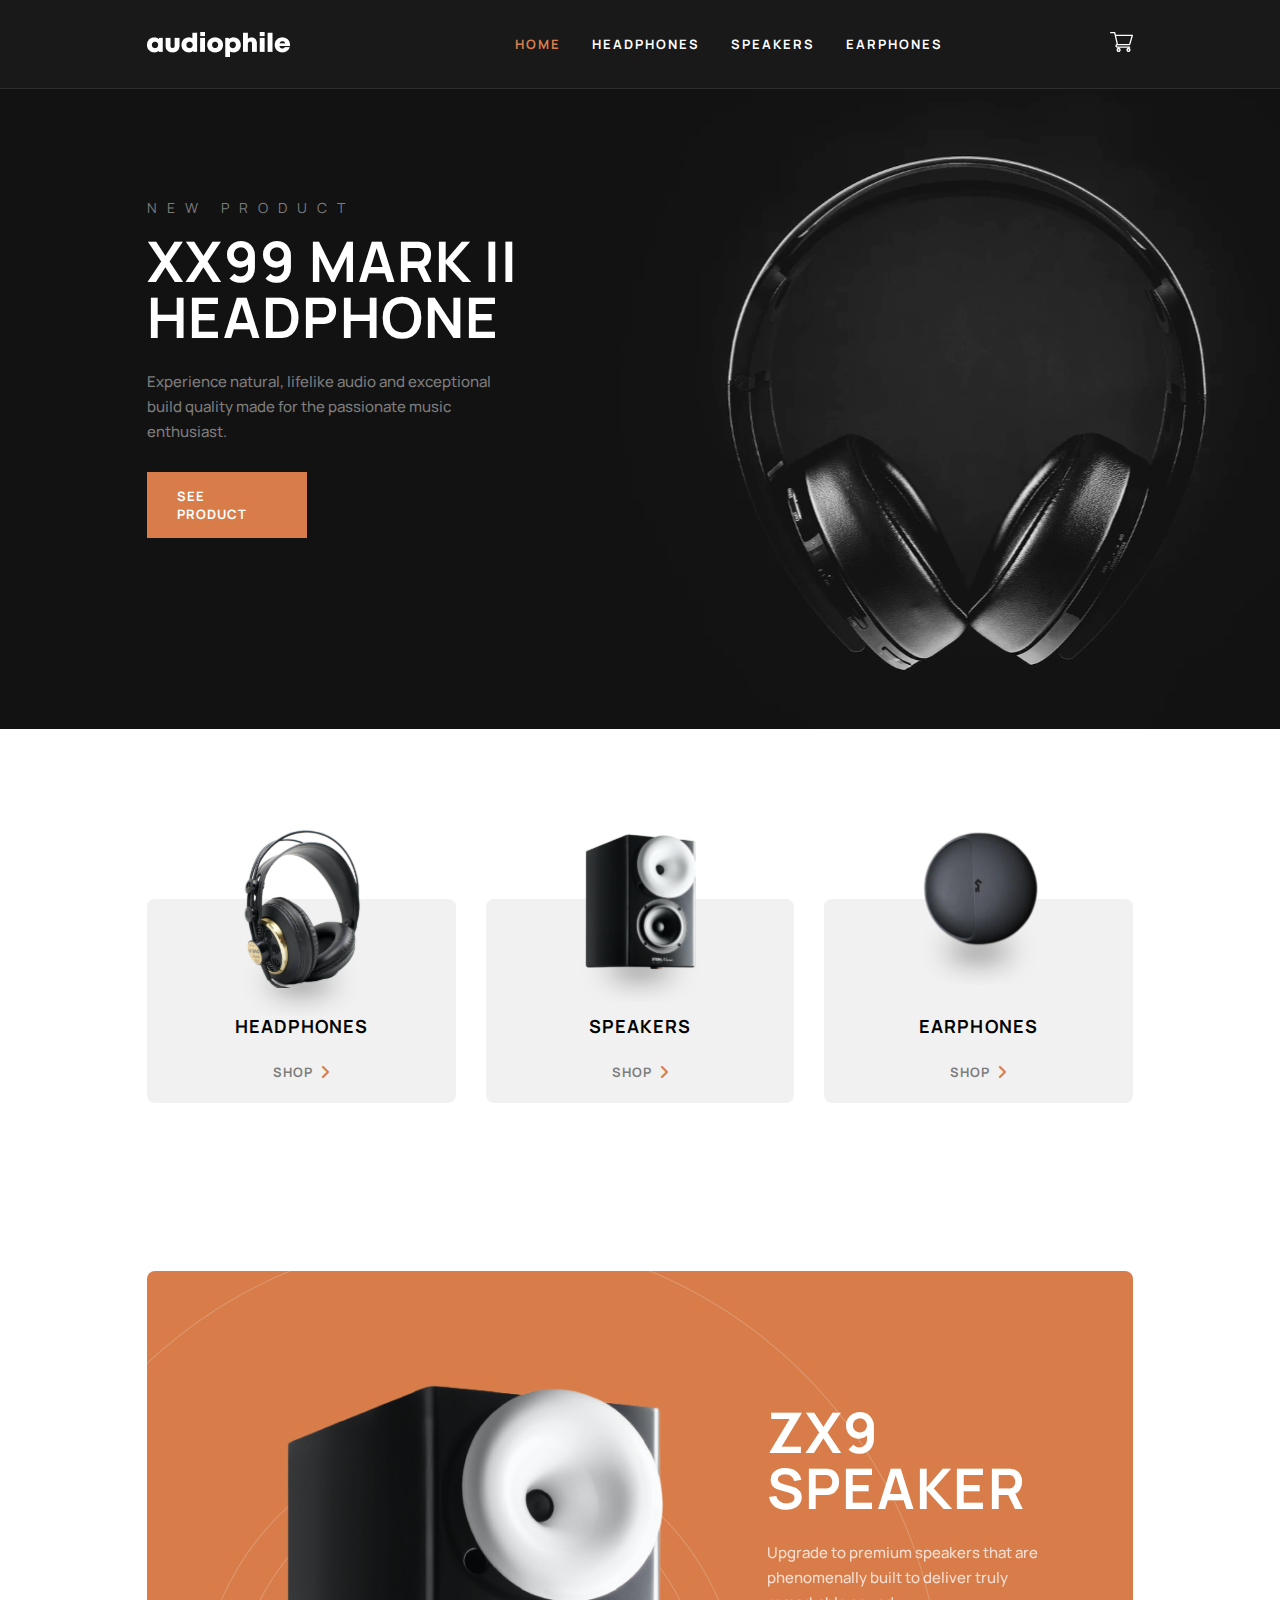
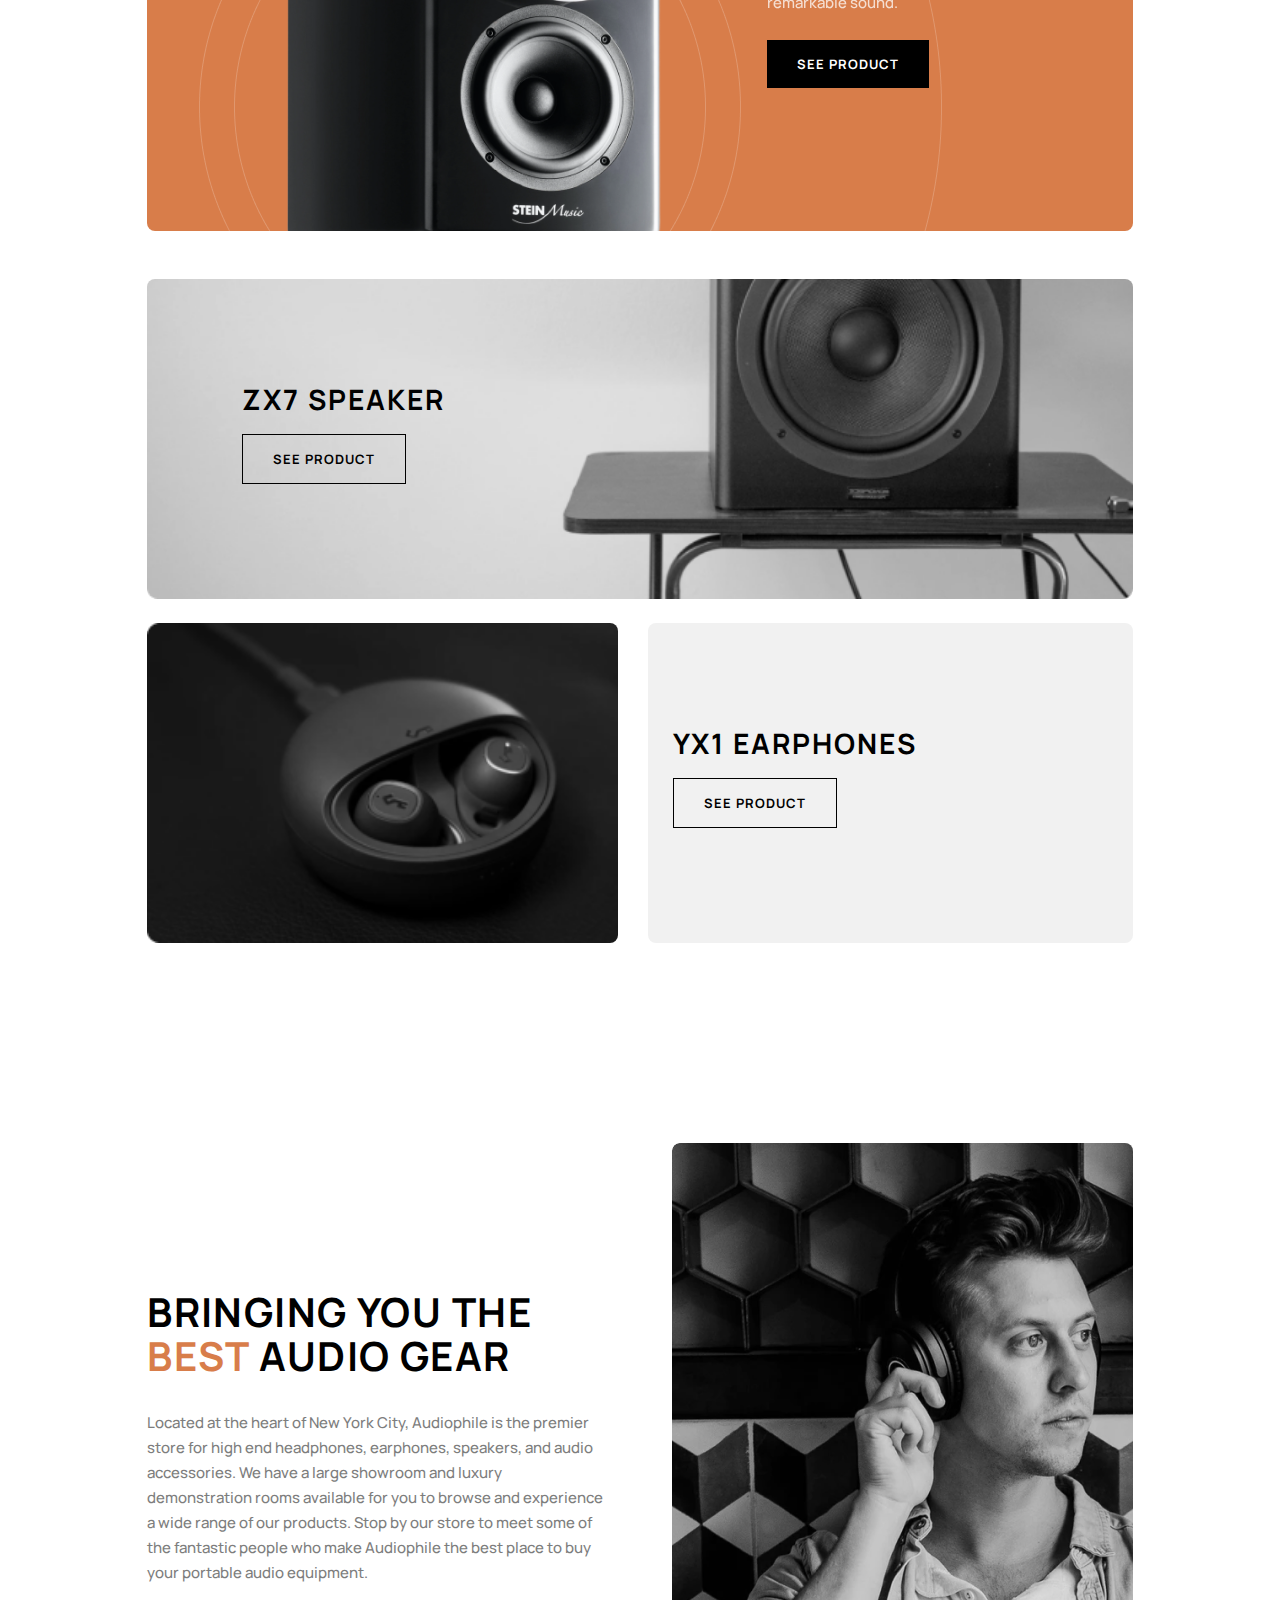
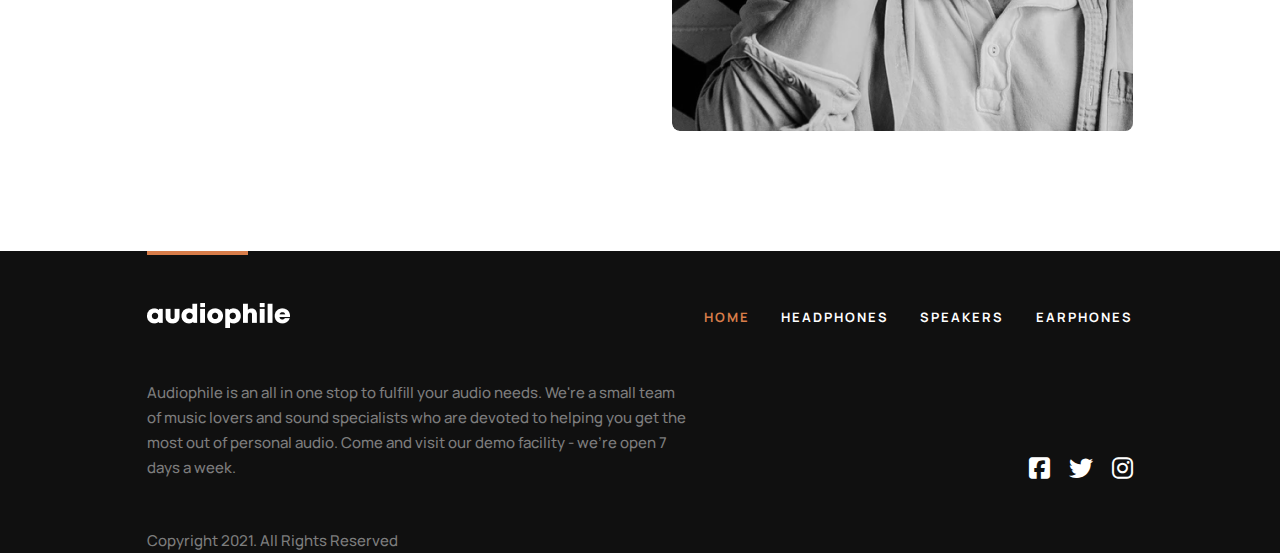
<file: index.html>
<!DOCTYPE html>
<html lang="en">

<head>
    <meta charset="UTF-8">
    <meta http-equiv="X-UA-Compatible" content="IE=edge">
    <meta name="viewport" content="width=device-width, initial-scale=1.0">
    <title>MAIN PAGE</title>
    <link rel="preconnect" href="https://fonts.googleapis.com">
    <link rel="preconnect" href="https://fonts.gstatic.com" crossorigin>
    <link href="https://fonts.googleapis.com/css2?family=Manrope:wght@400;500;700&display=swap" rel="stylesheet">
    <link rel="stylesheet" href="css/style.css">
    <link rel="stylesheet" href="https://cdnjs.cloudflare.com/ajax/libs/font-awesome/6.1.2/css/all.min.css">
</head>

<body>
    <div class="main--wrapper">
        <div class="hero-part">

            <!-- HEADER PART -->
            <header class="flex">

                <!-- NAVBAR -->
                <div class="container">
                    <nav class="site-nav flex">
                        <div class="site-nav--logo-part flex">
                            <label for="bars" class="fa-solid fa-bars"></label>
                            <a href="#" class="site-logo">
                                <img src="img/logo.png" alt="">
                            </a>
                        </div>
                        <div class="nav__links--desktop flex">
                            <a href="#" class="nav__links--item active">HOME</a>
                            <a href="headphones.html" class="nav__links--item">HEADPHONES</a>
                            <a href="speakers.html" class="nav__links--item">SPEAKERS</a>
                            <a href="earphones.html" class="nav__links--item">EARPHONES</a>
                        </div>
                        <a href="#products" class="site-nav__shop--icon">
                            <img src="img/shop-icon.svg" alt="">
                        </a>
                    </nav>
                </div>
            </header>
            <!-- BARS MENU -->
            <input type="checkbox" name="" id="bars">
            <div class="bars-menu">
                <div class="container">
                    <div class="bars-menu__content">
                        <div class="bars-menu__cards--div flex">
                            <!-- bars menu card 1 -->
                            <div class="bars-menu__card bars-menu__card1 flex">
                                <div class="img--shadow flex">
                                    <img src="img/headphone-gold.svg" alt="">
                                    <img src="img/oval--shadow.svg" class="shadow" alt="">
                                </div>
                                <h3 class="bars-menu__card--header">HEADPHONES</h3>
                                <a href="headphones.html" class="bars-menu__card-anker flex">
                                    <p class="bars-menu__anker--text">Shop</p>
                                    <i class="fa-solid fa-angle-right"></i>
                                </a>
                            </div>

                            <!-- bars menu card 2 -->
                            <div class="bars-menu__card flex">
                                <div class="img--shadow flex">
                                    <img src="img/speaker1.svg" alt="">
                                    <img src="img/oval--shadow.svg" class="shadow" alt="">
                                </div>
                                <h3 class="bars-menu__card--header">SPEAKERS</h3>
                                <a href="speakers.html" class="bars-menu__card-anker flex">
                                    <p class="bars-menu__anker--text">Shop</p>
                                    <i class="fa-solid fa-angle-right"></i>
                                </a>
                            </div>

                            <!-- bars menu card 3 -->
                            <div class="bars-menu__card flex">
                                <div class="img--shadow flex">
                                    <img src="img/earphone.svg" alt="">
                                    <img src="img/oval--shadow.svg" class="shadow" alt="">
                                </div>
                                <h3 class="bars-menu__card--header">EARPHONES</h3>
                                <a href="earphones.html" class="bars-menu__card-anker flex">
                                    <p class="bars-menu__anker--text">Shop</p>
                                    <i class="fa-solid fa-angle-right"></i>
                                </a>
                            </div>
                        </div>
                    </div>
                </div>
            </div>

            <!-- HERO CONTENT -->
            <div class="hero__content">
                <div class="container">
                    <div class="hero__content__text">
                        <h3 class="grey-header--text">NEW PRODUCT</h3>
                        <h1 class="h1-text">XX99 Mark II <br>
                            Headphone</h1>
                        <p class="greytext text-center mb28 w349 text-start-desktop">Experience natural, lifelike audio
                            and
                            exceptional build
                            quality
                            made for
                            the passionate music enthusiast.</p>
                        <a href="headphone1.html" class="btn">See Product</a>
                    </div>
                </div>
            </div>
        </div>

        <!-- PRODUCTS SECTION -->
        <main id="products">
            <div class="container">
                <div class="bars-menu__cards--div flex cards-products">
                    <!-- bars menu card 1 -->
                    <div class="bars-menu__card flex">
                        <div class="img--shadow flex">
                            <img src="img/headphone-gold.svg" alt="">
                            <img src="img/oval--shadow.svg" class="shadow" alt="">
                        </div>
                        <h3 class="bars-menu__card--header">HEADPHONES</h3>
                        <a href="headphones.html" class="bars-menu__card-anker flex">
                            <p class="bars-menu__anker--text">Shop</p>
                            <i class="fa-solid fa-angle-right"></i>
                        </a>
                    </div>

                    <!-- bars menu card 2 -->
                    <div class="bars-menu__card flex">
                        <div class="img--shadow flex">
                            <img src="img/speaker1.svg" alt="">
                            <img src="img/oval--shadow.svg" class="shadow" alt="">
                        </div>
                        <h3 class="bars-menu__card--header">SPEAKERS</h3>
                        <a href="speakers.html" class="bars-menu__card-anker flex">
                            <p class="bars-menu__anker--text">Shop</p>
                            <i class="fa-solid fa-angle-right"></i>
                        </a>
                    </div>

                    <!-- bars menu card 3 -->
                    <div class="bars-menu__card flex">
                        <div class="img--shadow flex">
                            <img src="img/earphone.svg" alt="">
                            <img src="img/oval--shadow.svg" class="shadow" alt="">
                        </div>
                        <h3 class="bars-menu__card--header">EARPHONES</h3>
                        <a href="earphones.html" class="bars-menu__card-anker flex">
                            <p class="bars-menu__anker--text">Shop</p>
                            <i class="fa-solid fa-angle-right"></i>
                        </a>
                    </div>
                </div>
        </main>


        <!-- BANNER 1 -->
        <div class="container">
            <section id="banner1">
                <div class="banner1__content">
                    <h1 class="h1-text">ZX9 <br>
                        SPEAKER</h1>
                    <p class="greytext text-center white opac75 mb24  mb40 text-start-desktop
                            ">Upgrade to premium speakers that are <br> phenomenally built to deliver
                        truly <br>
                        remarkable
                        sound.</p>
                    <a href="speaker1.html" class="btn black--btn ">See Product</a>
                </div>
            </section>
        </div>


        <!-- BANNER 2 -->
        <div class="container">
            <section id="banner2">
                <h2 class="banner2-header--text">ZX7 SPEAKER</h2>
                <a href="speaker2.html" class="btn transparent--btn">See Product</a>
            </section>
        </div>

        <!-- EARPHONE -->
        <div class="container">
            <section id="earphone">
                <div class="earphone__img" alt=""></div>
                <div class="earphone__content">
                    <h2 class="banner2-header--text mb32">YX1 EARPHONES</h2>
                    <a href="earphone.html" class="btn transparent--btn">See Product</a>
                </div>
            </section>
        </div>


        <!-- PRE FOOTER -->
        <div class="container">
            <section id="pre-footer">
                <div class="pre-footer__img" alt=""></div>
                <div class="pre-fotter__content">
                    <h2 class="banner2-header--text text-center mb32 fs40">Bringing you the <span class="orange">
                            best</span>
                        audio gear</h2>
                    <p class="greytext text-center text-start-desktop">Located at the heart of New York City, Audiophile
                        is the premier
                        store for high end headphones, earphones, speakers, and audio accessories. We have a large
                        showroom and luxury demonstration rooms available for you to browse and experience a wide range
                        of our products. Stop by our store to meet some of the fantastic people who make Audiophile the
                        best place to buy your portable audio equipment.</p>
                </div>
            </section>
        </div>


        <!-- FOOTER -->
        <footer>
            <div class="container">
                <div class="footer__content">
                    <div class="footer__line"></div>
                    <div class="footer__part1">
                        <a href="#"><img src="img/logo.png" alt=""></a>
                        <div class="footer__links">
                            <a href="#" class="nav__links--item active">HOME</a>
                            <a href="headphones.html" class="nav__links--item">HEADPHONES</a>
                            <a href="speakers.html" class="nav__links--item">SPEAKERS</a>
                            <a href="earphones.html" class="nav__links--item">EARPHONES</a>
                        </div>
                    </div>
                    <div class="footer__part2">
                        <p class="greytext text-center text-start-tablet w540">Audiophile is an all in one stop to
                            fulfill
                            your audio needs.
                            We're a small team of music lovers and sound specialists who are devoted to helping you get
                            the most out of personal audio. Come and visit our demo facility - we’re open 7 days a week.
                        </p>
                        <div class="footer__icons--list block-desktop">
                            <a class="fa-brands fa-square-facebook" href="https://www.facebook.com/"></a>
                            <a class="fa-brands fa-twitter" href="https://www.twitter.com/"></a>
                            <a class="fa-brands fa-instagram" href="https://www.instagram.com/"></a>
                        </div>
                    </div>
                    <div class="footer__part3">
                        <p class="greytext">Copyright 2021. All Rights Reserved</p>
                        <div class="footer__icons--list none-desktop">
                            <a class="fa-brands fa-square-facebook" href="https://www.facebook.com/"></a>
                            <a class="fa-brands fa-twitter" href="https://www.twitter.com/"></a>
                            <a class="fa-brands fa-instagram" href="https://www.instagram.com/"></a>
                        </div>
                    </div>
                </div>
            </div>
        </footer>
    </div>
</body>

</html>
</file>
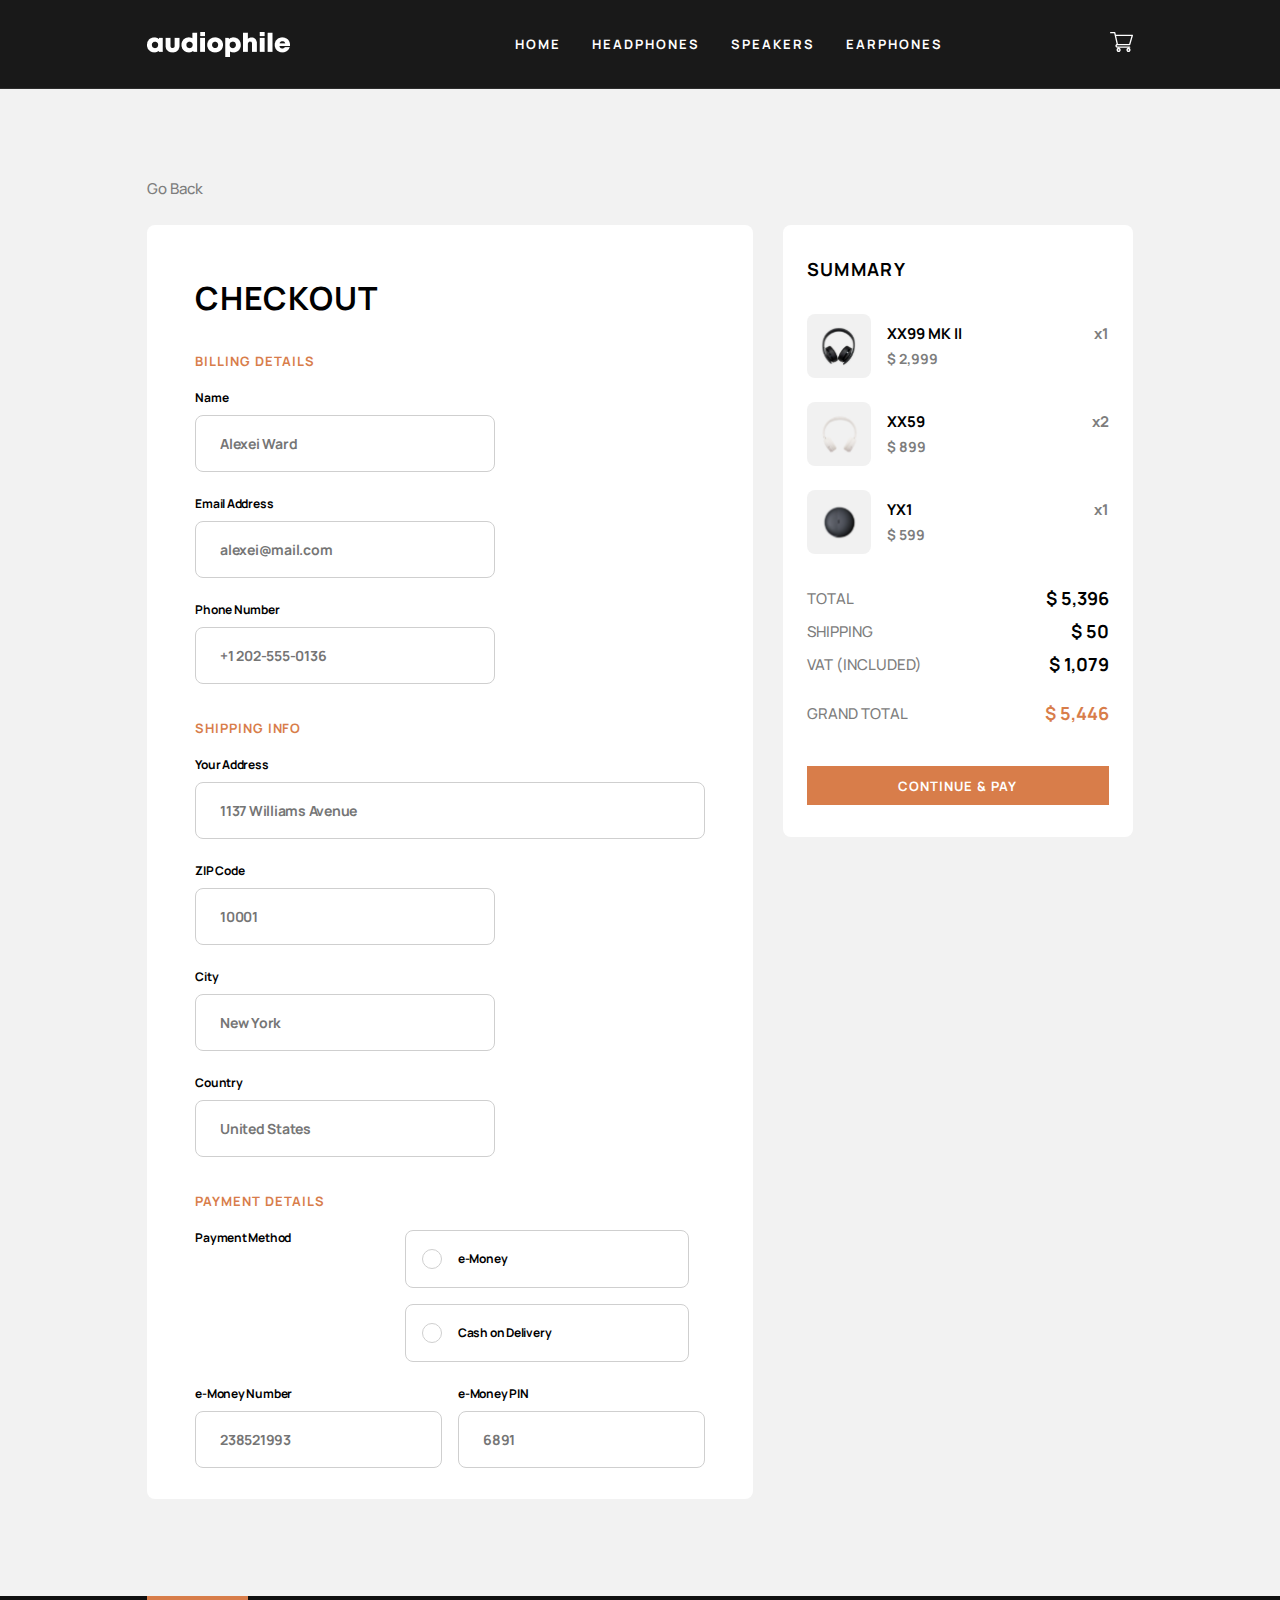
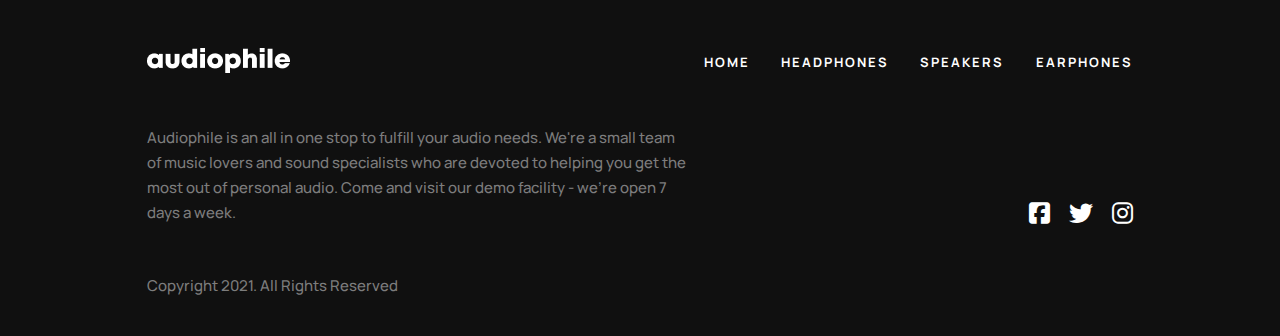
<file: checkout.html>
<!DOCTYPE html>
<html lang="en">

<head>
    <meta charset="UTF-8">
    <meta http-equiv="X-UA-Compatible" content="IE=edge">
    <meta name="viewport" content="width=device-width, initial-scale=1.0">
    <title>MAIN PAGE</title>
    <link rel="preconnect" href="https://fonts.googleapis.com">
    <link rel="preconnect" href="https://fonts.gstatic.com" crossorigin>
    <link href="https://fonts.googleapis.com/css2?family=Manrope:wght@400;500;700&display=swap" rel="stylesheet">
    <link rel="stylesheet" href="css/checkout.css">
    <link rel="stylesheet" href="https://cdnjs.cloudflare.com/ajax/libs/font-awesome/6.1.2/css/all.min.css">
</head>

<body>
    <div class="main--wrapper">
        <div class="hero-part">

            <!-- HEADER PART -->
            <header class="flex">

                <!-- NAVBAR -->
                <div class="container">
                    <nav class="site-nav flex">
                        <div class="site-nav--logo-part flex">
                            <label for="bars" class="fa-solid fa-bars"></label>
                            <a href="#" class="site-logo">
                                <img src="img/logo.png" alt="">
                            </a>
                        </div>
                        <div class="nav__links--desktop flex">
                            <a href="index.html" class="nav__links--item">HOME</a>
                            <a href="headphones.html" class="nav__links--item">HEADPHONES</a>
                            <a href="speakers.html" class="nav__links--item">SPEAKERS</a>
                            <a href="earphones.html" class="nav__links--item">EARPHONES</a>
                        </div>
                        <a href="#products" class="site-nav__shop--icon">
                            <img src="img/shop-icon.svg" alt="">
                        </a>
                    </nav>
                </div>
            </header>
            <!-- BARS MENU -->
            <input type="checkbox" name="" id="bars">
            <div class="bars-menu">
                <div class="container">
                    <div class="bars-menu__content">
                        <div class="bars-menu__cards--div flex">
                            <!-- bars menu card 1 -->
                            <div class="bars-menu__card bars-menu__card1 flex">
                                <div class="img--shadow flex">
                                    <img src="img/headphone-gold.svg" alt="">
                                    <img src="img/oval--shadow.svg" class="shadow" alt="">
                                </div>
                                <h3 class="bars-menu__card--header">HEADPHONES</h3>
                                <a href="headphones.html" class="bars-menu__card-anker flex">
                                    <p class="bars-menu__anker--text">Shop</p>
                                    <i class="fa-solid fa-angle-right"></i>
                                </a>
                            </div>

                            <!-- bars menu card 2 -->
                            <div class="bars-menu__card flex">
                                <div class="img--shadow flex">
                                    <img src="img/speaker1.svg" alt="">
                                    <img src="img/oval--shadow.svg" class="shadow" alt="">
                                </div>
                                <h3 class="bars-menu__card--header">SPEAKERS</h3>
                                <a href="speakers.html" class="bars-menu__card-anker flex">
                                    <p class="bars-menu__anker--text">Shop</p>
                                    <i class="fa-solid fa-angle-right"></i>
                                </a>
                            </div>

                            <!-- bars menu card 3 -->
                            <div class="bars-menu__card flex">
                                <div class="img--shadow flex">
                                    <img src="img/earphone.svg" alt="">
                                    <img src="img/oval--shadow.svg" class="shadow" alt="">
                                </div>
                                <h3 class="bars-menu__card--header">EARPHONES</h3>
                                <a href="earphones.html" class="bars-menu__card-anker flex">
                                    <p class="bars-menu__anker--text">Shop</p>
                                    <i class="fa-solid fa-angle-right"></i>
                                </a>
                            </div>
                        </div>
                    </div>
                </div>
            </div>





            <main>
                <form action="">
                    <div class="container">
                        <a href="index.html" class="grey-header--text">Go Back</a>
                        <section id="checkout__section">

                            <!-- CHECKOUT PART -->
                            <div class="checkout-part">
                                <h2 class="header-text">CHECKOUT</h2>

                                <!-- BILLING PART -->
                                <h3 class="orange-header-text">Billing details</h3>
                                <div class="checkout-part__form--billing">
                                    <div class="input--div">
                                        <label class="db" for="name">Name</label>
                                        <input type="text" name="Name" id="name" placeholder="Alexei Ward">
                                    </div>
                                    <div class="input--div">
                                        <label class="db" for="mail">Email Address</label>
                                        <input type="email" name="e-mail" id="mail" placeholder="alexei@mail.com"
                                            required>
                                    </div>
                                    <div class="input--div">
                                        <label class="db" for="phone">Phone Number</label>
                                        <input type="number" name="phone" id="phone" placeholder="+1 202-555-0136">
                                    </div>
                                </div>

                                <!-- SHIPPING PART -->
                                <h3 class="orange-header-text">shipping info</h3>
                                <div class="checkout-part__form--shipping">
                                    <div class="input--div w100">
                                        <label class="db" for="Address">Your Address</label>
                                        <input type="text" name="address" id="Address"
                                            placeholder="1137 Williams Avenue">
                                    </div>
                                    <div class="input--div">
                                        <label class="db" for="zip">ZIP Code</label>
                                        <input type="number" name="zip-code" id="zip" placeholder="10001">
                                    </div>
                                    <div class="input--div">
                                        <label class="db" for="City">City</label>
                                        <input type="text" name="city" id="City" placeholder="New York">
                                    </div>
                                    <div class="input--div">
                                        <label class="db" for="country">Country</label>
                                        <input type="text" name="country" id="country" placeholder="United States">
                                    </div>
                                </div>


                                <!-- PAYMENT PART -->
                                <h3 class="orange-header-text">payment details</h3>
                                <div class="checkout-part__form--payment">
                                    <div class="input--div df">
                                        <h3 for="" class="db">Payment Method</h3>

                                        <div class="radio-buttons">
                                            <label for="e-money" class="db radio">
                                                <input type="radio" name="cash" id="e-money" class="radio-input">
                                                <div class="radio__circle">
                                                    <div class="radio__circle--inner">
                                                    </div>
                                                </div>
                                                e-Money
                                            </label>
                                            <label for="cash" class="db radio">
                                                <input type="radio" name="cash" id="cash" class="radio-input">
                                                <div class="radio__circle">
                                                    <div class="radio__circle--inner">
                                                    </div>
                                                </div>
                                                Cash on Delivery
                                            </label>
                                        </div>
                                    </div>

                                    <div class="payment__contacts--inputs">
                                        <div class="input--div">
                                            <label class="db" for="e-number">e-Money Number</label>
                                            <input type="number" name="e-number" id="e-number" placeholder="238521993">
                                        </div>
                                        <div class="input--div">
                                            <label class="db" for="pin">e-Money PIN</label>
                                            <input type="number" name="pin" id="pin" placeholder="6891">
                                        </div>
                                    </div>
                                </div>
                            </div>



                            <!-- SUMMARY PART -->
                            <div class="summary__part">
                                <h2 class="summary__header--text">summary</h2>

                                <div class="products__part">
                                    <div class="product__card">
                                        <img src="img/product1.svg" alt="">
                                        <div class="product--info">
                                            <div class="product__info--part1">
                                                <p class="product-name">XX99 MK II </p>
                                                <p class="price--text">$ 2,999</p>
                                            </div>
                                            <p class="product-number">x1</p>
                                        </div>
                                    </div>
                                    <div class="product__card">
                                        <img src="img/product2.svg" alt="">
                                        <div class="product--info">
                                            <div class="product__info--part1">
                                                <p class="product-name">XX59</p>
                                                <p class="price--text">$ 899</p>
                                            </div>
                                            <p class="product-number">x2</p>
                                        </div>
                                    </div>
                                    <div class="product__card">
                                        <img src="img/product3.svg" alt="">
                                        <div class="product--info">
                                            <div class="product__info--part1">
                                                <p class="product-name">YX1</p>
                                                <p class="price--text">$ 599</p>
                                            </div>
                                            <p class="product-number">x1</p>
                                        </div>
                                    </div>
                                </div>

                                <div class="price__part">
                                    <div class="price__row">
                                        <p class="price__category">TOTAL</p>
                                        <p class="price">$ 5,396</p>
                                    </div>
                                    <div class="price__row">
                                        <p class="price__category">SHIPPING</p>
                                        <p class="price">$ 50</p>
                                    </div>
                                    <div class="price__row mb24">
                                        <p class="price__category">VAT (INCLUDED)</p>
                                        <p class="price">$ 1,079</p>
                                    </div>
                                    <div class="price__row">
                                        <p class="price__category">GRAND TOTAL</p>
                                        <p class="price orange">$ 5,446</p>
                                    </div>
                                </div>

                                <button type="submit" class="pay-btn">CONTINUE & PAY</button>
                            </div>
                        </section>
                    </div>
                </form>
            </main>






            <!-- FOOTER -->
            <footer>
                <div class="container">
                    <div class="footer__content">
                        <div class="footer__line"></div>
                        <div class="footer__part1">
                            <a href="#"><img src="img/logo.png" alt=""></a>
                            <div class="footer__links">
                                <a href="#" class="nav__links--item">HOME</a>
                                <a href="headphones.html" class="nav__links--item">HEADPHONES</a>
                                <a href="speakers.html" class="nav__links--item">SPEAKERS</a>
                                <a href="earphones.html" class="nav__links--item">EARPHONES</a>
                            </div>
                        </div>
                        <div class="footer__part2">
                            <p class="greytext text-center text-start-tablet w540">Audiophile is an all in one stop to
                                fulfill
                                your audio needs.
                                We're a small team of music lovers and sound specialists who are devoted to helping you
                                get
                                the most out of personal audio. Come and visit our demo facility - we’re open 7 days a
                                week.
                            </p>
                            <div class="footer__icons--list block-desktop">
                                <a class="fa-brands fa-square-facebook" href="https://www.facebook.com/"></a>
                                <a class="fa-brands fa-twitter" href="https://www.twitter.com/"></a>
                                <a class="fa-brands fa-instagram" href="https://www.instagram.com/"></a>
                            </div>
                        </div>
                        <div class="footer__part3">
                            <p class="greytext">Copyright 2021. All Rights Reserved</p>
                            <div class="footer__icons--list none-desktop">
                                <a class="fa-brands fa-square-facebook" href="https://www.facebook.com/"></a>
                                <a class="fa-brands fa-twitter" href="https://www.twitter.com/"></a>
                                <a class="fa-brands fa-instagram" href="https://www.instagram.com/"></a>
                            </div>
                        </div>
                    </div>
                </div>
            </footer>
        </div>
</body>

</html>
</file>
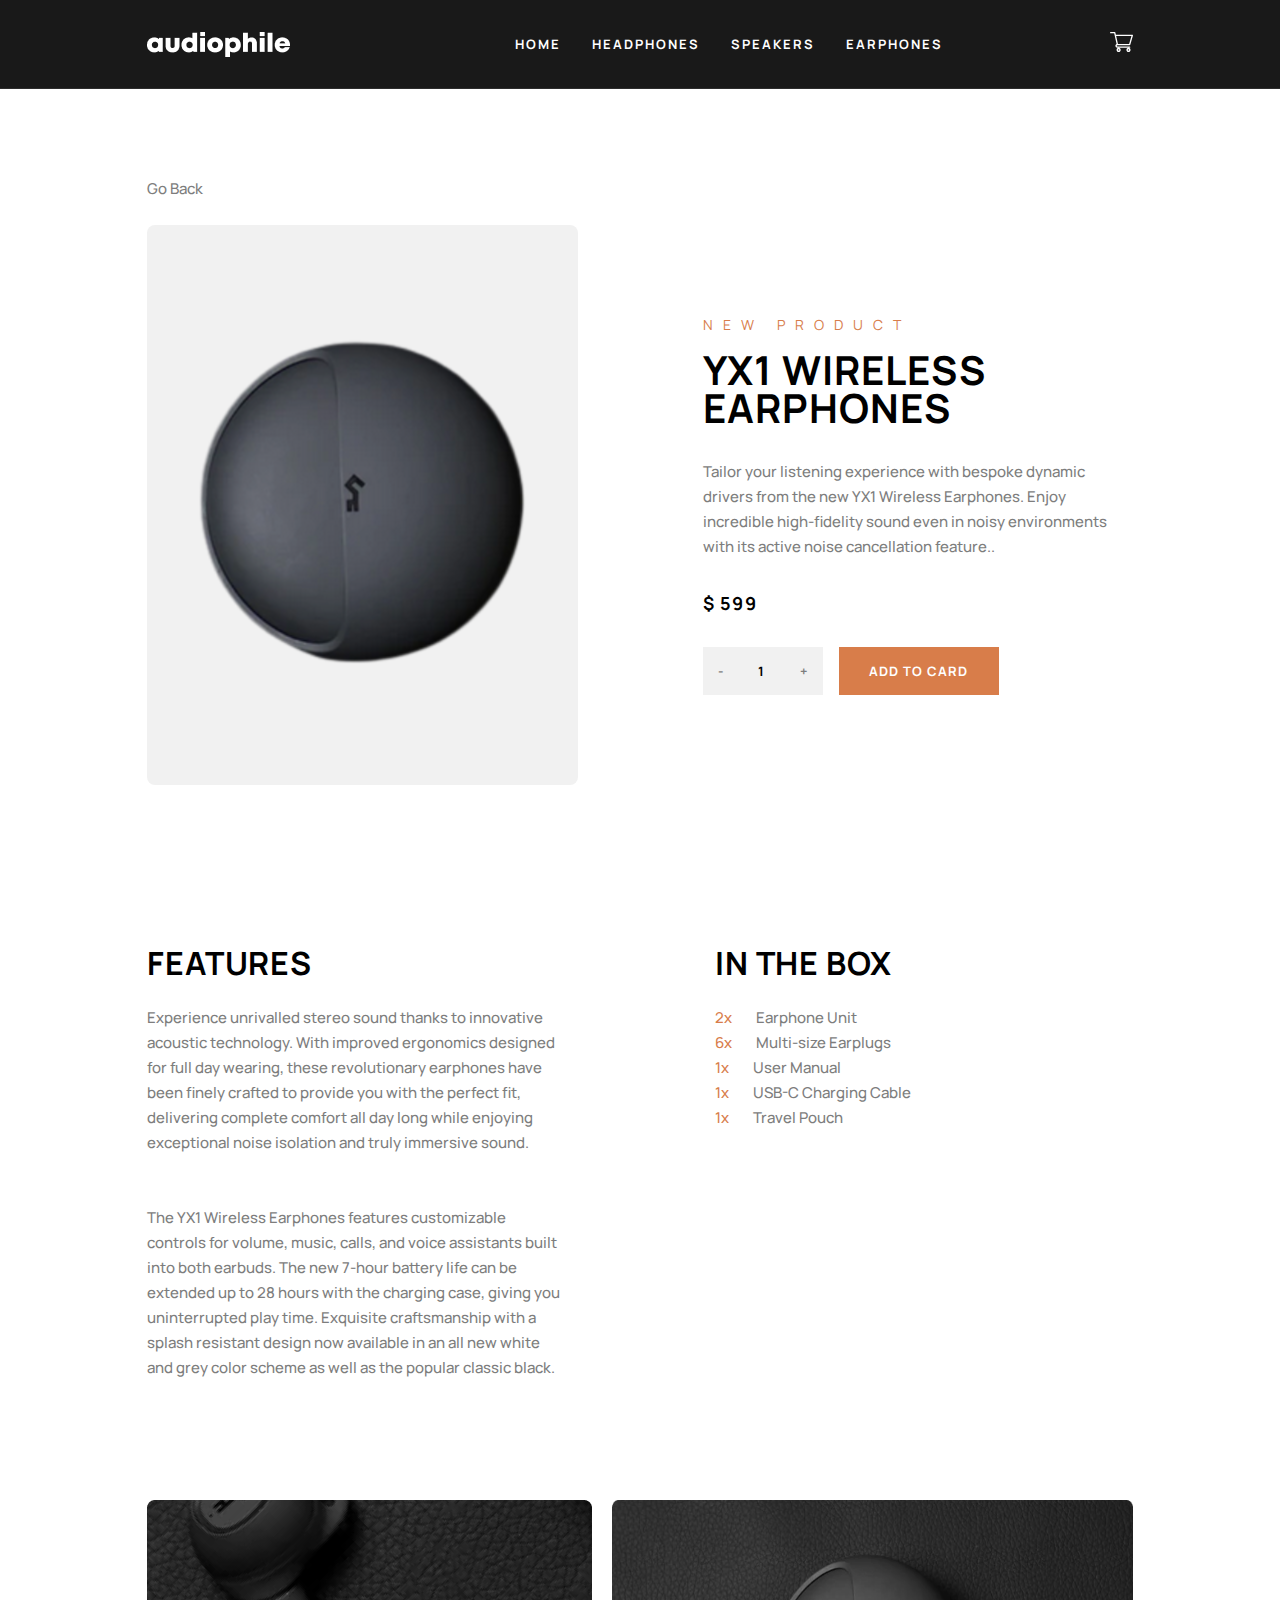
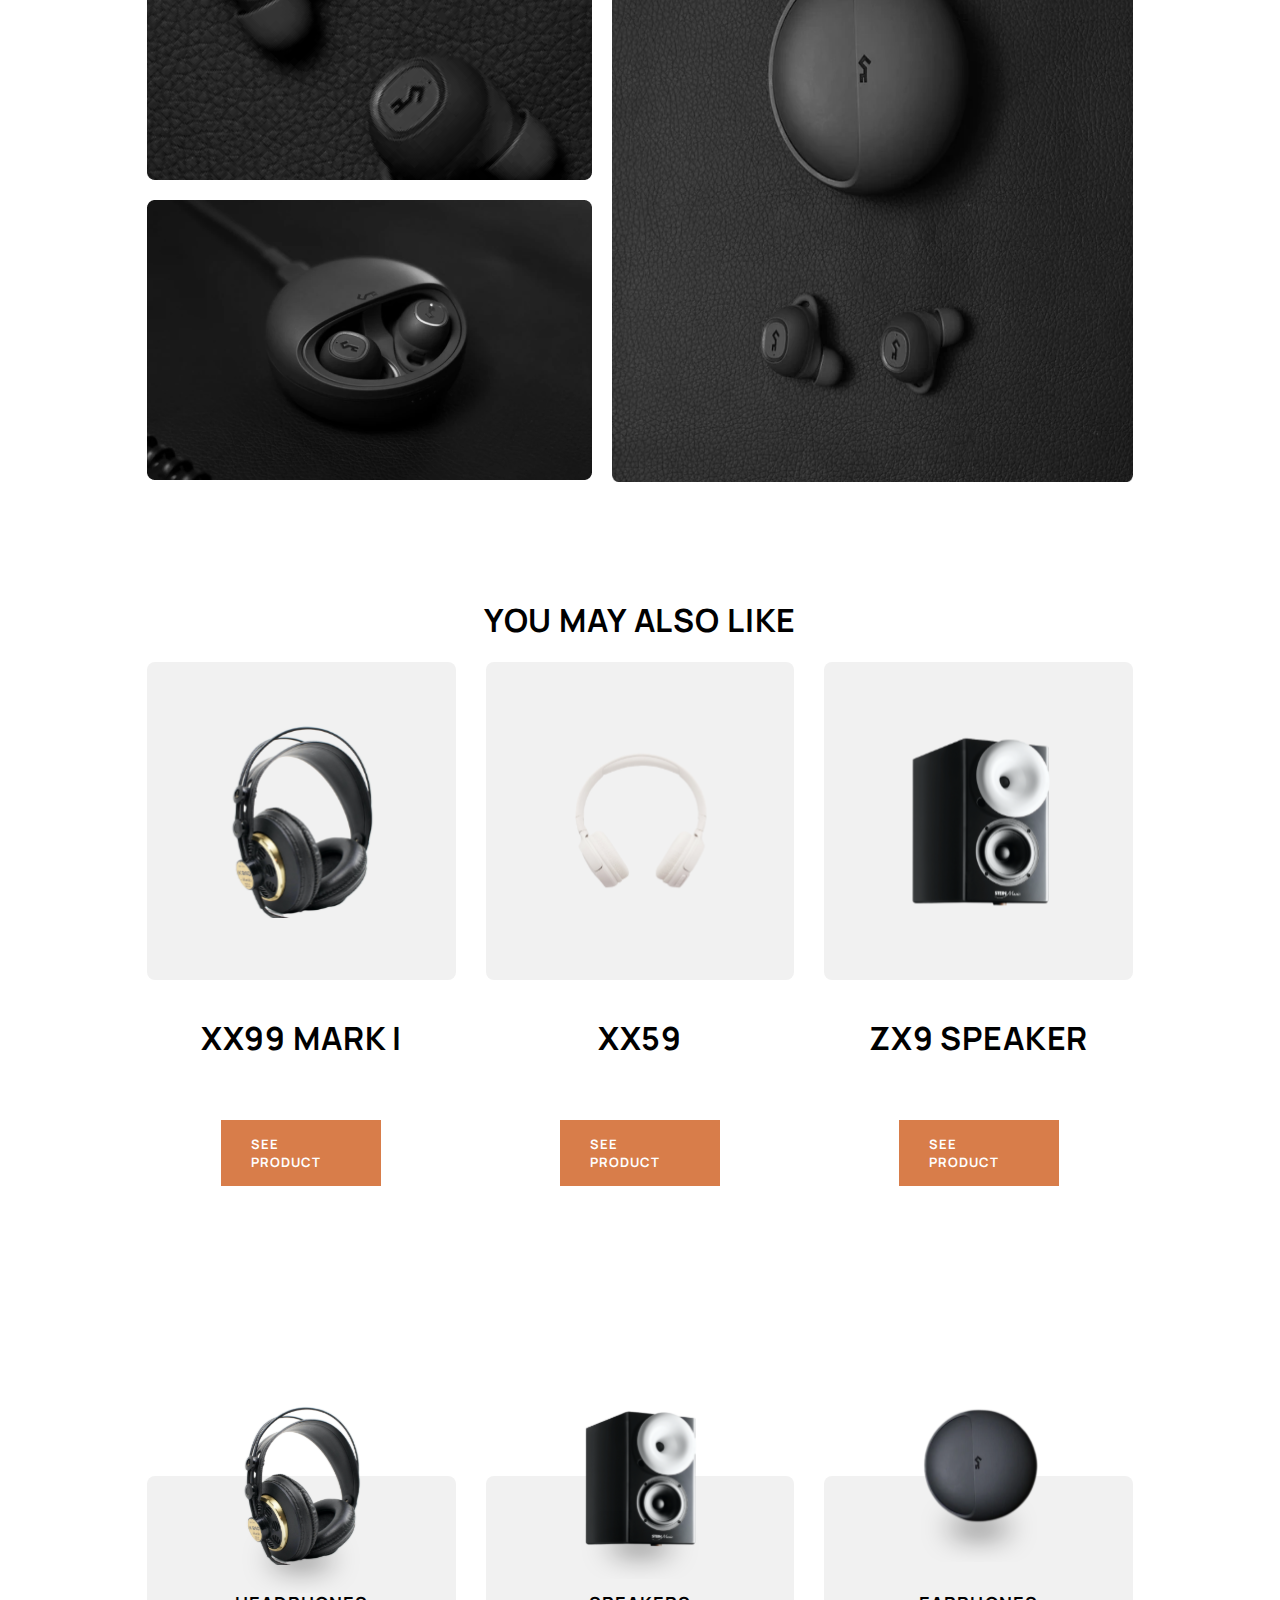
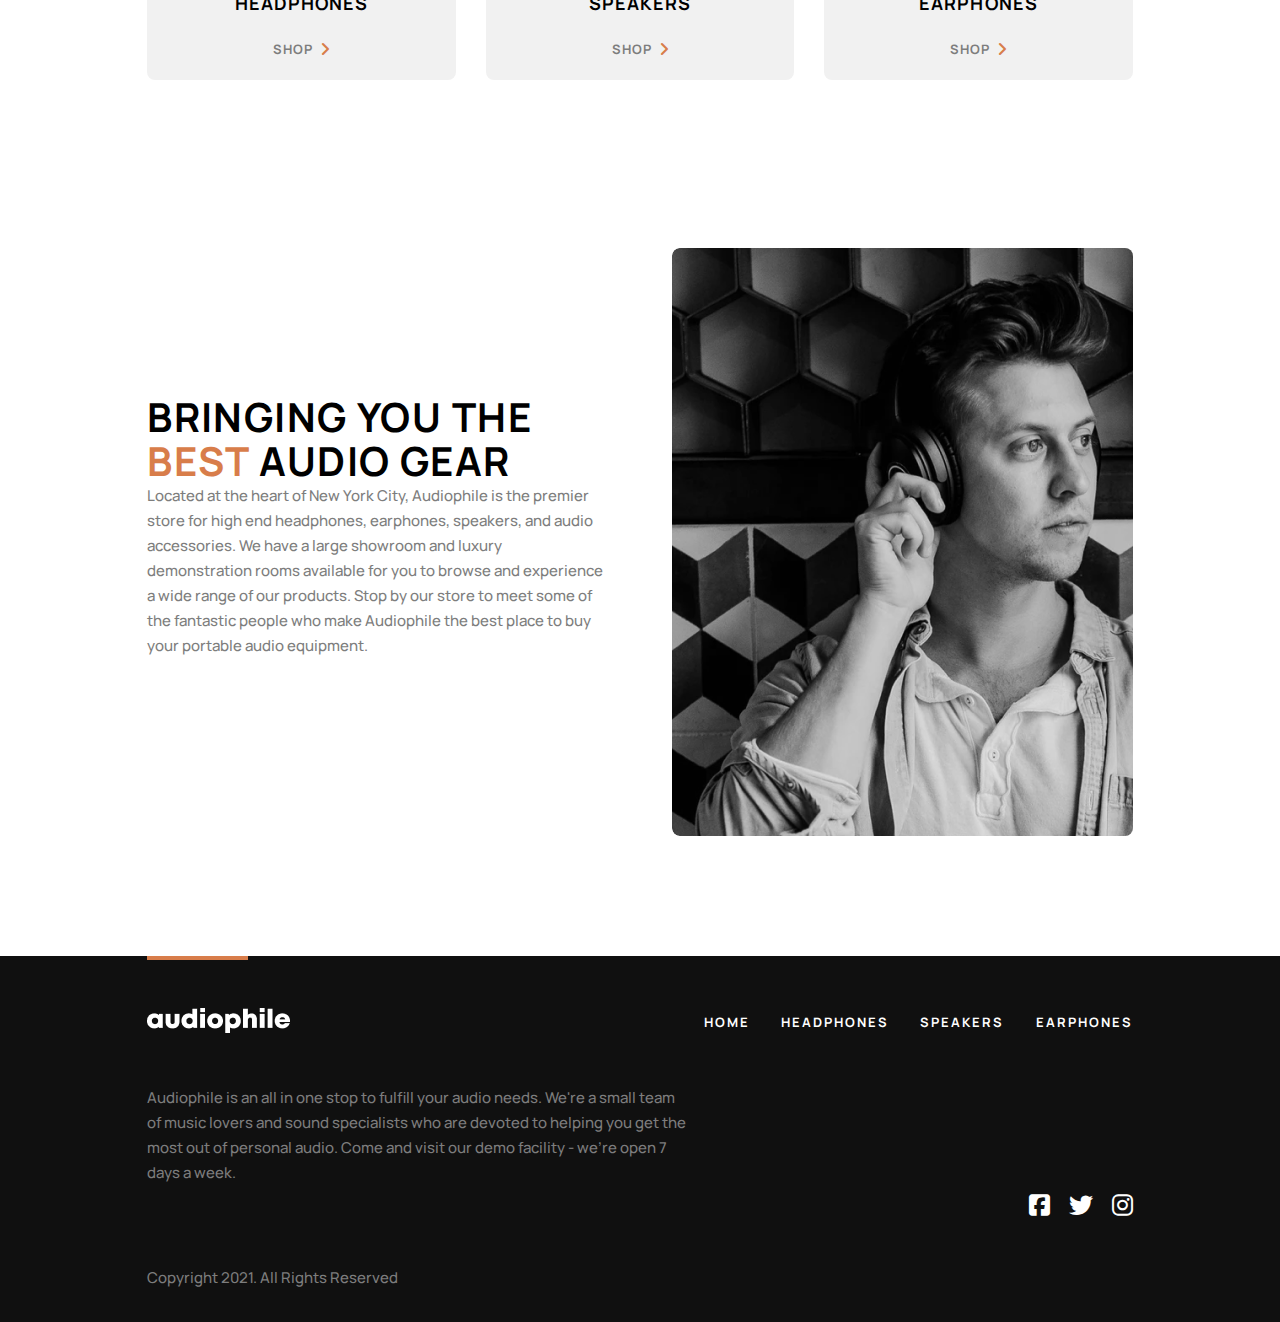
<file: earphone.html>
<!DOCTYPE html>
<html lang="en">

<head>
    <meta charset="UTF-8">
    <meta http-equiv="X-UA-Compatible" content="IE=edge">
    <meta name="viewport" content="width=device-width, initial-scale=1.0">
    <title>YX1 WIRELESS
        EARPHONES</title>
    <link rel="preconnect" href="https://fonts.googleapis.com">
    <link rel="preconnect" href="https://fonts.gstatic.com" crossorigin>
    <link href="https://fonts.googleapis.com/css2?family=Manrope:wght@400;500;700&display=swap" rel="stylesheet">
    <link rel="stylesheet" href="css/headphone1.css">
    <link rel="stylesheet" href="https://cdnjs.cloudflare.com/ajax/libs/font-awesome/6.1.2/css/all.min.css">
</head>

<body>
    <div class="main--wrapper">
        <div class="hero-part">

            <!-- HEADER PART -->
            <header class="flex">
                <!-- NAVBAR -->
                <div class="container">
                    <nav class="site-nav flex">
                        <div class="site-nav--logo-part flex">
                            <label for="bars" class="fa-solid fa-bars"></label>
                            <a href="#" class="site-logo">
                                <img src="img/logo.png" alt="">
                            </a>
                        </div>
                        <div class="nav__links--desktop flex">
                            <a href="index.html " class="nav__links--item ">HOME</a>
                            <a href="headphones.html" class="nav__links--item">HEADPHONES</a>
                            <a href="speakers.html" class="nav__links--item">SPEAKERS</a>
                            <a href="earphones.html" class="nav__links--item">EARPHONES</a>
                        </div>
                        <a href="#products" class="site-nav__shop--icon">
                            <img src="img/shop-icon.svg" alt="">
                        </a>
                    </nav>
                </div>
            </header>
            <!-- BARS MENU -->
            <input type="checkbox" name="" id="bars">
            <div class="bars-menu">
                <div class="container">
                    <div class="bars-menu__content">
                        <div class="bars-menu__cards--div flex">
                            <!-- bars menu card 1 -->
                            <div class="bars-menu__card bars-menu__card1 flex">
                                <div class="img--shadow flex">
                                    <img src="img/headphone-gold.svg" alt="">
                                    <img src="img/oval--shadow.svg" class="shadow" alt="">
                                </div>
                                <h3 class="bars-menu__card--header">HEADPHONES</h3>
                                <a href="headphones.html" class="bars-menu__card-anker flex">
                                    <p class="bars-menu__anker--text">Shop</p>
                                    <i class="fa-solid fa-angle-right"></i>
                                </a>
                            </div>

                            <!-- bars menu card 2 -->
                            <div class="bars-menu__card flex">
                                <div class="img--shadow flex">
                                    <img src="img/speaker1.svg" alt="">
                                    <img src="img/oval--shadow.svg" class="shadow" alt="">
                                </div>
                                <h3 class="bars-menu__card--header">SPEAKERS</h3>
                                <a href="speakers.html" class="bars-menu__card-anker flex">
                                    <p class="bars-menu__anker--text">Shop</p>
                                    <i class="fa-solid fa-angle-right"></i>
                                </a>
                            </div>

                            <!-- bars menu card 3 -->
                            <div class="bars-menu__card flex">
                                <div class="img--shadow flex">
                                    <img src="img/earphone.svg" alt="">
                                    <img src="img/oval--shadow.svg" class="shadow" alt="">
                                </div>
                                <h3 class="bars-menu__card--header">EARPHONES</h3>
                                <a href="earphones.html" class="bars-menu__card-anker flex">
                                    <p class="bars-menu__anker--text">Shop</p>
                                    <i class="fa-solid fa-angle-right"></i>
                                </a>
                            </div>
                        </div>
                    </div>
                </div>
            </div>


            <!-- MAIN -->
            <main>
                <div class="container">
                    <a href="earphones.html" class="grey-header--text mb24 anker-center">Go Back</a>

                    <!-- MAIN PART 1 -->
                    <section class="main__part1">
                        <div class="main-part1__img--part">
                            <img src="img/earphone-img.svg" alt="">
                        </div>
                        <div class="main-part1__content">
                            <h3 class="orange-header--text">NEW PRODUCT</h3>
                            <h1 class="header-text">YX1 WIRELESS <br>
                                EARPHONES</h1>
                            <p class="greytext center710">Tailor your listening experience with bespoke dynamic drivers
                                from the new YX1 Wireless Earphones. Enjoy incredible high-fidelity sound even in noisy
                                environments with its active noise cancellation feature..</p>
                            <div class="price-text">$ 599</div>
                            <div class="main-part1__buttons--div">
                                <a href="#" class="add-btn">
                                    <p class="function">-</p>
                                    <p class="number">1</p>
                                    <p class="function">+</p>
                                </a>
                                <a href="checkout.html" class="btn">ADD TO CARD</a>
                            </div>
                        </div>
                    </section>



                    <!-- MAIN PART 2 -->
                    <section class="main__part2">
                        <div class="main__part2--part1">
                            <h2 class="main-part2__header--text">FEATURES</h2>
                            <p class="main-part2__p greytext">Experience unrivalled stereo sound thanks to innovative
                                acoustic technology. With improved ergonomics designed for full day wearing, these
                                revolutionary earphones have been finely crafted to provide you with the perfect fit,
                                delivering complete comfort all day long while enjoying exceptional noise isolation and
                                truly immersive sound.
                            </p>
                            <br>
                            <p class="main-part2__p greytext">
                                The YX1 Wireless Earphones features customizable controls for volume, music, calls, and
                                voice assistants built into both earbuds. The new 7-hour battery life can be extended up
                                to 28 hours with the charging case, giving you uninterrupted play time. Exquisite
                                craftsmanship with a splash resistant design now available in an all new white and grey
                                color scheme as well as the popular classic black.
                            </p>
                        </div>
                        <div class="main__part2--part2">
                            <ul class="main-part2__header--text">in the box</ul>
                            <div class="main-part2__list">
                                <li class="main-part2__list--text"><span class="orange-number">2x</span>Earphone Unit
                                </li>
                                <li class="main-part2__list--text"><span class="orange-number">6x</span>Multi-size
                                    Earplugs
                                </li>
                                <li class="main-part2__list--text"><span class="orange-number">1x</span>User Manual
                                </li>
                                <li class="main-part2__list--text"><span class="orange-number">1x</span>USB-C Charging
                                    Cable
                                </li>
                                <li class="main-part2__list--text"><span class="orange-number">1x</span>Travel Pouch
                                </li>
                            </div>
                        </div>
                    </section>


                    <!-- MAIN IMAGES SECTION -->
                    <section class="main__images--div">
                        <div class="main-images-part1">
                            <div class="main-images__sm-img">
                                <img src="img/e1-main-img1.png" alt="">
                            </div>
                            <div class="main-images__sm-img">
                                <img src="img/e1-main-img2.png" alt="">
                            </div>
                        </div>
                        <div class="main-images-part2">
                            <img src="img/e1-main-img3.png" alt="">
                        </div>
                    </section>


                    <!-- MAIN CARDS SECTION -->
                    <h2 class="main-part2__header--text text-center">you may also like</h2>
                    <section class="main__cards">
                        <div class="main-cards__card">
                            <div class="main-card__img--div">
                                <img src="img/headphone2-img.svg" alt="">
                            </div>
                            <h3 class="main-part2__header--text text-center m0">XX99 MARK I</h3>
                            <a href="headphone2.html" class="btn center">See Product</a>
                        </div>
                        <div class="main-cards__card">
                            <div class="main-card__img--div">
                                <img src="img/white-headphone-sm.svg" alt="">
                            </div>
                            <h3 class="main-part2__header--text text-center m0">XX59 </h3>
                            <a href="headphone3.html" class="btn center">See Product</a>
                        </div>
                        <div class="main-cards__card">
                            <div class="main-card__img--div">
                                <img src="img/speaker1-img.svg" alt="">
                            </div>
                            <h3 class="main-part2__header--text text-center m0">ZX9 SPEAKER</h3>
                            <a href="speaker1.html" class="btn center">See Product</a>
                        </div>
                    </section>
                </div>
            </main>













            <!-- PRODUCTS SECTION -->
            <main id="products">
                <div class="container">
                    <div class="bars-menu__cards--div flex cards-products">
                        <!-- bars menu card 1 -->
                        <div class="bars-menu__card flex">
                            <div class="img--shadow flex">
                                <img src="img/headphone-gold.svg" alt="">
                                <img src="img/oval--shadow.svg" class="shadow" alt="">
                            </div>
                            <h3 class="bars-menu__card--header">HEADPHONES</h3>
                            <a href="headphones.html" class="bars-menu__card-anker flex">
                                <p class="bars-menu__anker--text">Shop</p>
                                <i class="fa-solid fa-angle-right"></i>
                            </a>
                        </div>

                        <!-- bars menu card 2 -->
                        <div class="bars-menu__card flex">
                            <div class="img--shadow flex">
                                <img src="img/speaker1.svg" alt="">
                                <img src="img/oval--shadow.svg" class="shadow" alt="">
                            </div>
                            <h3 class="bars-menu__card--header">SPEAKERS</h3>
                            <a href="speakers.html" class="bars-menu__card-anker flex">
                                <p class="bars-menu__anker--text">Shop</p>
                                <i class="fa-solid fa-angle-right"></i>
                            </a>
                        </div>

                        <!-- bars menu card 3 -->
                        <div class="bars-menu__card flex">
                            <div class="img--shadow flex">
                                <img src="img/earphone.svg" alt="">
                                <img src="img/oval--shadow.svg" class="shadow" alt="">
                            </div>
                            <h3 class="bars-menu__card--header">EARPHONES</h3>
                            <a href="earphones.html" class="bars-menu__card-anker flex">
                                <p class="bars-menu__anker--text">Shop</p>
                                <i class="fa-solid fa-angle-right"></i>
                            </a>
                        </div>
                    </div>
            </main>
            <!-- PRE FOOTER -->
            <div class="container">
                <section id="pre-footer">
                    <div class="pre-footer__img" alt=""></div>
                    <div class="pre-fotter__content">
                        <h2 class="banner2-header--text text-center mb32 fs40">Bringing you the <span class="orange">
                                best</span>
                            audio gear</h2>
                        <p class="greytext text-center text-start-desktop">Located at the heart of New York City,
                            Audiophile
                            is the premier
                            store for high end headphones, earphones, speakers, and audio accessories. We have a large
                            showroom and luxury demonstration rooms available for you to browse and experience a wide
                            range
                            of our products. Stop by our store to meet some of the fantastic people who make Audiophile
                            the
                            best place to buy your portable audio equipment.</p>
                    </div>
                </section>
            </div>


            <!-- FOOTER -->
            <footer>
                <div class="container">
                    <div class="footer__content">
                        <div class="footer__line"></div>
                        <div class="footer__part1">
                            <a href="#"><img src="img/logo.png" alt=""></a>
                            <div class="footer__links">
                                <a href="index.html" class="nav__links--item ">HOME</a>
                                <a href="headphones.html" class="nav__links--item">HEADPHONES</a>
                                <a href="speakers.html" class="nav__links--item">SPEAKERS</a>
                                <a href="earphones.html" class="nav__links--item">EARPHONES</a>
                            </div>
                        </div>
                        <div class="footer__part2">
                            <p class="greytext text-center text-start-tablet w540">Audiophile is an all in one stop to
                                fulfill
                                your audio needs.
                                We're a small team of music lovers and sound specialists who are devoted to helping you
                                get
                                the most out of personal audio. Come and visit our demo facility - we’re open 7 days a
                                week.
                            </p>
                            <div class="footer__icons--list block-desktop">
                                <a class="fa-brands fa-square-facebook" href="https://www.facebook.com/"></a>
                                <a class="fa-brands fa-twitter" href="https://www.twitter.com/"></a>
                                <a class="fa-brands fa-instagram" href="https://www.instagram.com/"></a>
                            </div>
                        </div>
                        <div class="footer__part3">
                            <p class="greytext">Copyright 2021. All Rights Reserved</p>
                            <div class="footer__icons--list none-desktop">
                                <a class="fa-brands fa-square-facebook" href="https://www.facebook.com/"></a>
                                <a class="fa-brands fa-twitter" href="https://www.twitter.com/"></a>
                                <a class="fa-brands fa-instagram" href="https://www.instagram.com/"></a>
                            </div>
                        </div>
                    </div>
                </div>
            </footer>
        </div>
</body>

</html>
</file>
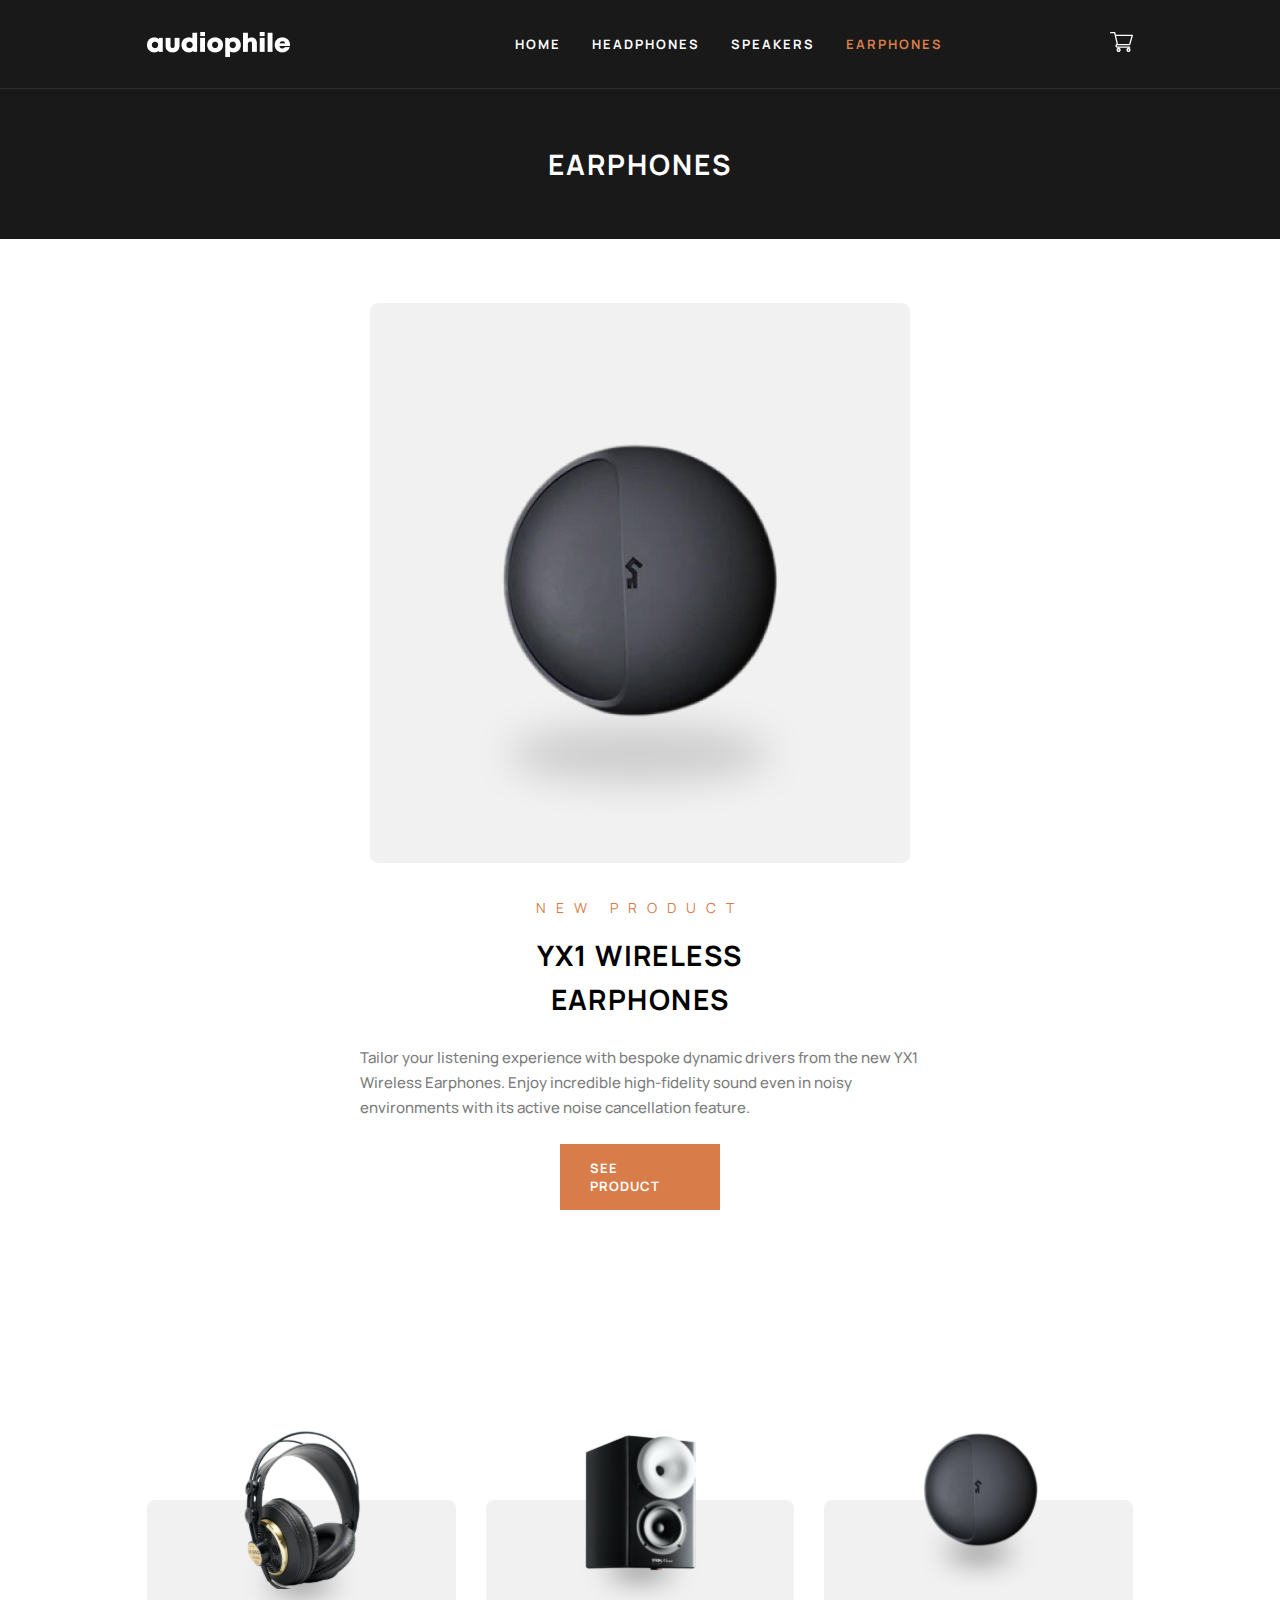
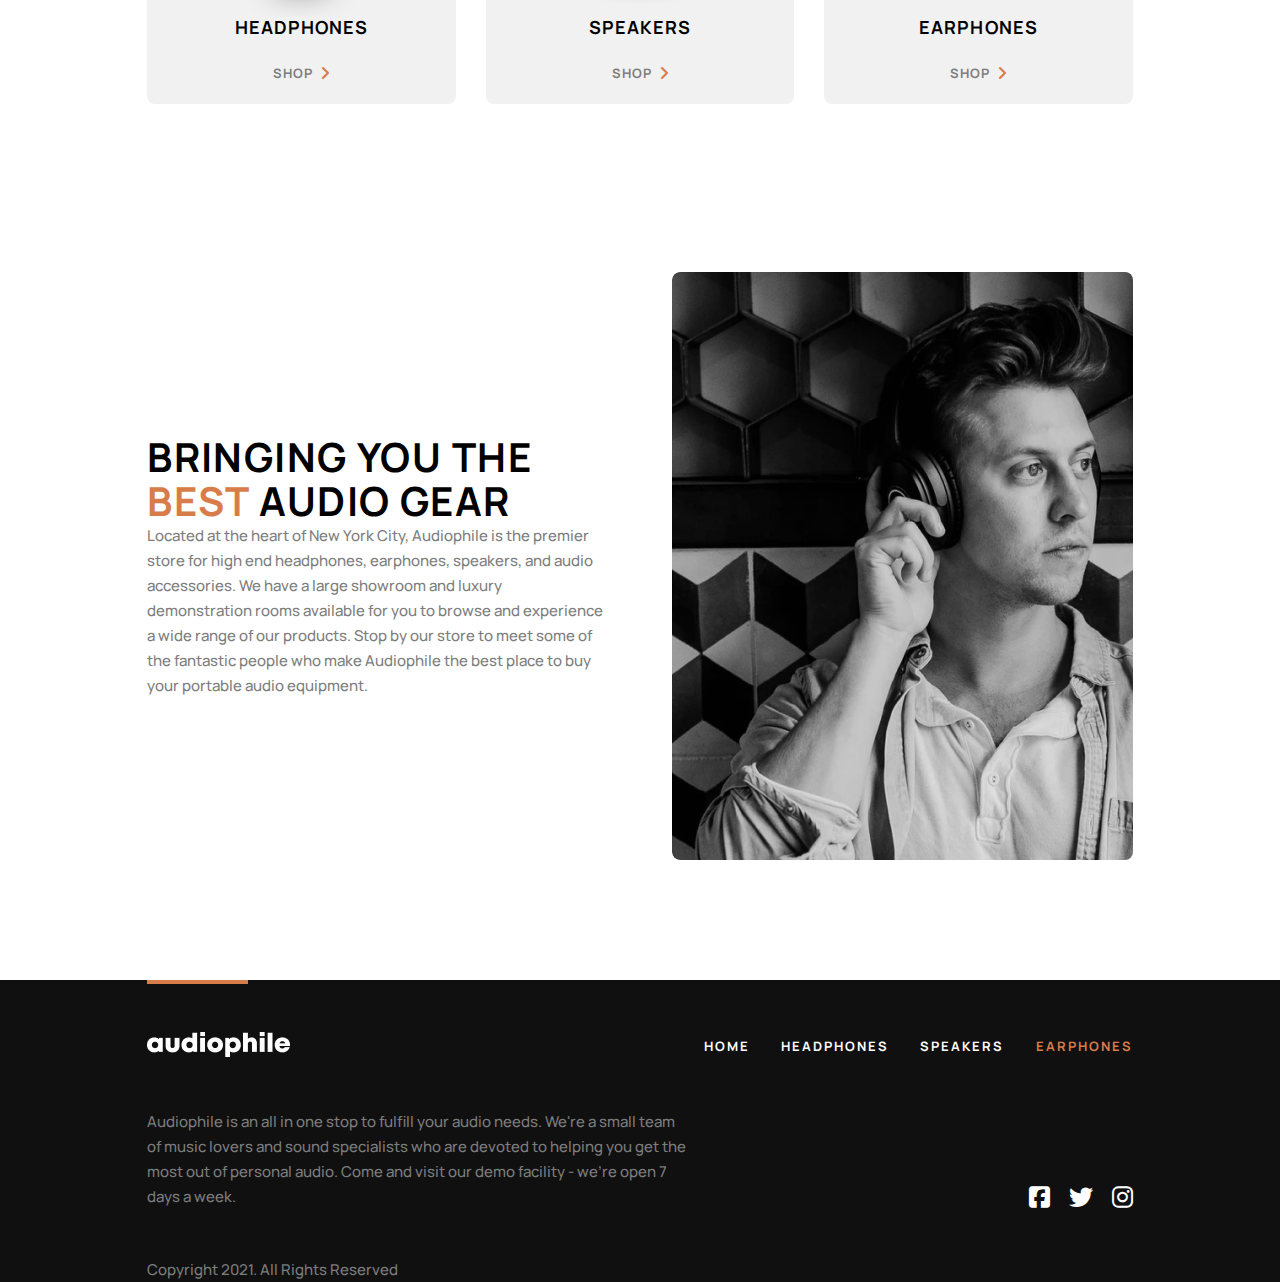
<file: earphones.html>
<!DOCTYPE html>
<html lang="en">

<head>
    <meta charset="UTF-8">
    <meta http-equiv="X-UA-Compatible" content="IE=edge">
    <meta name="viewport" content="width=device-width, initial-scale=1.0">
    <title>EARPHONES</title>
    <link rel="preconnect" href="https://fonts.googleapis.com">
    <link rel="preconnect" href="https://fonts.gstatic.com" crossorigin>
    <link href="https://fonts.googleapis.com/css2?family=Manrope:wght@400;500;700&display=swap" rel="stylesheet">
    <link rel="stylesheet" href="css/earphones.css">
    <link rel="stylesheet" href="https://cdnjs.cloudflare.com/ajax/libs/font-awesome/6.1.2/css/all.min.css">
</head>

<body>
    <div class="main--wrapper">

        <!-- HEADER PART -->
        <header class="flex">

            <!-- NAVBAR -->
            <div class="container">
                <nav class="site-nav flex">
                    <div class="site-nav--logo-part flex">
                        <label for="bars" class="fa-solid fa-bars"></label>
                        <a href="#" class="site-logo">
                            <img src="img/logo.png" alt="">
                        </a>
                    </div>
                    <div class="nav__links--desktop flex">
                        <a href="index.html" class="nav__links--item">HOME</a>
                        <a href="headphones.html" class="nav__links--item ">HEADPHONES</a>
                        <a href="speakers.html" class="nav__links--item ">SPEAKERS</a>
                        <a href="earphones.html" class="nav__links--item active">EARPHONES</a>
                    </div>
                    <a href="#products" class="site-nav__shop--icon">
                        <img src="img/shop-icon.svg" alt="">
                    </a>
                </nav>
            </div>
        </header>
        <!-- BARS MENU -->
        <input type="checkbox" name="" id="bars">
        <div class="bars-menu">
            <div class="container">
                <div class="bars-menu__content">
                    <div class="bars-menu__cards--div flex">
                        <!-- bars menu card 1 -->
                        <div class="bars-menu__card bars-menu__card1 flex">
                            <div class="img--shadow flex">
                                <img src="img/headphone-gold.svg" alt="">
                                <img src="img/oval--shadow.svg" class="shadow" alt="">
                            </div>
                            <h3 class="bars-menu__card--header">HEADPHONES</h3>
                            <a href="headphones.html" class="bars-menu__card-anker flex">
                                <p class="bars-menu__anker--text">Shop</p>
                                <i class="fa-solid fa-angle-right"></i>
                            </a>
                        </div>

                        <!-- bars menu card 2 -->
                        <div class="bars-menu__card flex">
                            <div class="img--shadow flex">
                                <img src="img/speaker1.svg" alt="">
                                <img src="img/oval--shadow.svg" class="shadow" alt="">
                            </div>
                            <h3 class="bars-menu__card--header">SPEAKERS</h3>
                            <a href="speakers.html" class="bars-menu__card-anker flex">
                                <p class="bars-menu__anker--text">Shop</p>
                                <i class="fa-solid fa-angle-right"></i>
                            </a>
                        </div>

                        <!-- bars menu card 3 -->
                        <div class="bars-menu__card flex">
                            <div class="img--shadow flex">
                                <img src="img/earphone.svg" alt="">
                                <img src="img/oval--shadow.svg" class="shadow" alt="">
                            </div>
                            <h3 class="bars-menu__card--header">EARPHONES</h3>
                            <a href="earphones.html" class="bars-menu__card-anker flex">
                                <p class="bars-menu__anker--text">Shop</p>
                                <i class="fa-solid fa-angle-right"></i>
                            </a>
                        </div>
                    </div>
                </div>
            </div>
        </div>

        <!-- HERO PART -->
        <div class="hero">
            <h1 class="hero-text">EARPHONES</h1>
        </div>


        <!-- MAIN CARDS PART -->
        <main>
            <div class="container">

                <!-- card 1 -->
                <div class="main__card">
                    <div class="main__card--img"></div>
                    <div class="main__card--content">
                        <h3 class="orange-header--text text-start-desktop">NEW PRODUCT</h3>
                        <h2 class="main__card--header--text text-start-desktop">YX1 WIRELESS <br>
                            EARPHONES</h2>
                        <p class="greytext text-center text-start-desktop mb24 w570">Tailor your listening experience
                            with bespoke dynamic drivers from the new YX1 Wireless Earphones. Enjoy incredible
                            high-fidelity sound even in noisy environments with its active noise cancellation feature.
                        </p>
                        <a href="earphone.html" class="btn">See Product</a>
                    </div>
                </div>

            </div>
        </main>

        <!-- PRODUCTS SECTION -->
        <main id="products">
            <div class="container">
                <div class="bars-menu__cards--div flex cards-products">
                    <!-- bars menu card 1 -->
                    <div class="bars-menu__card flex">
                        <div class="img--shadow flex">
                            <img src="img/headphone-gold.svg" alt="">
                            <img src="img/oval--shadow.svg" class="shadow" alt="">
                        </div>
                        <h3 class="bars-menu__card--header">HEADPHONES</h3>
                        <a href="headphones.html" class="bars-menu__card-anker flex">
                            <p class="bars-menu__anker--text">Shop</p>
                            <i class="fa-solid fa-angle-right"></i>
                        </a>
                    </div>

                    <!-- bars menu card 2 -->
                    <div class="bars-menu__card flex">
                        <div class="img--shadow flex">
                            <img src="img/speaker1.svg" alt="">
                            <img src="img/oval--shadow.svg" class="shadow" alt="">
                        </div>
                        <h3 class="bars-menu__card--header">SPEAKERS</h3>
                        <a href="speakers.html" class="bars-menu__card-anker flex">
                            <p class="bars-menu__anker--text">Shop</p>
                            <i class="fa-solid fa-angle-right"></i>
                        </a>
                    </div>

                    <!-- bars menu card 3 -->
                    <div class="bars-menu__card flex">
                        <div class="img--shadow flex">
                            <img src="img/earphone.svg" alt="">
                            <img src="img/oval--shadow.svg" class="shadow" alt="">
                        </div>
                        <h3 class="bars-menu__card--header">EARPHONES</h3>
                        <a href="earphones.html" class="bars-menu__card-anker flex">
                            <p class="bars-menu__anker--text">Shop</p>
                            <i class="fa-solid fa-angle-right"></i>
                        </a>
                    </div>
                </div>
        </main>
        <!-- PRE FOOTER -->
        <div class="container">
            <section id="pre-footer">
                <div class="pre-footer__img" alt=""></div>
                <div class="pre-fotter__content">
                    <h2 class="banner2-header--text text-center mb32 fs40">Bringing you the <span class="orange">
                            best</span>
                        audio gear</h2>
                    <p class="greytext text-center text-start-desktop">Located at the heart of New York City, Audiophile
                        is the premier
                        store for high end headphones, earphones, speakers, and audio accessories. We have a large
                        showroom and luxury demonstration rooms available for you to browse and experience a wide range
                        of our products. Stop by our store to meet some of the fantastic people who make Audiophile the
                        best place to buy your portable audio equipment.</p>
                </div>
            </section>
        </div>


        <!-- FOOTER -->
        <footer>
            <div class="container">
                <div class="footer__content">
                    <div class="footer__line"></div>
                    <div class="footer__part1">
                        <a href="#"><img src="img/logo.png" alt=""></a>
                        <div class="footer__links">
                            <a href="index.html" class="nav__links--item">HOME</a>
                            <a href="headphones.html" class="nav__links--item ">HEADPHONES</a>
                            <a href="speakers.html" class="nav__links--item ">SPEAKERS</a>
                            <a href="earphones.html" class="nav__links--item active">EARPHONES</a>
                        </div>
                    </div>
                    <div class="footer__part2">
                        <p class="greytext text-center text-start-tablet w540">Audiophile is an all in one stop to
                            fulfill
                            your audio needs.
                            We're a small team of music lovers and sound specialists who are devoted to helping you get
                            the most out of personal audio. Come and visit our demo facility - we’re open 7 days a week.
                        </p>
                        <div class="footer__icons--list block-desktop">
                            <a class="fa-brands fa-square-facebook" href="https://www.facebook.com/"></a>
                            <a class="fa-brands fa-twitter" href="https://www.twitter.com/"></a>
                            <a class="fa-brands fa-instagram" href="https://www.instagram.com/"></a>
                        </div>
                    </div>
                    <div class="footer__part3">
                        <p class="greytext">Copyright 2021. All Rights Reserved</p>
                        <div class="footer__icons--list none-desktop">
                            <a class="fa-brands fa-square-facebook" href="https://www.facebook.com/"></a>
                            <a class="fa-brands fa-twitter" href="https://www.twitter.com/"></a>
                            <a class="fa-brands fa-instagram" href="https://www.instagram.com/"></a>
                        </div>
                    </div>
                </div>
            </div>
        </footer>
    </div>
</body>

</html>
</file>
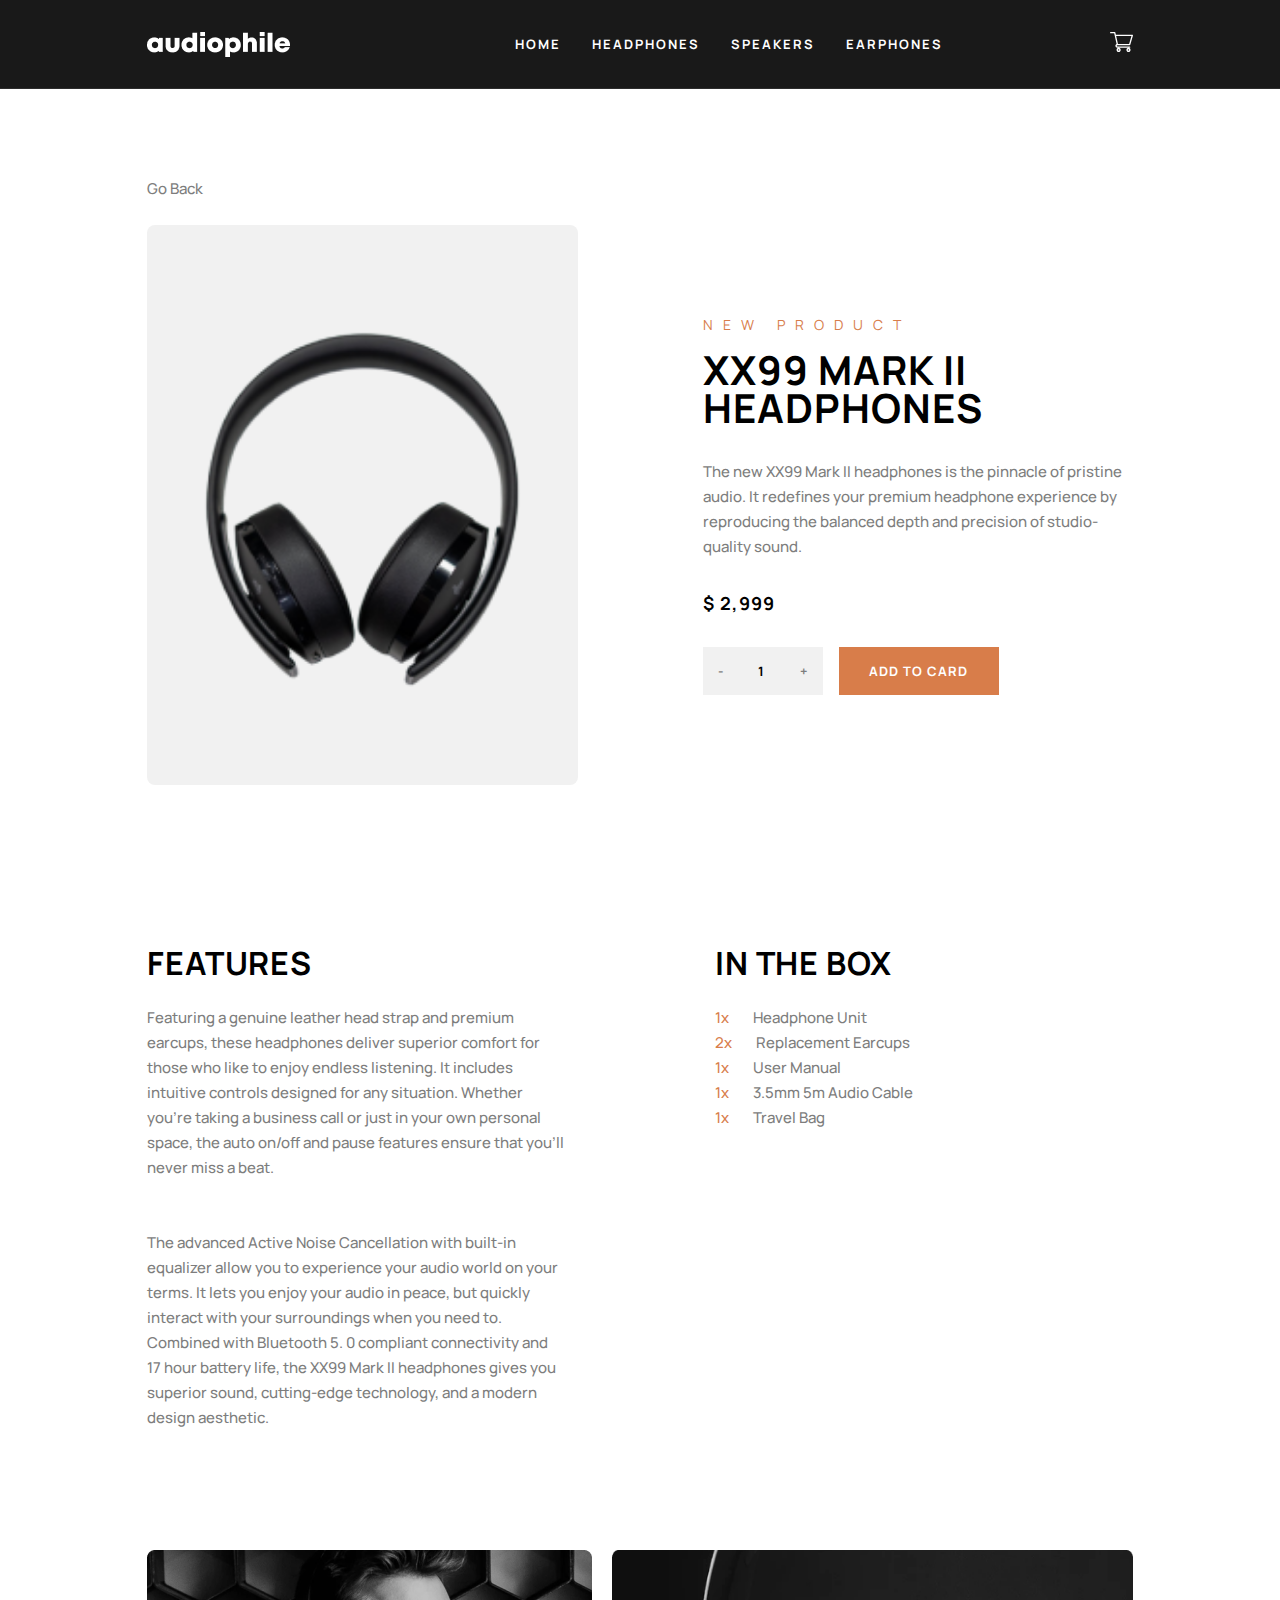
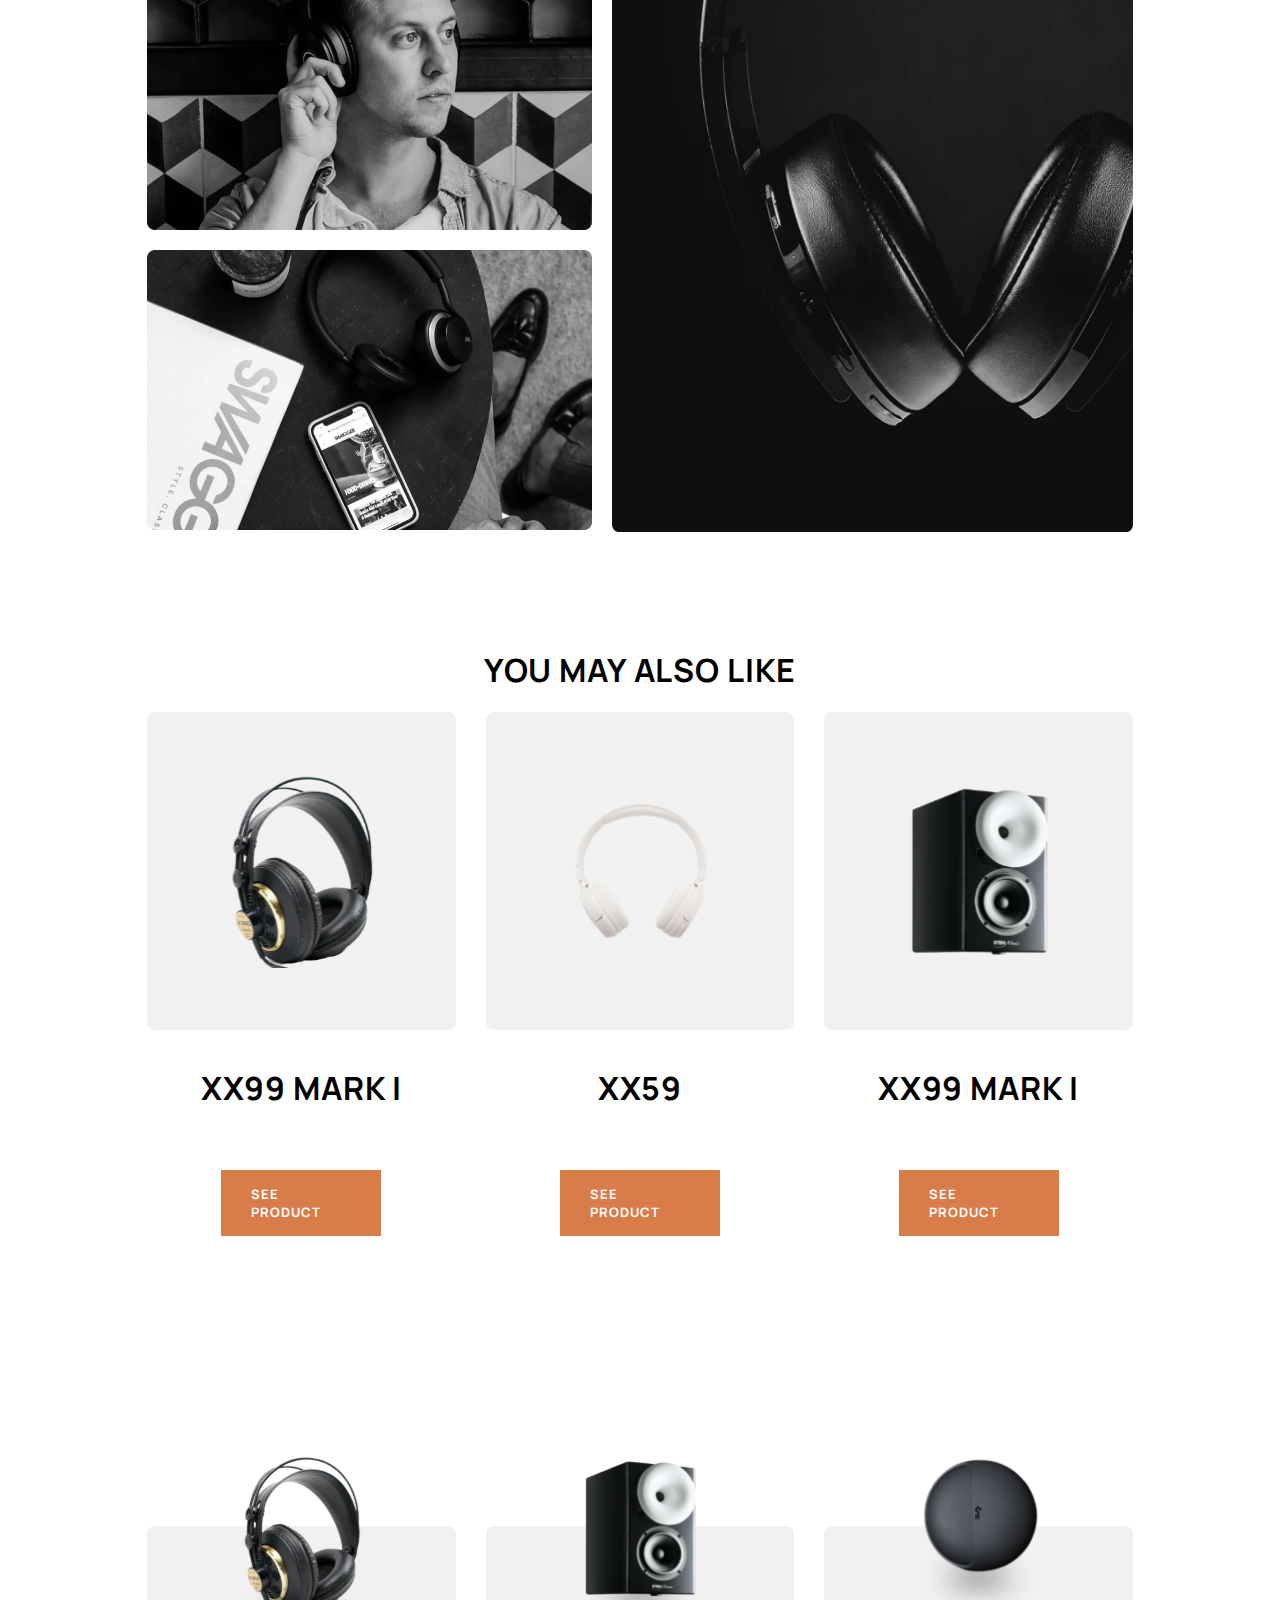
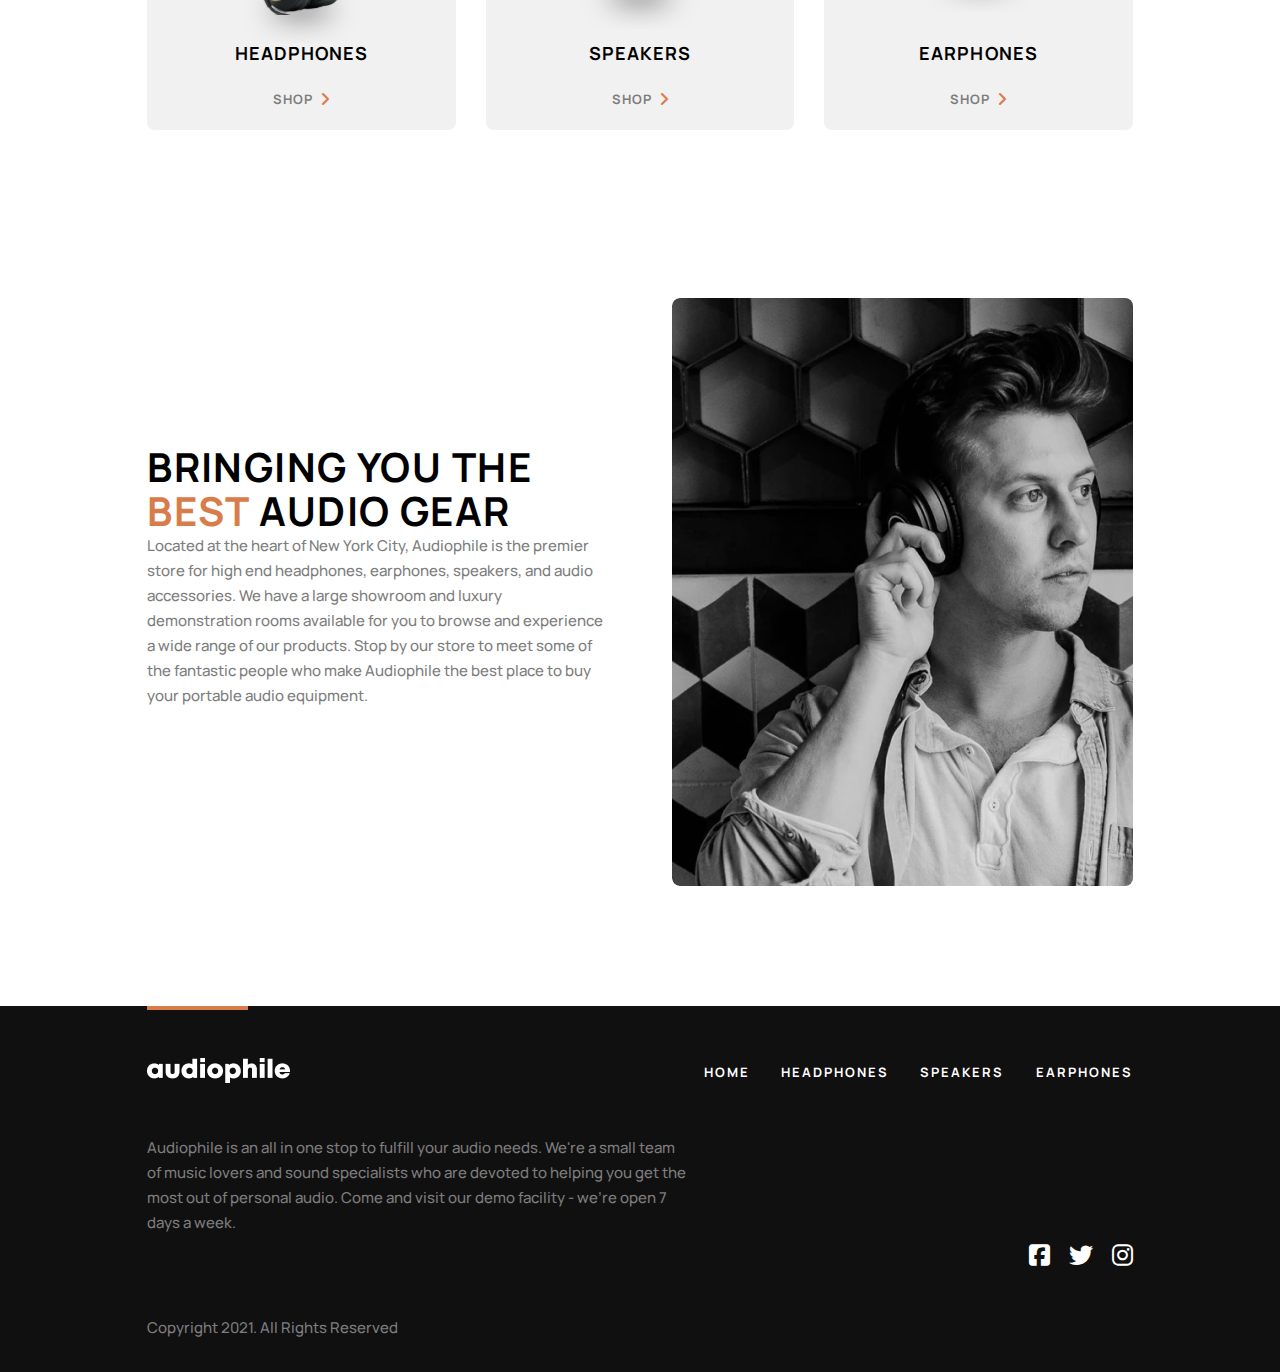
<file: headphone1.html>
<!DOCTYPE html>
<html lang="en">

<head>
    <meta charset="UTF-8">
    <meta http-equiv="X-UA-Compatible" content="IE=edge">
    <meta name="viewport" content="width=device-width, initial-scale=1.0">
    <title>XX99 MARK II
        HEADPHONES</title>
    <link rel="preconnect" href="https://fonts.googleapis.com">
    <link rel="preconnect" href="https://fonts.gstatic.com" crossorigin>
    <link href="https://fonts.googleapis.com/css2?family=Manrope:wght@400;500;700&display=swap" rel="stylesheet">
    <link rel="stylesheet" href="css/headphone1.css">
    <link rel="stylesheet" href="https://cdnjs.cloudflare.com/ajax/libs/font-awesome/6.1.2/css/all.min.css">
</head>

<body>
    <div class="main--wrapper">
        <div class="hero-part">

            <!-- HEADER PART -->
            <header class="flex">
                <!-- NAVBAR -->
                <div class="container">
                    <nav class="site-nav flex">
                        <div class="site-nav--logo-part flex">
                            <label for="bars" class="fa-solid fa-bars"></label>
                            <a href="#" class="site-logo">
                                <img src="img/logo.png" alt="">
                            </a>
                        </div>
                        <div class="nav__links--desktop flex">
                            <a href="index.html " class="nav__links--item ">HOME</a>
                            <a href="headphones.html" class="nav__links--item">HEADPHONES</a>
                            <a href="speakers.html" class="nav__links--item">SPEAKERS</a>
                            <a href="earphones.html" class="nav__links--item">EARPHONES</a>
                        </div>
                        <a href="#products" class="site-nav__shop--icon">
                            <img src="img/shop-icon.svg" alt="">
                        </a>
                    </nav>
                </div>
            </header>
            <!-- BARS MENU -->
            <input type="checkbox" name="" id="bars">
            <div class="bars-menu">
                <div class="container">
                    <div class="bars-menu__content">
                        <div class="bars-menu__cards--div flex">
                            <!-- bars menu card 1 -->
                            <div class="bars-menu__card bars-menu__card1 flex">
                                <div class="img--shadow flex">
                                    <img src="img/headphone-gold.svg" alt="">
                                    <img src="img/oval--shadow.svg" class="shadow" alt="">
                                </div>
                                <h3 class="bars-menu__card--header">HEADPHONES</h3>
                                <a href="headphones.html" class="bars-menu__card-anker flex">
                                    <p class="bars-menu__anker--text">Shop</p>
                                    <i class="fa-solid fa-angle-right"></i>
                                </a>
                            </div>

                            <!-- bars menu card 2 -->
                            <div class="bars-menu__card flex">
                                <div class="img--shadow flex">
                                    <img src="img/speaker1.svg" alt="">
                                    <img src="img/oval--shadow.svg" class="shadow" alt="">
                                </div>
                                <h3 class="bars-menu__card--header">SPEAKERS</h3>
                                <a href="speakers.html" class="bars-menu__card-anker flex">
                                    <p class="bars-menu__anker--text">Shop</p>
                                    <i class="fa-solid fa-angle-right"></i>
                                </a>
                            </div>

                            <!-- bars menu card 3 -->
                            <div class="bars-menu__card flex">
                                <div class="img--shadow flex">
                                    <img src="img/earphone.svg" alt="">
                                    <img src="img/oval--shadow.svg" class="shadow" alt="">
                                </div>
                                <h3 class="bars-menu__card--header">EARPHONES</h3>
                                <a href="earphones.html" class="bars-menu__card-anker flex">
                                    <p class="bars-menu__anker--text">Shop</p>
                                    <i class="fa-solid fa-angle-right"></i>
                                </a>
                            </div>
                        </div>
                    </div>
                </div>
            </div>


            <!-- MAIN -->
            <main>
                <div class="container">
                    <a href="headphones.html" class="grey-header--text mb24 anker-center">Go Back</a>

                    <!-- MAIN PART 1 -->
                    <section class="main__part1">
                        <div class="main-part1__img--part">
                            <img src="img/headphone 1.png" alt="">
                        </div>
                        <div class="main-part1__content">
                            <h3 class="orange-header--text">NEW PRODUCT</h3>
                            <h1 class="header-text">XX99 Mark II <br>
                                Headphones</h1>
                            <p class="greytext center710">The new XX99 Mark II headphones is the pinnacle of
                                pristine
                                audio. It
                                redefines your premium headphone experience by reproducing the balanced depth and
                                precision of studio-quality sound.</p>
                            <div class="price-text">$ 2,999</div>
                            <div class="main-part1__buttons--div">
                                <a href="#" class="add-btn">
                                    <p class="function">-</p>
                                    <p class="number">1</p>
                                    <p class="function">+</p>
                                </a>
                                <a href="checkout.html" class="btn">ADD TO CARD</a>
                            </div>
                        </div>
                    </section>



                    <!-- MAIN PART 2 -->
                    <section class="main__part2">
                        <div class="main__part2--part1">
                            <h2 class="main-part2__header--text">FEATURES</h2>
                            <p class="main-part2__p greytext">Featuring a genuine leather head strap and premium
                                earcups, these headphones deliver superior comfort for those who like to enjoy
                                endless
                                listening. It includes intuitive controls designed for any situation. Whether you’re
                                taking a business call or just in your own personal space, the auto on/off and pause
                                features ensure that you’ll never miss a beat.</p>
                            <br>
                            <p class="main-part2__p greytext">
                                The advanced Active Noise Cancellation with built-in equalizer allow you to
                                experience
                                your audio world on your terms. It lets you enjoy your audio in peace, but quickly
                                interact with your surroundings when you need to. Combined with Bluetooth 5. 0
                                compliant
                                connectivity and 17 hour battery life, the XX99 Mark II headphones gives you
                                superior
                                sound, cutting-edge technology, and a modern design aesthetic.
                            </p>
                        </div>
                        <div class="main__part2--part2">
                            <ul class="main-part2__header--text">in the box</ul>
                            <div class="main-part2__list">
                                <li class="main-part2__list--text"><span class="orange-number">1x</span>Headphone
                                    Unit
                                </li>
                                <li class="main-part2__list--text"><span class="orange-number">2x</span>Replacement
                                    Earcups
                                </li>
                                <li class="main-part2__list--text"><span class="orange-number">1x</span>User Manual
                                </li>
                                <li class="main-part2__list--text"><span class="orange-number">1x</span>3.5mm 5m
                                    Audio
                                    Cable
                                </li>
                                <li class="main-part2__list--text"><span class="orange-number">1x</span>Travel Bag
                                </li>
                            </div>
                        </div>
                    </section>


                    <!-- MAIN IMAGES SECTION -->
                    <section class="main__images--div">
                        <div class="main-images-part1">
                            <div class="main-images__sm-img">
                                <img src="img/h1-main-img1.png" alt="">
                            </div>
                            <div class="main-images__sm-img">
                                <img src="img/h1-main-img2.png" alt="">
                            </div>
                        </div>
                        <div class="main-images-part2">
                            <img src="img/h1-main-img3.png" alt="">
                        </div>
                    </section>


                    <!-- MAIN CARDS SECTION -->
                    <h2 class="main-part2__header--text text-center">you may also like</h2>
                    <section class="main__cards">
                        <div class="main-cards__card">
                            <div class="main-card__img--div">
                                <img src="img/headphone-gold.svg" alt="">
                            </div>
                            <h3 class="main-part2__header--text text-center m0">XX99 MARK I</h3>
                            <a href="headphone2.html" class="btn center">See Product</a>
                        </div>
                        <div class="main-cards__card">
                            <div class="main-card__img--div">
                                <img src="img/white-headphone-sm.svg" alt="">
                            </div>
                            <h3 class="main-part2__header--text text-center m0">XX59</h3>
                            <a href="headphone3.html" class="btn center">See Product</a>
                        </div>
                        <div class="main-cards__card">
                            <div class="main-card__img--div">
                                <img src="img/speaker1.svg" alt="">
                            </div>
                            <h3 class="main-part2__header--text text-center m0">XX99 MARK I</h3>
                            <a href="speaker1.html" class="btn center">See Product</a>
                        </div>
                    </section>
                </div>
            </main>













            <!-- PRODUCTS SECTION -->
            <main id="products">
                <div class="container">
                    <div class="bars-menu__cards--div flex cards-products">
                        <!-- bars menu card 1 -->
                        <div class="bars-menu__card flex">
                            <div class="img--shadow flex">
                                <img src="img/headphone-gold.svg" alt="">
                                <img src="img/oval--shadow.svg" class="shadow" alt="">
                            </div>
                            <h3 class="bars-menu__card--header">HEADPHONES</h3>
                            <a href="headphones.html" class="bars-menu__card-anker flex">
                                <p class="bars-menu__anker--text">Shop</p>
                                <i class="fa-solid fa-angle-right"></i>
                            </a>
                        </div>

                        <!-- bars menu card 2 -->
                        <div class="bars-menu__card flex">
                            <div class="img--shadow flex">
                                <img src="img/speaker1.svg" alt="">
                                <img src="img/oval--shadow.svg" class="shadow" alt="">
                            </div>
                            <h3 class="bars-menu__card--header">SPEAKERS</h3>
                            <a href="speakers.html" class="bars-menu__card-anker flex">
                                <p class="bars-menu__anker--text">Shop</p>
                                <i class="fa-solid fa-angle-right"></i>
                            </a>
                        </div>

                        <!-- bars menu card 3 -->
                        <div class="bars-menu__card flex">
                            <div class="img--shadow flex">
                                <img src="img/earphone.svg" alt="">
                                <img src="img/oval--shadow.svg" class="shadow" alt="">
                            </div>
                            <h3 class="bars-menu__card--header">EARPHONES</h3>
                            <a href="earphones.html" class="bars-menu__card-anker flex">
                                <p class="bars-menu__anker--text">Shop</p>
                                <i class="fa-solid fa-angle-right"></i>
                            </a>
                        </div>
                    </div>
            </main>
            <!-- PRE FOOTER -->
            <div class="container">
                <section id="pre-footer">
                    <div class="pre-footer__img" alt=""></div>
                    <div class="pre-fotter__content">
                        <h2 class="banner2-header--text text-center mb32 fs40">Bringing you the <span class="orange">
                                best</span>
                            audio gear</h2>
                        <p class="greytext text-center text-start-desktop">Located at the heart of New York City,
                            Audiophile
                            is the premier
                            store for high end headphones, earphones, speakers, and audio accessories. We have a large
                            showroom and luxury demonstration rooms available for you to browse and experience a wide
                            range
                            of our products. Stop by our store to meet some of the fantastic people who make Audiophile
                            the
                            best place to buy your portable audio equipment.</p>
                    </div>
                </section>
            </div>


            <!-- FOOTER -->
            <footer>
                <div class="container">
                    <div class="footer__content">
                        <div class="footer__line"></div>
                        <div class="footer__part1">
                            <a href="#"><img src="img/logo.png" alt=""></a>
                            <div class="footer__links">
                                <a href="index.html" class="nav__links--item ">HOME</a>
                                <a href="headphones.html" class="nav__links--item">HEADPHONES</a>
                                <a href="speakers.html" class="nav__links--item">SPEAKERS</a>
                                <a href="earphones.html" class="nav__links--item">EARPHONES</a>
                            </div>
                        </div>
                        <div class="footer__part2">
                            <p class="greytext text-center text-start-tablet w540">Audiophile is an all in one stop to
                                fulfill
                                your audio needs.
                                We're a small team of music lovers and sound specialists who are devoted to helping you
                                get
                                the most out of personal audio. Come and visit our demo facility - we’re open 7 days a
                                week.
                            </p>
                            <div class="footer__icons--list block-desktop">
                                <a class="fa-brands fa-square-facebook" href="https://www.facebook.com/"></a>
                                <a class="fa-brands fa-twitter" href="https://www.twitter.com/"></a>
                                <a class="fa-brands fa-instagram" href="https://www.instagram.com/"></a>
                            </div>
                        </div>
                        <div class="footer__part3">
                            <p class="greytext">Copyright 2021. All Rights Reserved</p>
                            <div class="footer__icons--list none-desktop">
                                <a class="fa-brands fa-square-facebook" href="https://www.facebook.com/"></a>
                                <a class="fa-brands fa-twitter" href="https://www.twitter.com/"></a>
                                <a class="fa-brands fa-instagram" href="https://www.instagram.com/"></a>
                            </div>
                        </div>
                    </div>
                </div>
            </footer>
        </div>
</body>

</html>
</file>
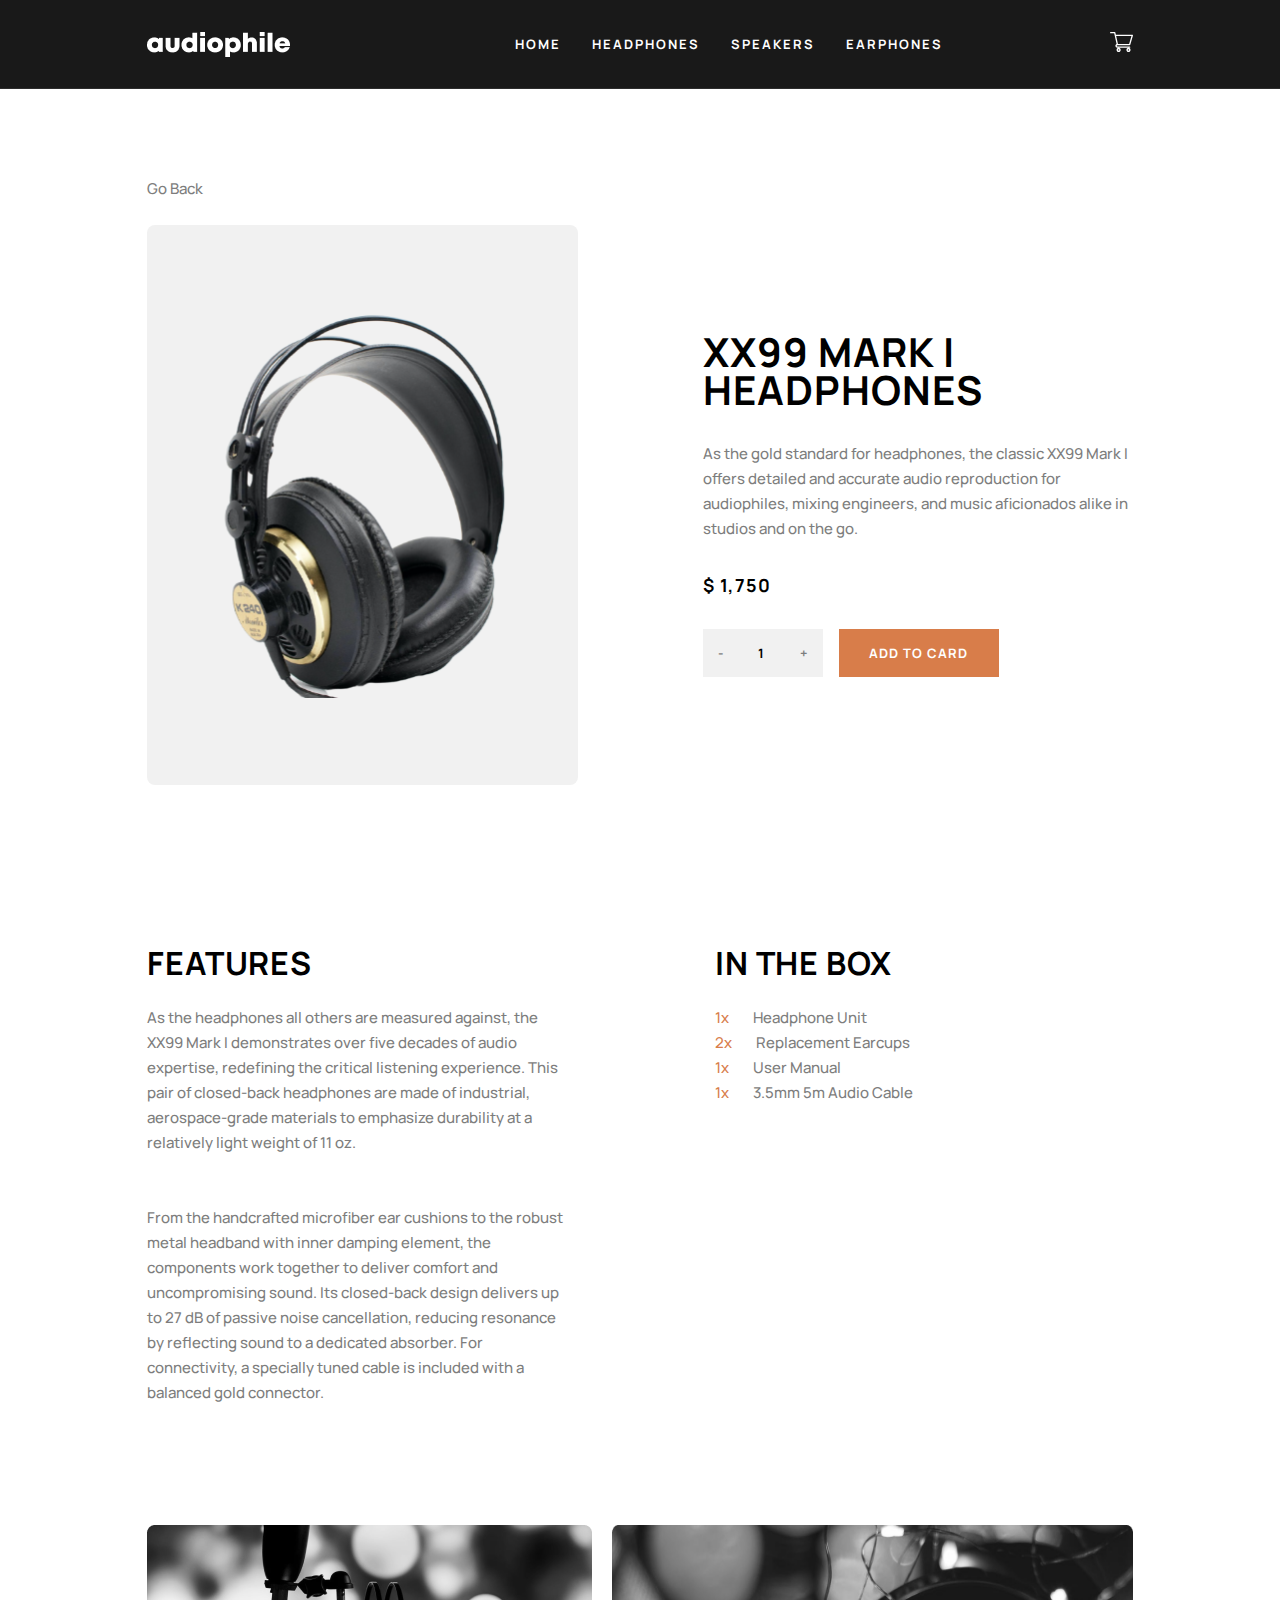
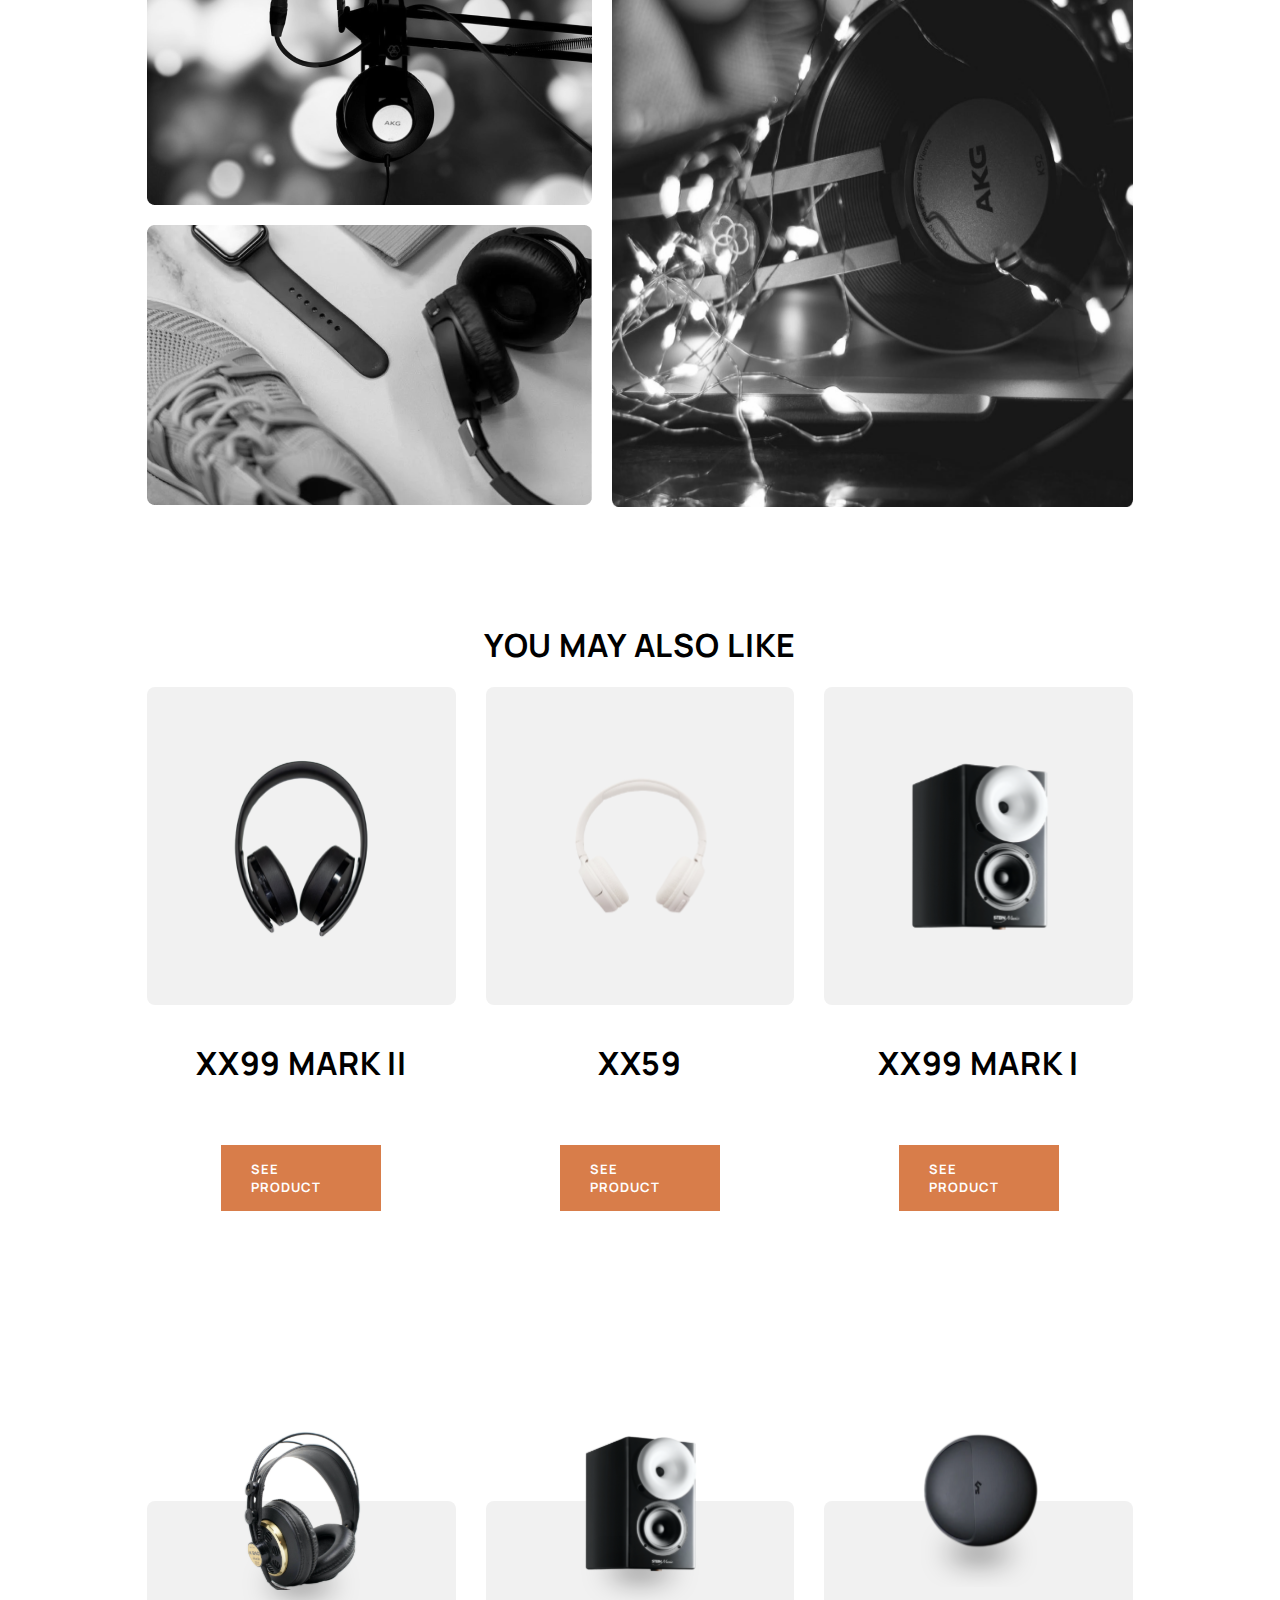
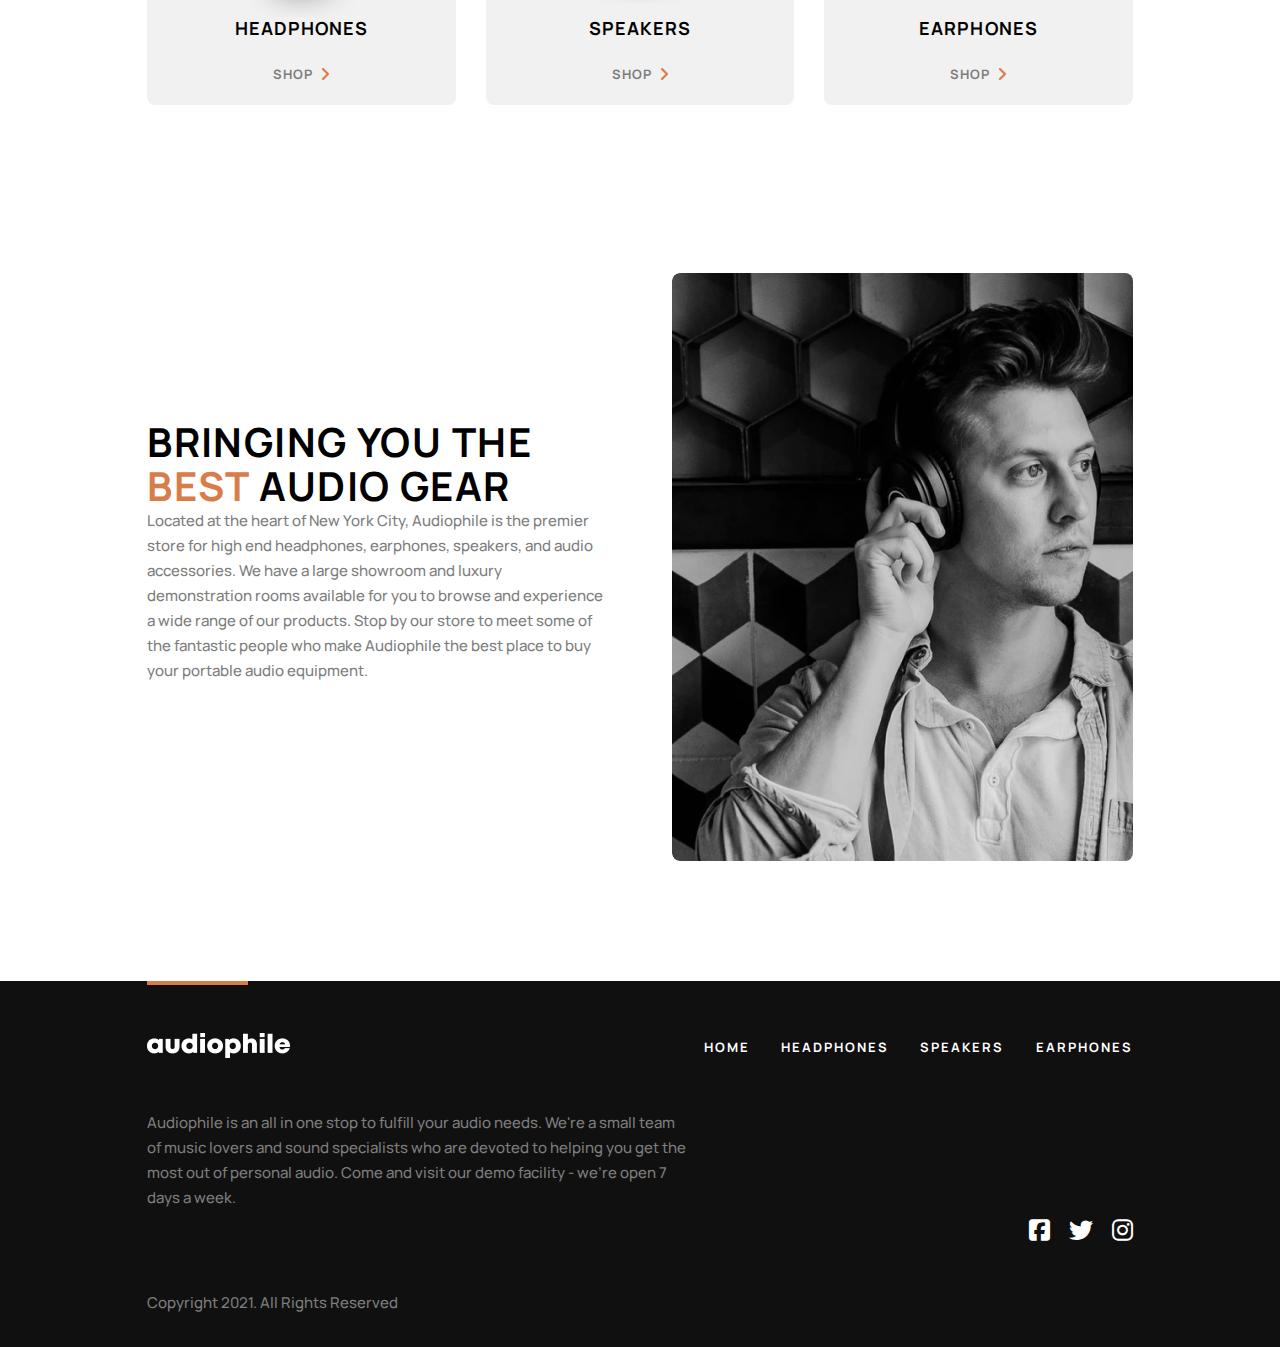
<file: headphone2.html>
<!DOCTYPE html>
<html lang="en">

<head>
    <meta charset="UTF-8">
    <meta http-equiv="X-UA-Compatible" content="IE=edge">
    <meta name="viewport" content="width=device-width, initial-scale=1.0">
    <title>XX99 MARK I
        HEADPHONES</title>
    <link rel="preconnect" href="https://fonts.googleapis.com">
    <link rel="preconnect" href="https://fonts.gstatic.com" crossorigin>
    <link href="https://fonts.googleapis.com/css2?family=Manrope:wght@400;500;700&display=swap" rel="stylesheet">
    <link rel="stylesheet" href="css/headphone2.css">
    <link rel="stylesheet" href="https://cdnjs.cloudflare.com/ajax/libs/font-awesome/6.1.2/css/all.min.css">
</head>

<body>
    <div class="main--wrapper">
        <div class="hero-part">

            <!-- HEADER PART -->
            <header class="flex">
                <!-- NAVBAR -->
                <div class="container">
                    <nav class="site-nav flex">
                        <div class="site-nav--logo-part flex">
                            <label for="bars" class="fa-solid fa-bars"></label>
                            <a href="#" class="site-logo">
                                <img src="img/logo.png" alt="">
                            </a>
                        </div>
                        <div class="nav__links--desktop flex">
                            <a href="index.html " class="nav__links--item ">HOME</a>
                            <a href="headphones.html" class="nav__links--item">HEADPHONES</a>
                            <a href="speakers.html" class="nav__links--item">SPEAKERS</a>
                            <a href="earphones.html" class="nav__links--item">EARPHONES</a>
                        </div>
                        <a href="#products" class="site-nav__shop--icon">
                            <img src="img/shop-icon.svg" alt="">
                        </a>
                    </nav>
                </div>
            </header>
            <!-- BARS MENU -->
            <input type="checkbox" name="" id="bars">
            <div class="bars-menu">
                <div class="container">
                    <div class="bars-menu__content">
                        <div class="bars-menu__cards--div flex">
                            <!-- bars menu card 1 -->
                            <div class="bars-menu__card bars-menu__card1 flex">
                                <div class="img--shadow flex">
                                    <img src="img/headphone-gold.svg" alt="">
                                    <img src="img/oval--shadow.svg" class="shadow" alt="">
                                </div>
                                <h3 class="bars-menu__card--header">HEADPHONES</h3>
                                <a href="headphones.html" class="bars-menu__card-anker flex">
                                    <p class="bars-menu__anker--text">Shop</p>
                                    <i class="fa-solid fa-angle-right"></i>
                                </a>
                            </div>

                            <!-- bars menu card 2 -->
                            <div class="bars-menu__card flex">
                                <div class="img--shadow flex">
                                    <img src="img/speaker1.svg" alt="">
                                    <img src="img/oval--shadow.svg" class="shadow" alt="">
                                </div>
                                <h3 class="bars-menu__card--header">SPEAKERS</h3>
                                <a href="speakers.html" class="bars-menu__card-anker flex">
                                    <p class="bars-menu__anker--text">Shop</p>
                                    <i class="fa-solid fa-angle-right"></i>
                                </a>
                            </div>

                            <!-- bars menu card 3 -->
                            <div class="bars-menu__card flex">
                                <div class="img--shadow flex">
                                    <img src="img/earphone.svg" alt="">
                                    <img src="img/oval--shadow.svg" class="shadow" alt="">
                                </div>
                                <h3 class="bars-menu__card--header">EARPHONES</h3>
                                <a href="earphones.html" class="bars-menu__card-anker flex">
                                    <p class="bars-menu__anker--text">Shop</p>
                                    <i class="fa-solid fa-angle-right"></i>
                                </a>
                            </div>
                        </div>
                    </div>
                </div>
            </div>


            <!-- MAIN -->
            <main>
                <div class="container">
                    <a href="headphones.html" class="grey-header--text mb24 anker-center">Go Back</a>

                    <!-- MAIN PART 1 -->
                    <section class="main__part1">
                        <div class="main-part1__img--part">
                            <img src="img/headphone2-img.svg" alt="">
                        </div>
                        <div class="main-part1__content">
                            <h1 class="header-text">XX99 Mark I <br>
                                Headphones</h1>
                            <p class="greytext center710">As the gold standard for headphones, the classic XX99 Mark I
                                offers detailed and accurate audio reproduction for audiophiles, mixing engineers, and
                                music aficionados alike in studios and on the go.</p>
                            <div class="price-text">$ 1,750</div>
                            <div class="main-part1__buttons--div">
                                <a href="#" class="add-btn">
                                    <p class="function">-</p>
                                    <p class="number">1</p>
                                    <p class="function">+</p>
                                </a>
                                <a href="checkout.html" class="btn">ADD TO CARD</a>
                            </div>
                        </div>
                    </section>



                    <!-- MAIN PART 2 -->
                    <section class="main__part2">
                        <div class="main__part2--part1">
                            <h2 class="main-part2__header--text">FEATURES</h2>
                            <p class="main-part2__p greytext">As the headphones all others are measured against, the
                                XX99 Mark I demonstrates over five decades of audio expertise, redefining the critical
                                listening experience. This pair of closed-back headphones are made of industrial,
                                aerospace-grade materials to emphasize durability at a relatively light weight of 11 oz.
                            </p>
                            <br>
                            <p class="main-part2__p greytext">
                                From the handcrafted microfiber ear cushions to the robust metal headband with inner
                                damping element, the components work together to deliver comfort and uncompromising
                                sound. Its closed-back design delivers up to 27 dB of passive noise cancellation,
                                reducing resonance by reflecting sound to a dedicated absorber. For connectivity, a
                                specially tuned cable is included with a balanced gold connector.
                            </p>
                        </div>
                        <div class="main__part2--part2">
                            <ul class="main-part2__header--text">in the box</ul>
                            <div class="main-part2__list">
                                <li class="main-part2__list--text"><span class="orange-number">1x</span>Headphone
                                    Unit
                                </li>
                                <li class="main-part2__list--text"><span class="orange-number">2x</span>Replacement
                                    Earcups
                                </li>
                                <li class="main-part2__list--text"><span class="orange-number">1x</span>User Manual
                                </li>
                                <li class="main-part2__list--text"><span class="orange-number">1x</span>3.5mm 5m
                                    Audio
                                    Cable
                                </li>
                            </div>
                        </div>
                    </section>


                    <!-- MAIN IMAGES SECTION -->
                    <section class="main__images--div">
                        <div class="main-images-part1">
                            <div class="main-images__sm-img">
                                <img src="img/h2-main-img1.png" alt="">
                            </div>
                            <div class="main-images__sm-img">
                                <img src="img/h2-main-img2.png" alt="">
                            </div>
                        </div>
                        <div class="main-images-part2">
                            <img src="img/h2-main-img3.png" alt="">
                        </div>
                    </section>


                    <!-- MAIN CARDS SECTION -->
                    <h2 class="main-part2__header--text text-center">you may also like</h2>
                    <section class="main__cards">
                        <div class="main-cards__card">
                            <div class="main-card__img--div">
                                <img src="img/headphone1-sm.png" alt="">
                            </div>
                            <h3 class="main-part2__header--text text-center m0">XX99 MARK II</h3>
                            <a href="headphone1.html" class="btn center">See Product</a>
                        </div>
                        <div class="main-cards__card">
                            <div class="main-card__img--div">
                                <img src="img/white-headphone-sm.svg" alt="">
                            </div>
                            <h3 class="main-part2__header--text text-center m0">XX59</h3>
                            <a href="headphone3.html" class="btn center">See Product</a>
                        </div>
                        <div class="main-cards__card">
                            <div class="main-card__img--div">
                                <img src="img/speaker1.svg" alt="">
                            </div>
                            <h3 class="main-part2__header--text text-center m0">XX99 MARK I</h3>
                            <a href="speaker1.html" class="btn center">See Product</a>
                        </div>
                    </section>
                </div>
            </main>













            <!-- PRODUCTS SECTION -->
            <main id="products">
                <div class="container">
                    <div class="bars-menu__cards--div flex cards-products">
                        <!-- bars menu card 1 -->
                        <div class="bars-menu__card flex">
                            <div class="img--shadow flex">
                                <img src="img/headphone-gold.svg" alt="">
                                <img src="img/oval--shadow.svg" class="shadow" alt="">
                            </div>
                            <h3 class="bars-menu__card--header">HEADPHONES</h3>
                            <a href="headphones.html" class="bars-menu__card-anker flex">
                                <p class="bars-menu__anker--text">Shop</p>
                                <i class="fa-solid fa-angle-right"></i>
                            </a>
                        </div>

                        <!-- bars menu card 2 -->
                        <div class="bars-menu__card flex">
                            <div class="img--shadow flex">
                                <img src="img/speaker1.svg" alt="">
                                <img src="img/oval--shadow.svg" class="shadow" alt="">
                            </div>
                            <h3 class="bars-menu__card--header">SPEAKERS</h3>
                            <a href="speakers.html" class="bars-menu__card-anker flex">
                                <p class="bars-menu__anker--text">Shop</p>
                                <i class="fa-solid fa-angle-right"></i>
                            </a>
                        </div>

                        <!-- bars menu card 3 -->
                        <div class="bars-menu__card flex">
                            <div class="img--shadow flex">
                                <img src="img/earphone.svg" alt="">
                                <img src="img/oval--shadow.svg" class="shadow" alt="">
                            </div>
                            <h3 class="bars-menu__card--header">EARPHONES</h3>
                            <a href="earphones.html" class="bars-menu__card-anker flex">
                                <p class="bars-menu__anker--text">Shop</p>
                                <i class="fa-solid fa-angle-right"></i>
                            </a>
                        </div>
                    </div>
            </main>
            <!-- PRE FOOTER -->
            <div class="container">
                <section id="pre-footer">
                    <div class="pre-footer__img" alt=""></div>
                    <div class="pre-fotter__content">
                        <h2 class="banner2-header--text text-center mb32 fs40">Bringing you the <span class="orange">
                                best</span>
                            audio gear</h2>
                        <p class="greytext text-center text-start-desktop">Located at the heart of New York City,
                            Audiophile
                            is the premier
                            store for high end headphones, earphones, speakers, and audio accessories. We have a large
                            showroom and luxury demonstration rooms available for you to browse and experience a wide
                            range
                            of our products. Stop by our store to meet some of the fantastic people who make Audiophile
                            the
                            best place to buy your portable audio equipment.</p>
                    </div>
                </section>
            </div>


            <!-- FOOTER -->
            <footer>
                <div class="container">
                    <div class="footer__content">
                        <div class="footer__line"></div>
                        <div class="footer__part1">
                            <a href="#"><img src="img/logo.png" alt=""></a>
                            <div class="footer__links">
                                <a href="index.html" class="nav__links--item ">HOME</a>
                                <a href="headphones.html" class="nav__links--item">HEADPHONES</a>
                                <a href="speakers.html" class="nav__links--item">SPEAKERS</a>
                                <a href="earphones.html" class="nav__links--item">EARPHONES</a>
                            </div>
                        </div>
                        <div class="footer__part2">
                            <p class="greytext text-center text-start-tablet w540">Audiophile is an all in one stop to
                                fulfill
                                your audio needs.
                                We're a small team of music lovers and sound specialists who are devoted to helping you
                                get
                                the most out of personal audio. Come and visit our demo facility - we’re open 7 days a
                                week.
                            </p>
                            <div class="footer__icons--list block-desktop">
                                <a class="fa-brands fa-square-facebook" href="https://www.facebook.com/"></a>
                                <a class="fa-brands fa-twitter" href="https://www.twitter.com/"></a>
                                <a class="fa-brands fa-instagram" href="https://www.instagram.com/"></a>
                            </div>
                        </div>
                        <div class="footer__part3">
                            <p class="greytext">Copyright 2021. All Rights Reserved</p>
                            <div class="footer__icons--list none-desktop">
                                <a class="fa-brands fa-square-facebook" href="https://www.facebook.com/"></a>
                                <a class="fa-brands fa-twitter" href="https://www.twitter.com/"></a>
                                <a class="fa-brands fa-instagram" href="https://www.instagram.com/"></a>
                            </div>
                        </div>
                    </div>
                </div>
            </footer>
        </div>
</body>

</html>
</file>
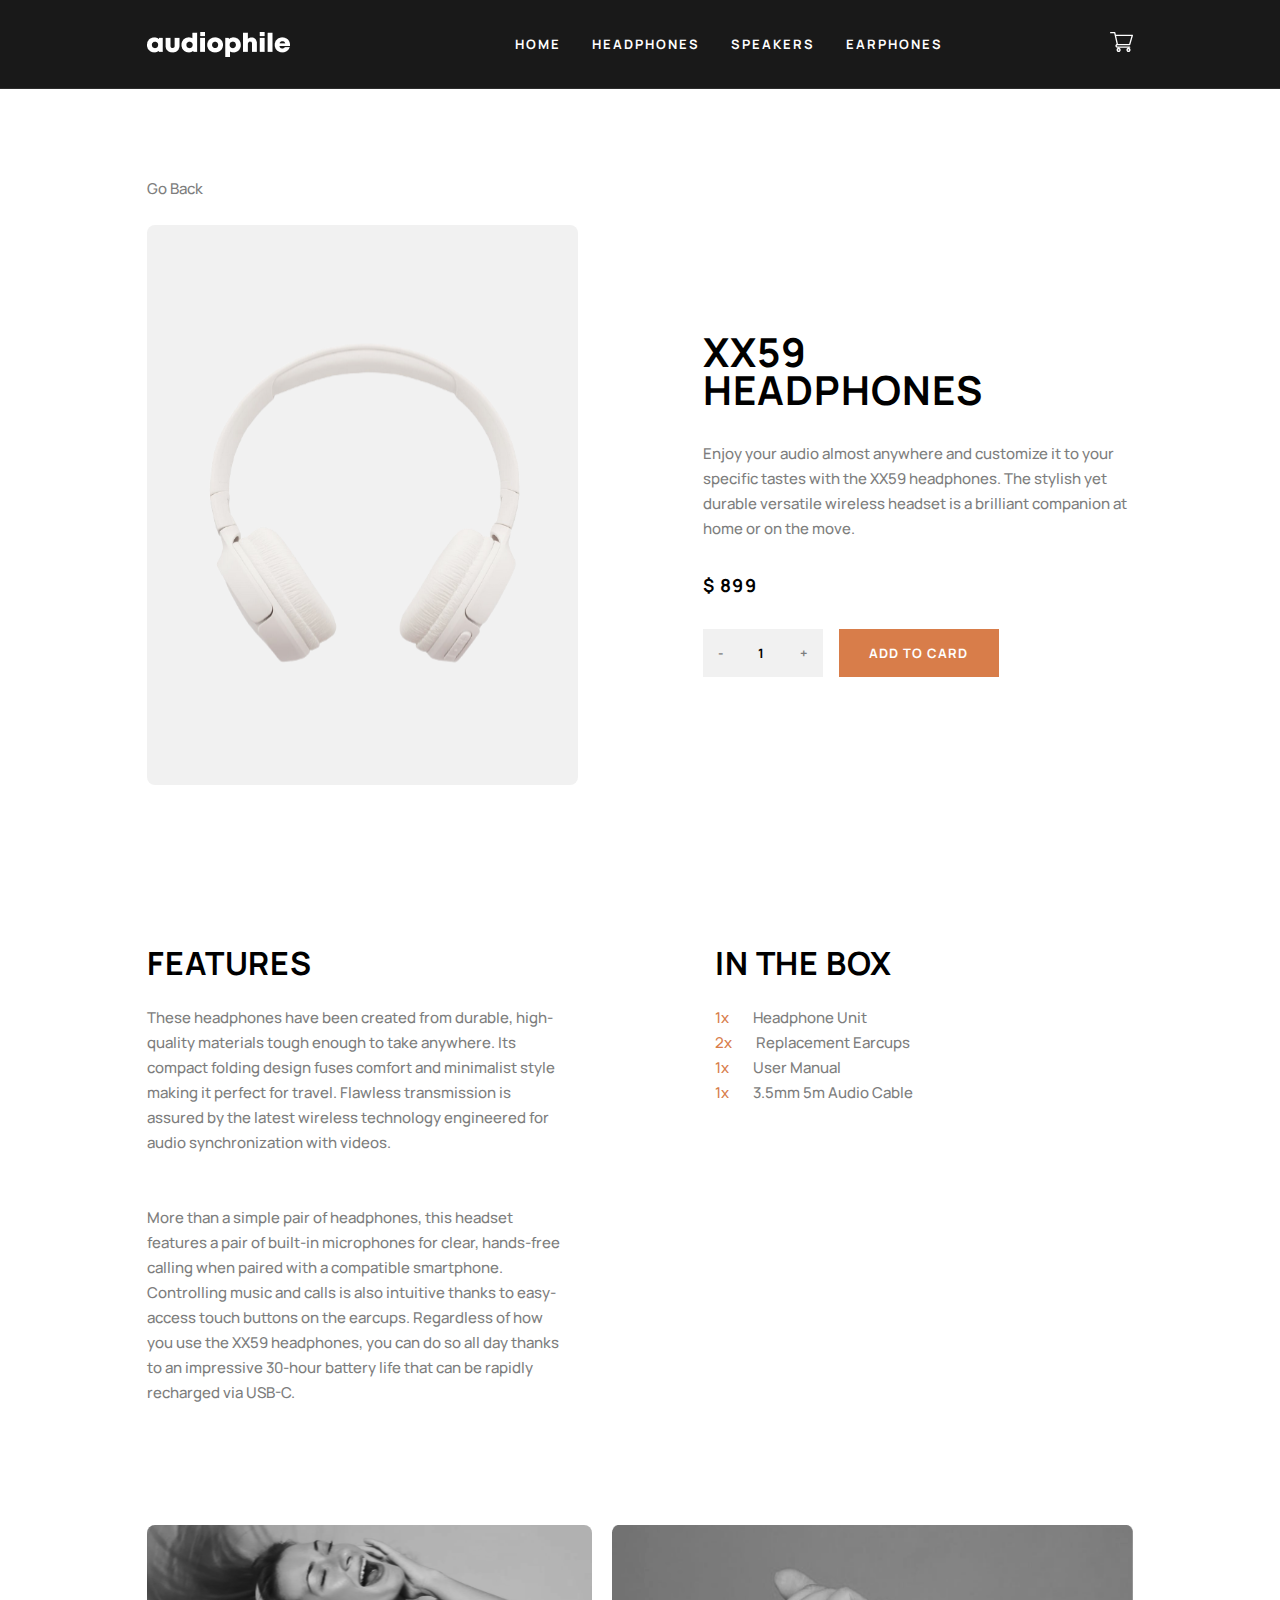
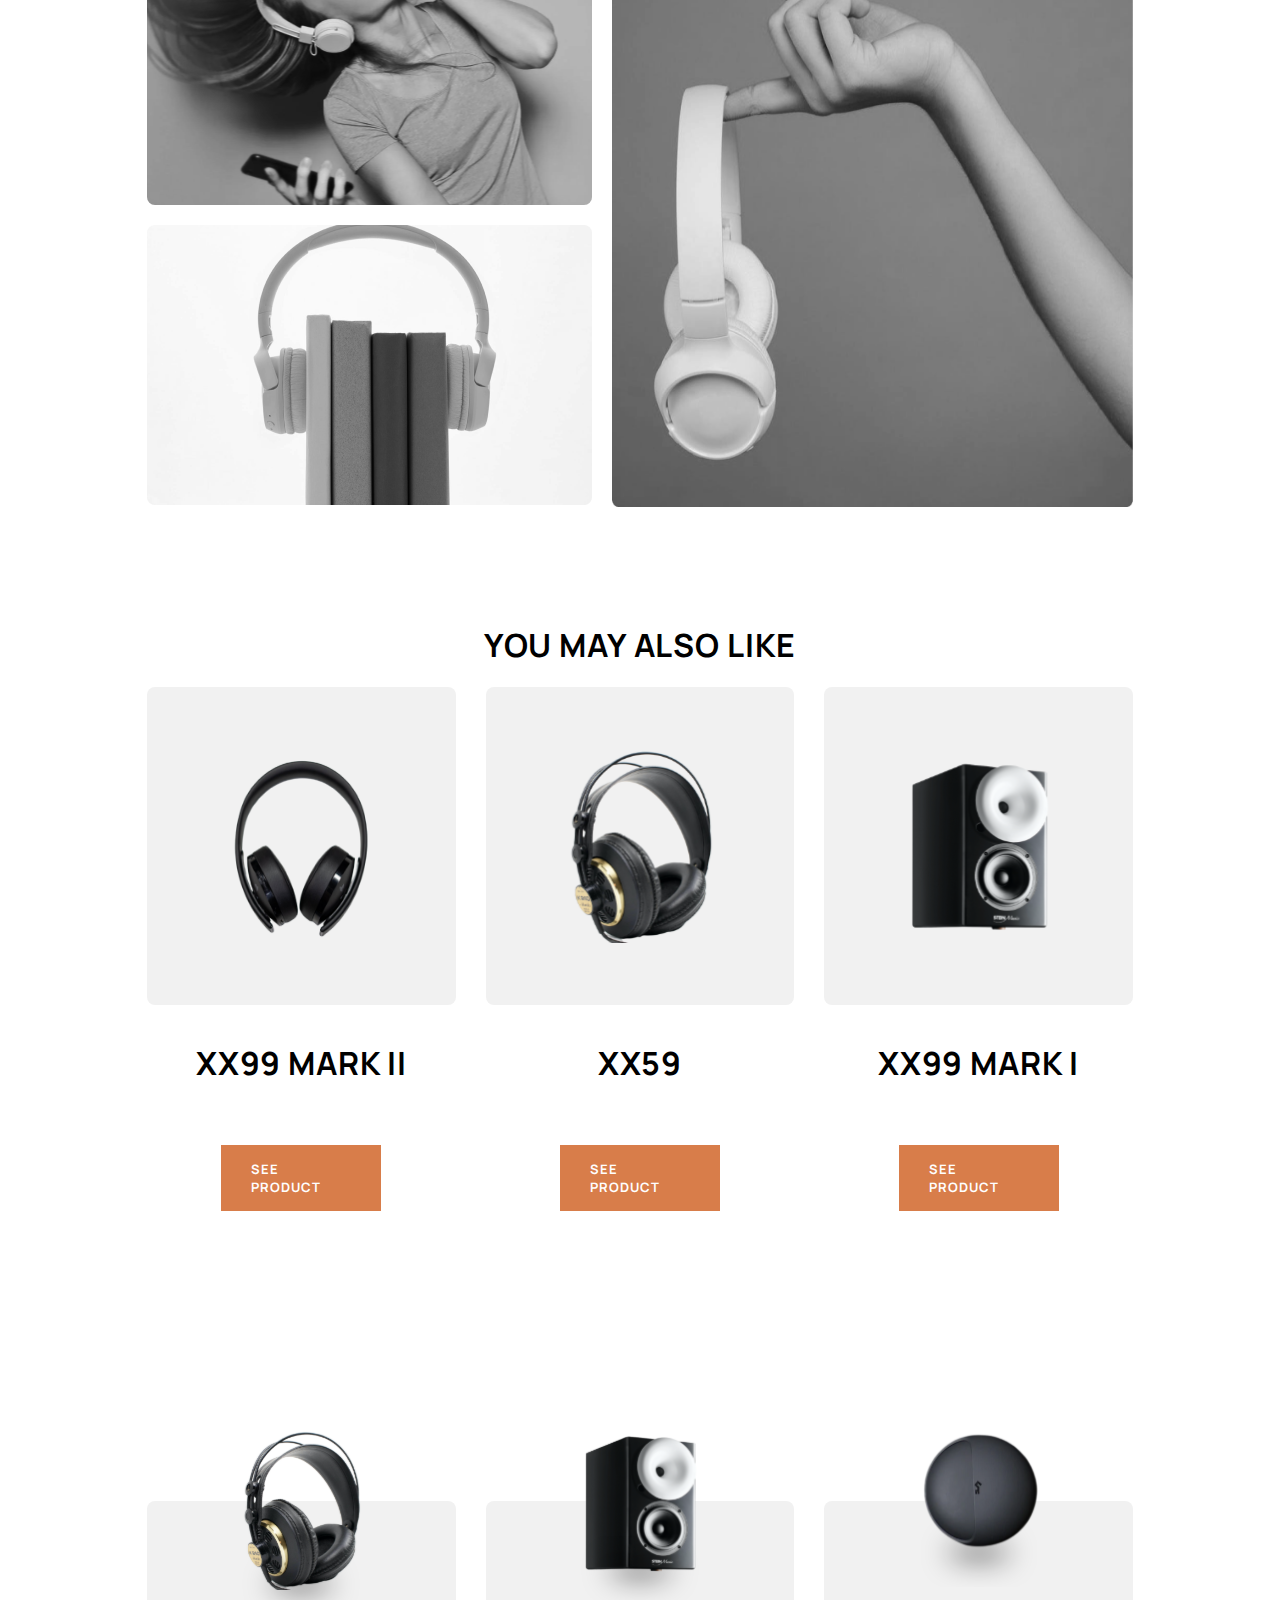
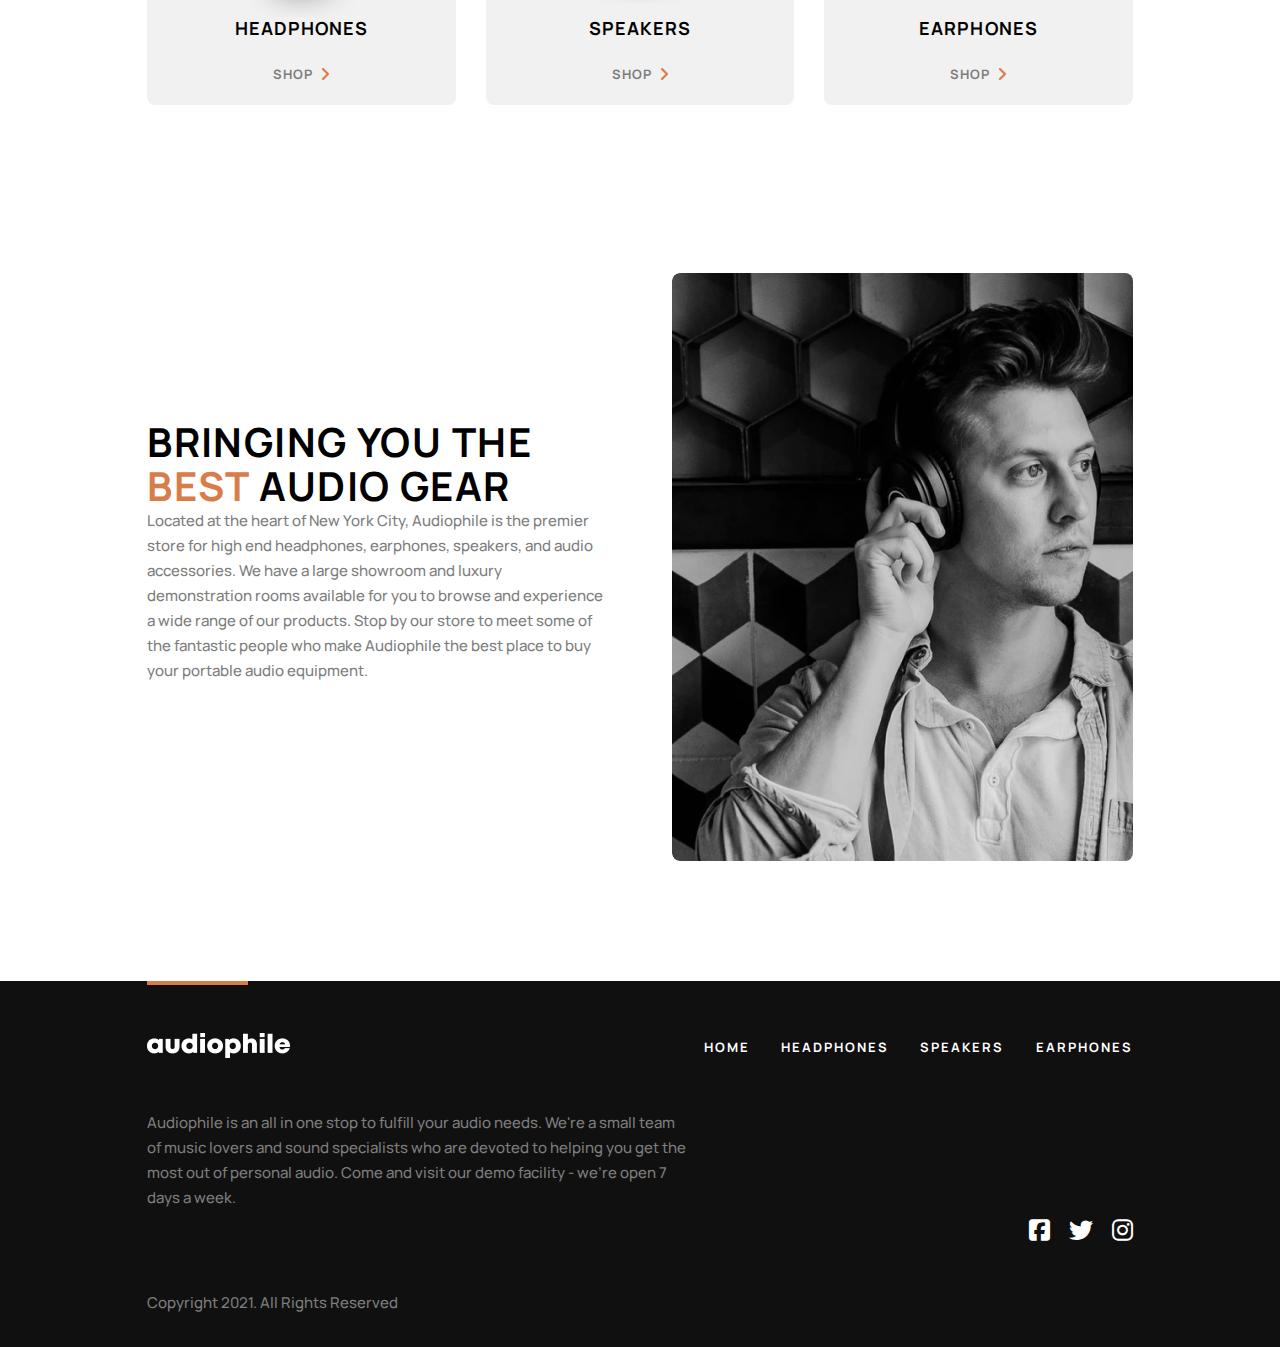
<file: headphone3.html>
<!DOCTYPE html>
<html lang="en">

<head>
    <meta charset="UTF-8">
    <meta http-equiv="X-UA-Compatible" content="IE=edge">
    <meta name="viewport" content="width=device-width, initial-scale=1.0">
    <title>XX59
        HEADPHONES</title>
    <link rel="preconnect" href="https://fonts.googleapis.com">
    <link rel="preconnect" href="https://fonts.gstatic.com" crossorigin>
    <link href="https://fonts.googleapis.com/css2?family=Manrope:wght@400;500;700&display=swap" rel="stylesheet">
    <link rel="stylesheet" href="css/headphone2.css">
    <link rel="stylesheet" href="https://cdnjs.cloudflare.com/ajax/libs/font-awesome/6.1.2/css/all.min.css">
</head>

<body>
    <div class="main--wrapper">
        <div class="hero-part">

            <!-- HEADER PART -->
            <header class="flex">
                <!-- NAVBAR -->
                <div class="container">
                    <nav class="site-nav flex">
                        <div class="site-nav--logo-part flex">
                            <label for="bars" class="fa-solid fa-bars"></label>
                            <a href="#" class="site-logo">
                                <img src="img/logo.png" alt="">
                            </a>
                        </div>
                        <div class="nav__links--desktop flex">
                            <a href="index.html " class="nav__links--item ">HOME</a>
                            <a href="headphones.html" class="nav__links--item">HEADPHONES</a>
                            <a href="speakers.html" class="nav__links--item">SPEAKERS</a>
                            <a href="earphones.html" class="nav__links--item">EARPHONES</a>
                        </div>
                        <a href="#products" class="site-nav__shop--icon">
                            <img src="img/shop-icon.svg" alt="">
                        </a>
                    </nav>
                </div>
            </header>
            <!-- BARS MENU -->
            <input type="checkbox" name="" id="bars">
            <div class="bars-menu">
                <div class="container">
                    <div class="bars-menu__content">
                        <div class="bars-menu__cards--div flex">
                            <!-- bars menu card 1 -->
                            <div class="bars-menu__card bars-menu__card1 flex">
                                <div class="img--shadow flex">
                                    <img src="img/headphone-gold.svg" alt="">
                                    <img src="img/oval--shadow.svg" class="shadow" alt="">
                                </div>
                                <h3 class="bars-menu__card--header">HEADPHONES</h3>
                                <a href="headphones.html" class="bars-menu__card-anker flex">
                                    <p class="bars-menu__anker--text">Shop</p>
                                    <i class="fa-solid fa-angle-right"></i>
                                </a>
                            </div>

                            <!-- bars menu card 2 -->
                            <div class="bars-menu__card flex">
                                <div class="img--shadow flex">
                                    <img src="img/speaker1.svg" alt="">
                                    <img src="img/oval--shadow.svg" class="shadow" alt="">
                                </div>
                                <h3 class="bars-menu__card--header">SPEAKERS</h3>
                                <a href="speakers.html" class="bars-menu__card-anker flex">
                                    <p class="bars-menu__anker--text">Shop</p>
                                    <i class="fa-solid fa-angle-right"></i>
                                </a>
                            </div>

                            <!-- bars menu card 3 -->
                            <div class="bars-menu__card flex">
                                <div class="img--shadow flex">
                                    <img src="img/earphone.svg" alt="">
                                    <img src="img/oval--shadow.svg" class="shadow" alt="">
                                </div>
                                <h3 class="bars-menu__card--header">EARPHONES</h3>
                                <a href="earphones.html" class="bars-menu__card-anker flex">
                                    <p class="bars-menu__anker--text">Shop</p>
                                    <i class="fa-solid fa-angle-right"></i>
                                </a>
                            </div>
                        </div>
                    </div>
                </div>
            </div>


            <!-- MAIN -->
            <main>
                <div class="container">
                    <a href="headphones.html" class="grey-header--text mb24 anker-center">Go Back</a>

                    <!-- MAIN PART 1 -->
                    <section class="main__part1">
                        <div class="main-part1__img--part">
                            <img src="img/headphone3-img.svg" alt="">
                        </div>
                        <div class="main-part1__content">
                            <h1 class="header-text">XX59 <br>
                                Headphones</h1>
                            <p class="greytext center710">Enjoy your audio almost anywhere and customize it to your
                                specific tastes with the XX59 headphones. The stylish yet durable versatile wireless
                                headset is a brilliant companion at home or on the move.</p>
                            <div class="price-text">$ 899</div>
                            <div class="main-part1__buttons--div">
                                <a href="#" class="add-btn">
                                    <p class="function">-</p>
                                    <p class="number">1</p>
                                    <p class="function">+</p>
                                </a>
                                <a href="checkout.html" class="btn">ADD TO CARD</a>
                            </div>
                        </div>
                    </section>



                    <!-- MAIN PART 2 -->
                    <section class="main__part2">
                        <div class="main__part2--part1">
                            <h2 class="main-part2__header--text">FEATURES</h2>
                            <p class="main-part2__p greytext">These headphones have been created from durable,
                                high-quality materials tough enough to take anywhere. Its compact folding design fuses
                                comfort and minimalist style making it perfect for travel. Flawless transmission is
                                assured by the latest wireless technology engineered for audio synchronization with
                                videos.
                            </p>
                            <br>
                            <p class="main-part2__p greytext">
                                More than a simple pair of headphones, this headset features a pair of built-in
                                microphones for clear, hands-free calling when paired with a compatible smartphone.
                                Controlling music and calls is also intuitive thanks to easy-access touch buttons on the
                                earcups. Regardless of how you use the XX59 headphones, you can do so all day thanks to
                                an impressive 30-hour battery life that can be rapidly recharged via USB-C.
                            </p>
                        </div>
                        <div class="main__part2--part2">
                            <ul class="main-part2__header--text">in the box</ul>
                            <div class="main-part2__list">
                                <li class="main-part2__list--text"><span class="orange-number">1x</span>Headphone
                                    Unit
                                </li>
                                <li class="main-part2__list--text"><span class="orange-number">2x</span>Replacement
                                    Earcups
                                </li>
                                <li class="main-part2__list--text"><span class="orange-number">1x</span>User Manual
                                </li>
                                <li class="main-part2__list--text"><span class="orange-number">1x</span>3.5mm 5m
                                    Audio
                                    Cable
                                </li>
                            </div>
                        </div>
                    </section>


                    <!-- MAIN IMAGES SECTION -->
                    <section class="main__images--div">
                        <div class="main-images-part1">
                            <div class="main-images__sm-img">
                                <img src="img/h3-main-img1.svg" alt="">
                            </div>
                            <div class="main-images__sm-img">
                                <img src="img/h3-main-img2.png" alt="">
                            </div>
                        </div>
                        <div class="main-images-part2">
                            <img src="img/h3-main-img3.png" alt="">
                        </div>
                    </section>


                    <!-- MAIN CARDS SECTION -->
                    <h2 class="main-part2__header--text text-center">you may also like</h2>
                    <section class="main__cards">
                        <div class="main-cards__card">
                            <div class="main-card__img--div">
                                <img src="img/headphone1-sm.png" alt="">
                            </div>
                            <h3 class="main-part2__header--text text-center m0">XX99 MARK II</h3>
                            <a href="headphone1.html" class="btn center">See Product</a>
                        </div>
                        <div class="main-cards__card">
                            <div class="main-card__img--div">
                                <img src="img/headphone2-img.svg" alt="">
                            </div>
                            <h3 class="main-part2__header--text text-center m0">XX59</h3>
                            <a href="headphone2.html" class="btn center">See Product</a>
                        </div>
                        <div class="main-cards__card">
                            <div class="main-card__img--div">
                                <img src="img/speaker1.svg" alt="">
                            </div>
                            <h3 class="main-part2__header--text text-center m0">XX99 MARK I</h3>
                            <a href="speaker1.html" class="btn center">See Product</a>
                        </div>
                    </section>
                </div>
            </main>













            <!-- PRODUCTS SECTION -->
            <main id="products">
                <div class="container">
                    <div class="bars-menu__cards--div flex cards-products">
                        <!-- bars menu card 1 -->
                        <div class="bars-menu__card flex">
                            <div class="img--shadow flex">
                                <img src="img/headphone-gold.svg" alt="">
                                <img src="img/oval--shadow.svg" class="shadow" alt="">
                            </div>
                            <h3 class="bars-menu__card--header">HEADPHONES</h3>
                            <a href="headphones.html" class="bars-menu__card-anker flex">
                                <p class="bars-menu__anker--text">Shop</p>
                                <i class="fa-solid fa-angle-right"></i>
                            </a>
                        </div>

                        <!-- bars menu card 2 -->
                        <div class="bars-menu__card flex">
                            <div class="img--shadow flex">
                                <img src="img/speaker1.svg" alt="">
                                <img src="img/oval--shadow.svg" class="shadow" alt="">
                            </div>
                            <h3 class="bars-menu__card--header">SPEAKERS</h3>
                            <a href="speakers.html" class="bars-menu__card-anker flex">
                                <p class="bars-menu__anker--text">Shop</p>
                                <i class="fa-solid fa-angle-right"></i>
                            </a>
                        </div>

                        <!-- bars menu card 3 -->
                        <div class="bars-menu__card flex">
                            <div class="img--shadow flex">
                                <img src="img/earphone.svg" alt="">
                                <img src="img/oval--shadow.svg" class="shadow" alt="">
                            </div>
                            <h3 class="bars-menu__card--header">EARPHONES</h3>
                            <a href="earphones.html" class="bars-menu__card-anker flex">
                                <p class="bars-menu__anker--text">Shop</p>
                                <i class="fa-solid fa-angle-right"></i>
                            </a>
                        </div>
                    </div>
            </main>
            <!-- PRE FOOTER -->
            <div class="container">
                <section id="pre-footer">
                    <div class="pre-footer__img" alt=""></div>
                    <div class="pre-fotter__content">
                        <h2 class="banner2-header--text text-center mb32 fs40">Bringing you the <span class="orange">
                                best</span>
                            audio gear</h2>
                        <p class="greytext text-center text-start-desktop">Located at the heart of New York City,
                            Audiophile
                            is the premier
                            store for high end headphones, earphones, speakers, and audio accessories. We have a large
                            showroom and luxury demonstration rooms available for you to browse and experience a wide
                            range
                            of our products. Stop by our store to meet some of the fantastic people who make Audiophile
                            the
                            best place to buy your portable audio equipment.</p>
                    </div>
                </section>
            </div>


            <!-- FOOTER -->
            <footer>
                <div class="container">
                    <div class="footer__content">
                        <div class="footer__line"></div>
                        <div class="footer__part1">
                            <a href="#"><img src="img/logo.png" alt=""></a>
                            <div class="footer__links">
                                <a href="index.html" class="nav__links--item ">HOME</a>
                                <a href="headphones.html" class="nav__links--item">HEADPHONES</a>
                                <a href="speakers.html" class="nav__links--item">SPEAKERS</a>
                                <a href="earphones.html" class="nav__links--item">EARPHONES</a>
                            </div>
                        </div>
                        <div class="footer__part2">
                            <p class="greytext text-center text-start-tablet w540">Audiophile is an all in one stop to
                                fulfill
                                your audio needs.
                                We're a small team of music lovers and sound specialists who are devoted to helping you
                                get
                                the most out of personal audio. Come and visit our demo facility - we’re open 7 days a
                                week.
                            </p>
                            <div class="footer__icons--list block-desktop">
                                <a class="fa-brands fa-square-facebook" href="https://www.facebook.com/"></a>
                                <a class="fa-brands fa-twitter" href="https://www.twitter.com/"></a>
                                <a class="fa-brands fa-instagram" href="https://www.instagram.com/"></a>
                            </div>
                        </div>
                        <div class="footer__part3">
                            <p class="greytext">Copyright 2021. All Rights Reserved</p>
                            <div class="footer__icons--list none-desktop">
                                <a class="fa-brands fa-square-facebook" href="https://www.facebook.com/"></a>
                                <a class="fa-brands fa-twitter" href="https://www.twitter.com/"></a>
                                <a class="fa-brands fa-instagram" href="https://www.instagram.com/"></a>
                            </div>
                        </div>
                    </div>
                </div>
            </footer>
        </div>
</body>

</html>
</file>
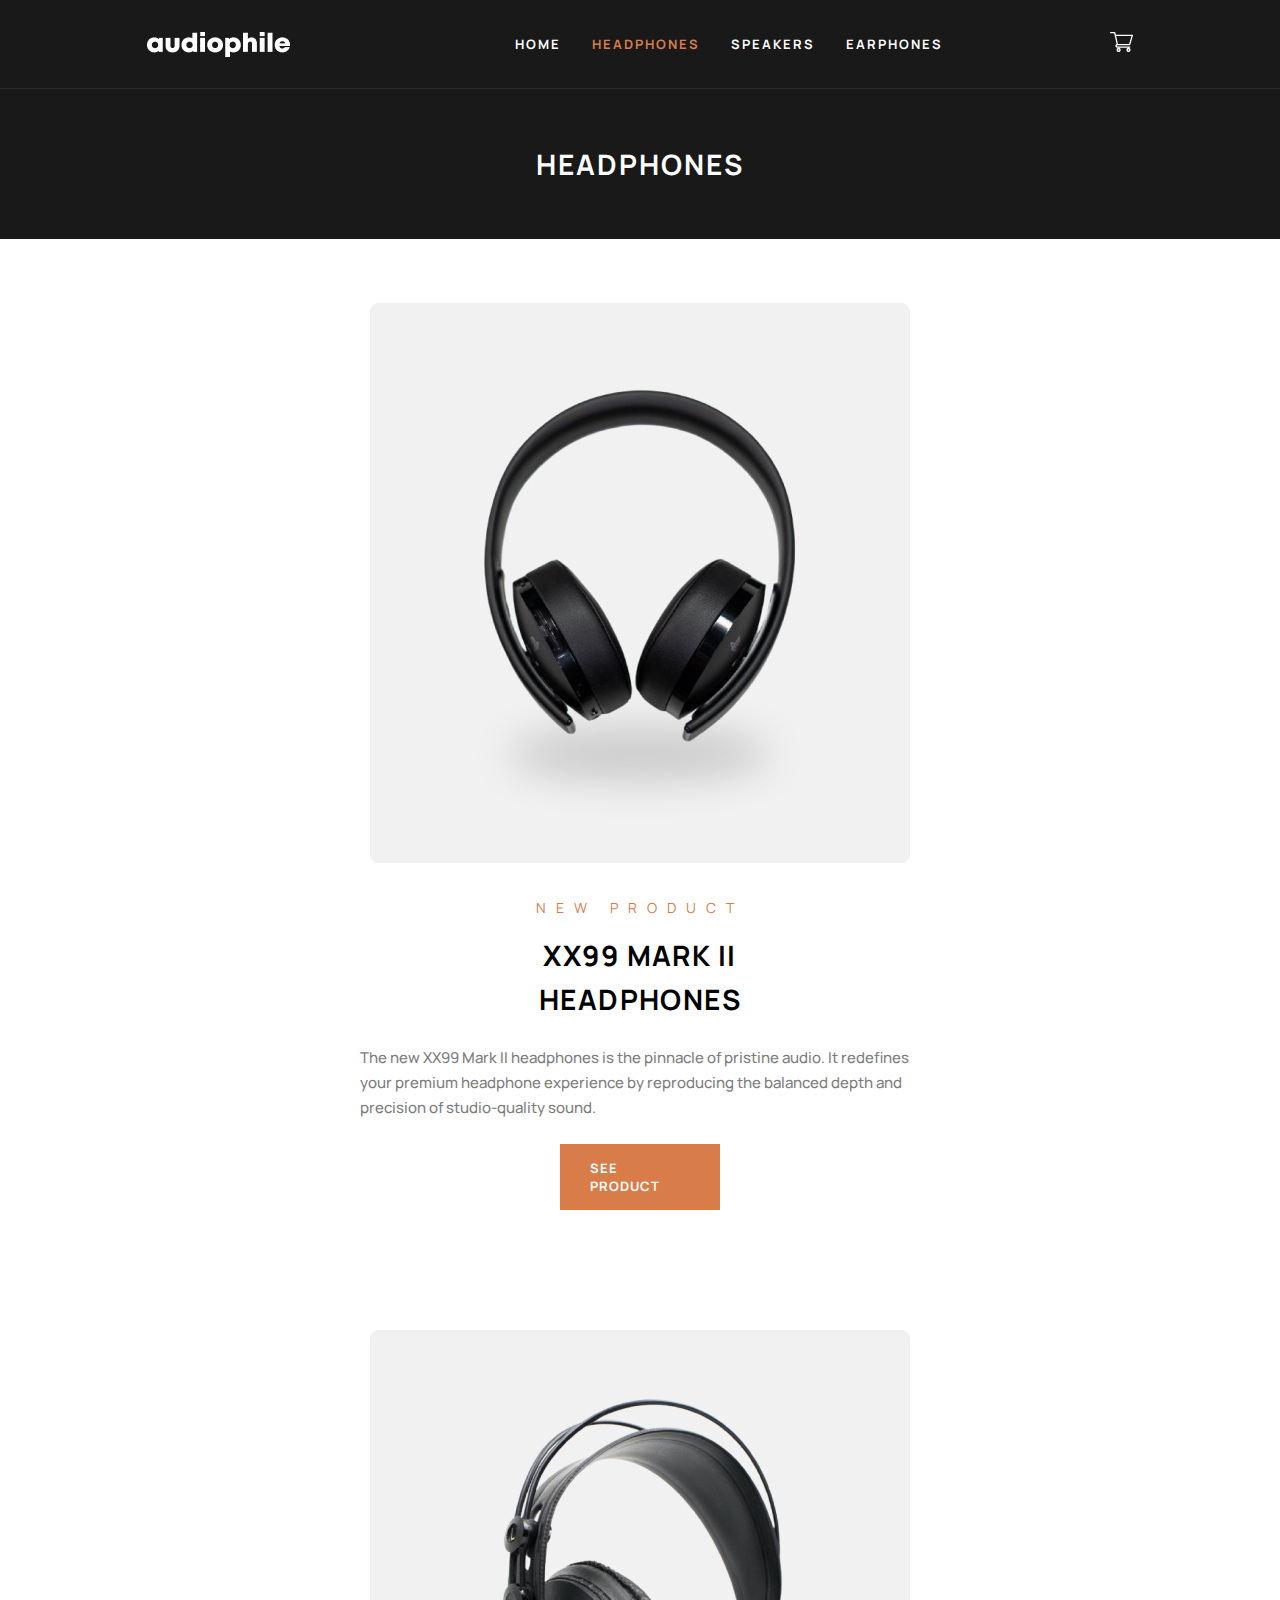
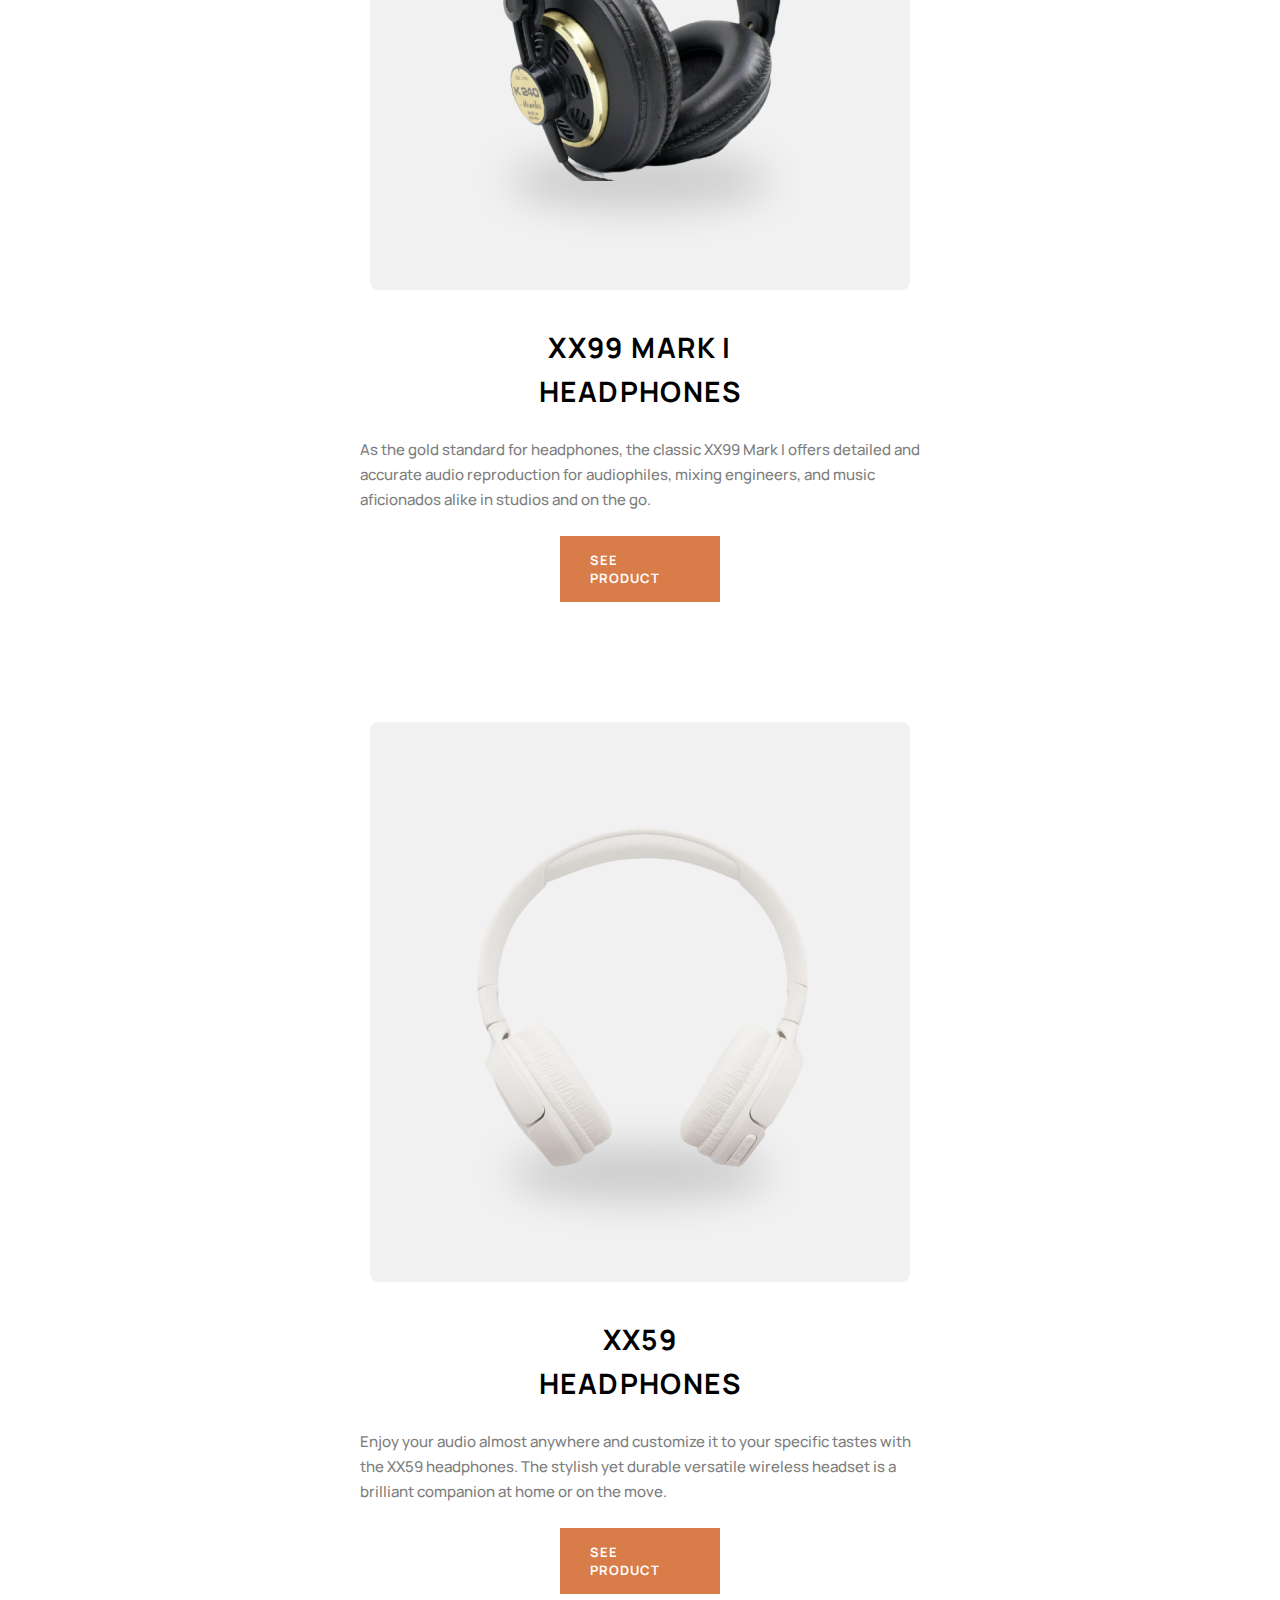
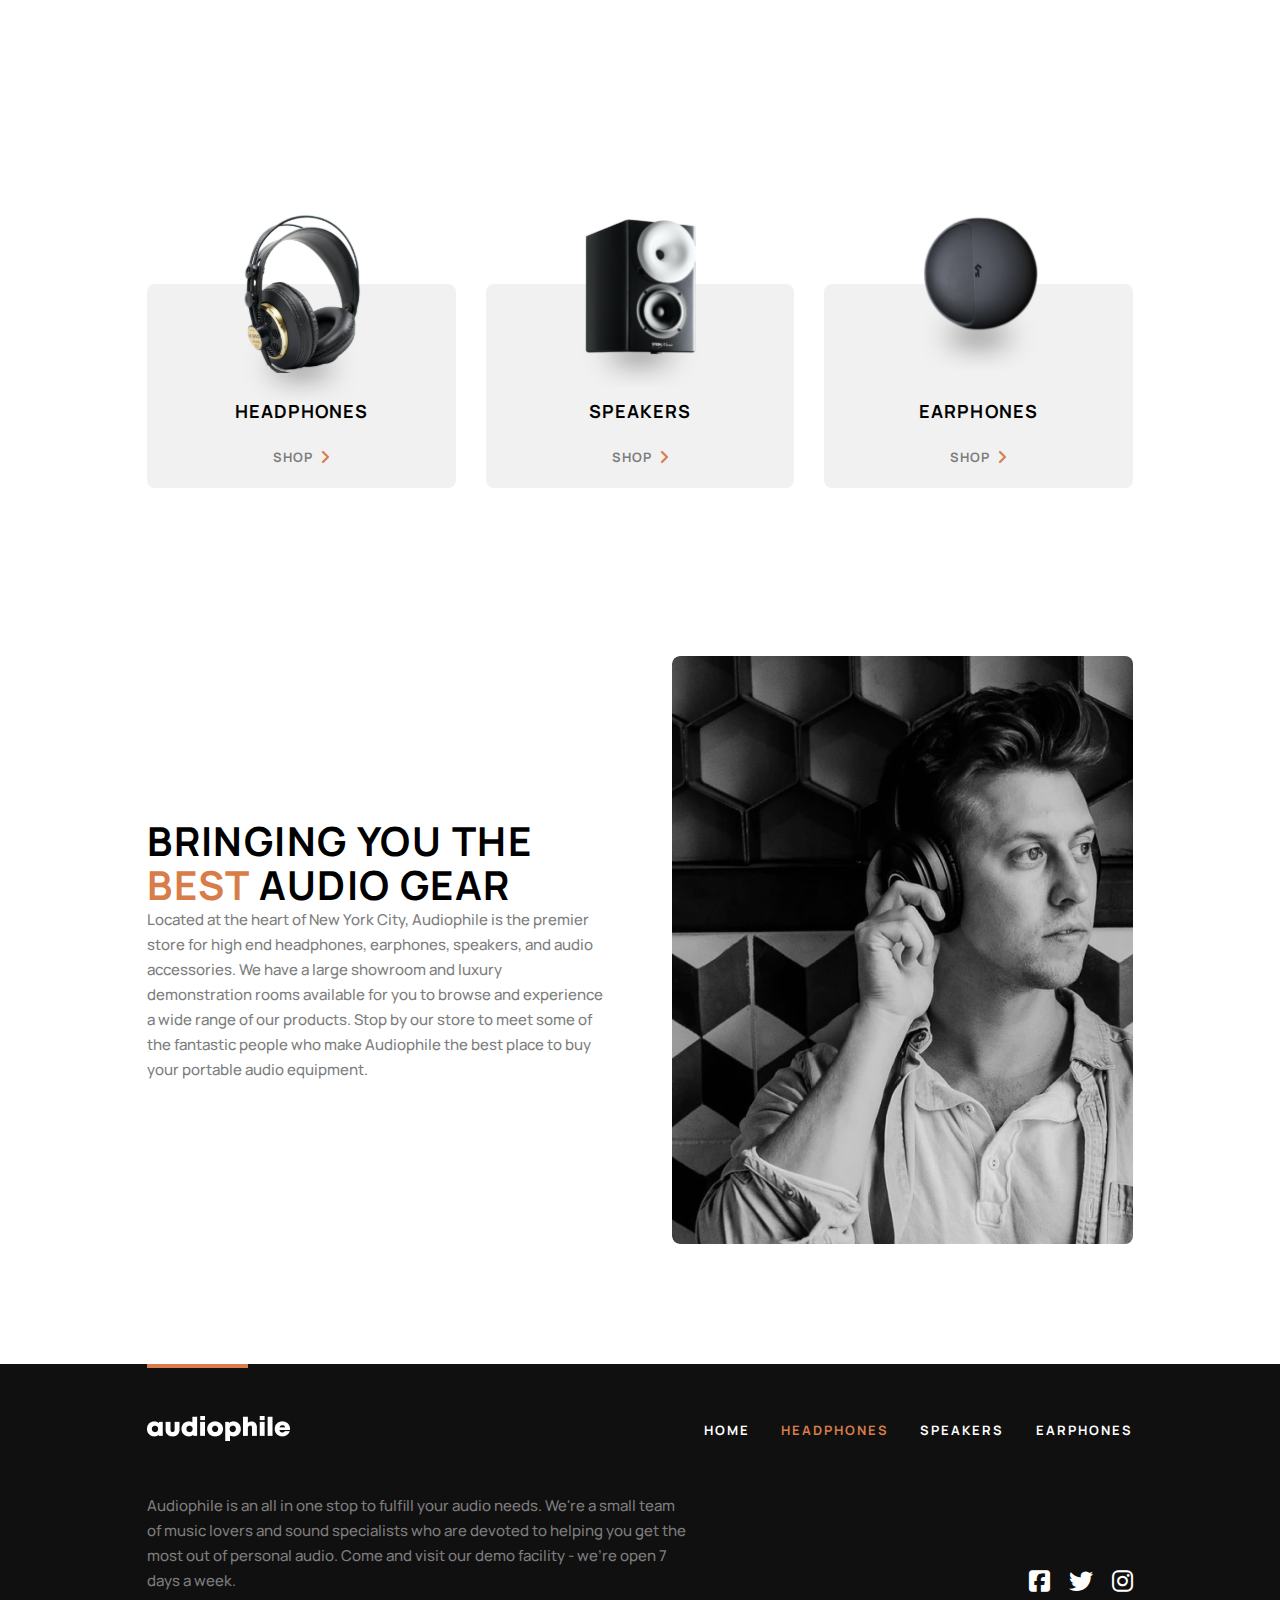
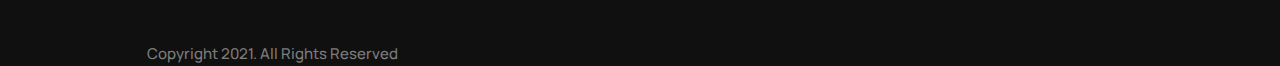
<file: headphones.html>
<!DOCTYPE html>
<html lang="en">

<head>
    <meta charset="UTF-8">
    <meta http-equiv="X-UA-Compatible" content="IE=edge">
    <meta name="viewport" content="width=device-width, initial-scale=1.0">
    <title>HEADPHONES</title>
    <link rel="preconnect" href="https://fonts.googleapis.com">
    <link rel="preconnect" href="https://fonts.gstatic.com" crossorigin>
    <link href="https://fonts.googleapis.com/css2?family=Manrope:wght@400;500;700&display=swap" rel="stylesheet">
    <link rel="stylesheet" href="css/headphones.css">
    <link rel="stylesheet" href="https://cdnjs.cloudflare.com/ajax/libs/font-awesome/6.1.2/css/all.min.css">
</head>

<body>
    <div class="main--wrapper">

        <!-- HEADER PART -->
        <header class="flex">

            <!-- NAVBAR -->
            <div class="container">
                <nav class="site-nav flex">
                    <div class="site-nav--logo-part flex">
                        <label for="bars" class="fa-solid fa-bars"></label>
                        <a href="#" class="site-logo">
                            <img src="img/logo.png" alt="">
                        </a>
                    </div>
                    <div class="nav__links--desktop flex">
                        <a href="index.html" class="nav__links--item">HOME</a>
                        <a href="#" class="nav__links--item active">HEADPHONES</a>
                        <a href="speakers.html" class="nav__links--item">SPEAKERS</a>
                        <a href="earphones.html" class="nav__links--item">EARPHONES</a>
                    </div>
                    <a href="#products" class="site-nav__shop--icon">
                        <img src="img/shop-icon.svg" alt="">
                    </a>
                </nav>
            </div>
        </header>
        <!-- BARS MENU -->
        <input type="checkbox" name="" id="bars">
        <div class="bars-menu">
            <div class="container">
                <div class="bars-menu__content">
                    <div class="bars-menu__cards--div flex">
                        <!-- bars menu card 1 -->
                        <div class="bars-menu__card bars-menu__card1 flex">
                            <div class="img--shadow flex">
                                <img src="img/headphone-gold.svg" alt="">
                                <img src="img/oval--shadow.svg" class="shadow" alt="">
                            </div>
                            <h3 class="bars-menu__card--header">HEADPHONES</h3>
                            <a href="#" class="bars-menu__card-anker flex">
                                <p class="bars-menu__anker--text">Shop</p>
                                <i class="fa-solid fa-angle-right"></i>
                            </a>
                        </div>

                        <!-- bars menu card 2 -->
                        <div class="bars-menu__card flex">
                            <div class="img--shadow flex">
                                <img src="img/speaker1.svg" alt="">
                                <img src="img/oval--shadow.svg" class="shadow" alt="">
                            </div>
                            <h3 class="bars-menu__card--header">SPEAKERS</h3>
                            <a href="speakers.html" class="bars-menu__card-anker flex">
                                <p class="bars-menu__anker--text">Shop</p>
                                <i class="fa-solid fa-angle-right"></i>
                            </a>
                        </div>

                        <!-- bars menu card 3 -->
                        <div class="bars-menu__card flex">
                            <div class="img--shadow flex">
                                <img src="img/earphone.svg" alt="">
                                <img src="img/oval--shadow.svg" class="shadow" alt="">
                            </div>
                            <h3 class="bars-menu__card--header">EARPHONES</h3>
                            <a href="earphones.html" class="bars-menu__card-anker flex">
                                <p class="bars-menu__anker--text">Shop</p>
                                <i class="fa-solid fa-angle-right"></i>
                            </a>
                        </div>
                    </div>
                </div>
            </div>
        </div>

        <!-- HERO PART -->
        <div class="hero">
            <h1 class="hero-text">HEADPHONES</h1>
        </div>


        <!-- MAIN CARDS PART -->
        <main>
            <div class="container">

                <!-- card 1 -->
                <div class="main__card">
                    <div class="main__card--img"></div>
                    <div class="main__card--content">
                        <h3 class="orange-header--text text-start-desktop">NEW PRODUCT</h3>
                        <h2 class="main__card--header--text text-start-desktop">XX99 Mark II <br>
                            Headphones</h2>
                        <p class="greytext text-center text-start-desktop mb24 w570">The new XX99 Mark II headphones is
                            the
                            pinnacle of pristine
                            audio. It
                            redefines your premium headphone experience by reproducing the balanced depth and precision
                            of studio-quality sound.</p>
                        <a href="headphone1.html" class="btn">See Product</a>
                    </div>
                </div>

                <!-- card 2 -->
                <div class="main__card main__card2">
                    <div class="main__card--img2"></div>
                    <div class="main__card--content">
                        <h2 class="main__card--header--text text-start-desktop">XX99 Mark I <br>
                            Headphones</h2>
                        <p class="greytext text-center text-start-desktop mb24 w570">As the gold standard for
                            headphones, the
                            classic XX99 Mark I offers detailed and accurate audio reproduction for audiophiles, mixing
                            engineers, and music aficionados alike in studios and on the go.</p>
                        <a href="headphone2.html" class="btn">See Product</a>
                    </div>
                </div>

                <!-- card 3 -->
                <div class="main__card">
                    <div class="main__card--img3"></div>
                    <div class="main__card--content">
                        <h2 class="main__card--header--text text-start-desktop">XX59 <br>
                            Headphones</h2>
                        <p class="greytext text-center text-start-desktop mb24 w570">Enjoy your audio almost anywhere
                            and
                            customize it to your specific tastes with the XX59 headphones. The stylish yet durable
                            versatile wireless headset is a brilliant companion at home or on the move.</p>
                        <a href="headphone3.html" class="btn">See Product</a>
                    </div>
                </div>
            </div>
        </main>









        <!-- PRODUCTS SECTION -->
        <main id="products">
            <div class="container">
                <div class="bars-menu__cards--div flex cards-products">
                    <!-- bars menu card 1 -->
                    <div class="bars-menu__card flex">
                        <div class="img--shadow flex">
                            <img src="img/headphone-gold.svg" alt="">
                            <img src="img/oval--shadow.svg" class="shadow" alt="">
                        </div>
                        <h3 class="bars-menu__card--header">HEADPHONES</h3>
                        <a href="headphones.html" class="bars-menu__card-anker flex">
                            <p class="bars-menu__anker--text">Shop</p>
                            <i class="fa-solid fa-angle-right"></i>
                        </a>
                    </div>

                    <!-- bars menu card 2 -->
                    <div class="bars-menu__card flex">
                        <div class="img--shadow flex">
                            <img src="img/speaker1.svg" alt="">
                            <img src="img/oval--shadow.svg" class="shadow" alt="">
                        </div>
                        <h3 class="bars-menu__card--header">SPEAKERS</h3>
                        <a href="speakers.html" class="bars-menu__card-anker flex">
                            <p class="bars-menu__anker--text">Shop</p>
                            <i class="fa-solid fa-angle-right"></i>
                        </a>
                    </div>

                    <!-- bars menu card 3 -->
                    <div class="bars-menu__card flex">
                        <div class="img--shadow flex">
                            <img src="img/earphone.svg" alt="">
                            <img src="img/oval--shadow.svg" class="shadow" alt="">
                        </div>
                        <h3 class="bars-menu__card--header">EARPHONES</h3>
                        <a href="earphones.html" class="bars-menu__card-anker flex">
                            <p class="bars-menu__anker--text">Shop</p>
                            <i class="fa-solid fa-angle-right"></i>
                        </a>
                    </div>
                </div>
        </main>
        <!-- PRE FOOTER -->
        <div class="container">
            <section id="pre-footer">
                <div class="pre-footer__img" alt=""></div>
                <div class="pre-fotter__content">
                    <h2 class="banner2-header--text text-center mb32 fs40">Bringing you the <span class="orange">
                            best</span>
                        audio gear</h2>
                    <p class="greytext text-center text-start-desktop">Located at the heart of New York City, Audiophile
                        is the premier
                        store for high end headphones, earphones, speakers, and audio accessories. We have a large
                        showroom and luxury demonstration rooms available for you to browse and experience a wide range
                        of our products. Stop by our store to meet some of the fantastic people who make Audiophile the
                        best place to buy your portable audio equipment.</p>
                </div>
            </section>
        </div>


        <!-- FOOTER -->
        <footer>
            <div class="container">
                <div class="footer__content">
                    <div class="footer__line"></div>
                    <div class="footer__part1">
                        <a href="#"><img src="img/logo.png" alt=""></a>
                        <div class="footer__links">
                            <a href="index.html" class="nav__links--item">HOME</a>
                            <a href="#" class="nav__links--item active">HEADPHONES</a>
                            <a href="speakers.html" class="nav__links--item">SPEAKERS</a>
                            <a href="earphones.html" class="nav__links--item">EARPHONES</a>
                        </div>
                    </div>
                    <div class="footer__part2">
                        <p class="greytext text-center text-start-tablet w540">Audiophile is an all in one stop to
                            fulfill
                            your audio needs.
                            We're a small team of music lovers and sound specialists who are devoted to helping you get
                            the most out of personal audio. Come and visit our demo facility - we’re open 7 days a week.
                        </p>
                        <div class="footer__icons--list block-desktop">
                            <a class="fa-brands fa-square-facebook" href="https://www.facebook.com/"></a>
                            <a class="fa-brands fa-twitter" href="https://www.twitter.com/"></a>
                            <a class="fa-brands fa-instagram" href="https://www.instagram.com/"></a>
                        </div>
                    </div>
                    <div class="footer__part3">
                        <p class="greytext">Copyright 2021. All Rights Reserved</p>
                        <div class="footer__icons--list none-desktop">
                            <a class="fa-brands fa-square-facebook" href="https://www.facebook.com/"></a>
                            <a class="fa-brands fa-twitter" href="https://www.twitter.com/"></a>
                            <a class="fa-brands fa-instagram" href="https://www.instagram.com/"></a>
                        </div>
                    </div>
                </div>
            </div>
        </footer>
    </div>
</body>

</html>
</file>
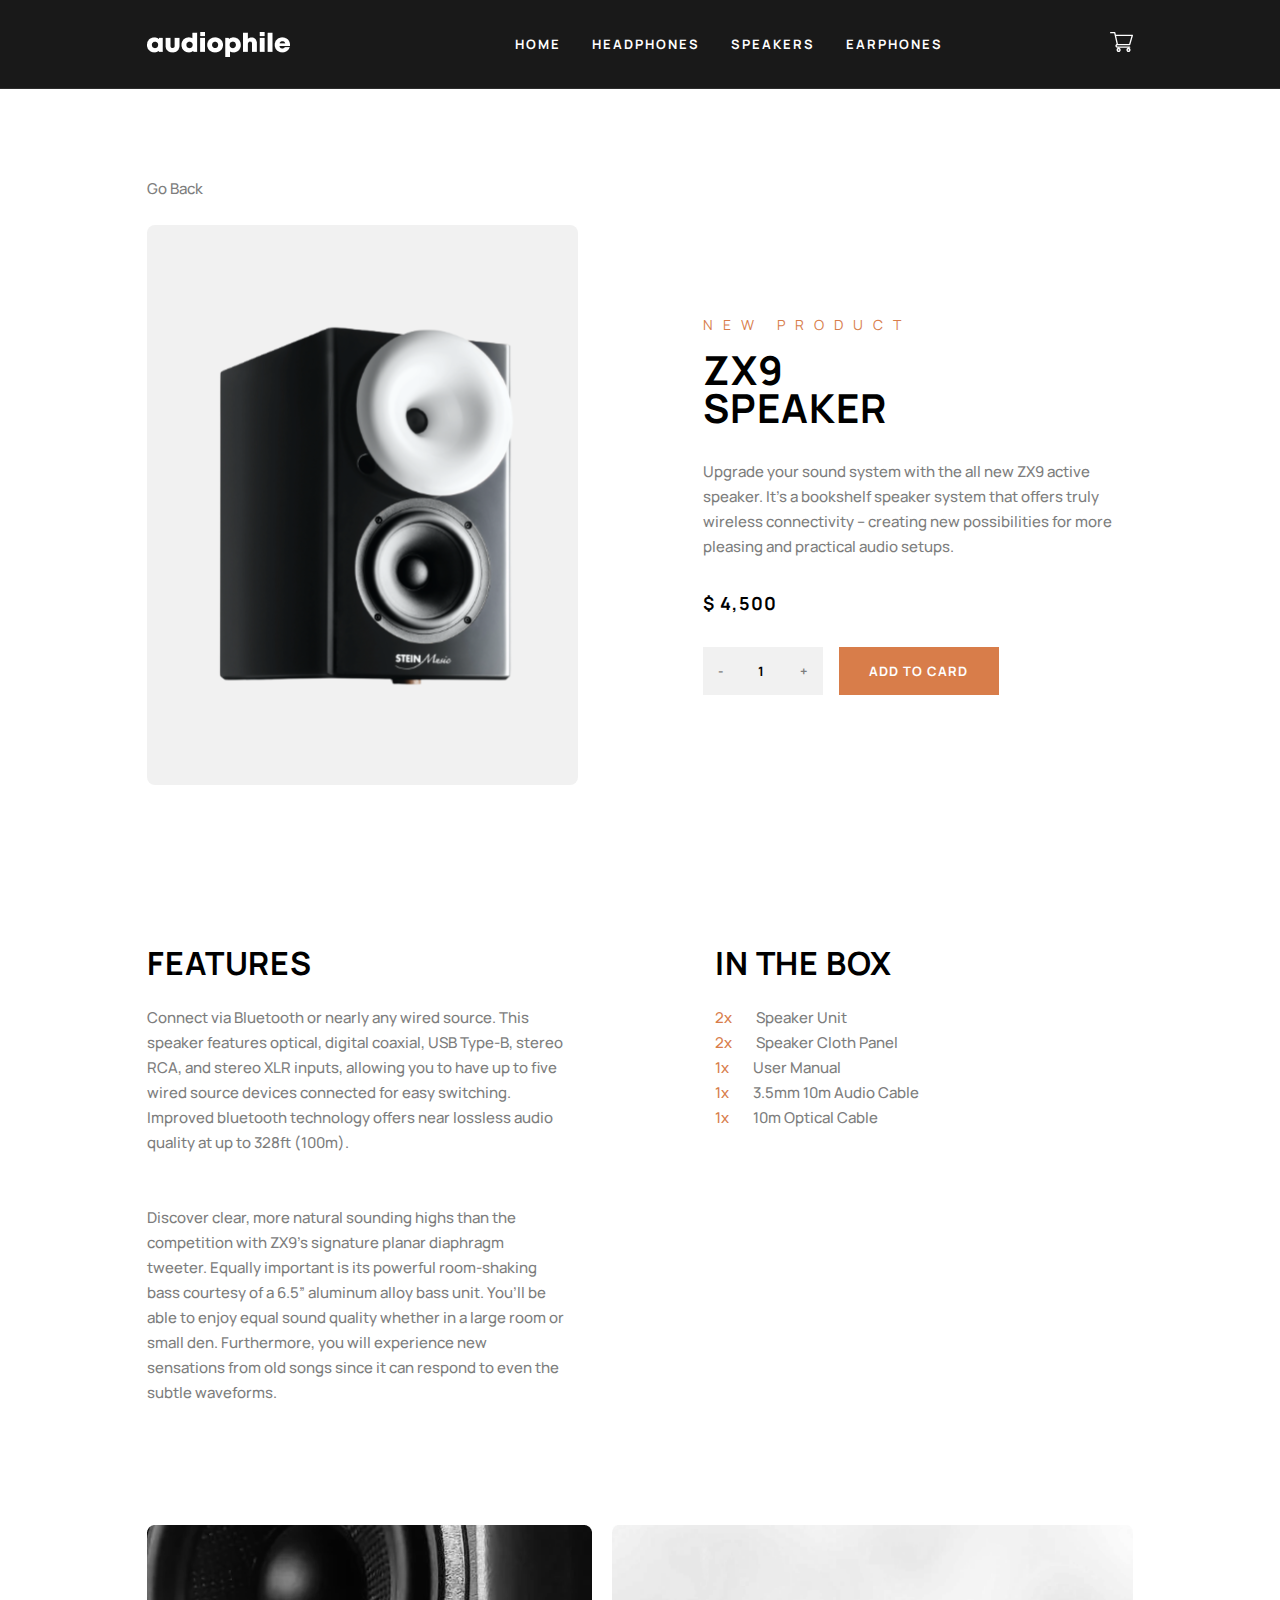
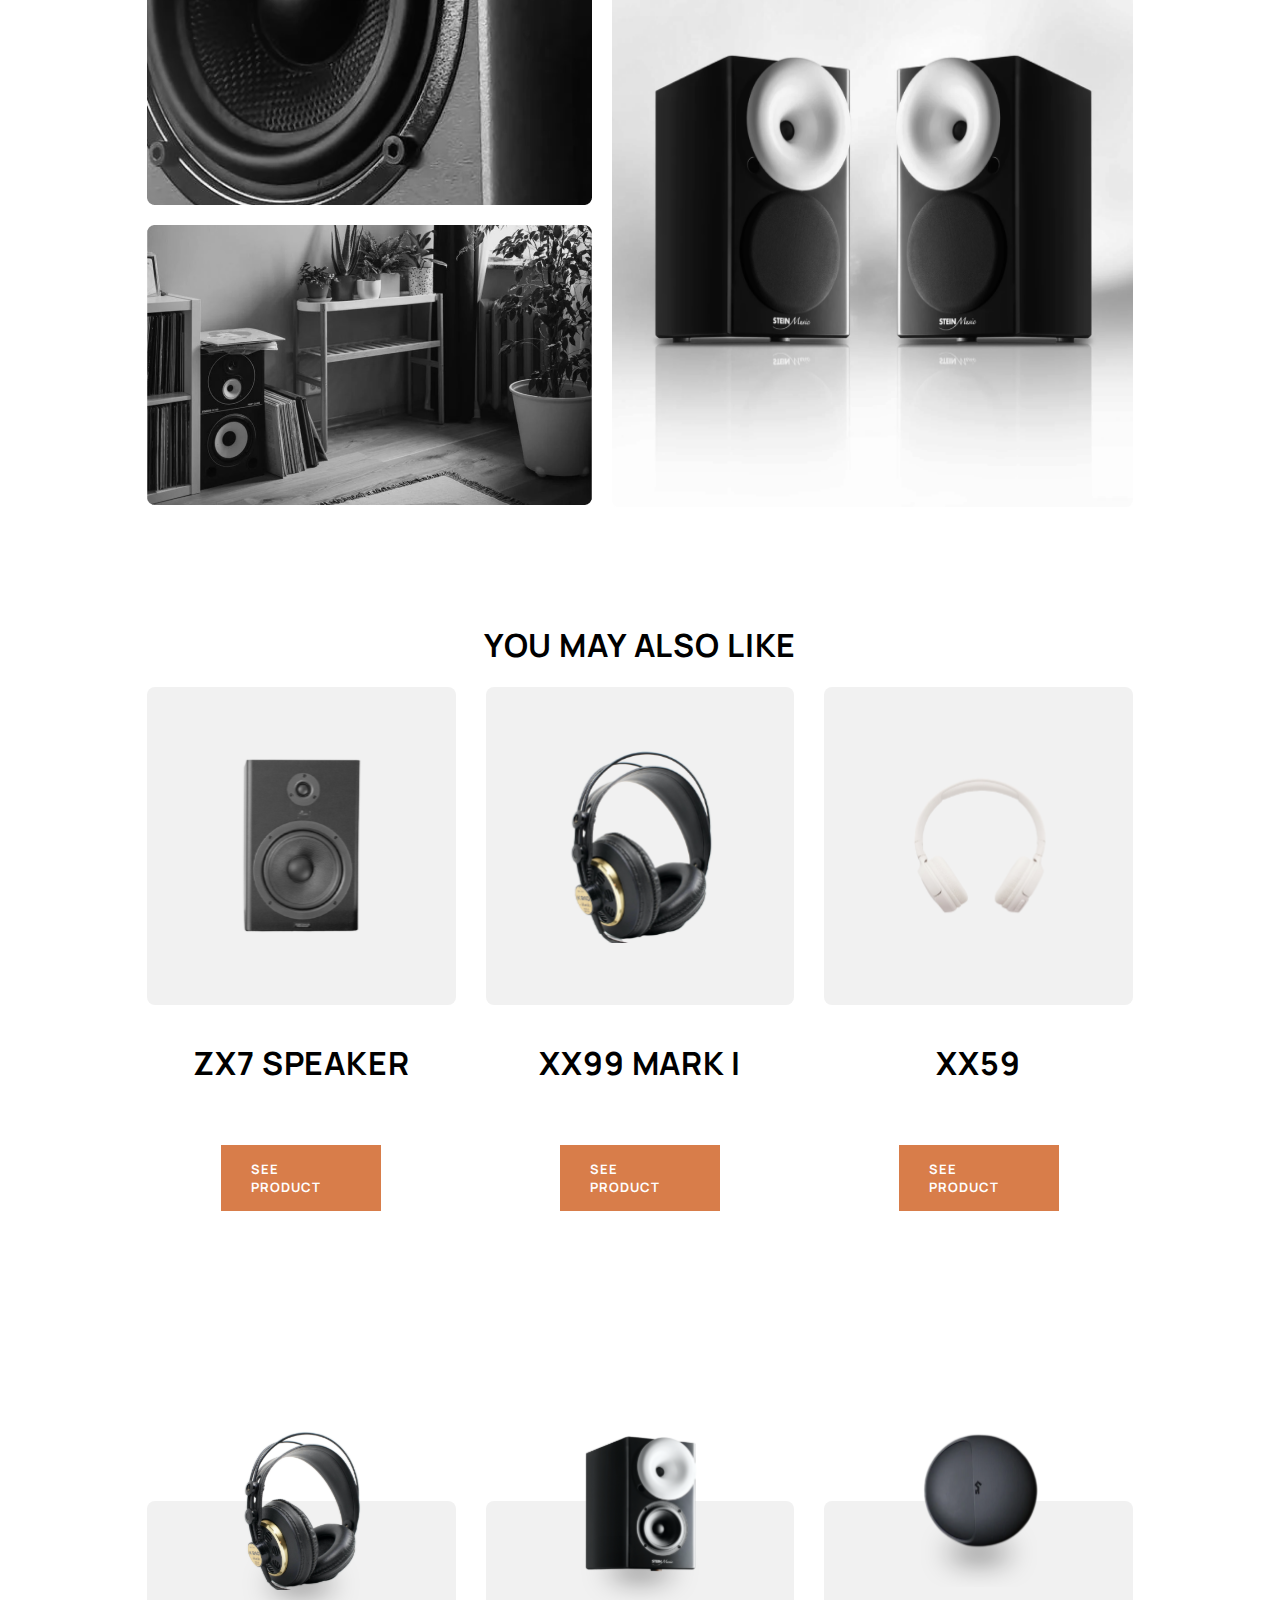
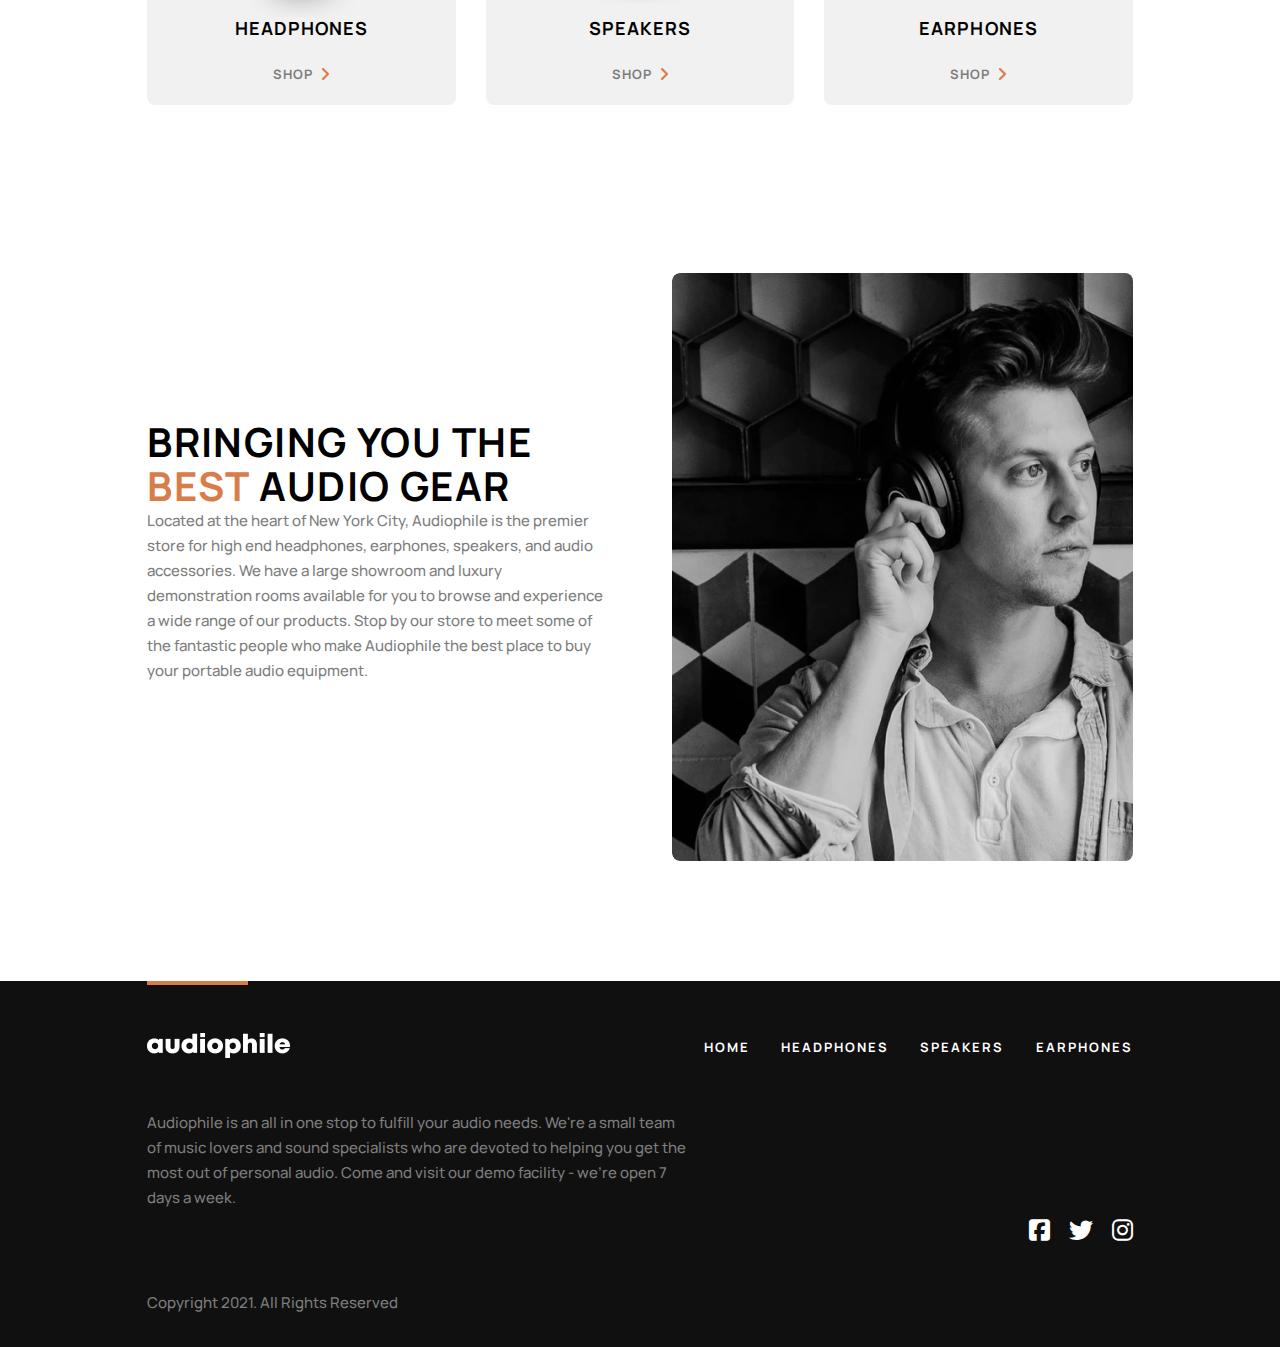
<file: speaker1.html>
<!DOCTYPE html>
<html lang="en">

<head>
    <meta charset="UTF-8">
    <meta http-equiv="X-UA-Compatible" content="IE=edge">
    <meta name="viewport" content="width=device-width, initial-scale=1.0">
    <title>ZX9
        SPEAKER</title>
    <link rel="preconnect" href="https://fonts.googleapis.com">
    <link rel="preconnect" href="https://fonts.gstatic.com" crossorigin>
    <link href="https://fonts.googleapis.com/css2?family=Manrope:wght@400;500;700&display=swap" rel="stylesheet">
    <link rel="stylesheet" href="css/headphone1.css">
    <link rel="stylesheet" href="https://cdnjs.cloudflare.com/ajax/libs/font-awesome/6.1.2/css/all.min.css">
</head>

<body>
    <div class="main--wrapper">
        <div class="hero-part">

            <!-- HEADER PART -->
            <header class="flex">
                <!-- NAVBAR -->
                <div class="container">
                    <nav class="site-nav flex">
                        <div class="site-nav--logo-part flex">
                            <label for="bars" class="fa-solid fa-bars"></label>
                            <a href="#" class="site-logo">
                                <img src="img/logo.png" alt="">
                            </a>
                        </div>
                        <div class="nav__links--desktop flex">
                            <a href="index.html " class="nav__links--item ">HOME</a>
                            <a href="headphones.html" class="nav__links--item">HEADPHONES</a>
                            <a href="speakers.html" class="nav__links--item">SPEAKERS</a>
                            <a href="earphones.html" class="nav__links--item">EARPHONES</a>
                        </div>
                        <a href="#products" class="site-nav__shop--icon">
                            <img src="img/shop-icon.svg" alt="">
                        </a>
                    </nav>
                </div>
            </header>
            <!-- BARS MENU -->
            <input type="checkbox" name="" id="bars">
            <div class="bars-menu">
                <div class="container">
                    <div class="bars-menu__content">
                        <div class="bars-menu__cards--div flex">
                            <!-- bars menu card 1 -->
                            <div class="bars-menu__card bars-menu__card1 flex">
                                <div class="img--shadow flex">
                                    <img src="img/headphone-gold.svg" alt="">
                                    <img src="img/oval--shadow.svg" class="shadow" alt="">
                                </div>
                                <h3 class="bars-menu__card--header">HEADPHONES</h3>
                                <a href="headphones.html" class="bars-menu__card-anker flex">
                                    <p class="bars-menu__anker--text">Shop</p>
                                    <i class="fa-solid fa-angle-right"></i>
                                </a>
                            </div>

                            <!-- bars menu card 2 -->
                            <div class="bars-menu__card flex">
                                <div class="img--shadow flex">
                                    <img src="img/speaker1.svg" alt="">
                                    <img src="img/oval--shadow.svg" class="shadow" alt="">
                                </div>
                                <h3 class="bars-menu__card--header">SPEAKERS</h3>
                                <a href="speakers.html" class="bars-menu__card-anker flex">
                                    <p class="bars-menu__anker--text">Shop</p>
                                    <i class="fa-solid fa-angle-right"></i>
                                </a>
                            </div>

                            <!-- bars menu card 3 -->
                            <div class="bars-menu__card flex">
                                <div class="img--shadow flex">
                                    <img src="img/earphone.svg" alt="">
                                    <img src="img/oval--shadow.svg" class="shadow" alt="">
                                </div>
                                <h3 class="bars-menu__card--header">EARPHONES</h3>
                                <a href="earphones.html" class="bars-menu__card-anker flex">
                                    <p class="bars-menu__anker--text">Shop</p>
                                    <i class="fa-solid fa-angle-right"></i>
                                </a>
                            </div>
                        </div>
                    </div>
                </div>
            </div>


            <!-- MAIN -->
            <main>
                <div class="container">
                    <a href="speakers.html" class="grey-header--text mb24 anker-center">Go Back</a>

                    <!-- MAIN PART 1 -->
                    <section class="main__part1">
                        <div class="main-part1__img--part">
                            <img src="img/speaker1-img.svg" alt="">
                        </div>
                        <div class="main-part1__content">
                            <h3 class="orange-header--text">NEW PRODUCT</h3>
                            <h1 class="header-text">ZX9 <br>
                                SPEAKER</h1>
                            <p class="greytext center710">Upgrade your sound system with the all new ZX9 active speaker.
                                It’s a bookshelf speaker system that offers truly wireless connectivity -- creating new
                                possibilities for more pleasing and practical audio setups.</p>
                            <div class="price-text">$ 4,500</div>
                            <div class="main-part1__buttons--div">
                                <a href="#" class="add-btn">
                                    <p class="function">-</p>
                                    <p class="number">1</p>
                                    <p class="function">+</p>
                                </a>
                                <a href="checkout.html" class="btn">ADD TO CARD</a>
                            </div>
                        </div>
                    </section>



                    <!-- MAIN PART 2 -->
                    <section class="main__part2">
                        <div class="main__part2--part1">
                            <h2 class="main-part2__header--text">FEATURES</h2>
                            <p class="main-part2__p greytext">Connect via Bluetooth or nearly any wired source. This
                                speaker features optical, digital coaxial, USB Type-B, stereo RCA, and stereo XLR
                                inputs, allowing you to have up to five wired source devices connected for easy
                                switching. Improved bluetooth technology offers near lossless audio quality at up to
                                328ft (100m).</p>
                            <br>
                            <p class="main-part2__p greytext">
                                Discover clear, more natural sounding highs than the competition with ZX9’s signature
                                planar diaphragm tweeter. Equally important is its powerful room-shaking bass courtesy
                                of a 6.5” aluminum alloy bass unit. You’ll be able to enjoy equal sound quality whether
                                in a large room or small den. Furthermore, you will experience new sensations from old
                                songs since it can respond to even the subtle waveforms.
                            </p>
                        </div>
                        <div class="main__part2--part2">
                            <ul class="main-part2__header--text">in the box</ul>
                            <div class="main-part2__list">
                                <li class="main-part2__list--text"><span class="orange-number">2x</span>Speaker Unit
                                </li>
                                <li class="main-part2__list--text"><span class="orange-number">2x</span>Speaker Cloth
                                    Panel
                                </li>
                                <li class="main-part2__list--text"><span class="orange-number">1x</span>User Manual
                                </li>
                                <li class="main-part2__list--text"><span class="orange-number">1x</span>3.5mm 10m
                                    Audio
                                    Cable
                                </li>
                                <li class="main-part2__list--text"><span class="orange-number">1x</span>10m Optical
                                    Cable
                                </li>
                            </div>
                        </div>
                    </section>


                    <!-- MAIN IMAGES SECTION -->
                    <section class="main__images--div">
                        <div class="main-images-part1">
                            <div class="main-images__sm-img">
                                <img src="img/s1-main-img1.png" alt="">
                            </div>
                            <div class="main-images__sm-img">
                                <img src="img/s1-main-img2.png" alt="">
                            </div>
                        </div>
                        <div class="main-images-part2">
                            <img src="img/s1-main-img3.png" alt="">
                        </div>
                    </section>


                    <!-- MAIN CARDS SECTION -->
                    <h2 class="main-part2__header--text text-center">you may also like</h2>
                    <section class="main__cards">
                        <div class="main-cards__card">
                            <div class="main-card__img--div">
                                <img src="img/speaker2-sm.svg" alt="">
                            </div>
                            <h3 class="main-part2__header--text text-center m0">ZX7 SPEAKER</h3>
                            <a href="speaker2.html" class="btn center">See Product</a>
                        </div>
                        <div class="main-cards__card">
                            <div class="main-card__img--div">
                                <img src="img/headphone2-img.svg" alt="">
                            </div>
                            <h3 class="main-part2__header--text text-center m0">XX99 MARK I</h3>
                            <a href="headphone2.html" class="btn center">See Product</a>
                        </div>
                        <div class="main-cards__card">
                            <div class="main-card__img--div">
                                <img src="img/white-headphone-sm.svg" alt="">
                            </div>
                            <h3 class="main-part2__header--text text-center m0">XX59 </h3>
                            <a href="headphone3.html" class="btn center">See Product</a>
                        </div>
                    </section>
                </div>
            </main>













            <!-- PRODUCTS SECTION -->
            <main id="products">
                <div class="container">
                    <div class="bars-menu__cards--div flex cards-products">
                        <!-- bars menu card 1 -->
                        <div class="bars-menu__card flex">
                            <div class="img--shadow flex">
                                <img src="img/headphone-gold.svg" alt="">
                                <img src="img/oval--shadow.svg" class="shadow" alt="">
                            </div>
                            <h3 class="bars-menu__card--header">HEADPHONES</h3>
                            <a href="headphones.html" class="bars-menu__card-anker flex">
                                <p class="bars-menu__anker--text">Shop</p>
                                <i class="fa-solid fa-angle-right"></i>
                            </a>
                        </div>

                        <!-- bars menu card 2 -->
                        <div class="bars-menu__card flex">
                            <div class="img--shadow flex">
                                <img src="img/speaker1.svg" alt="">
                                <img src="img/oval--shadow.svg" class="shadow" alt="">
                            </div>
                            <h3 class="bars-menu__card--header">SPEAKERS</h3>
                            <a href="speakers.html" class="bars-menu__card-anker flex">
                                <p class="bars-menu__anker--text">Shop</p>
                                <i class="fa-solid fa-angle-right"></i>
                            </a>
                        </div>

                        <!-- bars menu card 3 -->
                        <div class="bars-menu__card flex">
                            <div class="img--shadow flex">
                                <img src="img/earphone.svg" alt="">
                                <img src="img/oval--shadow.svg" class="shadow" alt="">
                            </div>
                            <h3 class="bars-menu__card--header">EARPHONES</h3>
                            <a href="earphones.html" class="bars-menu__card-anker flex">
                                <p class="bars-menu__anker--text">Shop</p>
                                <i class="fa-solid fa-angle-right"></i>
                            </a>
                        </div>
                    </div>
            </main>
            <!-- PRE FOOTER -->
            <div class="container">
                <section id="pre-footer">
                    <div class="pre-footer__img" alt=""></div>
                    <div class="pre-fotter__content">
                        <h2 class="banner2-header--text text-center mb32 fs40">Bringing you the <span class="orange">
                                best</span>
                            audio gear</h2>
                        <p class="greytext text-center text-start-desktop">Located at the heart of New York City,
                            Audiophile
                            is the premier
                            store for high end headphones, earphones, speakers, and audio accessories. We have a large
                            showroom and luxury demonstration rooms available for you to browse and experience a wide
                            range
                            of our products. Stop by our store to meet some of the fantastic people who make Audiophile
                            the
                            best place to buy your portable audio equipment.</p>
                    </div>
                </section>
            </div>


            <!-- FOOTER -->
            <footer>
                <div class="container">
                    <div class="footer__content">
                        <div class="footer__line"></div>
                        <div class="footer__part1">
                            <a href="#"><img src="img/logo.png" alt=""></a>
                            <div class="footer__links">
                                <a href="index.html" class="nav__links--item ">HOME</a>
                                <a href="headphones.html" class="nav__links--item">HEADPHONES</a>
                                <a href="speakers.html" class="nav__links--item">SPEAKERS</a>
                                <a href="earphones.html" class="nav__links--item">EARPHONES</a>
                            </div>
                        </div>
                        <div class="footer__part2">
                            <p class="greytext text-center text-start-tablet w540">Audiophile is an all in one stop to
                                fulfill
                                your audio needs.
                                We're a small team of music lovers and sound specialists who are devoted to helping you
                                get
                                the most out of personal audio. Come and visit our demo facility - we’re open 7 days a
                                week.
                            </p>
                            <div class="footer__icons--list block-desktop">
                                <a class="fa-brands fa-square-facebook" href="https://www.facebook.com/"></a>
                                <a class="fa-brands fa-twitter" href="https://www.twitter.com/"></a>
                                <a class="fa-brands fa-instagram" href="https://www.instagram.com/"></a>
                            </div>
                        </div>
                        <div class="footer__part3">
                            <p class="greytext">Copyright 2021. All Rights Reserved</p>
                            <div class="footer__icons--list none-desktop">
                                <a class="fa-brands fa-square-facebook" href="https://www.facebook.com/"></a>
                                <a class="fa-brands fa-twitter" href="https://www.twitter.com/"></a>
                                <a class="fa-brands fa-instagram" href="https://www.instagram.com/"></a>
                            </div>
                        </div>
                    </div>
                </div>
            </footer>
        </div>
</body>

</html>
</file>
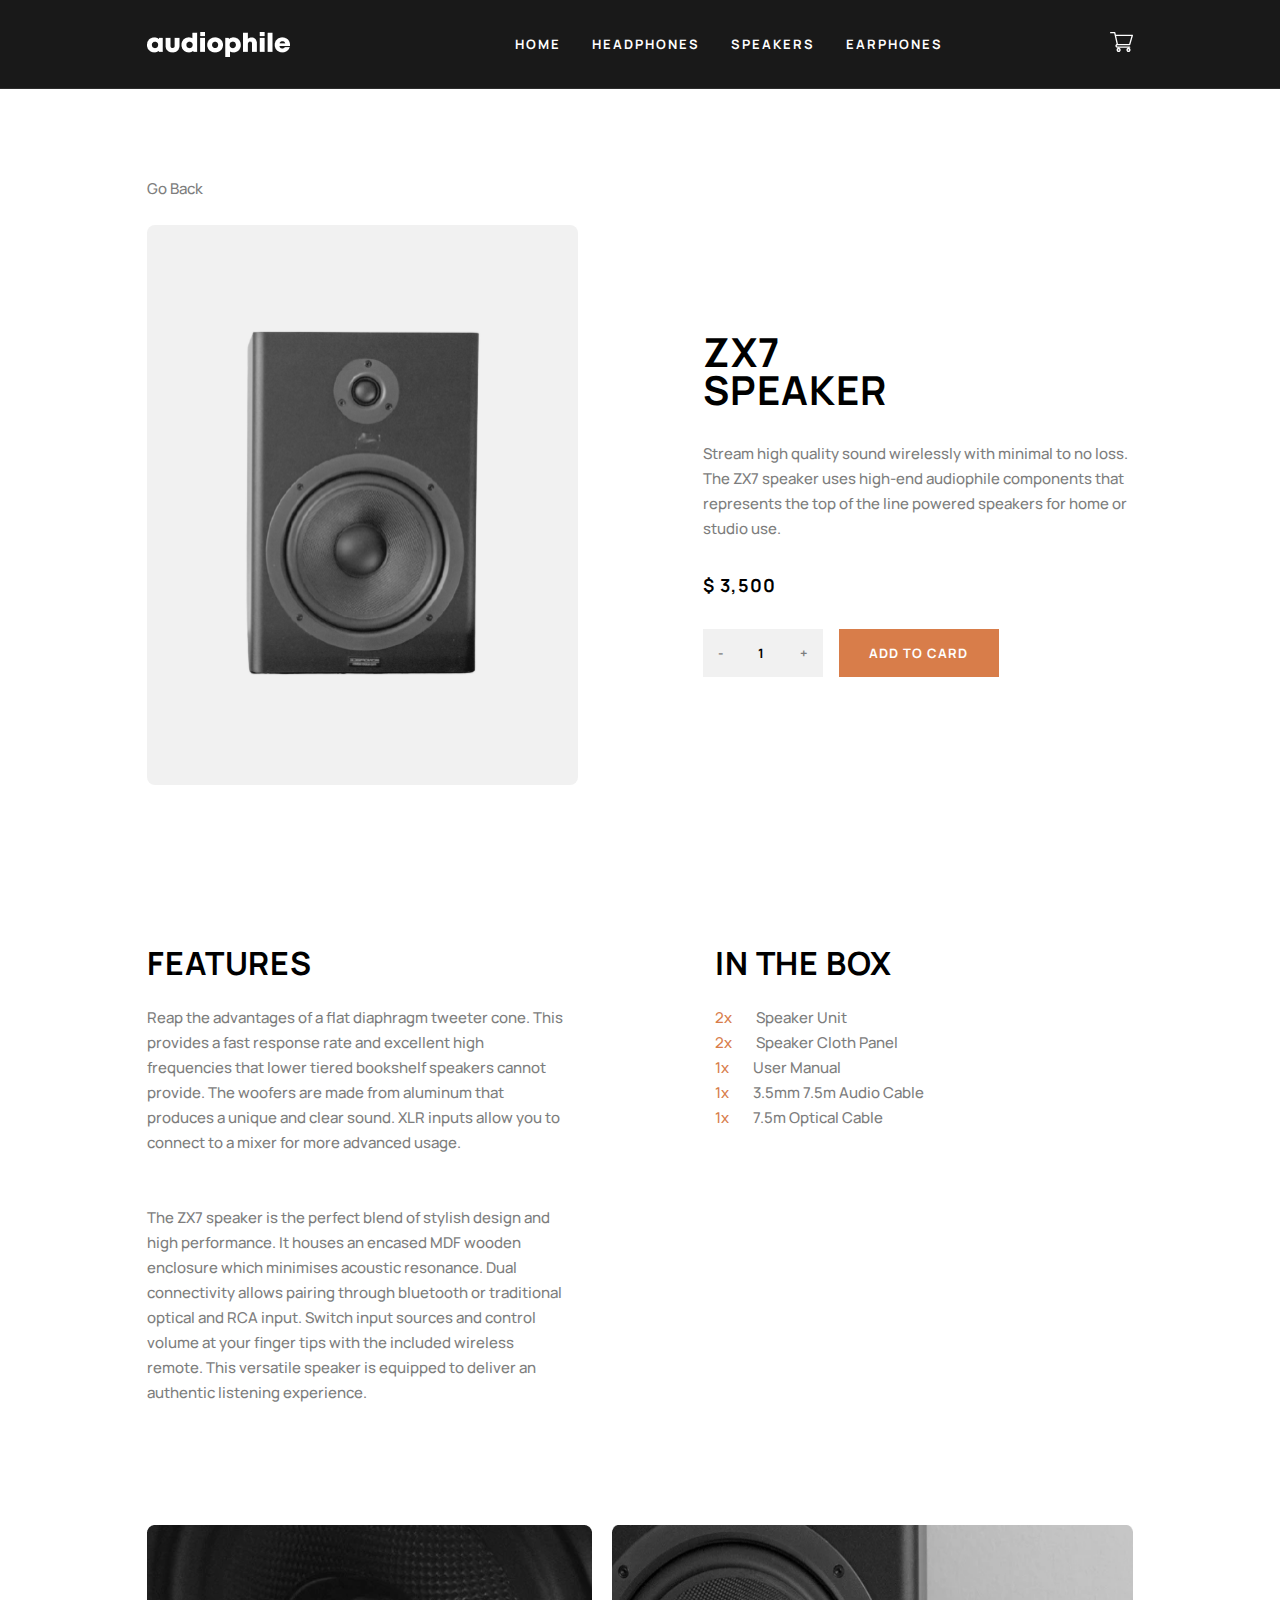
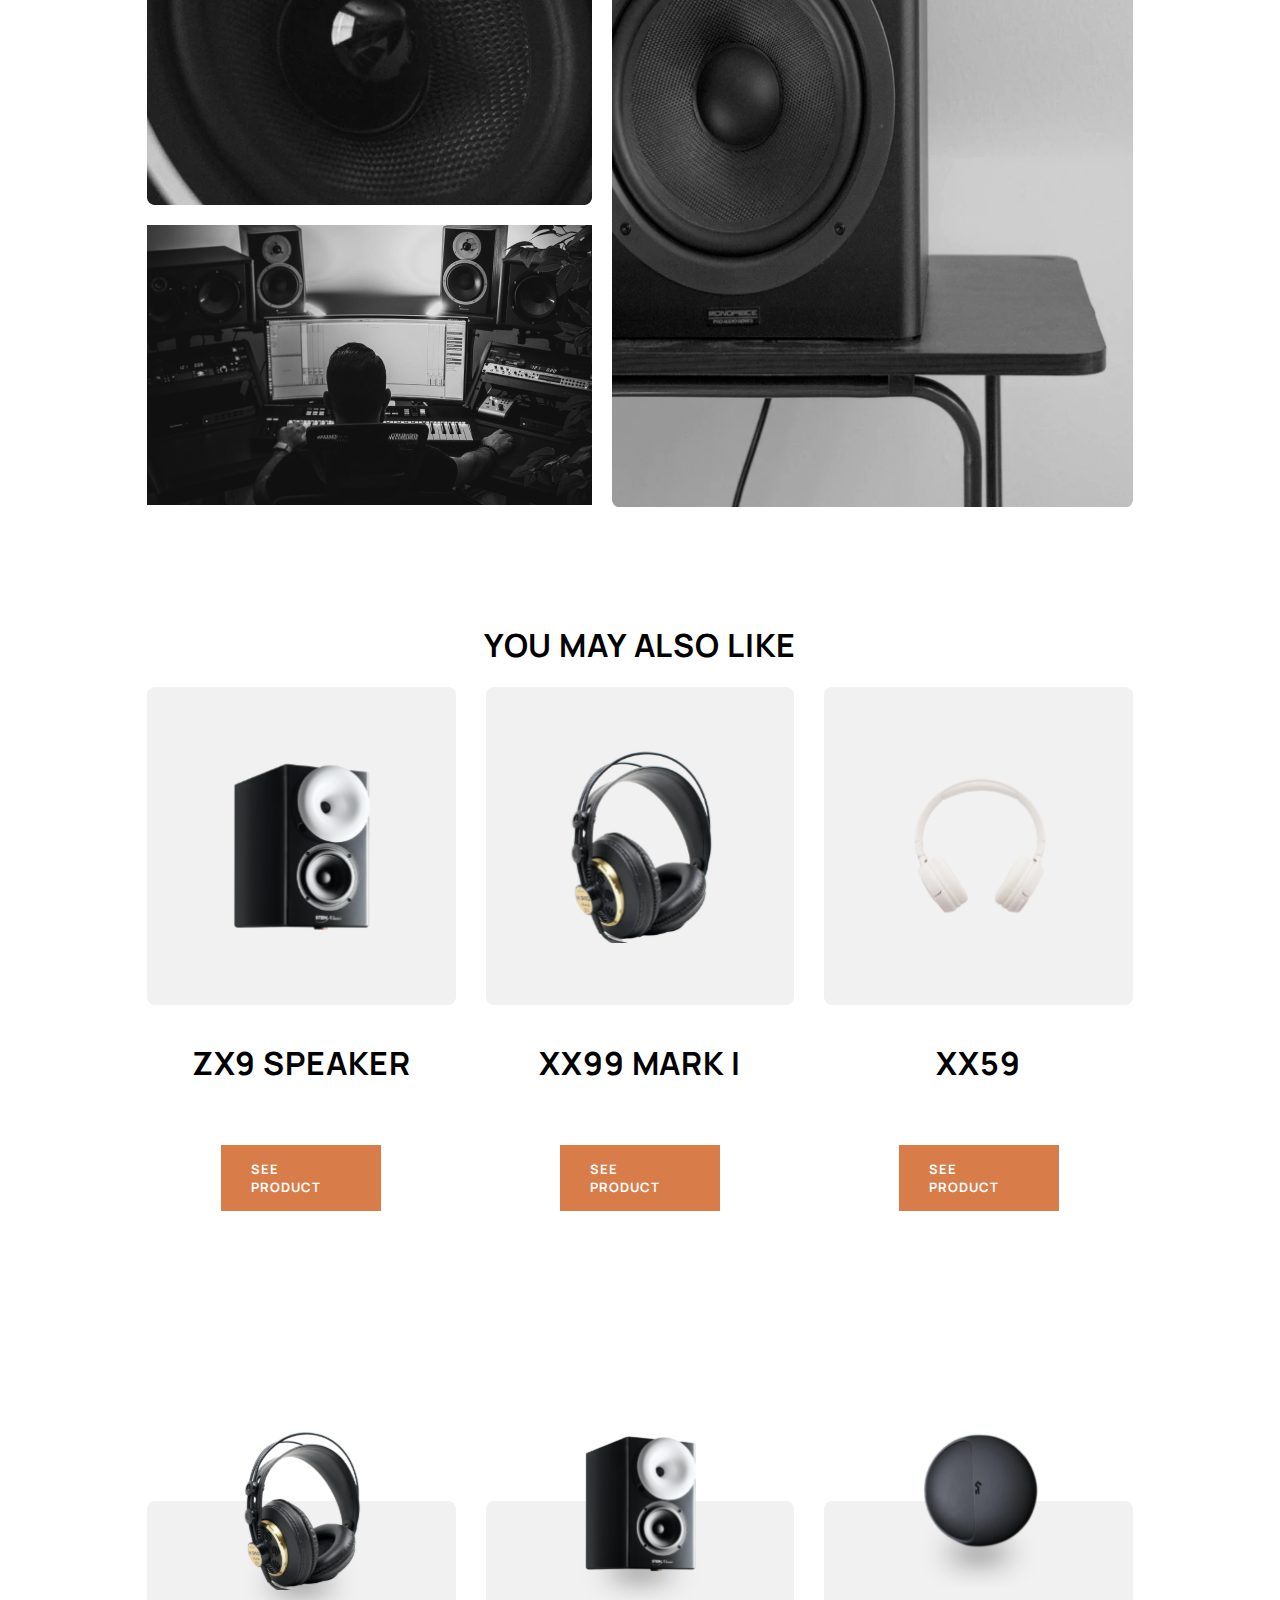
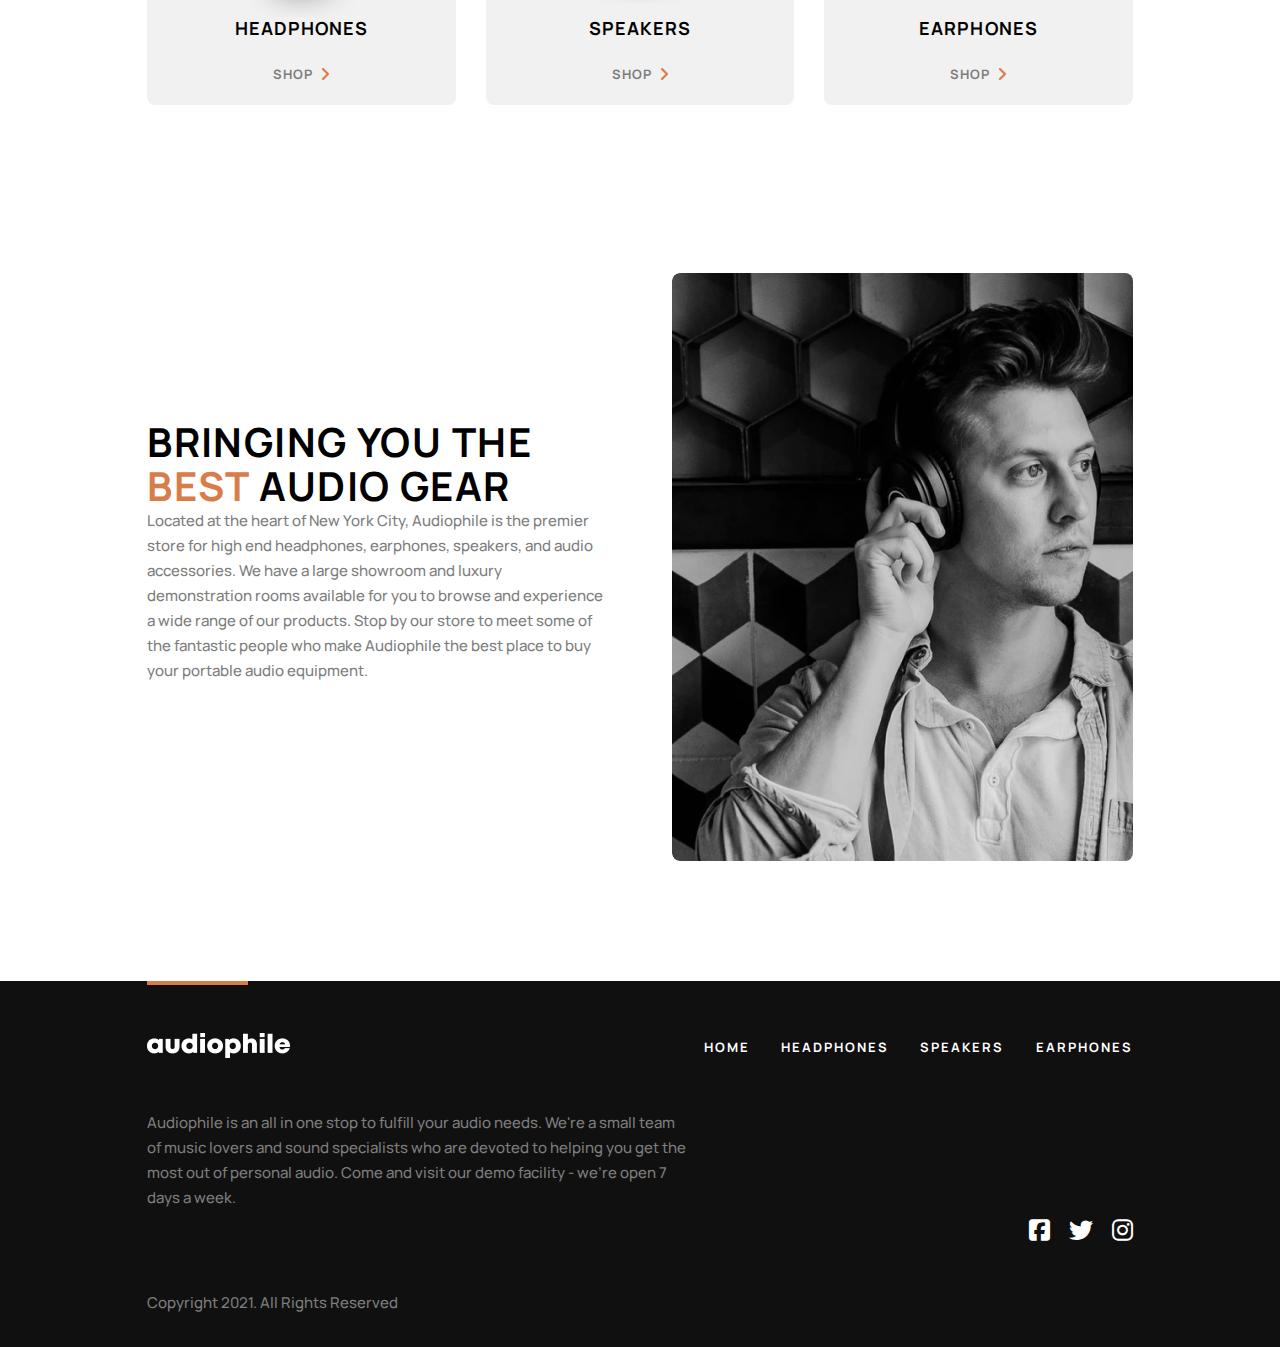
<file: speaker2.html>
<!DOCTYPE html>
<html lang="en">

<head>
    <meta charset="UTF-8">
    <meta http-equiv="X-UA-Compatible" content="IE=edge">
    <meta name="viewport" content="width=device-width, initial-scale=1.0">
    <title>ZX7
        SPEAKER</title>
    <link rel="preconnect" href="https://fonts.googleapis.com">
    <link rel="preconnect" href="https://fonts.gstatic.com" crossorigin>
    <link href="https://fonts.googleapis.com/css2?family=Manrope:wght@400;500;700&display=swap" rel="stylesheet">
    <link rel="stylesheet" href="css/headphone1.css">
    <link rel="stylesheet" href="https://cdnjs.cloudflare.com/ajax/libs/font-awesome/6.1.2/css/all.min.css">
</head>

<body>
    <div class="main--wrapper">
        <div class="hero-part">

            <!-- HEADER PART -->
            <header class="flex">
                <!-- NAVBAR -->
                <div class="container">
                    <nav class="site-nav flex">
                        <div class="site-nav--logo-part flex">
                            <label for="bars" class="fa-solid fa-bars"></label>
                            <a href="#" class="site-logo">
                                <img src="img/logo.png" alt="">
                            </a>
                        </div>
                        <div class="nav__links--desktop flex">
                            <a href="index.html " class="nav__links--item ">HOME</a>
                            <a href="headphones.html" class="nav__links--item">HEADPHONES</a>
                            <a href="speakers.html" class="nav__links--item">SPEAKERS</a>
                            <a href="earphones.html" class="nav__links--item">EARPHONES</a>
                        </div>
                        <a href="#products" class="site-nav__shop--icon">
                            <img src="img/shop-icon.svg" alt="">
                        </a>
                    </nav>
                </div>
            </header>
            <!-- BARS MENU -->
            <input type="checkbox" name="" id="bars">
            <div class="bars-menu">
                <div class="container">
                    <div class="bars-menu__content">
                        <div class="bars-menu__cards--div flex">
                            <!-- bars menu card 1 -->
                            <div class="bars-menu__card bars-menu__card1 flex">
                                <div class="img--shadow flex">
                                    <img src="img/headphone-gold.svg" alt="">
                                    <img src="img/oval--shadow.svg" class="shadow" alt="">
                                </div>
                                <h3 class="bars-menu__card--header">HEADPHONES</h3>
                                <a href="headphones.html" class="bars-menu__card-anker flex">
                                    <p class="bars-menu__anker--text">Shop</p>
                                    <i class="fa-solid fa-angle-right"></i>
                                </a>
                            </div>

                            <!-- bars menu card 2 -->
                            <div class="bars-menu__card flex">
                                <div class="img--shadow flex">
                                    <img src="img/speaker1.svg" alt="">
                                    <img src="img/oval--shadow.svg" class="shadow" alt="">
                                </div>
                                <h3 class="bars-menu__card--header">SPEAKERS</h3>
                                <a href="speakers.html" class="bars-menu__card-anker flex">
                                    <p class="bars-menu__anker--text">Shop</p>
                                    <i class="fa-solid fa-angle-right"></i>
                                </a>
                            </div>

                            <!-- bars menu card 3 -->
                            <div class="bars-menu__card flex">
                                <div class="img--shadow flex">
                                    <img src="img/earphone.svg" alt="">
                                    <img src="img/oval--shadow.svg" class="shadow" alt="">
                                </div>
                                <h3 class="bars-menu__card--header">EARPHONES</h3>
                                <a href="earphones.html" class="bars-menu__card-anker flex">
                                    <p class="bars-menu__anker--text">Shop</p>
                                    <i class="fa-solid fa-angle-right"></i>
                                </a>
                            </div>
                        </div>
                    </div>
                </div>
            </div>


            <!-- MAIN -->
            <main>
                <div class="container">
                    <a href="speakers.html" class="grey-header--text mb24 anker-center">Go Back</a>

                    <!-- MAIN PART 1 -->
                    <section class="main__part1">
                        <div class="main-part1__img--part">
                            <img src="img/speaker2-img.svg" alt="">
                        </div>
                        <div class="main-part1__content">
                            <h1 class="header-text">ZX7 <br>
                                SPEAKER</h1>
                            <p class="greytext center710">Stream high quality sound wirelessly with minimal to no loss.
                                The ZX7 speaker uses high-end audiophile components that represents the top of the line
                                powered speakers for home or studio use.</p>
                            <div class="price-text">$ 3,500</div>
                            <div class="main-part1__buttons--div">
                                <a href="#" class="add-btn">
                                    <p class="function">-</p>
                                    <p class="number">1</p>
                                    <p class="function">+</p>
                                </a>
                                <a href="checkout.html" class="btn">ADD TO CARD</a>
                            </div>
                        </div>
                    </section>



                    <!-- MAIN PART 2 -->
                    <section class="main__part2">
                        <div class="main__part2--part1">
                            <h2 class="main-part2__header--text">FEATURES</h2>
                            <p class="main-part2__p greytext">Reap the advantages of a flat diaphragm tweeter cone. This
                                provides a fast response rate and excellent high frequencies that lower tiered bookshelf
                                speakers cannot provide. The woofers are made from aluminum that produces a unique and
                                clear sound. XLR inputs allow you to connect to a mixer for more advanced usage.
                            </p>
                            <br>
                            <p class="main-part2__p greytext">
                                The ZX7 speaker is the perfect blend of stylish design and high performance. It houses
                                an encased MDF wooden enclosure which minimises acoustic resonance. Dual connectivity
                                allows pairing through bluetooth or traditional optical and RCA input. Switch input
                                sources and control volume at your finger tips with the included wireless remote. This
                                versatile speaker is equipped to deliver an authentic listening experience.
                            </p>
                        </div>
                        <div class="main__part2--part2">
                            <ul class="main-part2__header--text">in the box</ul>
                            <div class="main-part2__list">
                                <li class="main-part2__list--text"><span class="orange-number">2x</span>Speaker Unit
                                </li>
                                <li class="main-part2__list--text"><span class="orange-number">2x</span>Speaker Cloth
                                    Panel
                                </li>
                                <li class="main-part2__list--text"><span class="orange-number">1x</span>User Manual
                                </li>
                                <li class="main-part2__list--text"><span class="orange-number">1x</span>3.5mm 7.5m
                                    Audio
                                    Cable
                                </li>
                                <li class="main-part2__list--text"><span class="orange-number">1x</span>7.5m Optical
                                    Cable
                                </li>
                            </div>
                        </div>
                    </section>


                    <!-- MAIN IMAGES SECTION -->
                    <section class="main__images--div">
                        <div class="main-images-part1">
                            <div class="main-images__sm-img">
                                <img src="img/s2-main-img1.png" alt="">
                            </div>
                            <div class="main-images__sm-img">
                                <img src="img/s2-main-img2.png" alt="">
                            </div>
                        </div>
                        <div class="main-images-part2">
                            <img src="img/s2-main-img3.png" alt="">
                        </div>
                    </section>


                    <!-- MAIN CARDS SECTION -->
                    <h2 class="main-part2__header--text text-center">you may also like</h2>
                    <section class="main__cards">
                        <div class="main-cards__card">
                            <div class="main-card__img--div">
                                <img src="img/speaker1.svg" alt="">
                            </div>
                            <h3 class="main-part2__header--text text-center m0">ZX9 SPEAKER</h3>
                            <a href="speaker1.html" class="btn center">See Product</a>
                        </div>
                        <div class="main-cards__card">
                            <div class="main-card__img--div">
                                <img src="img/headphone2-img.svg" alt="">
                            </div>
                            <h3 class="main-part2__header--text text-center m0">XX99 MARK I</h3>
                            <a href="headphone2.html" class="btn center">See Product</a>
                        </div>
                        <div class="main-cards__card">
                            <div class="main-card__img--div">
                                <img src="img/white-headphone-sm.svg" alt="">
                            </div>
                            <h3 class="main-part2__header--text text-center m0">XX59 </h3>
                            <a href="headphone3.html" class="btn center">See Product</a>
                        </div>
                    </section>
                </div>
            </main>













            <!-- PRODUCTS SECTION -->
            <main id="products">
                <div class="container">
                    <div class="bars-menu__cards--div flex cards-products">
                        <!-- bars menu card 1 -->
                        <div class="bars-menu__card flex">
                            <div class="img--shadow flex">
                                <img src="img/headphone-gold.svg" alt="">
                                <img src="img/oval--shadow.svg" class="shadow" alt="">
                            </div>
                            <h3 class="bars-menu__card--header">HEADPHONES</h3>
                            <a href="headphones.html" class="bars-menu__card-anker flex">
                                <p class="bars-menu__anker--text">Shop</p>
                                <i class="fa-solid fa-angle-right"></i>
                            </a>
                        </div>

                        <!-- bars menu card 2 -->
                        <div class="bars-menu__card flex">
                            <div class="img--shadow flex">
                                <img src="img/speaker1.svg" alt="">
                                <img src="img/oval--shadow.svg" class="shadow" alt="">
                            </div>
                            <h3 class="bars-menu__card--header">SPEAKERS</h3>
                            <a href="speakers.html" class="bars-menu__card-anker flex">
                                <p class="bars-menu__anker--text">Shop</p>
                                <i class="fa-solid fa-angle-right"></i>
                            </a>
                        </div>

                        <!-- bars menu card 3 -->
                        <div class="bars-menu__card flex">
                            <div class="img--shadow flex">
                                <img src="img/earphone.svg" alt="">
                                <img src="img/oval--shadow.svg" class="shadow" alt="">
                            </div>
                            <h3 class="bars-menu__card--header">EARPHONES</h3>
                            <a href="earphones.html" class="bars-menu__card-anker flex">
                                <p class="bars-menu__anker--text">Shop</p>
                                <i class="fa-solid fa-angle-right"></i>
                            </a>
                        </div>
                    </div>
            </main>
            <!-- PRE FOOTER -->
            <div class="container">
                <section id="pre-footer">
                    <div class="pre-footer__img" alt=""></div>
                    <div class="pre-fotter__content">
                        <h2 class="banner2-header--text text-center mb32 fs40">Bringing you the <span class="orange">
                                best</span>
                            audio gear</h2>
                        <p class="greytext text-center text-start-desktop">Located at the heart of New York City,
                            Audiophile
                            is the premier
                            store for high end headphones, earphones, speakers, and audio accessories. We have a large
                            showroom and luxury demonstration rooms available for you to browse and experience a wide
                            range
                            of our products. Stop by our store to meet some of the fantastic people who make Audiophile
                            the
                            best place to buy your portable audio equipment.</p>
                    </div>
                </section>
            </div>


            <!-- FOOTER -->
            <footer>
                <div class="container">
                    <div class="footer__content">
                        <div class="footer__line"></div>
                        <div class="footer__part1">
                            <a href="#"><img src="img/logo.png" alt=""></a>
                            <div class="footer__links">
                                <a href="index.html" class="nav__links--item ">HOME</a>
                                <a href="headphones.html" class="nav__links--item">HEADPHONES</a>
                                <a href="speakers.html" class="nav__links--item">SPEAKERS</a>
                                <a href="earphones.html" class="nav__links--item">EARPHONES</a>
                            </div>
                        </div>
                        <div class="footer__part2">
                            <p class="greytext text-center text-start-tablet w540">Audiophile is an all in one stop to
                                fulfill
                                your audio needs.
                                We're a small team of music lovers and sound specialists who are devoted to helping you
                                get
                                the most out of personal audio. Come and visit our demo facility - we’re open 7 days a
                                week.
                            </p>
                            <div class="footer__icons--list block-desktop">
                                <a class="fa-brands fa-square-facebook" href="https://www.facebook.com/"></a>
                                <a class="fa-brands fa-twitter" href="https://www.twitter.com/"></a>
                                <a class="fa-brands fa-instagram" href="https://www.instagram.com/"></a>
                            </div>
                        </div>
                        <div class="footer__part3">
                            <p class="greytext">Copyright 2021. All Rights Reserved</p>
                            <div class="footer__icons--list none-desktop">
                                <a class="fa-brands fa-square-facebook" href="https://www.facebook.com/"></a>
                                <a class="fa-brands fa-twitter" href="https://www.twitter.com/"></a>
                                <a class="fa-brands fa-instagram" href="https://www.instagram.com/"></a>
                            </div>
                        </div>
                    </div>
                </div>
            </footer>
        </div>
</body>

</html>
</file>
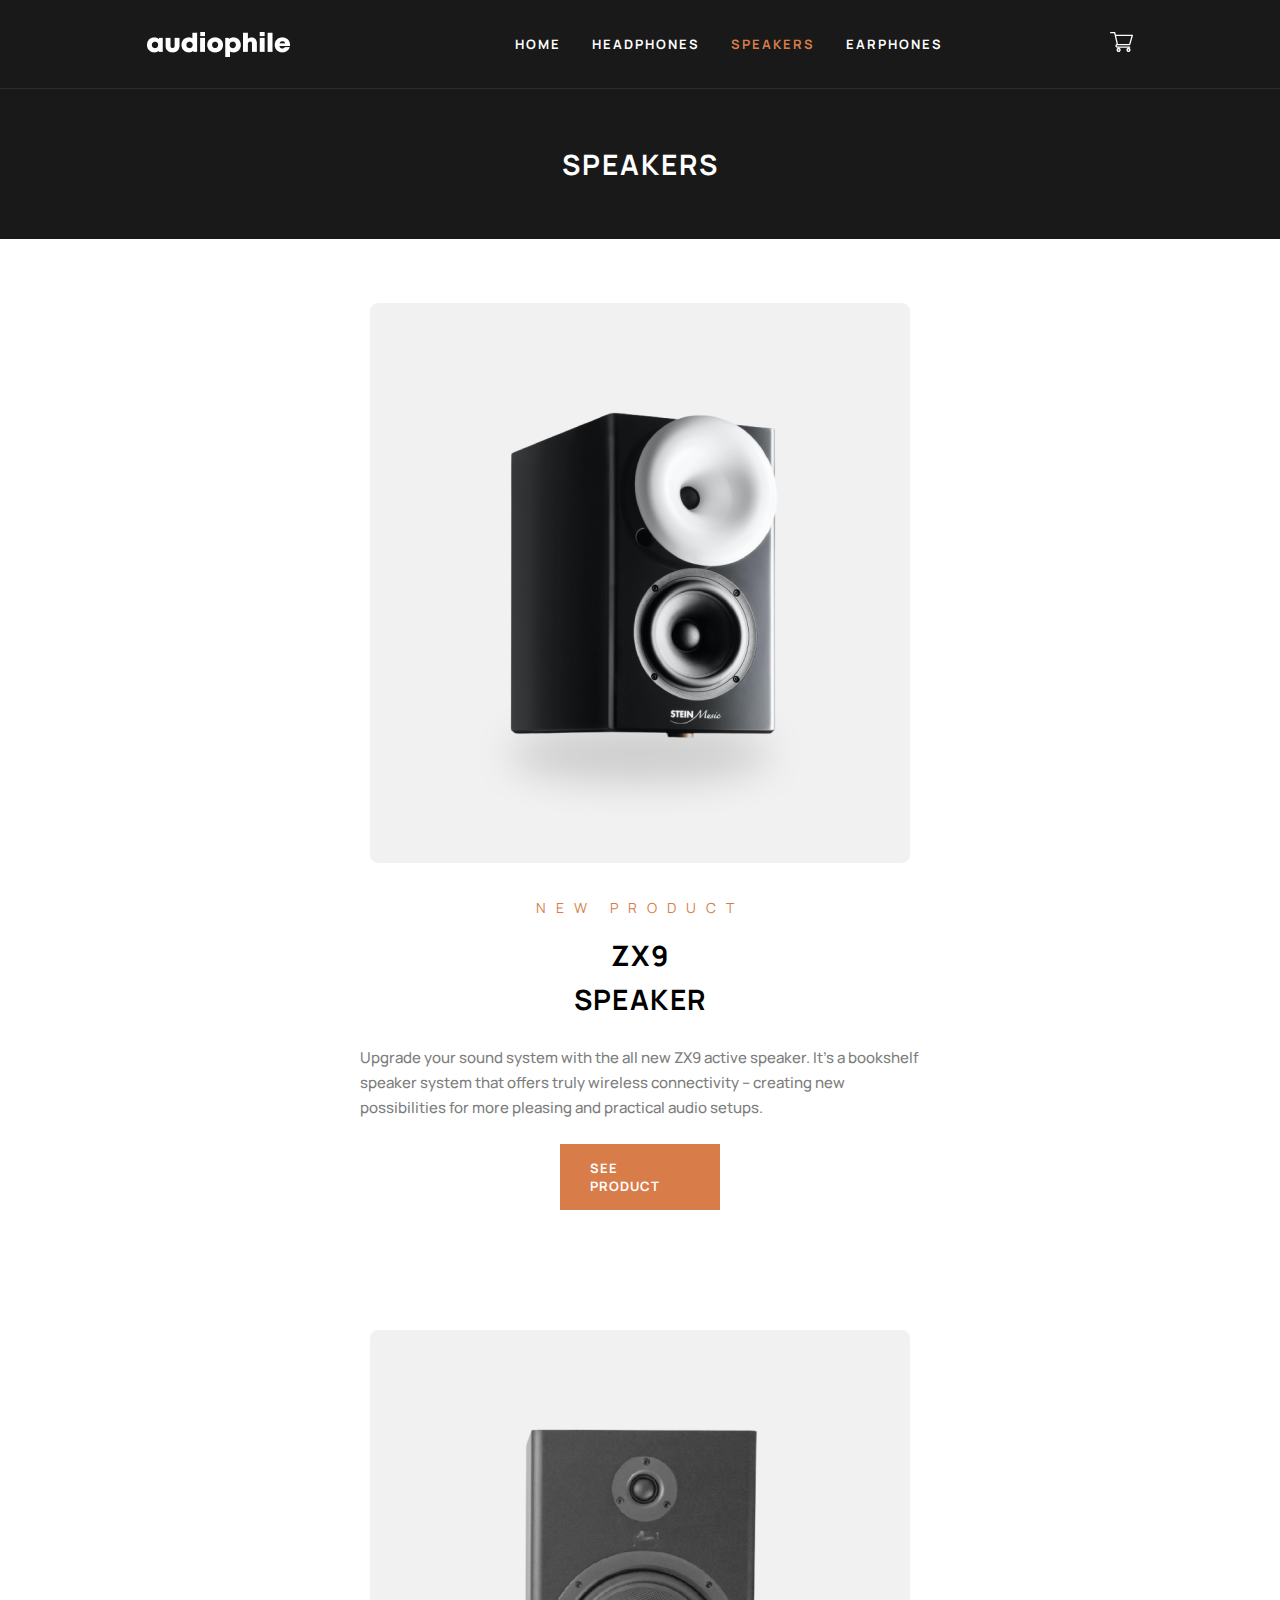
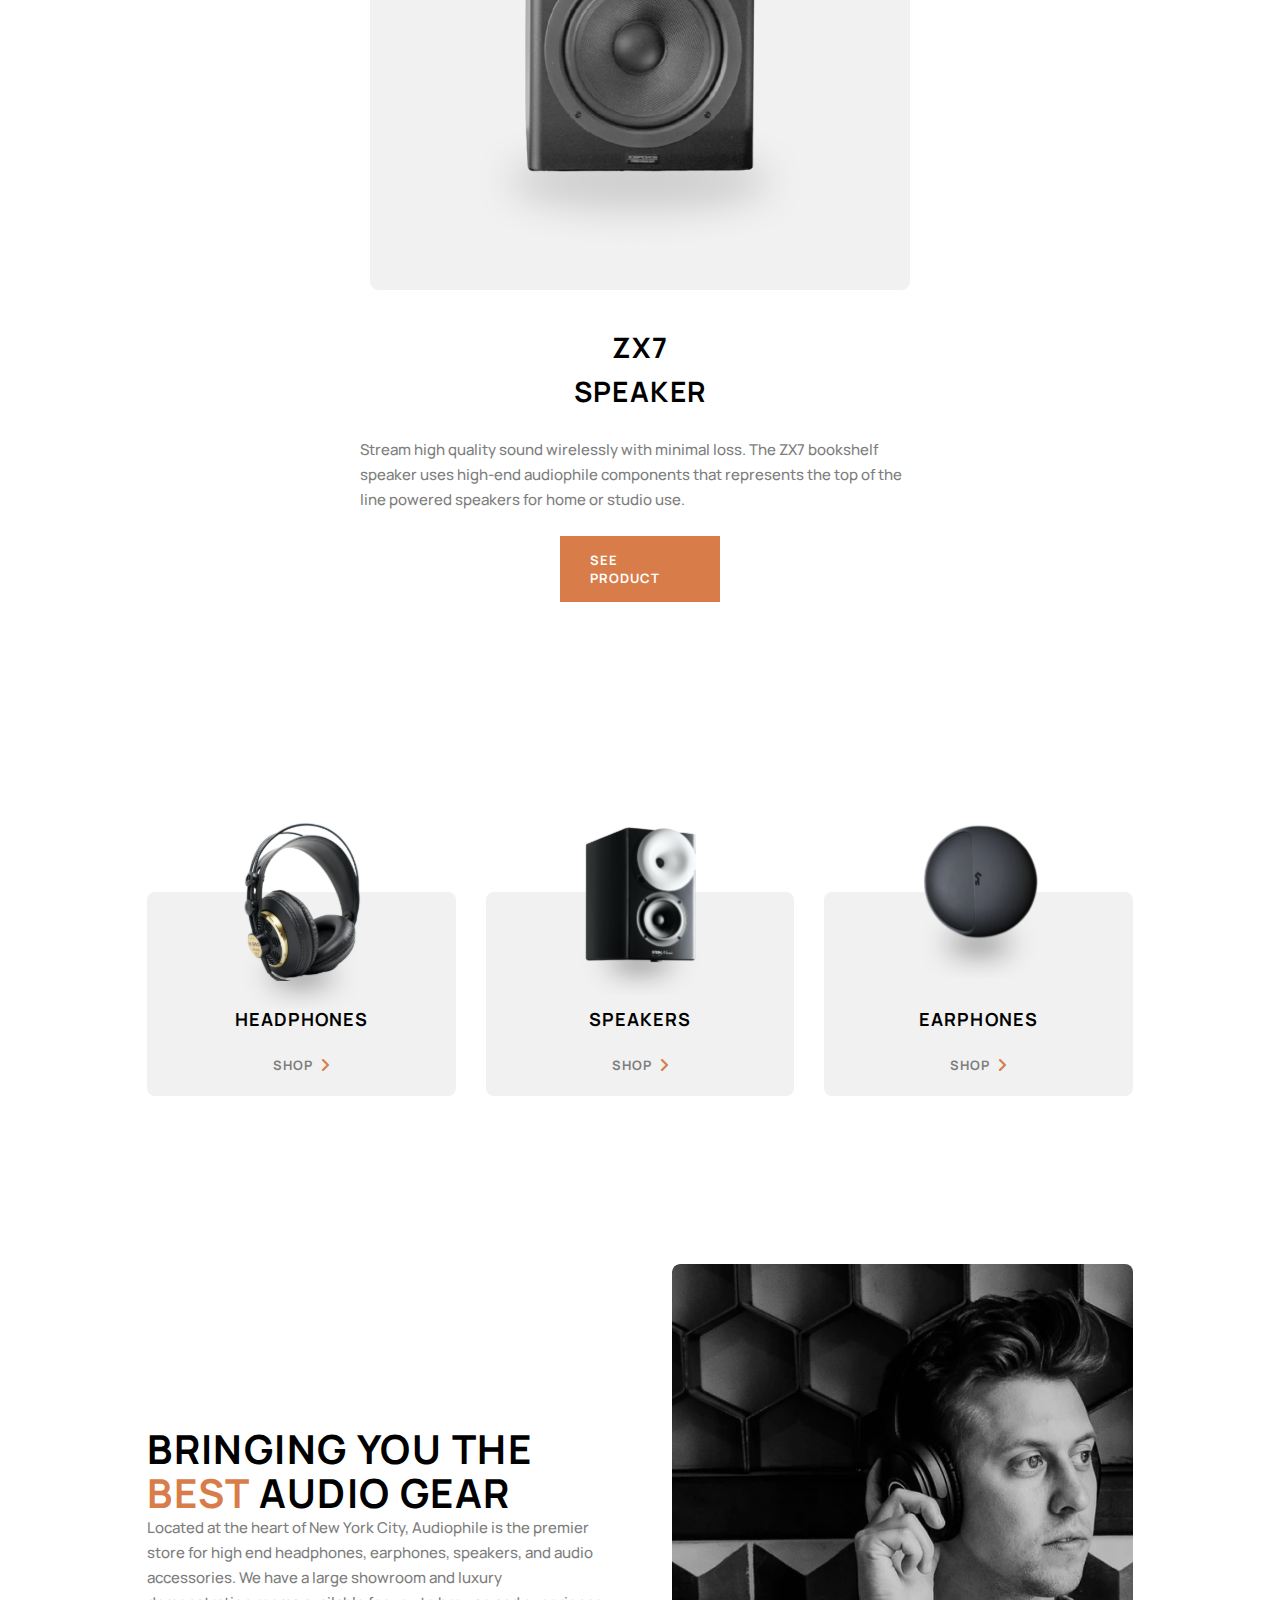
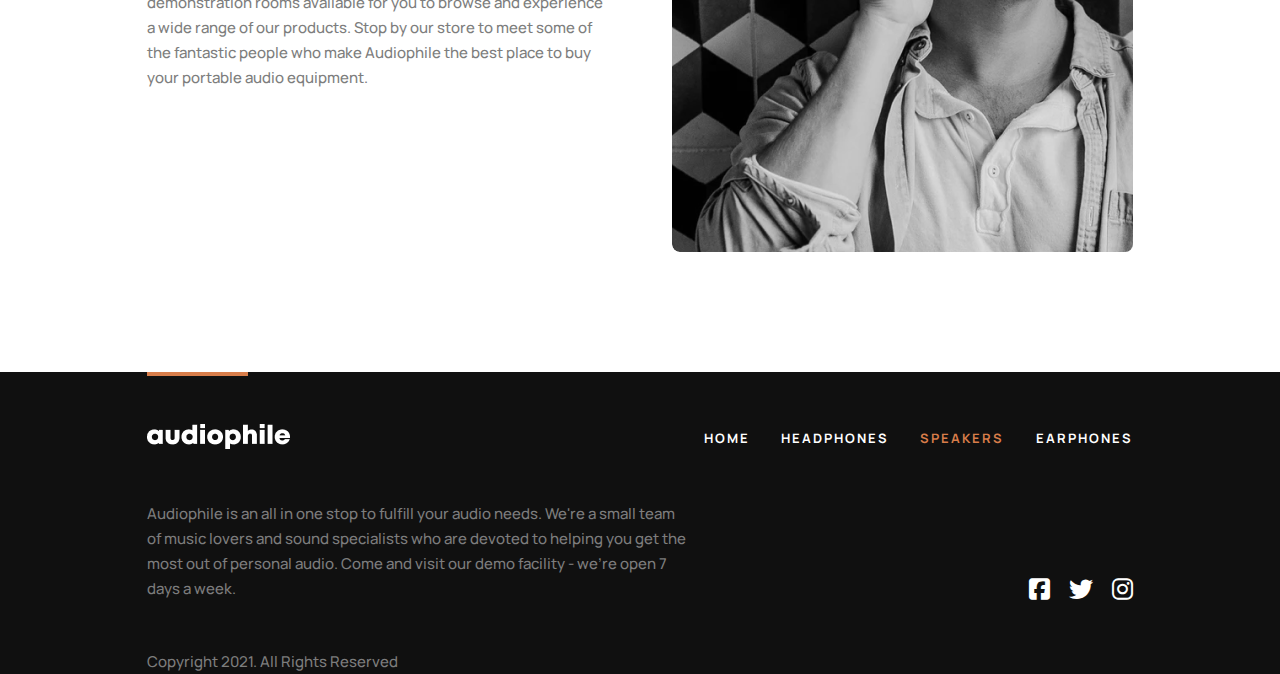
<file: speakers.html>
<!DOCTYPE html>
<html lang="en">

<head>
    <meta charset="UTF-8">
    <meta http-equiv="X-UA-Compatible" content="IE=edge">
    <meta name="viewport" content="width=device-width, initial-scale=1.0">
    <title>SPEAKERS</title>
    <link rel="preconnect" href="https://fonts.googleapis.com">
    <link rel="preconnect" href="https://fonts.gstatic.com" crossorigin>
    <link href="https://fonts.googleapis.com/css2?family=Manrope:wght@400;500;700&display=swap" rel="stylesheet">
    <link rel="stylesheet" href="css/speakers.css">
    <link rel="stylesheet" href="https://cdnjs.cloudflare.com/ajax/libs/font-awesome/6.1.2/css/all.min.css">
</head>

<body>
    <div class="main--wrapper">

        <!-- HEADER PART -->
        <header class="flex">

            <!-- NAVBAR -->
            <div class="container">
                <nav class="site-nav flex">
                    <div class="site-nav--logo-part flex">
                        <label for="bars" class="fa-solid fa-bars"></label>
                        <a href="#" class="site-logo">
                            <img src="img/logo.png" alt="">
                        </a>
                    </div>
                    <div class="nav__links--desktop flex">
                        <a href="index.html" class="nav__links--item">HOME</a>
                        <a href="headphones.html" class="nav__links--item ">HEADPHONES</a>
                        <a href="#" class="nav__links--item active">SPEAKERS</a>
                        <a href="earphones.html" class="nav__links--item">EARPHONES</a>
                    </div>
                    <a href="#products" class="site-nav__shop--icon">
                        <img src="img/shop-icon.svg" alt="">
                    </a>
                </nav>
            </div>
        </header>
        <!-- BARS MENU -->
        <input type="checkbox" name="" id="bars">
        <div class="bars-menu">
            <div class="container">
                <div class="bars-menu__content">
                    <div class="bars-menu__cards--div flex">
                        <!-- bars menu card 1 -->
                        <div class="bars-menu__card bars-menu__card1 flex">
                            <div class="img--shadow flex">
                                <img src="img/headphone-gold.svg" alt="">
                                <img src="img/oval--shadow.svg" class="shadow" alt="">
                            </div>
                            <h3 class="bars-menu__card--header">HEADPHONES</h3>
                            <a href="headphones.html" class="bars-menu__card-anker flex">
                                <p class="bars-menu__anker--text">Shop</p>
                                <i class="fa-solid fa-angle-right"></i>
                            </a>
                        </div>

                        <!-- bars menu card 2 -->
                        <div class="bars-menu__card flex">
                            <div class="img--shadow flex">
                                <img src="img/speaker1.svg" alt="">
                                <img src="img/oval--shadow.svg" class="shadow" alt="">
                            </div>
                            <h3 class="bars-menu__card--header">SPEAKERS</h3>
                            <a href="speakers.html" class="bars-menu__card-anker flex">
                                <p class="bars-menu__anker--text">Shop</p>
                                <i class="fa-solid fa-angle-right"></i>
                            </a>
                        </div>

                        <!-- bars menu card 3 -->
                        <div class="bars-menu__card flex">
                            <div class="img--shadow flex">
                                <img src="img/earphone.svg" alt="">
                                <img src="img/oval--shadow.svg" class="shadow" alt="">
                            </div>
                            <h3 class="bars-menu__card--header">EARPHONES</h3>
                            <a href="earphones.html" class="bars-menu__card-anker flex">
                                <p class="bars-menu__anker--text">Shop</p>
                                <i class="fa-solid fa-angle-right"></i>
                            </a>
                        </div>
                    </div>
                </div>
            </div>
        </div>

        <!-- HERO PART -->
        <div class="hero">
            <h1 class="hero-text">SPEAKERS</h1>
        </div>


        <!-- MAIN CARDS PART -->
        <main>
            <div class="container">

                <!-- card 1 -->
                <div class="main__card">
                    <div class="main__card--img"></div>
                    <div class="main__card--content">
                        <h3 class="orange-header--text text-start-desktop">NEW PRODUCT</h3>
                        <h2 class="main__card--header--text text-start-desktop">ZX9 <br>
                            speaker</h2>
                        <p class="greytext text-center text-start-desktop mb24 w570">Upgrade your sound system with the
                            all new ZX9 active speaker. It’s a bookshelf speaker system that offers truly wireless
                            connectivity -- creating new possibilities for more pleasing and practical audio setups.</p>
                        <a href="speaker1.html" class="btn">See Product</a>
                    </div>
                </div>

                <!-- card 2 -->
                <div class="main__card main__card2">
                    <div class="main__card--img2"></div>
                    <div class="main__card--content">
                        <h2 class="main__card--header--text text-start-desktop">ZX7 <br>
                            SPEAKER</h2>
                        <p class="greytext text-center text-start-desktop mb24 w570">Stream high quality sound
                            wirelessly with minimal loss. The ZX7 bookshelf speaker uses high-end audiophile components
                            that represents the top of the line powered speakers for home or studio use.</p>
                        <a href="speaker2.html" class="btn">See Product</a>
                    </div>
                </div>
            </div>
        </main>

        <!-- PRODUCTS SECTION -->
        <main id="products">
            <div class="container">
                <div class="bars-menu__cards--div flex cards-products">
                    <!-- bars menu card 1 -->
                    <div class="bars-menu__card flex">
                        <div class="img--shadow flex">
                            <img src="img/headphone-gold.svg" alt="">
                            <img src="img/oval--shadow.svg" class="shadow" alt="">
                        </div>
                        <h3 class="bars-menu__card--header">HEADPHONES</h3>
                        <a href="headphones.html" class="bars-menu__card-anker flex">
                            <p class="bars-menu__anker--text">Shop</p>
                            <i class="fa-solid fa-angle-right"></i>
                        </a>
                    </div>

                    <!-- bars menu card 2 -->
                    <div class="bars-menu__card flex">
                        <div class="img--shadow flex">
                            <img src="img/speaker1.svg" alt="">
                            <img src="img/oval--shadow.svg" class="shadow" alt="">
                        </div>
                        <h3 class="bars-menu__card--header">SPEAKERS</h3>
                        <a href="speakers.html" class="bars-menu__card-anker flex">
                            <p class="bars-menu__anker--text">Shop</p>
                            <i class="fa-solid fa-angle-right"></i>
                        </a>
                    </div>

                    <!-- bars menu card 3 -->
                    <div class="bars-menu__card flex">
                        <div class="img--shadow flex">
                            <img src="img/earphone.svg" alt="">
                            <img src="img/oval--shadow.svg" class="shadow" alt="">
                        </div>
                        <h3 class="bars-menu__card--header">EARPHONES</h3>
                        <a href="earphones.html" class="bars-menu__card-anker flex">
                            <p class="bars-menu__anker--text">Shop</p>
                            <i class="fa-solid fa-angle-right"></i>
                        </a>
                    </div>
                </div>
        </main>
        <!-- PRE FOOTER -->
        <div class="container">
            <section id="pre-footer">
                <div class="pre-footer__img" alt=""></div>
                <div class="pre-fotter__content">
                    <h2 class="banner2-header--text text-center mb32 fs40">Bringing you the <span class="orange">
                            best</span>
                        audio gear</h2>
                    <p class="greytext text-center text-start-desktop">Located at the heart of New York City, Audiophile
                        is the premier
                        store for high end headphones, earphones, speakers, and audio accessories. We have a large
                        showroom and luxury demonstration rooms available for you to browse and experience a wide range
                        of our products. Stop by our store to meet some of the fantastic people who make Audiophile the
                        best place to buy your portable audio equipment.</p>
                </div>
            </section>
        </div>


        <!-- FOOTER -->
        <footer>
            <div class="container">
                <div class="footer__content">
                    <div class="footer__line"></div>
                    <div class="footer__part1">
                        <a href="#"><img src="img/logo.png" alt=""></a>
                        <div class="footer__links">
                            <a href="index.html" class="nav__links--item">HOME</a>
                            <a href="headphones.html" class="nav__links--item ">HEADPHONES</a>
                            <a href="speakers.html" class="nav__links--item active">SPEAKERS</a>
                            <a href="earphones.html" class="nav__links--item">EARPHONES</a>
                        </div>
                    </div>
                    <div class="footer__part2">
                        <p class="greytext text-center text-start-tablet w540">Audiophile is an all in one stop to
                            fulfill
                            your audio needs.
                            We're a small team of music lovers and sound specialists who are devoted to helping you get
                            the most out of personal audio. Come and visit our demo facility - we’re open 7 days a week.
                        </p>
                        <div class="footer__icons--list block-desktop">
                            <a class="fa-brands fa-square-facebook" href="https://www.facebook.com/"></a>
                            <a class="fa-brands fa-twitter" href="https://www.twitter.com/"></a>
                            <a class="fa-brands fa-instagram" href="https://www.instagram.com/"></a>
                        </div>
                    </div>
                    <div class="footer__part3">
                        <p class="greytext">Copyright 2021. All Rights Reserved</p>
                        <div class="footer__icons--list none-desktop">
                            <a class="fa-brands fa-square-facebook" href="https://www.facebook.com/"></a>
                            <a class="fa-brands fa-twitter" href="https://www.twitter.com/"></a>
                            <a class="fa-brands fa-instagram" href="https://www.instagram.com/"></a>
                        </div>
                    </div>
                </div>
            </div>
        </footer>
    </div>
</body>

</html>
</file>
<file: css/style.css>
/*
* Prefixed by https://autoprefixer.github.io
* PostCSS: v8.4.14,
* Autoprefixer: v10.4.7
* Browsers: last 4 version
*/

* {
    padding: 0;
    margin: 0;
    -webkit-box-sizing: border-box;
    box-sizing: border-box;
    text-decoration: none;
}

/* COLORS */
:root {
    --black-bg: #191919;
    --orange-color: #D87D4A;
    --card--bg: #F1F1F1;
    --white-bg: #F2F2F2;
    --greytext-color: #7d7d7d;
}

/* BEM CLASSES */
.flex {
    display: -webkit-box;
    display: -ms-flexbox;
    display: flex;
    -webkit-box-align: center;
    -ms-flex-align: center;
    align-items: center;
}

.center {
    margin: 0 auto;
}

.text-center {
    text-align: center;
}

.text-start {
    text-align: left;
}

.greytext {
    font-family: 'Manrope';
    font-style: normal;
    font-weight: 500;
    font-size: 15px;
    line-height: 25px;
    color: var(--greytext-color);
}

.white {
    color: #fff;
}

.mb24 {
    margin-bottom: 24px;
}

.black--btn {
    background: black;
}

.orange {
    color: #D87D4A;
}

.active {
    color: #D87D4A !important;
}

/* MOBILE (375) */
@media (max-width:376px) {
    .main--wrapper {
        max-width: 375px;
        width: 100%;
    }

    .header-container {
        width: 100%;
    }

    .container {
        max-width: 87%;
        width: 100%;
        margin: 0 auto;
    }


    /* HERO PART */
    .hero-part {
        width: 100%;
        height: 600px;
        background-color: var(--black-bg);
    }

    header {
        width: 100%;
        height: 89px;
        background-color: var(--black-bg);
        border-bottom: 1px solid #2d2d2d;
        position: fixed;
        z-index: 2;
        margin-bottom: 89px;
    }

    .site-nav {
        width: 100%;
        height: 89px;
        -webkit-box-pack: justify;
        -ms-flex-pack: justify;
        justify-content: space-between;
    }

    .fa-bars {
        color: #fff;
        font-size: 20px;
    }

    .site-nav--logo-part {
        max-width: 235px;
        width: 100%;
        -webkit-box-pack: justify;
        -ms-flex-pack: justify;
        justify-content: space-between;
    }

    .site-logo {
        display: -webkit-box;
        display: -ms-flexbox;
        display: flex;
        -webkit-box-align: center;
        -ms-flex-align: center;
        align-items: center;
    }


    /* NAV LINKS DESKTOP */
    .nav__links--desktop {
        display: none;
        max-width: 429px;
        width: 100%;
        height: 25px;
        -webkit-box-pack: justify;
        -ms-flex-pack: justify;
        justify-content: space-between;
    }

    .nav__links--item {
        font-family: 'Manrope';
        font-style: normal;
        font-weight: 700;
        font-size: 13px;
        line-height: 25px;
        letter-spacing: 2px;
        text-transform: uppercase;
        color: #FFFFFF;
        -webkit-transition: all 0.7s;
        -o-transition: all 0.7s;
        transition: all 0.7s;
    }

    .nav__links--item:hover {
        -webkit-transition: ease 0.7s;
        -o-transition: ease 0.7s;
        transition: ease 0.7s;
        color: var(--orange-color);
    }


    /* BARS MENU */
    .bars-menu {
        max-width: 375px;
        width: 100%;
        /* height: 750px; */
        height: 100vh;
        border-radius: 0px 0px 8px 8px;
        position: fixed;
        top: -100%;
        -webkit-transition: all 1s;
        -o-transition: all 1s;
        transition: all 1s;
        background-color: #fff;
        padding-top: 32px;
        z-index: 1;
        overflow: auto;
    }

    .bars-menu__content {
        height: 130vh;
        overflow: auto;
    }

    .bars-menu__cards--div {
        width: 100%;
        -ms-flex-wrap: wrap;
        flex-wrap: wrap;
        gap: 68px;
    }

    .bars-menu__card1 {
        margin-top: 50px;
    }

    .bars-menu__card {
        width: 100%;
        height: 165px;
        border-radius: 8px;
        background-color: var(--card--bg);
        -webkit-box-orient: vertical;
        -webkit-box-direction: normal;
        -ms-flex-direction: column;
        flex-direction: column;
        -webkit-box-pack: justify;
        -ms-flex-pack: justify;
        justify-content: space-between;
    }

    .img--shadow {
        margin-top: -50px;
        -webkit-box-orient: vertical;
        -webkit-box-direction: normal;
        -ms-flex-direction: column;
        flex-direction: column;
        height: 110px;
    }

    .shadow {
        margin-top: -40px;
    }

    .bars-menu__card--header {
        font-family: 'Manrope';
        font-style: normal;
        font-weight: 700;
        font-size: 15px;
        line-height: 20px;
        text-align: center;
        letter-spacing: 1.07143px;
        text-transform: uppercase;
        color: #000000;
    }

    .bars-menu__card-anker {
        width: 57px;
        cursor: pointer;
        -webkit-box-pack: justify;
        -ms-flex-pack: justify;
        justify-content: space-between;
        margin-bottom: 22px;
    }

    .bars-menu__anker--text {
        font-family: 'Manrope';
        font-style: normal;
        font-weight: 700;
        font-size: 13px;
        line-height: 18px;
        letter-spacing: 1px;
        text-transform: uppercase;
        color: var(--greytext-color);
        mix-blend-mode: normal;
        -webkit-transition: all 0.6s;
        -o-transition: all 0.6s;
        transition: all 0.6s;
    }

    .bars-menu__card-anker:hover>p {
        -webkit-transition: ease 0.6s;
        -o-transition: ease 0.6s;
        transition: ease 0.6s;
        color: var(--orange-color);
    }

    .fa-angle-right {
        color: var(--orange-color);
    }







    /* BARS FUNCTION */
    #bars {
        display: none;
    }

    #bars:checked~.bars-menu {
        top: 89px;
        -webkit-transition: ease 1s;
        -o-transition: ease 1s;
        transition: ease 1s;
    }


    /* HERO CONTENT */
    .hero__content {
        width: 100%;
        height: 100%;
        background-image: url(../img/hero-bg--img.png);
        background-size: cover;
        background-repeat: no-repeat;
        padding-top: 198px;
    }

    .hero__content__text {
        width: 100%;
        display: -webkit-box;
        display: -ms-flexbox;
        display: flex;
        -webkit-box-orient: vertical;
        -webkit-box-direction: normal;
        -ms-flex-direction: column;
        flex-direction: column;
        -webkit-box-align: center;
        -ms-flex-align: center;
        align-items: center;
    }

    .grey-header--text {
        font-family: 'Manrope';
        font-style: normal;
        font-weight: 400;
        font-size: 14px;
        line-height: 19px;
        text-align: center;
        letter-spacing: 10px;
        text-transform: uppercase;
        color: var(--greytext-color);
        margin-bottom: 16px;
    }

    .h1-text {
        font-family: 'Manrope';
        font-style: normal;
        font-weight: 700;
        font-size: 36px;
        line-height: 40px;
        text-align: center;
        letter-spacing: 1.28571px;
        text-transform: uppercase;
        color: #FFFFFF;
        margin-bottom: 24px;
    }

    .mb28 {
        margin-bottom: 28px;
    }

    .btn {
        font-family: 'Manrope';
        font-style: normal;
        font-weight: 700;
        font-size: 13px;
        line-height: 18px;
        letter-spacing: 1px;
        text-transform: uppercase;
        color: #FFFFFF;
        padding: 15px 30px;
        background-color: var(--orange-color);
        -webkit-transition: all 0.7s;
        -o-transition: all 0.7s;
        transition: all 0.7s;
        cursor: pointer;
    }

    .btn:hover {
        background: #FBAF85;
        -webkit-transition: ease 0.7s;
        -o-transition: ease 0.7s;
        transition: ease 0.7s;
    }


    /* PRODUCTS SECTION */
    #products {
        width: 100%;
        padding-top: 92px;
        margin-bottom: 120px;
    }


    /* BANNER 1 */
    #banner1 {
        width: 100%;
        height: 600px;
        background: url(../img/banner1-bg--mobile.png), #D87D4A;
        background-repeat: no-repeat;
        background-position: center top;
        background-size: contain;
        border-radius: 8px;
        padding-top: 296px;
        display: -webkit-box;
        display: -ms-flexbox;
        display: flex;
        -webkit-box-orient: vertical;
        -webkit-box-direction: normal;
        -ms-flex-direction: column;
        flex-direction: column;
        -webkit-box-align: center;
        -ms-flex-align: center;
        align-items: center;
        margin-bottom: 24px;
    }

    .opac75 {
        opacity: 0.75;
    }

    .black--btn {
        background-color: #000000;
    }

    .black--btn:hover {
        -webkit-transition: ease 0.7s;
        -o-transition: ease 0.7s;
        transition: ease 0.7s;
        background: #4C4C4C;
    }


    /* BANNER 2 */
    #banner2 {
        width: 100%;
        height: 320px;
        border-radius: 8px;
        background-image: url(../img/banner2-img-mobile.png);
        padding-left: 25px;
        -webkit-box-orient: vertical;
        -webkit-box-direction: normal;
        -ms-flex-direction: column;
        flex-direction: column;
        padding-top: 101px;
        margin-bottom: 24px;
    }

    .banner2-header--text {
        font-family: 'Manrope';
        font-style: normal;
        font-weight: 700;
        font-size: 28px;
        line-height: 38px;
        letter-spacing: 2px;
        text-transform: uppercase;
        color: #000000;
        margin-bottom: 32px;
    }

    .transparent--btn {
        background-color: transparent;
        border: 1px solid #000000;
        color: #000000;
    }

    .transparent--btn:hover {
        background-color: #000000;
        color: #fff;
    }


    /* EARPHONE */
    #earphone {
        width: 100%;
        display: -webkit-box;
        display: -ms-flexbox;
        display: flex;
        -ms-flex-wrap: wrap;
        flex-wrap: wrap;
        gap: 24px;
        margin-bottom: 120px;
    }

    .earphone__img {
        width: 100%;
        height: 200px;
        border-radius: 8px;
        background-image: url(../img/earphone-mobile.png);
    }

    .earphone__content {
        width: 100%;
        height: 200px;
        border-radius: 8px;
        background-color: var(--card--bg);
        padding-left: 25px;
        padding-top: 41px;
    }

    .mb32 {
        margin-bottom: 32px;
    }

    /* PRE FOOTER */
    #pre-footer {
        width: 100%;
        display: -webkit-box;
        display: -ms-flexbox;
        display: flex;
        -ms-flex-wrap: wrap;
        flex-wrap: wrap;
        gap: 40px;
        margin-bottom: 120px;
    }

    .pre-footer__img {
        max-width: 100%;
        width: 100%;
        height: 300px;
        background-image: url(../img/pre-footer-img.png);
        border-radius: 8px;
    }

    .pre-fotter__content {
        width: 100%;
    }


    /* FOOTER */
    footer {
        width: 100%;
        height: 654px;
        background-color: #101010;
    }

    .footer__line {
        width: 101px;
        height: 4px;
        background-color: var(--orange-color);
        margin-bottom: 48px;
    }

    .footer__content {
        display: -webkit-box;
        display: -ms-flexbox;
        display: flex;
        -webkit-box-align: center;
        -ms-flex-align: center;
        align-items: center;
        -webkit-box-orient: vertical;
        -webkit-box-direction: normal;
        -ms-flex-direction: column;
        flex-direction: column;
    }

    .footer__part1 {
        width: 100%;
        display: -webkit-box;
        display: -ms-flexbox;
        display: flex;
        -webkit-box-orient: vertical;
        -webkit-box-direction: normal;
        -ms-flex-direction: column;
        flex-direction: column;
        -webkit-box-align: center;
        -ms-flex-align: center;
        align-items: center;
        gap: 48px;
        margin-bottom: 48px;
    }

    .footer__links {
        max-width: 429px;
        width: 100%;
        display: -webkit-box;
        display: -ms-flexbox;
        display: flex;
        -webkit-box-align: center;
        -ms-flex-align: center;
        align-items: center;
        -webkit-box-orient: vertical;
        -webkit-box-direction: normal;
        -ms-flex-direction: column;
        flex-direction: column;
        gap: 16px;
    }

    .footer__part2 {
        display: -webkit-box;
        display: -ms-flexbox;
        display: flex;
        -webkit-box-pack: justify;
        -ms-flex-pack: justify;
        justify-content: space-between;
        margin-bottom: 48px;
    }

    .footer__icons--list {
        width: 104px;
        display: -webkit-box;
        display: -ms-flexbox;
        display: flex;
        -webkit-box-pack: justify;
        -ms-flex-pack: justify;
        justify-content: space-between;
    }

    .social-icons {
        -webkit-transition: all 0.7s;
        -o-transition: all 0.7s;
        transition: all 0.7s;
        cursor: pointer;
    }

    .social-icons:hover>img {
        -webkit-transition: ease 0.7s;
        -o-transition: ease 0.7s;
        transition: ease 0.7s;
        color: var(--orange-color);
    }

    .fa-brands {
        font-size: 24px;
        -webkit-transition: all 0.7s;
        -o-transition: all 0.7s;
        transition: all 0.7s;
        color: #fff;
    }

    .fa-brands:hover {
        -webkit-transition: ease 0.7s;
        -o-transition: ease 0.7s;
        transition: ease 0.7s;
        color: var(--orange-color);
    }

    .block-desktop {
        display: none;
    }

    .footer__part3 {
        width: 100%;
        display: -webkit-box;
        display: -ms-flexbox;
        display: flex;
        -webkit-box-pack: justify;
        -ms-flex-pack: justify;
        justify-content: space-between;
        -webkit-box-orient: vertical;
        -webkit-box-direction: normal;
        -ms-flex-direction: column;
        flex-direction: column;
        -webkit-box-align: center;
        -ms-flex-align: center;
        align-items: center;
        gap: 50px;
    }
}

/* TABLET (768) */
@media (min-width:376px) and (max-width:768px) {
    .main--wrapper {
        max-width: 768px;
        width: 100%;
    }

    .header-container {
        max-width: 89%;
        width: 100%;
        margin: 0 auto;
        position: fixed;
    }

    .container {
        max-width: 89%;
        width: 100%;
        margin: 0 auto;
    }

    /* HERO PART */
    .hero-part {
        width: 100%;
        height: 729px;
        background-color: var(--black-bg);
    }

    header {
        max-width: 768px;
        width: 100%;
        height: 89px;
        background-color: var(--black-bg);
        border-bottom: 1px solid #2d2d2d;
        position: fixed;
        z-index: 2;
        margin: 0 auto;
        margin-bottom: 89px;
        margin: 0 auto;
    }

    .site-nav {
        width: 100%;
        height: 89px;
        -webkit-box-pack: justify;
        -ms-flex-pack: justify;
        justify-content: space-between;
    }

    .fa-bars {
        color: #fff;
        font-size: 20px;
    }

    .site-nav--logo-part {
        max-width: 201px;
        width: 100%;
        -webkit-box-pack: justify;
        -ms-flex-pack: justify;
        justify-content: space-between;
    }

    .site-logo {
        display: -webkit-box;
        display: -ms-flexbox;
        display: flex;
        -webkit-box-align: center;
        -ms-flex-align: center;
        align-items: center;
    }

    /* NAV LINKS DESKTOP */
    .nav__links--desktop {
        display: none;
        max-width: 429px;
        width: 100%;
        height: 25px;
        -webkit-box-pack: justify;
        -ms-flex-pack: justify;
        justify-content: space-between;
    }

    .nav__links--item {
        font-family: 'Manrope';
        font-style: normal;
        font-weight: 700;
        font-size: 13px;
        line-height: 25px;
        letter-spacing: 2px;
        text-transform: uppercase;
        color: #FFFFFF;
        -webkit-transition: all 0.7s;
        -o-transition: all 0.7s;
        transition: all 0.7s;
    }

    .nav__links--item:hover {
        -webkit-transition: ease 0.7s;
        -o-transition: ease 0.7s;
        transition: ease 0.7s;
        color: var(--orange-color);
    }

    /* BARS MENU */
    .bars-menu {
        max-width: 768px;
        width: 100%;
        /* height: 750px; */
        height: 340px;
        border-radius: 0px 0px 8px 8px;
        position: fixed;
        top: -100%;
        -webkit-transition: all 1s;
        -o-transition: all 1s;
        transition: all 1s;
        background-color: #fff;
        padding-top: 32px;
        z-index: 1;
        /* overflow: auto; */
    }

    .bars-menu__content {
        height: 340px;
        overflow: auto;
    }

    .bars-menu__cards--div {
        width: 100%;
        gap: 10px;
    }

    .bars-menu__card1 {
        margin-top: 50px;
    }

    .bars-menu__card {
        margin-top: 50px;
        max-width: 223px;
        width: 100%;
        height: 165px;
        border-radius: 8px;
        background-color: var(--card--bg);
        -webkit-box-orient: vertical;
        -webkit-box-direction: normal;
        -ms-flex-direction: column;
        flex-direction: column;
        -webkit-box-pack: justify;
        -ms-flex-pack: justify;
        justify-content: space-between;
    }

    .img--shadow {
        margin-top: -50px;
        -webkit-box-orient: vertical;
        -webkit-box-direction: normal;
        -ms-flex-direction: column;
        flex-direction: column;
        height: 110px;
    }

    .shadow {
        margin-top: -40px;
    }

    .bars-menu__card--header {
        font-family: 'Manrope';
        font-style: normal;
        font-weight: 700;
        font-size: 15px;
        line-height: 20px;
        text-align: center;
        letter-spacing: 1.07143px;
        text-transform: uppercase;
        color: #000000;
    }

    .bars-menu__card-anker {
        width: 57px;
        cursor: pointer;
        -webkit-box-pack: justify;
        -ms-flex-pack: justify;
        justify-content: space-between;
        margin-bottom: 22px;
    }

    .bars-menu__anker--text {
        font-family: 'Manrope';
        font-style: normal;
        font-weight: 700;
        font-size: 13px;
        line-height: 18px;
        letter-spacing: 1px;
        text-transform: uppercase;
        color: var(--greytext-color);
        mix-blend-mode: normal;
        -webkit-transition: all 0.6s;
        -o-transition: all 0.6s;
        transition: all 0.6s;
    }

    .bars-menu__card-anker:hover>p {
        -webkit-transition: ease 0.6s;
        -o-transition: ease 0.6s;
        transition: ease 0.6s;
        color: var(--orange-color);
    }

    .fa-angle-right {
        color: var(--orange-color);
    }

    /* BARS FUNCTION */
    #bars {
        display: none;
    }

    #bars:checked~.bars-menu {
        top: 89px;
        -webkit-transition: ease 1s;
        -o-transition: ease 1s;
        transition: ease 1s;
    }

    /* HERO CONTENT */
    .hero__content {
        width: 100%;
        height: 100%;
        background-image: url(../img/hero-bg-tablet.png);
        background-size: cover;
        background-repeat: no-repeat;
        padding-top: 198px;
    }

    .hero__content__text {
        width: 100%;
        display: -webkit-box;
        display: -ms-flexbox;
        display: flex;
        -webkit-box-orient: vertical;
        -webkit-box-direction: normal;
        -ms-flex-direction: column;
        flex-direction: column;
        -webkit-box-align: center;
        -ms-flex-align: center;
        align-items: center;
    }

    .grey-header--text {
        font-family: 'Manrope';
        font-style: normal;
        font-weight: 400;
        font-size: 14px;
        line-height: 19px;
        text-align: center;
        letter-spacing: 10px;
        text-transform: uppercase;
        text-transform: uppercase;
        color: var(--greytext-color);
        margin-bottom: 16px;
    }

    .h1-text {
        font-family: 'Manrope';
        font-style: normal;
        font-weight: 700;
        font-size: 56px;
        line-height: 56px;
        text-align: center;
        letter-spacing: 1.28571px;
        text-transform: uppercase;
        color: #FFFFFF;
        margin-bottom: 24px;
    }

    .mb28 {
        margin-bottom: 28px;
    }

    .w349 {
        max-width: 349px;
        width: 100%;
    }

    .btn {
        font-family: 'Manrope';
        font-style: normal;
        font-weight: 700;
        font-size: 13px;
        line-height: 18px;
        letter-spacing: 1px;
        text-transform: uppercase;
        color: #FFFFFF;
        padding: 15px 30px;
        background-color: var(--orange-color);
        -webkit-transition: all 0.7s;
        -o-transition: all 0.7s;
        transition: all 0.7s;
        cursor: pointer;
    }

    .btn:hover {
        background: #FBAF85;
        -webkit-transition: ease 0.7s;
        -o-transition: ease 0.7s;
        transition: ease 0.7s;
    }

    /* PRODUCTS SECTION */
    #products {
        width: 100%;
        padding-top: 92px;
        margin-bottom: 120px;
    }

    /* BANNER 1 */
    #banner1 {
        width: 100%;
        height: 720px;
        background: url(../img/banner1-bg-tablet.png), #D87D4A;
        background-repeat: no-repeat;
        background-position: bottom;
        border-radius: 8px;
        padding-top: 400px;
        display: -webkit-box;
        display: -ms-flexbox;
        display: flex;
        -webkit-box-orient: vertical;
        -webkit-box-direction: normal;
        -ms-flex-direction: column;
        flex-direction: column;
        -webkit-box-align: center;
        -ms-flex-align: center;
        align-items: center;
        margin-bottom: 24px;
    }

    .opac75 {
        opacity: 0.75;
    }

    .black--btn {
        background-color: #000000;
    }

    .black--btn:hover {
        -webkit-transition: ease 0.7s;
        -o-transition: ease 0.7s;
        transition: ease 0.7s;
        background: #4C4C4C;
    }

    /* BANNER 2 */
    #banner2 {
        width: 100%;
        height: 320px;
        border-radius: 8px;
        background-image: url(../img/banner2-bg-tablet.png);
        padding-left: 25px;
        -webkit-box-orient: vertical;
        -webkit-box-direction: normal;
        -ms-flex-direction: column;
        flex-direction: column;
        padding-top: 101px;
        margin-bottom: 24px;
    }

    .banner2-header--text {
        font-family: 'Manrope';
        font-style: normal;
        font-weight: 700;
        font-size: 28px;
        line-height: 38px;
        letter-spacing: 2px;
        text-transform: uppercase;
        color: #000000;
        margin-bottom: 32px;
    }

    .transparent--btn {
        background-color: transparent;
        border: 1px solid #000000;
        color: #000000;
    }

    .transparent--btn:hover {
        background-color: #000000;
        color: #fff;
    }

    /* EARPHONE */
    #earphone {
        width: 100%;
        display: -webkit-box;
        display: -ms-flexbox;
        display: flex;
        gap: 24px;
        margin-bottom: 120px;
    }

    .earphone__img {
        max-width: 339px;
        width: 100%;
        height: 320px;
        border-radius: 8px;
        background-image: url(../img/earphone-img.png);
    }

    .earphone__content {
        max-width: 339px;
        width: 100%;
        height: 320px;
        border-radius: 8px;
        background-color: var(--card--bg);
        padding-left: 25px;
        padding-top: 101px;
    }

    .mb32 {
        margin-bottom: 32px;
    }

    /* PRE FOOTER */
    #pre-footer {
        width: 100%;
        display: -webkit-box;
        display: -ms-flexbox;
        display: flex;
        -ms-flex-wrap: wrap;
        flex-wrap: wrap;
        gap: 63px;
        margin-bottom: 120px;
    }

    .pre-footer__img {
        max-width: 100%;
        width: 100%;
        height: 300px;
        background-image: url(../img/pre-footer-img-tablet.png);
        border-radius: 8px;
    }

    .fs40 {
        font-family: 'Manrope';
        font-style: normal;
        font-weight: 700;
        font-size: 40px;
        line-height: 44px;
        text-align: center;
        letter-spacing: 1.42857px;
        text-transform: uppercase;
    }

    .pre-fotter__content {
        width: 100%;
    }

    /* FOOTER */
    footer {
        width: 100%;
        /* height: 400px; */
        background-color: #101010;
    }

    .footer__line {
        width: 101px;
        height: 4px;
        background-color: var(--orange-color);
        margin-bottom: 48px;
    }

    .footer__content {
        display: -webkit-box;
        display: -ms-flexbox;
        display: flex;
        -webkit-box-orient: vertical;
        -webkit-box-direction: normal;
        -ms-flex-direction: column;
        flex-direction: column;
    }

    .footer__part1 {
        width: 100%;
        display: -webkit-box;
        display: -ms-flexbox;
        display: flex;
        -webkit-box-orient: vertical;
        -webkit-box-direction: normal;
        -ms-flex-direction: column;
        flex-direction: column;
        gap: 48px;
        margin-bottom: 48px;
    }

    .footer__links {
        max-width: 429px;
        width: 100%;
        display: -webkit-box;
        display: -ms-flexbox;
        display: flex;
        -webkit-box-align: center;
        -ms-flex-align: center;
        align-items: center;
        gap: 16px;
        -webkit-box-pack: justify;
        -ms-flex-pack: justify;
        justify-content: space-between;
    }

    .footer__part2 {
        display: -webkit-box;
        display: -ms-flexbox;
        display: flex;
        -webkit-box-pack: justify;
        -ms-flex-pack: justify;
        justify-content: space-between;
        margin-bottom: 48px;
    }

    .footer__icons--list {
        width: 104px;
        display: -webkit-box;
        display: -ms-flexbox;
        display: flex;
        -webkit-box-pack: justify;
        -ms-flex-pack: justify;
        justify-content: space-between;
    }

    .social-icons {
        -webkit-transition: all 0.7s;
        -o-transition: all 0.7s;
        transition: all 0.7s;
        cursor: pointer;
    }

    .social-icons:hover>img {
        -webkit-transition: ease 0.7s;
        -o-transition: ease 0.7s;
        transition: ease 0.7s;
        color: var(--orange-color);
    }

    .fa-brands {
        font-size: 24px;
        -webkit-transition: all 0.7s;
        -o-transition: all 0.7s;
        transition: all 0.7s;
        color: #fff;
    }

    .fa-brands:hover {
        -webkit-transition: ease 0.7s;
        -o-transition: ease 0.7s;
        transition: ease 0.7s;
        color: var(--orange-color);
    }

    .block-desktop {
        display: none;
    }

    .footer__part3 {
        width: 100%;
        display: -webkit-box;
        display: -ms-flexbox;
        display: flex;
        -webkit-box-pack: justify;
        -ms-flex-pack: justify;
        justify-content: space-between;
        -webkit-box-align: center;
        -ms-flex-align: center;
        align-items: center;
        gap: 50px;
    }

    .text-start-tablet {
        text-align: left;
    }

    .banner1__content {
        display: -webkit-box;
        display: -ms-flexbox;
        display: flex;
        -webkit-box-orient: vertical;
        -webkit-box-direction: normal;
        -ms-flex-direction: column;
        flex-direction: column;
        -webkit-box-align: center;
        -ms-flex-align: center;
        align-items: center;
    }

}

/* MEDIA CORRECTIONS */
@media (min-width:376px) and (max-width:670px) {
    .bars-menu__cards--div {
        -ms-flex-wrap: wrap;
        flex-wrap: wrap;
        -webkit-box-pack: center;
        -ms-flex-pack: center;
        justify-content: center;
    }

    .bars-menu {
        max-width: 768px;
        width: 100%;
        /* height: 750px; */
        height: 500px;
        border-radius: 0px 0px 8px 8px;
        position: fixed;
        top: -100%;
        -webkit-transition: all 1s;
        -o-transition: all 1s;
        transition: all 1s;
        background-color: #fff;
        padding-top: 32px;
        z-index: 1;
        /* overflow: auto; */
    }

    .bars-menu__content {
        height: 500px;
        overflow: auto;
    }
}

@media (min-width:376px) and (max-width:530px) {
    .bars-menu {
        max-width: 768px;
        width: 100%;
        /* height: 750px; */
        height: 100vh;
        border-radius: 0px 0px 8px 8px;
        position: fixed;
        top: -100%;
        -webkit-transition: all 1s;
        -o-transition: all 1s;
        transition: all 1s;
        background-color: #fff;
        padding-top: 32px;
        z-index: 1;
        overflow: auto;
    }

    .bars-menu__content {
        height: 130vh;
        overflow: auto;
    }

}

@media (min-width:376px) and (max-width:410px) {
    .footer__links {
        -webkit-box-orient: vertical;
        -webkit-box-direction: normal;
        -ms-flex-direction: column;
        flex-direction: column;
    }
}

/* DESKTOP */
@media (min-width:769px) {
    .main--wrapper {
        max-width: 1440px;
        width: 100%;
        margin: 0 auto;
    }

    .header-container {
        max-width: 77%;
        width: 100%;
        margin: 0 auto;
        position: fixed;
    }

    .container {
        max-width: 77%;
        width: 100%;
        margin: 0 auto;
    }

    /* HERO PART */
    .hero-part {
        width: 100%;
        height: 729px;
        background-color: var(--black-bg);
    }

    header {
        max-width: 1440px;
        width: 100%;
        height: 89px;
        background-color: var(--black-bg);
        border-bottom: 1px solid #2d2d2d;
        position: fixed;
        z-index: 2;
        margin: 0 auto;
        margin-bottom: 89px;
    }

    .site-nav {
        width: 100%;
        height: 89px;
        -webkit-box-pack: justify;
        -ms-flex-pack: justify;
        justify-content: space-between;
    }

    .fa-bars {
        color: #fff;
        font-size: 20px;
    }

    .site-nav--logo-part {
        max-width: 201px;
        width: 100%;
        -webkit-box-pack: justify;
        -ms-flex-pack: justify;
        justify-content: space-between;
    }

    .site-logo {
        display: -webkit-box;
        display: -ms-flexbox;
        display: flex;
        -webkit-box-align: center;
        -ms-flex-align: center;
        align-items: center;
    }

    /* NAV LINKS DESKTOP */
    .nav__links--desktop {
        max-width: 429px;
        width: 100%;
        height: 25px;
        -webkit-box-pack: justify;
        -ms-flex-pack: justify;
        justify-content: space-between;
    }

    .nav__links--item {
        font-family: 'Manrope';
        font-style: normal;
        font-weight: 700;
        font-size: 13px;
        line-height: 25px;
        letter-spacing: 2px;
        text-transform: uppercase;
        color: #FFFFFF;
        -webkit-transition: all 0.7s;
        -o-transition: all 0.7s;
        transition: all 0.7s;
    }

    .nav__links--item:hover {
        -webkit-transition: ease 0.7s;
        -o-transition: ease 0.7s;
        transition: ease 0.7s;
        color: var(--orange-color);
    }




    /* BARS MENU */
    .bars-menu {
        display: none;
        max-width: 768px;
        width: 100%;
        /* height: 750px; */
        height: 340px;
        border-radius: 0px 0px 8px 8px;
        position: fixed;
        top: -100%;
        -webkit-transition: all 1s;
        -o-transition: all 1s;
        transition: all 1s;
        background-color: #fff;
        padding-top: 32px;
        z-index: 1;
        /* overflow: auto; */
    }

    .bars-menu__content {
        height: 340px;
        overflow: auto;
    }

    .bars-menu__cards--div {
        width: 100%;
        gap: 30px;
    }

    .bars-menu__card1 {
        margin-top: 50px;
    }

    .bars-menu__card {
        margin-top: 50px;
        max-width: 350px;
        width: 100%;
        height: 204px;
        border-radius: 8px;
        background-color: var(--card--bg);
        -webkit-box-orient: vertical;
        -webkit-box-direction: normal;
        -ms-flex-direction: column;
        flex-direction: column;
        -webkit-box-pack: justify;
        -ms-flex-pack: justify;
        justify-content: space-between;
    }

    .img--shadow {
        margin-top: -70px;
        -webkit-box-orient: vertical;
        -webkit-box-direction: normal;
        -ms-flex-direction: column;
        flex-direction: column;
        height: 160px;
        width: 122px;
    }

    .img--shadow img {
        width: 100%;
        height: 100%;
    }

    .shadow {
        margin-top: -40px;
    }

    .bars-menu__card--header {
        font-family: 'Manrope';
        font-style: normal;
        font-weight: 700;
        font-size: 18px;
        line-height: 20px;
        text-align: center;
        letter-spacing: 1.07143px;
        text-transform: uppercase;
        color: #000000;
    }

    .bars-menu__card-anker {
        width: 57px;
        cursor: pointer;
        -webkit-box-pack: justify;
        -ms-flex-pack: justify;
        justify-content: space-between;
        margin-bottom: 22px;
    }

    .bars-menu__anker--text {
        font-family: 'Manrope';
        font-style: normal;
        font-weight: 700;
        font-size: 13px;
        line-height: 18px;
        letter-spacing: 1px;
        text-transform: uppercase;
        color: var(--greytext-color);
        mix-blend-mode: normal;
        -webkit-transition: all 0.6s;
        -o-transition: all 0.6s;
        transition: all 0.6s;
    }

    .bars-menu__card-anker:hover>p {
        -webkit-transition: ease 0.6s;
        -o-transition: ease 0.6s;
        transition: ease 0.6s;
        color: var(--orange-color);
    }

    .fa-angle-right {
        color: var(--orange-color);
    }

    /* BARS FUNCTION */
    #bars {
        display: none;
    }

    #bars:checked~.bars-menu {
        top: 89px;
        -webkit-transition: ease 1s;
        -o-transition: ease 1s;
        transition: ease 1s;
    }

    .site-nav--logo-part label {
        display: none;
        width: auto;
    }

    /* HERO CONTENT */
    .hero__content {
        width: 100%;
        height: 100%;
        background-image: url(../img/hero-bg-desktop.svg);
        background-size: cover;
        background-repeat: no-repeat;
        padding-top: 198px;
    }

    .hero__content__text {
        width: 100%;
        display: -webkit-box;
        display: -ms-flexbox;
        display: flex;
        -webkit-box-orient: vertical;
        -webkit-box-direction: normal;
        -ms-flex-direction: column;
        flex-direction: column;
    }

    .grey-header--text {
        font-family: 'Manrope';
        font-style: normal;
        font-weight: 400;
        font-size: 14px;
        line-height: 19px;
        letter-spacing: 10px;
        text-transform: uppercase;
        text-transform: uppercase;
        color: var(--greytext-color);
        margin-bottom: 16px;
    }

    .text-start-tablet {
        text-align: left;
    }

    .h1-text {
        font-family: 'Manrope';
        font-style: normal;
        font-weight: 700;
        font-size: 56px;
        line-height: 56px;
        letter-spacing: 1.28571px;
        text-transform: uppercase;
        color: #FFFFFF;
        margin-bottom: 24px;
    }

    .mb28 {
        margin-bottom: 28px;
    }

    .w349 {
        max-width: 349px;
        width: 100%;
    }

    .btn {
        max-width: 160px;
        font-family: 'Manrope';
        font-style: normal;
        font-weight: 700;
        font-size: 13px;
        line-height: 18px;
        letter-spacing: 1px;
        text-transform: uppercase;
        color: #FFFFFF;
        padding: 15px 30px;
        background-color: var(--orange-color);
        -webkit-transition: all 0.7s;
        -o-transition: all 0.7s;
        transition: all 0.7s;
        cursor: pointer;
    }

    .btn:hover {
        background: #FBAF85;
        -webkit-transition: ease 0.7s;
        -o-transition: ease 0.7s;
        transition: ease 0.7s;
    }

    /* PRODUCTS SECTION */
    #products {
        width: 100%;
        padding-top: 120px;
        margin-bottom: 168px;
    }

    /* BANNER 1 */
    #banner1 {
        width: 100%;
        height: 560px;
        background: url(../img/banner1-bg-desktop.png), #D87D4A;
        background-repeat: no-repeat;
        background-position: left;
        border-radius: 8px;
        padding-top: 133px;
        padding-right: 95px;
        display: -webkit-box;
        display: -ms-flexbox;
        display: flex;
        -webkit-box-orient: vertical;
        -webkit-box-direction: normal;
        -ms-flex-direction: column;
        flex-direction: column;
        -webkit-box-align: end;
        -ms-flex-align: end;
        align-items: flex-end;
        margin-bottom: 48px;
    }


    .opac75 {
        opacity: 0.75;
    }

    .black--btn {
        background-color: #000000;
    }

    .black--btn:hover {
        -webkit-transition: ease 0.7s;
        -o-transition: ease 0.7s;
        transition: ease 0.7s;
        background: #4C4C4C;
    }

    .text-start-desktop {
        text-align: left;
    }

    .mb24 {
        margin-bottom: 24px;
    }

    .mb40 {
        margin-bottom: 40px;
    }

    /* BANNER 2 */
    #banner2 {
        width: 100%;
        height: 320px;
        border-radius: 8px;
        background-image: url(../img/banner2-bg-tablet.png);
        padding-left: 25px;
        -webkit-box-orient: vertical;
        -webkit-box-direction: normal;
        -ms-flex-direction: column;
        flex-direction: column;
        padding-top: 101px;
        margin-bottom: 24px;
        background-repeat: no-repeat;
        background-size: cover;
        background-position: bottom;
        padding-left: 95px;
    }

    .banner2-header--text {
        font-family: 'Manrope';
        font-style: normal;
        font-weight: 700;
        font-size: 28px;
        line-height: 38px;
        letter-spacing: 2px;
        text-transform: uppercase;
        color: #000000;
        margin-bottom: 32px;
    }

    .transparent--btn {
        background-color: transparent;
        border: 1px solid #000000;
        color: #000000;
    }

    .transparent--btn:hover {
        background-color: #000000;
        color: #fff;
    }

    /* EARPHONE */
    #earphone {
        width: 100%;
        display: -webkit-box;
        display: -ms-flexbox;
        display: flex;
        gap: 30px;
        margin-bottom: 200px;
    }

    .earphone__img {
        max-width: 540px;
        width: 100%;
        height: 320px;
        border-radius: 8px;
        background-image: url(../img/earphone-mobile.png);
        background-repeat: no-repeat;
        background-size: cover;
    }

    .earphone__content {
        max-width: 540px;
        width: 100%;
        height: 320px;
        border-radius: 8px;
        background-color: var(--card--bg);
        padding-left: 25px;
        padding-top: 101px;
    }

    .mb32 {
        margin-bottom: 32px;
    }

    /* PRE FOOTER */
    #pre-footer {
        width: 100%;
        display: -webkit-box;
        display: -ms-flexbox;
        display: flex;
        gap: 63px;
        margin-bottom: 120px;
        -webkit-box-orient: horizontal;
        -webkit-box-direction: reverse;
        -ms-flex-direction: row-reverse;
        flex-direction: row-reverse;
        -webkit-box-align: center;
        -ms-flex-align: center;
        align-items: center;
    }

    .pre-footer__img {
        max-width: 540px;
        width: 100%;
        height: 588px;
        background-image: url(../img/pre-footer-img-desktop.png);
        border-radius: 8px;
    }

    .fs40 {
        font-family: 'Manrope';
        font-style: normal;
        font-weight: 700;
        font-size: 40px;
        line-height: 44px;
        text-align: left;
        letter-spacing: 1.42857px;
        text-transform: uppercase;
    }

    .pre-fotter__content {
        max-width: 540px;
        width: 100%;
    }

    /* FOOTER */
    footer {
        width: 100%;
        /* height: 400px; */
        background-color: #101010;
    }

    .footer__line {
        width: 101px;
        height: 4px;
        background-color: var(--orange-color);
        margin-bottom: 48px;
    }

    .footer__content {
        display: -webkit-box;
        display: -ms-flexbox;
        display: flex;
        -webkit-box-orient: vertical;
        -webkit-box-direction: normal;
        -ms-flex-direction: column;
        flex-direction: column;
    }

    .footer__part1 {
        width: 100%;
        display: -webkit-box;
        display: -ms-flexbox;
        display: flex;
        -webkit-box-pack: justify;
        -ms-flex-pack: justify;
        justify-content: space-between;
        gap: 48px;
        margin-bottom: 48px;
    }

    .footer__links {
        max-width: 429px;
        width: 100%;
        display: -webkit-box;
        display: -ms-flexbox;
        display: flex;
        -webkit-box-align: center;
        -ms-flex-align: center;
        align-items: center;
        gap: 16px;
        -webkit-box-pack: justify;
        -ms-flex-pack: justify;
        justify-content: space-between;
    }

    .footer__part2 {
        display: -webkit-box;
        display: -ms-flexbox;
        display: flex;
        -webkit-box-pack: justify;
        -ms-flex-pack: justify;
        justify-content: space-between;
        margin-bottom: 48px;
        -webkit-box-align: end;
        -ms-flex-align: end;
        align-items: end;
    }

    .footer__icons--list {
        width: 104px;
        display: -webkit-box;
        display: -ms-flexbox;
        display: flex;
        -webkit-box-pack: justify;
        -ms-flex-pack: justify;
        justify-content: space-between;
    }

    .w540 {
        max-width: 540px;
        width: 100%;
    }

    .social-icons {
        -webkit-transition: all 0.7s;
        -o-transition: all 0.7s;
        transition: all 0.7s;
        cursor: pointer;
    }

    .social-icons:hover>img {
        -webkit-transition: ease 0.7s;
        -o-transition: ease 0.7s;
        transition: ease 0.7s;
        color: var(--orange-color);
    }

    .fa-brands {
        font-size: 24px;
        -webkit-transition: all 0.7s;
        -o-transition: all 0.7s;
        transition: all 0.7s;
        color: #fff;
    }

    .fa-brands:hover {
        -webkit-transition: ease 0.7s;
        -o-transition: ease 0.7s;
        transition: ease 0.7s;
        color: var(--orange-color);
    }

    .footer__part3 {
        width: 100%;
        display: -webkit-box;
        display: -ms-flexbox;
        display: flex;
        -webkit-box-pack: justify;
        -ms-flex-pack: justify;
        justify-content: space-between;
        -webkit-box-align: center;
        -ms-flex-align: center;
        align-items: center;
        gap: 50px;
    }

    .text-start-tablet {
        text-align: left;
    }

    .none-desktop {
        display: none;
    }
}
</file>
<file: css/checkout.css>
/*
* Prefixed by https://autoprefixer.github.io
* PostCSS: v8.4.14,
* Autoprefixer: v10.4.7
* Browsers: last 4 version
*/

* {
    padding: 0;
    margin: 0;
    -webkit-box-sizing: border-box;
    box-sizing: border-box;
    text-decoration: none;
}

body {
    background-color: #F2F2F2;
}

/* COLORS */
:root {
    --black-bg: #191919;
    --orange-color: #D87D4A;
    --card--bg: #F1F1F1;
    --white-bg: #F2F2F2;
    --greytext-color: #7d7d7d;
}

/* BEM CLASSES */
.flex {
    display: -webkit-box;
    display: -ms-flexbox;
    display: flex;
    -webkit-box-align: center;
    -ms-flex-align: center;
    align-items: center;
}

.center {
    margin: 0 auto;
}

.text-center {
    text-align: center;
}

.text-start {
    text-align: left;
}

.greytext {
    font-family: 'Manrope';
    font-style: normal;
    font-weight: 500;
    font-size: 15px;
    line-height: 25px;
    color: var(--greytext-color);
}

.white {
    color: #fff;
}

.mb24 {
    margin-bottom: 24px;
}

.black--btn {
    background: black;
}

.orange {
    color: #D87D4A;
}

.active {
    color: #D87D4A !important;
}

/* MOBILE (375) */
@media (max-width:376px) {
    .main--wrapper {
        max-width: 375px;
        width: 100%;
    }

    .header-container {
        width: 100%;
    }

    .container {
        max-width: 87%;
        width: 100%;
        margin: 0 auto;
    }


    /* HERO PART */
    header {
        width: 100%;
        height: 89px;
        background-color: var(--black-bg);
        border-bottom: 1px solid #2d2d2d;
        position: fixed;
        z-index: 2;
        margin-bottom: 89px;
    }

    .site-nav {
        width: 100%;
        height: 89px;
        -webkit-box-pack: justify;
        -ms-flex-pack: justify;
        justify-content: space-between;
    }

    .fa-bars {
        color: #fff;
        font-size: 20px;
    }

    .site-nav--logo-part {
        max-width: 235px;
        width: 100%;
        -webkit-box-pack: justify;
        -ms-flex-pack: justify;
        justify-content: space-between;
    }

    .site-logo {
        display: -webkit-box;
        display: -ms-flexbox;
        display: flex;
        -webkit-box-align: center;
        -ms-flex-align: center;
        align-items: center;
    }


    /* NAV LINKS DESKTOP */
    .nav__links--desktop {
        display: none;
        max-width: 429px;
        width: 100%;
        height: 25px;
        -webkit-box-pack: justify;
        -ms-flex-pack: justify;
        justify-content: space-between;
    }

    .nav__links--item {
        font-family: 'Manrope';
        font-style: normal;
        font-weight: 700;
        font-size: 13px;
        line-height: 25px;
        letter-spacing: 2px;
        text-transform: uppercase;
        color: #FFFFFF;
        -webkit-transition: all 0.7s;
        -o-transition: all 0.7s;
        transition: all 0.7s;
    }

    .nav__links--item:hover {
        -webkit-transition: ease 0.7s;
        -o-transition: ease 0.7s;
        transition: ease 0.7s;
        color: var(--orange-color);
    }


    /* BARS MENU */
    .bars-menu {
        max-width: 375px;
        width: 100%;
        /* height: 750px; */
        height: 100vh;
        border-radius: 0px 0px 8px 8px;
        position: fixed;
        top: -100%;
        -webkit-transition: all 1s;
        -o-transition: all 1s;
        transition: all 1s;
        background-color: #fff;
        padding-top: 32px;
        z-index: 1;
        overflow: auto;
    }

    .bars-menu__content {
        height: 130vh;
        overflow: auto;
    }

    .bars-menu__cards--div {
        width: 100%;
        -ms-flex-wrap: wrap;
        flex-wrap: wrap;
        gap: 68px;
    }

    .bars-menu__card1 {
        margin-top: 50px;
    }

    .bars-menu__card {
        width: 100%;
        height: 165px;
        border-radius: 8px;
        background-color: var(--card--bg);
        -webkit-box-orient: vertical;
        -webkit-box-direction: normal;
        -ms-flex-direction: column;
        flex-direction: column;
        -webkit-box-pack: justify;
        -ms-flex-pack: justify;
        justify-content: space-between;
    }

    .img--shadow {
        margin-top: -50px;
        -webkit-box-orient: vertical;
        -webkit-box-direction: normal;
        -ms-flex-direction: column;
        flex-direction: column;
        height: 110px;
    }

    .shadow {
        margin-top: -40px;
    }

    .bars-menu__card--header {
        font-family: 'Manrope';
        font-style: normal;
        font-weight: 700;
        font-size: 15px;
        line-height: 20px;
        text-align: center;
        letter-spacing: 1.07143px;
        text-transform: uppercase;
        color: #000000;
    }

    .bars-menu__card-anker {
        width: 57px;
        cursor: pointer;
        -webkit-box-pack: justify;
        -ms-flex-pack: justify;
        justify-content: space-between;
        margin-bottom: 22px;
    }

    .bars-menu__anker--text {
        font-family: 'Manrope';
        font-style: normal;
        font-weight: 700;
        font-size: 13px;
        line-height: 18px;
        letter-spacing: 1px;
        text-transform: uppercase;
        color: var(--greytext-color);
        mix-blend-mode: normal;
        -webkit-transition: all 0.6s;
        -o-transition: all 0.6s;
        transition: all 0.6s;
    }

    .bars-menu__card-anker:hover>p {
        -webkit-transition: ease 0.6s;
        -o-transition: ease 0.6s;
        transition: ease 0.6s;
        color: var(--orange-color);
    }

    .fa-angle-right {
        color: var(--orange-color);
    }







    /* BARS FUNCTION */
    #bars {
        display: none;
    }

    #bars:checked~.bars-menu {
        top: 89px;
        -webkit-transition: ease 1s;
        -o-transition: ease 1s;
        transition: ease 1s;
    }


    /* FOOTER */
    footer {
        width: 100%;
        background-color: #101010;
        padding-bottom: 38px;
    }

    .footer__line {
        width: 101px;
        height: 4px;
        background-color: var(--orange-color);
        margin-bottom: 48px;
    }

    .footer__content {
        display: -webkit-box;
        display: -ms-flexbox;
        display: flex;
        -webkit-box-align: center;
        -ms-flex-align: center;
        align-items: center;
        -webkit-box-orient: vertical;
        -webkit-box-direction: normal;
        -ms-flex-direction: column;
        flex-direction: column;
    }

    .footer__part1 {
        width: 100%;
        display: -webkit-box;
        display: -ms-flexbox;
        display: flex;
        -webkit-box-orient: vertical;
        -webkit-box-direction: normal;
        -ms-flex-direction: column;
        flex-direction: column;
        -webkit-box-align: center;
        -ms-flex-align: center;
        align-items: center;
        gap: 48px;
        margin-bottom: 48px;
    }

    .footer__links {
        max-width: 429px;
        width: 100%;
        display: -webkit-box;
        display: -ms-flexbox;
        display: flex;
        -webkit-box-align: center;
        -ms-flex-align: center;
        align-items: center;
        -webkit-box-orient: vertical;
        -webkit-box-direction: normal;
        -ms-flex-direction: column;
        flex-direction: column;
        gap: 16px;
    }

    .footer__part2 {
        display: -webkit-box;
        display: -ms-flexbox;
        display: flex;
        -webkit-box-pack: justify;
        -ms-flex-pack: justify;
        justify-content: space-between;
        margin-bottom: 48px;
    }

    .footer__icons--list {
        width: 104px;
        display: -webkit-box;
        display: -ms-flexbox;
        display: flex;
        -webkit-box-pack: justify;
        -ms-flex-pack: justify;
        justify-content: space-between;
    }

    .social-icons {
        -webkit-transition: all 0.7s;
        -o-transition: all 0.7s;
        transition: all 0.7s;
        cursor: pointer;
    }

    .social-icons:hover>img {
        -webkit-transition: ease 0.7s;
        -o-transition: ease 0.7s;
        transition: ease 0.7s;
        color: var(--orange-color);
    }

    .fa-brands {
        font-size: 24px;
        -webkit-transition: all 0.7s;
        -o-transition: all 0.7s;
        transition: all 0.7s;
        color: #fff;
    }

    .fa-brands:hover {
        -webkit-transition: ease 0.7s;
        -o-transition: ease 0.7s;
        transition: ease 0.7s;
        color: var(--orange-color);
    }

    .block-desktop {
        display: none;
    }

    .footer__part3 {
        width: 100%;
        display: -webkit-box;
        display: -ms-flexbox;
        display: flex;
        -webkit-box-pack: justify;
        -ms-flex-pack: justify;
        justify-content: space-between;
        -webkit-box-orient: vertical;
        -webkit-box-direction: normal;
        -ms-flex-direction: column;
        flex-direction: column;
        -webkit-box-align: center;
        -ms-flex-align: center;
        align-items: center;
        gap: 50px;
    }


    /* ......................................................... */

    main {
        padding-top: 106px;
        width: 100%;
    }

    .grey-header--text {
        font-family: 'Manrope';
        font-style: normal;
        font-weight: 500;
        font-size: 15px;
        line-height: 25px;
        color: var(--greytext-color);
    }

    /* CHECKOUT SECTION */
    #checkout__section {
        margin-top: 24px;
        width: 100%;
        display: -webkit-box;
        display: -ms-flexbox;
        display: flex;
        -webkit-box-orient: vertical;
        -webkit-box-direction: normal;
        -ms-flex-direction: column;
        flex-direction: column;
        gap: 32px;
        margin-bottom: 97px;
    }

    .checkout-part {
        width: 100%;
        background-color: #fff;
        border-radius: 8px;
        padding: 24px;
        padding-bottom: 31px;
    }

    .header-text {
        font-family: 'Manrope';
        font-style: normal;
        font-weight: 700;
        font-size: 28px;
        line-height: 38px;
        letter-spacing: 1px;
        text-transform: uppercase;
        color: #000000;
        margin-bottom: 32px;
    }

    .orange-header-text {
        font-family: 'Manrope';
        font-style: normal;
        font-weight: 700;
        font-size: 13px;
        line-height: 25px;
        letter-spacing: 0.928571px;
        text-transform: uppercase;
        color: #D87D4A;
        margin-bottom: 16px;
    }

    .checkout-part__form--billing {
        display: -webkit-box;
        display: -ms-flexbox;
        display: flex;
        -ms-flex-wrap: wrap;
        flex-wrap: wrap;
        gap: 24px;
        margin-bottom: 32px;
    }

    .input--div {
        width: 100%;
        display: -webkit-box;
        display: -ms-flexbox;
        display: flex;
        -webkit-box-orient: vertical;
        -webkit-box-direction: normal;
        -ms-flex-direction: column;
        flex-direction: column;
        gap: 9px;
    }

    input {
        width: 100%;
        padding: 18px 24px;
        border-radius: 8px;
        font-family: 'Manrope';
        font-style: normal;
        font-weight: 700;
        font-size: 14px;
        line-height: 19px;
        letter-spacing: -0.25px;
        color: #000000;
        border: 1px solid #CFCFCF;
    }

    input::after {
        content: '';
        outline: 1px solid var(--orange-color);
    }

    .db {
        font-family: 'Manrope';
        font-style: normal;
        font-weight: 700;
        font-size: 12px;
        line-height: 16px;
        letter-spacing: -0.214286px;
        color: #000000;
    }

    /* SHIPPING PART */
    .checkout-part__form--shipping {
        display: -webkit-box;
        display: -ms-flexbox;
        display: flex;
        -ms-flex-wrap: wrap;
        flex-wrap: wrap;
        gap: 24px;
        margin-bottom: 32px;
    }


    /* PAYMENT PART */
    .checkout-part__form--payment {
        display: -webkit-box;
        display: -ms-flexbox;
        display: flex;
        -ms-flex-wrap: wrap;
        flex-wrap: wrap;
        gap: 32px;
    }


    /* PAYMENT PART */
    .df {
        display: -webkit-box;
        display: -ms-flexbox;
        display: flex;
        -webkit-box-orient: vertical;
        -webkit-box-direction: normal;
        -ms-flex-direction: column;
        flex-direction: column;
        gap: 17px;
    }

    /*  PAYMENT PART */
    .radio-buttons {
        width: 100%;
        display: -webkit-box;
        display: -ms-flexbox;
        display: flex;
        -webkit-box-orient: vertical;
        -webkit-box-direction: normal;
        -ms-flex-direction: column;
        flex-direction: column;
        gap: 16px;
    }

    .radio {
        display: -webkit-inline-box;
        display: -ms-inline-flexbox;
        display: inline-flex;
        cursor: pointer;
        -webkit-box-align: center;
        -ms-flex-align: center;
        align-items: center;
        border: 1px solid #CFCFCF;
        margin-right: 16px;
        padding: 18px 16px;
        border-radius: 8px;
    }



    .radio-input {
        display: none;
    }

    .radio__circle {
        width: 20px;
        height: 20px;
        border-radius: 50%;
        border: 1px solid #CFCFCF;
        margin-right: 16px;
        display: -webkit-box;
        display: -ms-flexbox;
        display: flex;
        -webkit-box-align: center;
        -ms-flex-align: center;
        align-items: center;
        -webkit-box-pack: center;
        -ms-flex-pack: center;
        justify-content: center;
    }

    .radio__circle--inner {
        width: 10px;
        height: 10px;
        background-color: var(--orange-color);
        -webkit-transition: ease 0.7s;
        -o-transition: ease 0.7s;
        transition: ease 0.7s;
        -webkit-transform: scale(0);
        -ms-transform: scale(0);
        transform: scale(0);
        border-radius: 50%;
    }

    .radio-input:checked~.radio__circle>.radio__circle--inner {
        -webkit-transform: scale(1);
        -ms-transform: scale(1);
        transform: scale(1);
    }

    .payment__contacts--inputs {
        width: 100%;
        display: -webkit-box;
        display: -ms-flexbox;
        display: flex;
        -webkit-box-orient: vertical;
        -webkit-box-direction: normal;
        -ms-flex-direction: column;
        flex-direction: column;
        gap: 16px;
    }



    /* SUMMARY PART */

    .summary__part {
        width: 100%;
        background-color: #fff;
        border-radius: 8px;
        padding: 32px 24px;
        display: -webkit-box;
        display: -ms-flexbox;
        display: flex;
        -webkit-box-orient: vertical;
        -webkit-box-direction: normal;
        -ms-flex-direction: column;
        flex-direction: column;
        gap: 32px;
    }

    .summary__header--text {
        font-family: 'Manrope';
        font-style: normal;
        font-weight: 700;
        font-size: 18px;
        line-height: 25px;
        letter-spacing: 1.28571px;
        text-transform: uppercase;
        color: #000000;
    }

    .products__part {
        display: -webkit-box;
        display: -ms-flexbox;
        display: flex;
        -webkit-box-orient: vertical;
        -webkit-box-direction: normal;
        -ms-flex-direction: column;
        flex-direction: column;
        gap: 24px;
    }


    .product__card {
        width: 100%;
        height: 100%;
        display: -webkit-box;
        display: -ms-flexbox;
        display: flex;
        -webkit-box-align: center;
        -ms-flex-align: center;
        align-items: center;
        -webkit-box-pack: justify;
        -ms-flex-pack: justify;
        justify-content: space-between;
        align-items: center;
        gap: 16px;
    }

    .product--info {
        width: 100%;
        height: 50px;
        display: -webkit-box;
        display: -ms-flexbox;
        display: flex;
        -webkit-box-pack: justify;
        -ms-flex-pack: justify;
        justify-content: space-between;
    }

    .product-name {
        font-family: 'Manrope';
        font-style: normal;
        font-weight: 700;
        font-size: 15px;
        line-height: 25px;
        color: #000000;
    }

    .price--text {
        font-family: 'Manrope';
        font-style: normal;
        font-weight: 700;
        font-size: 14px;
        line-height: 25px;
        color: var(--greytext-color);
    }

    .product-number {
        font-family: 'Manrope';
        font-style: normal;
        font-weight: 700;
        font-size: 15px;
        line-height: 25px;
        color: var(--greytext-color);
    }

    .price__part {
        width: 100%;
    }

    .price__row {
        width: 100%;
        display: -webkit-box;
        display: -ms-flexbox;
        display: flex;
        -webkit-box-pack: justify;
        -ms-flex-pack: justify;
        justify-content: space-between;
        margin-bottom: 8px;
    }

    .price__category {
        font-family: 'Manrope';
        font-style: normal;
        font-weight: 500;
        font-size: 15px;
        line-height: 25px;
        color: var(--greytext-color);
    }

    .price {
        font-family: 'Manrope';
        font-style: normal;
        font-weight: 700;
        font-size: 18px;
        line-height: 25px;
        text-align: right;
        text-transform: uppercase;
        color: #000000;
    }

    .mb24 {
        margin-bottom: 24px;
    }

    .orange {
        color: var(--orange-color);
    }

    .pay-btn {
        border: none;
        width: 100%;
        height: 48px;
        background-color: var(--orange-color);
        font-family: 'Manrope';
        font-style: normal;
        font-weight: 700;
        font-size: 13px;
        line-height: 18px;
        text-align: center;
        letter-spacing: 1px;
        text-transform: uppercase;
        color: #FFFFFF;
        -webkit-transition: all 0.7s;
        -o-transition: all 0.7s;
        transition: all 0.7s;
    }

    .pay-btn:hover {
        -webkit-transition: ease 0.7s;
        -o-transition: ease 0.7s;
        transition: ease 0.7s;
        background-color: #FBAF85;
    }
}

/* TABLET (768) */
@media (min-width:376px) and (max-width:768px) {
    .main--wrapper {
        max-width: 768px;
        width: 100%;
    }

    .header-container {
        max-width: 89%;
        width: 100%;
        margin: 0 auto;
        position: fixed;
    }

    .container {
        max-width: 89%;
        width: 100%;
        margin: 0 auto;
    }

    /* HERO PART */

    header {
        max-width: 768px;
        width: 100%;
        height: 89px;
        background-color: var(--black-bg);
        border-bottom: 1px solid #2d2d2d;
        position: fixed;
        z-index: 2;
        margin: 0 auto;
        margin-bottom: 89px;
        margin: 0 auto;
    }

    .site-nav {
        width: 100%;
        height: 89px;
        -webkit-box-pack: justify;
        -ms-flex-pack: justify;
        justify-content: space-between;
    }

    .fa-bars {
        color: #fff;
        font-size: 20px;
    }

    .site-nav--logo-part {
        max-width: 201px;
        width: 100%;
        -webkit-box-pack: justify;
        -ms-flex-pack: justify;
        justify-content: space-between;
    }

    .site-logo {
        display: -webkit-box;
        display: -ms-flexbox;
        display: flex;
        -webkit-box-align: center;
        -ms-flex-align: center;
        align-items: center;
    }

    /* NAV LINKS DESKTOP */
    .nav__links--desktop {
        display: none;
        max-width: 429px;
        width: 100%;
        height: 25px;
        -webkit-box-pack: justify;
        -ms-flex-pack: justify;
        justify-content: space-between;
    }

    .nav__links--item {
        font-family: 'Manrope';
        font-style: normal;
        font-weight: 700;
        font-size: 13px;
        line-height: 25px;
        letter-spacing: 2px;
        text-transform: uppercase;
        color: #FFFFFF;
        -webkit-transition: all 0.7s;
        -o-transition: all 0.7s;
        transition: all 0.7s;
    }

    .nav__links--item:hover {
        -webkit-transition: ease 0.7s;
        -o-transition: ease 0.7s;
        transition: ease 0.7s;
        color: var(--orange-color);
    }

    /* BARS MENU */
    .bars-menu {
        max-width: 768px;
        width: 100%;
        /* height: 750px; */
        height: 340px;
        border-radius: 0px 0px 8px 8px;
        position: fixed;
        top: -100%;
        -webkit-transition: all 1s;
        -o-transition: all 1s;
        transition: all 1s;
        background-color: #fff;
        padding-top: 32px;
        z-index: 1;
        /* overflow: auto; */
    }

    .bars-menu__content {
        height: 340px;
        overflow: auto;
    }

    .bars-menu__cards--div {
        width: 100%;
        gap: 10px;
    }

    .bars-menu__card1 {
        margin-top: 50px;
    }

    .bars-menu__card {
        margin-top: 50px;
        max-width: 223px;
        width: 100%;
        height: 165px;
        border-radius: 8px;
        background-color: var(--card--bg);
        -webkit-box-orient: vertical;
        -webkit-box-direction: normal;
        -ms-flex-direction: column;
        flex-direction: column;
        -webkit-box-pack: justify;
        -ms-flex-pack: justify;
        justify-content: space-between;
    }

    .img--shadow {
        margin-top: -50px;
        -webkit-box-orient: vertical;
        -webkit-box-direction: normal;
        -ms-flex-direction: column;
        flex-direction: column;
        height: 110px;
    }

    .shadow {
        margin-top: -40px;
    }

    .bars-menu__card--header {
        font-family: 'Manrope';
        font-style: normal;
        font-weight: 700;
        font-size: 15px;
        line-height: 20px;
        text-align: center;
        letter-spacing: 1.07143px;
        text-transform: uppercase;
        color: #000000;
    }

    .bars-menu__card-anker {
        width: 57px;
        cursor: pointer;
        -webkit-box-pack: justify;
        -ms-flex-pack: justify;
        justify-content: space-between;
        margin-bottom: 22px;
    }

    .bars-menu__anker--text {
        font-family: 'Manrope';
        font-style: normal;
        font-weight: 700;
        font-size: 13px;
        line-height: 18px;
        letter-spacing: 1px;
        text-transform: uppercase;
        color: var(--greytext-color);
        mix-blend-mode: normal;
        -webkit-transition: all 0.6s;
        -o-transition: all 0.6s;
        transition: all 0.6s;
    }

    .bars-menu__card-anker:hover>p {
        -webkit-transition: ease 0.6s;
        -o-transition: ease 0.6s;
        transition: ease 0.6s;
        color: var(--orange-color);
    }

    .fa-angle-right {
        color: var(--orange-color);
    }

    /* BARS FUNCTION */
    #bars {
        display: none;
    }

    #bars:checked~.bars-menu {
        top: 89px;
        -webkit-transition: ease 1s;
        -o-transition: ease 1s;
        transition: ease 1s;
    }

    /* FOOTER */
    footer {
        width: 100%;
        /* height: 400px; */
        background-color: #101010;
        padding-bottom: 38px;
    }

    .footer__line {
        width: 101px;
        height: 4px;
        background-color: var(--orange-color);
        margin-bottom: 48px;
    }

    .footer__content {
        display: -webkit-box;
        display: -ms-flexbox;
        display: flex;
        -webkit-box-orient: vertical;
        -webkit-box-direction: normal;
        -ms-flex-direction: column;
        flex-direction: column;
    }

    .footer__part1 {
        width: 100%;
        display: -webkit-box;
        display: -ms-flexbox;
        display: flex;
        -webkit-box-orient: vertical;
        -webkit-box-direction: normal;
        -ms-flex-direction: column;
        flex-direction: column;
        gap: 48px;
        margin-bottom: 48px;
    }

    .footer__links {
        max-width: 429px;
        width: 100%;
        display: -webkit-box;
        display: -ms-flexbox;
        display: flex;
        -webkit-box-align: center;
        -ms-flex-align: center;
        align-items: center;
        gap: 16px;
        -webkit-box-pack: justify;
        -ms-flex-pack: justify;
        justify-content: space-between;
    }

    .footer__part2 {
        display: -webkit-box;
        display: -ms-flexbox;
        display: flex;
        -webkit-box-pack: justify;
        -ms-flex-pack: justify;
        justify-content: space-between;
        margin-bottom: 48px;
    }

    .footer__icons--list {
        width: 104px;
        display: -webkit-box;
        display: -ms-flexbox;
        display: flex;
        -webkit-box-pack: justify;
        -ms-flex-pack: justify;
        justify-content: space-between;
    }

    .social-icons {
        -webkit-transition: all 0.7s;
        -o-transition: all 0.7s;
        transition: all 0.7s;
        cursor: pointer;
    }

    .social-icons:hover>img {
        -webkit-transition: ease 0.7s;
        -o-transition: ease 0.7s;
        transition: ease 0.7s;
        color: var(--orange-color);
    }

    .fa-brands {
        font-size: 24px;
        -webkit-transition: all 0.7s;
        -o-transition: all 0.7s;
        transition: all 0.7s;
        color: #fff;
    }

    .fa-brands:hover {
        -webkit-transition: ease 0.7s;
        -o-transition: ease 0.7s;
        transition: ease 0.7s;
        color: var(--orange-color);
    }

    .block-desktop {
        display: none;
    }

    .footer__part3 {
        width: 100%;
        display: -webkit-box;
        display: -ms-flexbox;
        display: flex;
        -webkit-box-pack: justify;
        -ms-flex-pack: justify;
        justify-content: space-between;
        -webkit-box-align: center;
        -ms-flex-align: center;
        align-items: center;
        gap: 50px;
    }

    .text-start-tablet {
        text-align: left;
    }

    .banner1__content {
        display: -webkit-box;
        display: -ms-flexbox;
        display: flex;
        -webkit-box-orient: vertical;
        -webkit-box-direction: normal;
        -ms-flex-direction: column;
        flex-direction: column;
        -webkit-box-align: center;
        -ms-flex-align: center;
        align-items: center;
    }

    /* .................................................................... */

    main {
        padding-top: 138px;
        width: 100%;
    }

    .grey-header--text {
        font-family: 'Manrope';
        font-style: normal;
        font-weight: 500;
        font-size: 15px;
        line-height: 25px;
        color: var(--greytext-color);
    }

    /* CHECKOUT SECTION */
    #checkout__section {
        margin-top: 24px;
        width: 100%;
        display: -webkit-box;
        display: -ms-flexbox;
        display: flex;
        -webkit-box-orient: vertical;
        -webkit-box-direction: normal;
        -ms-flex-direction: column;
        flex-direction: column;
        gap: 32px;
        margin-bottom: 97px;
    }

    .checkout-part {
        width: 100%;
        background-color: #fff;
        border-radius: 8px;
        padding: 24px;
        padding-bottom: 31px;
    }

    .header-text {
        font-family: 'Manrope';
        font-style: normal;
        font-weight: 700;
        font-size: 32px;
        line-height: 38px;
        letter-spacing: 1px;
        text-transform: uppercase;
        color: #000000;
        margin-bottom: 32px;
    }

    .orange-header-text {
        font-family: 'Manrope';
        font-style: normal;
        font-weight: 700;
        font-size: 13px;
        line-height: 25px;
        letter-spacing: 0.93px;
        text-transform: uppercase;
        color: #D87D4A;
        margin-bottom: 16px;
    }

    .checkout-part__form--billing {
        display: -webkit-box;
        display: -ms-flexbox;
        display: flex;
        -ms-flex-wrap: wrap;
        flex-wrap: wrap;
        gap: 24px;
        margin-bottom: 32px;
    }

    .input--div {
        max-width: 300px;
        width: 100%;
        display: -webkit-box;
        display: -ms-flexbox;
        display: flex;
        -webkit-box-orient: vertical;
        -webkit-box-direction: normal;
        -ms-flex-direction: column;
        flex-direction: column;
        gap: 9px;
    }

    input {
        width: 100%;
        padding: 18px 24px;
        border-radius: 8px;
        font-family: 'Manrope';
        font-style: normal;
        font-weight: 700;
        font-size: 14px;
        line-height: 19px;
        letter-spacing: -0.25px;
        color: #000000;
        border: 1px solid #CFCFCF;
    }

    input::after {
        content: '';
        outline: 1px solid var(--orange-color);
    }

    .db {
        font-family: 'Manrope';
        font-style: normal;
        font-weight: 700;
        font-size: 12px;
        line-height: 16px;
        letter-spacing: -0.214286px;
        color: #000000;
    }

    /* SHIPPING PART */
    .checkout-part__form--shipping {
        display: -webkit-box;
        display: -ms-flexbox;
        display: flex;
        -ms-flex-wrap: wrap;
        flex-wrap: wrap;
        gap: 24px;
        margin-bottom: 32px;
    }

    .w100 {
        max-width: 100%;
        width: 100%;
    }

    /* PAYMENT PART */
    .df {
        max-width: 100%;
        width: 100%;
        display: -webkit-box;
        display: -ms-flexbox;
        display: flex;
        -webkit-box-orient: horizontal;
        -webkit-box-direction: normal;
        -ms-flex-direction: row;
        flex-direction: row;
        gap: 17px;
        -webkit-box-pack: justify;
        -ms-flex-pack: justify;
        justify-content: space-between;
        margin-bottom: 24px;
    }

    /*  PAYMENT PART */
    .radio-buttons {
        max-width: 300px;
        width: 100%;
        display: -webkit-box;
        display: -ms-flexbox;
        display: flex;
        -webkit-box-orient: vertical;
        -webkit-box-direction: normal;
        -ms-flex-direction: column;
        flex-direction: column;
        gap: 16px;
    }


    .radio {
        display: -webkit-inline-box;
        display: -ms-inline-flexbox;
        display: inline-flex;
        cursor: pointer;
        -webkit-box-align: center;
        -ms-flex-align: center;
        align-items: center;
        border: 1px solid #CFCFCF;
        margin-right: 16px;
        padding: 18px 16px;
        border-radius: 8px;
        outline-color: var(--orange-color);
    }

    .radio-input {
        display: none;
    }

    .radio__circle {
        width: 20px;
        height: 20px;
        border-radius: 50%;
        border: 1px solid #CFCFCF;
        margin-right: 16px;
        display: -webkit-box;
        display: -ms-flexbox;
        display: flex;
        -webkit-box-align: center;
        -ms-flex-align: center;
        align-items: center;
        -webkit-box-pack: center;
        -ms-flex-pack: center;
        justify-content: center;
    }

    .radio__circle--inner {
        width: 10px;
        height: 10px;
        background-color: var(--orange-color);
        -webkit-transition: ease 0.7s;
        -o-transition: ease 0.7s;
        transition: ease 0.7s;
        -webkit-transform: scale(0);
        -ms-transform: scale(0);
        transform: scale(0);
        border-radius: 50%;
    }

    .radio-input:checked~.radio__circle>.radio__circle--inner {
        -webkit-transform: scale(1);
        -ms-transform: scale(1);
        transform: scale(1);
    }

    .payment__contacts--inputs {
        width: 100%;
        display: -webkit-box;
        display: -ms-flexbox;
        display: flex;
        -webkit-box-orient: horizontal;
        -webkit-box-direction: normal;
        -ms-flex-direction: row;
        flex-direction: row;
        gap: 16px;
    }


    /* SUMMARY PART */

    .summary__part {
        width: 100%;
        background-color: #fff;
        border-radius: 8px;
        padding: 32px 24px;
        display: -webkit-box;
        display: -ms-flexbox;
        display: flex;
        -webkit-box-orient: vertical;
        -webkit-box-direction: normal;
        -ms-flex-direction: column;
        flex-direction: column;
        gap: 32px;
    }

    .summary__header--text {
        font-family: 'Manrope';
        font-style: normal;
        font-weight: 700;
        font-size: 18px;
        line-height: 25px;
        letter-spacing: 1.28571px;
        text-transform: uppercase;
        color: #000000;
    }

    .products__part {
        display: -webkit-box;
        display: -ms-flexbox;
        display: flex;
        -webkit-box-orient: vertical;
        -webkit-box-direction: normal;
        -ms-flex-direction: column;
        flex-direction: column;
        gap: 24px;
    }


    .product__card {
        width: 100%;
        height: 100%;
        display: -webkit-box;
        display: -ms-flexbox;
        display: flex;
        -webkit-box-align: center;
        -ms-flex-align: center;
        align-items: center;
        -webkit-box-pack: justify;
        -ms-flex-pack: justify;
        justify-content: space-between;
        align-items: center;
        gap: 16px;
    }

    .product--info {
        width: 100%;
        height: 50px;
        display: -webkit-box;
        display: -ms-flexbox;
        display: flex;
        -webkit-box-pack: justify;
        -ms-flex-pack: justify;
        justify-content: space-between;
    }

    .product-name {
        font-family: 'Manrope';
        font-style: normal;
        font-weight: 700;
        font-size: 15px;
        line-height: 25px;
        color: #000000;
    }

    .price--text {
        font-family: 'Manrope';
        font-style: normal;
        font-weight: 700;
        font-size: 14px;
        line-height: 25px;
        color: var(--greytext-color);
    }

    .product-number {
        font-family: 'Manrope';
        font-style: normal;
        font-weight: 700;
        font-size: 15px;
        line-height: 25px;
        color: var(--greytext-color);
    }

    .price__part {
        width: 100%;
    }

    .price__row {
        width: 100%;
        display: -webkit-box;
        display: -ms-flexbox;
        display: flex;
        -webkit-box-pack: justify;
        -ms-flex-pack: justify;
        justify-content: space-between;
        margin-bottom: 8px;
    }

    .price__category {
        font-family: 'Manrope';
        font-style: normal;
        font-weight: 500;
        font-size: 15px;
        line-height: 25px;
        color: var(--greytext-color);
    }

    .price {
        font-family: 'Manrope';
        font-style: normal;
        font-weight: 700;
        font-size: 18px;
        line-height: 25px;
        text-align: right;
        text-transform: uppercase;
        color: #000000;
    }

    .mb24 {
        margin-bottom: 24px;
    }

    .orange {
        color: var(--orange-color);
    }

    .pay-btn {
        border: none;
        width: 100%;
        height: 48px;
        background-color: var(--orange-color);
        font-family: 'Manrope';
        font-style: normal;
        font-weight: 700;
        font-size: 13px;
        line-height: 18px;
        text-align: center;
        letter-spacing: 1px;
        text-transform: uppercase;
        color: #FFFFFF;
        -webkit-transition: all 0.7s;
        -o-transition: all 0.7s;
        transition: all 0.7s;
    }

    .pay-btn:hover {
        -webkit-transition: ease 0.7s;
        -o-transition: ease 0.7s;
        transition: ease 0.7s;
        background-color: #FBAF85;
    }
}

/* MEDIA CORRECTIONS */
@media (min-width:376px) and (max-width:670px) {
    .bars-menu__cards--div {
        -ms-flex-wrap: wrap;
        flex-wrap: wrap;
        -webkit-box-pack: center;
        -ms-flex-pack: center;
        justify-content: center;
    }

    .bars-menu {
        max-width: 768px;
        width: 100%;
        /* height: 750px; */
        height: 500px;
        border-radius: 0px 0px 8px 8px;
        position: fixed;
        top: -100%;
        -webkit-transition: all 1s;
        -o-transition: all 1s;
        transition: all 1s;
        background-color: #fff;
        padding-top: 32px;
        z-index: 1;
        /* overflow: auto; */
    }

    .bars-menu__content {
        height: 500px;
        overflow: auto;
    }
}

@media (min-width:376px) and (max-width:530px) {
    .bars-menu {
        max-width: 768px;
        width: 100%;
        /* height: 750px; */
        height: 100vh;
        border-radius: 0px 0px 8px 8px;
        position: fixed;
        top: -100%;
        -webkit-transition: all 1s;
        -o-transition: all 1s;
        transition: all 1s;
        background-color: #fff;
        padding-top: 32px;
        z-index: 1;
        overflow: auto;
    }

    .bars-menu__content {
        height: 130vh;
        overflow: auto;
    }

}

@media (min-width:376px) and (max-width:410px) {
    .footer__links {
        -webkit-box-orient: vertical;
        -webkit-box-direction: normal;
        -ms-flex-direction: column;
        flex-direction: column;
    }
}


/* DESKTOP */
@media (min-width:769px) {
    .main--wrapper {
        max-width: 1440px;
        width: 100%;
        margin: 0 auto;
    }

    .header-container {
        max-width: 77%;
        width: 100%;
        margin: 0 auto;
        position: fixed;
    }

    .container {
        max-width: 77%;
        width: 100%;
        margin: 0 auto;
    }

    /* HERO PART */

    header {
        max-width: 1440px;
        width: 100%;
        height: 89px;
        background-color: var(--black-bg);
        border-bottom: 1px solid #2d2d2d;
        position: fixed;
        z-index: 2;
        margin: 0 auto;
        margin-bottom: 89px;
    }

    .site-nav {
        width: 100%;
        height: 89px;
        -webkit-box-pack: justify;
        -ms-flex-pack: justify;
        justify-content: space-between;
    }

    .fa-bars {
        color: #fff;
        font-size: 20px;
    }

    .site-nav--logo-part {
        max-width: 201px;
        width: 100%;
        -webkit-box-pack: justify;
        -ms-flex-pack: justify;
        justify-content: space-between;
    }

    .site-logo {
        display: -webkit-box;
        display: -ms-flexbox;
        display: flex;
        -webkit-box-align: center;
        -ms-flex-align: center;
        align-items: center;
    }

    /* NAV LINKS DESKTOP */
    .nav__links--desktop {
        max-width: 429px;
        width: 100%;
        height: 25px;
        -webkit-box-pack: justify;
        -ms-flex-pack: justify;
        justify-content: space-between;
    }

    .nav__links--item {
        font-family: 'Manrope';
        font-style: normal;
        font-weight: 700;
        font-size: 13px;
        line-height: 25px;
        letter-spacing: 2px;
        text-transform: uppercase;
        color: #FFFFFF;
        -webkit-transition: all 0.7s;
        -o-transition: all 0.7s;
        transition: all 0.7s;
    }

    .nav__links--item:hover {
        -webkit-transition: ease 0.7s;
        -o-transition: ease 0.7s;
        transition: ease 0.7s;
        color: var(--orange-color);
    }




    /* BARS MENU */
    .bars-menu {
        display: none;
        max-width: 768px;
        width: 100%;
        /* height: 750px; */
        height: 340px;
        border-radius: 0px 0px 8px 8px;
        position: fixed;
        top: -100%;
        -webkit-transition: all 1s;
        -o-transition: all 1s;
        transition: all 1s;
        background-color: #fff;
        padding-top: 32px;
        z-index: 1;
        /* overflow: auto; */
    }

    .bars-menu__content {
        height: 340px;
        overflow: auto;
    }

    .bars-menu__cards--div {
        width: 100%;
        gap: 30px;
    }

    .bars-menu__card1 {
        margin-top: 50px;
    }

    .bars-menu__card {
        margin-top: 50px;
        max-width: 350px;
        width: 100%;
        height: 204px;
        border-radius: 8px;
        background-color: var(--card--bg);
        -webkit-box-orient: vertical;
        -webkit-box-direction: normal;
        -ms-flex-direction: column;
        flex-direction: column;
        -webkit-box-pack: justify;
        -ms-flex-pack: justify;
        justify-content: space-between;
    }

    .img--shadow {
        margin-top: -70px;
        -webkit-box-orient: vertical;
        -webkit-box-direction: normal;
        -ms-flex-direction: column;
        flex-direction: column;
        height: 160px;
        width: 122px;
    }

    .img--shadow img {
        width: 100%;
        height: 100%;
    }

    .shadow {
        margin-top: -40px;
    }

    .bars-menu__card--header {
        font-family: 'Manrope';
        font-style: normal;
        font-weight: 700;
        font-size: 18px;
        line-height: 20px;
        text-align: center;
        letter-spacing: 1.07143px;
        text-transform: uppercase;
        color: #000000;
    }

    .bars-menu__card-anker {
        width: 57px;
        cursor: pointer;
        -webkit-box-pack: justify;
        -ms-flex-pack: justify;
        justify-content: space-between;
        margin-bottom: 22px;
    }

    .bars-menu__anker--text {
        font-family: 'Manrope';
        font-style: normal;
        font-weight: 700;
        font-size: 13px;
        line-height: 18px;
        letter-spacing: 1px;
        text-transform: uppercase;
        color: var(--greytext-color);
        mix-blend-mode: normal;
        -webkit-transition: all 0.6s;
        -o-transition: all 0.6s;
        transition: all 0.6s;
    }

    .bars-menu__card-anker:hover>p {
        -webkit-transition: ease 0.6s;
        -o-transition: ease 0.6s;
        transition: ease 0.6s;
        color: var(--orange-color);
    }

    .fa-angle-right {
        color: var(--orange-color);
    }

    /* BARS FUNCTION */
    #bars {
        display: none;
    }

    #bars:checked~.bars-menu {
        top: 89px;
        -webkit-transition: ease 1s;
        -o-transition: ease 1s;
        transition: ease 1s;
    }

    .site-nav--logo-part label {
        display: none;
        width: auto;
    }

    /* FOOTER */
    footer {
        width: 100%;
        /* height: 400px; */
        background-color: #101010;
        padding-bottom: 38px;
    }

    .footer__line {
        width: 101px;
        height: 4px;
        background-color: var(--orange-color);
        margin-bottom: 48px;
    }

    .footer__content {
        display: -webkit-box;
        display: -ms-flexbox;
        display: flex;
        -webkit-box-orient: vertical;
        -webkit-box-direction: normal;
        -ms-flex-direction: column;
        flex-direction: column;
    }

    .footer__part1 {
        width: 100%;
        display: -webkit-box;
        display: -ms-flexbox;
        display: flex;
        -webkit-box-pack: justify;
        -ms-flex-pack: justify;
        justify-content: space-between;
        gap: 48px;
        margin-bottom: 48px;
    }

    .footer__links {
        max-width: 429px;
        width: 100%;
        display: -webkit-box;
        display: -ms-flexbox;
        display: flex;
        -webkit-box-align: center;
        -ms-flex-align: center;
        align-items: center;
        gap: 16px;
        -webkit-box-pack: justify;
        -ms-flex-pack: justify;
        justify-content: space-between;
    }

    .footer__part2 {
        display: -webkit-box;
        display: -ms-flexbox;
        display: flex;
        -webkit-box-pack: justify;
        -ms-flex-pack: justify;
        justify-content: space-between;
        margin-bottom: 48px;
        -webkit-box-align: end;
        -ms-flex-align: end;
        align-items: end;
    }

    .footer__icons--list {
        width: 104px;
        display: -webkit-box;
        display: -ms-flexbox;
        display: flex;
        -webkit-box-pack: justify;
        -ms-flex-pack: justify;
        justify-content: space-between;
    }

    .w540 {
        max-width: 540px;
        width: 100%;
    }

    .social-icons {
        -webkit-transition: all 0.7s;
        -o-transition: all 0.7s;
        transition: all 0.7s;
        cursor: pointer;
    }

    .social-icons:hover>img {
        -webkit-transition: ease 0.7s;
        -o-transition: ease 0.7s;
        transition: ease 0.7s;
        color: var(--orange-color);
    }

    .fa-brands {
        font-size: 24px;
        -webkit-transition: all 0.7s;
        -o-transition: all 0.7s;
        transition: all 0.7s;
        color: #fff;
    }

    .fa-brands:hover {
        -webkit-transition: ease 0.7s;
        -o-transition: ease 0.7s;
        transition: ease 0.7s;
        color: var(--orange-color);
    }

    .footer__part3 {
        width: 100%;
        display: -webkit-box;
        display: -ms-flexbox;
        display: flex;
        -webkit-box-pack: justify;
        -ms-flex-pack: justify;
        justify-content: space-between;
        -webkit-box-align: center;
        -ms-flex-align: center;
        align-items: center;
        gap: 50px;
    }

    .text-start-tablet {
        text-align: left;
    }

    .none-desktop {
        display: none;
    }

    /* .................................................................... */
    main {
        padding-top: 176px;
        width: 100%;
    }

    .grey-header--text {
        font-family: 'Manrope';
        font-style: normal;
        font-weight: 500;
        font-size: 15px;
        line-height: 25px;
        color: var(--greytext-color);
    }

    /* CHECKOUT SECTION */
    #checkout__section {
        margin-top: 24px;
        width: 100%;
        display: -webkit-box;
        display: -ms-flexbox;
        display: flex;
        -webkit-box-orient: horizontal;
        -webkit-box-direction: normal;
        -ms-flex-direction: row;
        flex-direction: row;
        gap: 30px;
        margin-bottom: 97px;
    }

    .checkout-part {
        max-width: 730px;
        width: 100%;
        background-color: #fff;
        border-radius: 8px;
        padding: 54px 48px;
        padding-bottom: 31px;
    }

    .header-text {
        font-family: 'Manrope';
        font-style: normal;
        font-weight: 700;
        font-size: 32px;
        line-height: 38px;
        letter-spacing: 1px;
        text-transform: uppercase;
        color: #000000;
        margin-bottom: 32px;
    }

    .orange-header-text {
        font-family: 'Manrope';
        font-style: normal;
        font-weight: 700;
        font-size: 13px;
        line-height: 25px;
        letter-spacing: 0.93px;
        text-transform: uppercase;
        color: #D87D4A;
        margin-bottom: 16px;
    }

    .checkout-part__form--billing {
        display: -webkit-box;
        display: -ms-flexbox;
        display: flex;
        -ms-flex-wrap: wrap;
        flex-wrap: wrap;
        gap: 24px;
        margin-bottom: 32px;
    }

    .input--div {
        max-width: 300px;
        width: 100%;
        display: -webkit-box;
        display: -ms-flexbox;
        display: flex;
        -webkit-box-orient: vertical;
        -webkit-box-direction: normal;
        -ms-flex-direction: column;
        flex-direction: column;
        gap: 9px;
    }

    input {
        width: 100%;
        padding: 18px 24px;
        border-radius: 8px;
        font-family: 'Manrope';
        font-style: normal;
        font-weight: 700;
        font-size: 14px;
        line-height: 19px;
        letter-spacing: -0.25px;
        color: #000000;
        border: 1px solid #CFCFCF;
        outline-color: var(--orange-color);
    }

    input::after {
        content: '';
        outline: 1px solid var(--orange-color);
    }

    .db {
        font-family: 'Manrope';
        font-style: normal;
        font-weight: 700;
        font-size: 12px;
        line-height: 16px;
        letter-spacing: -0.214286px;
        color: #000000;
    }

    /* SHIPPING PART */
    .checkout-part__form--shipping {
        display: -webkit-box;
        display: -ms-flexbox;
        display: flex;
        -ms-flex-wrap: wrap;
        flex-wrap: wrap;
        gap: 24px;
        margin-bottom: 32px;
    }

    .w100 {
        max-width: 100%;
        width: 100%;
    }

    /* PAYMENT PART */
    .df {
        max-width: 100%;
        width: 100%;
        display: -webkit-box;
        display: -ms-flexbox;
        display: flex;
        -webkit-box-orient: horizontal;
        -webkit-box-direction: normal;
        -ms-flex-direction: row;
        flex-direction: row;
        gap: 17px;
        -webkit-box-pack: justify;
        -ms-flex-pack: justify;
        justify-content: space-between;
        margin-bottom: 24px;
    }

    /*  PAYMENT PART */
    .radio-buttons {
        max-width: 300px;
        width: 100%;
        display: -webkit-box;
        display: -ms-flexbox;
        display: flex;
        -webkit-box-orient: vertical;
        -webkit-box-direction: normal;
        -ms-flex-direction: column;
        flex-direction: column;
        gap: 16px;
    }


    .radio {
        display: -webkit-inline-box;
        display: -ms-inline-flexbox;
        display: inline-flex;
        cursor: pointer;
        -webkit-box-align: center;
        -ms-flex-align: center;
        align-items: center;
        border: 1px solid #CFCFCF;
        margin-right: 16px;
        padding: 18px 16px;
        border-radius: 8px;
    }

    .radio-input {
        display: none;
    }

    .radio__circle {
        width: 20px;
        height: 20px;
        border-radius: 50%;
        border: 1px solid #CFCFCF;
        margin-right: 16px;
        display: -webkit-box;
        display: -ms-flexbox;
        display: flex;
        -webkit-box-align: center;
        -ms-flex-align: center;
        align-items: center;
        -webkit-box-pack: center;
        -ms-flex-pack: center;
        justify-content: center;
    }

    .radio__circle--inner {
        width: 10px;
        height: 10px;
        background-color: var(--orange-color);
        -webkit-transition: ease 0.7s;
        -o-transition: ease 0.7s;
        transition: ease 0.7s;
        -webkit-transform: scale(0);
        -ms-transform: scale(0);
        transform: scale(0);
        border-radius: 50%;
    }

    .radio-input:checked~.radio__circle>.radio__circle--inner {
        -webkit-transform: scale(1);
        -ms-transform: scale(1);
        transform: scale(1);
    }

    .payment__contacts--inputs {
        width: 100%;
        display: -webkit-box;
        display: -ms-flexbox;
        display: flex;
        -webkit-box-orient: horizontal;
        -webkit-box-direction: normal;
        -ms-flex-direction: row;
        flex-direction: row;
        gap: 16px;
    }


    /* SUMMARY PART */

    .summary__part {
        max-width: 350px;
        width: 100%;
        background-color: #fff;
        border-radius: 8px;
        padding: 32px 24px;
        display: -webkit-box;
        display: -ms-flexbox;
        display: flex;
        -webkit-box-orient: vertical;
        -webkit-box-direction: normal;
        -ms-flex-direction: column;
        flex-direction: column;
        gap: 32px;
        height: 612px;
    }

    .summary__header--text {
        font-family: 'Manrope';
        font-style: normal;
        font-weight: 700;
        font-size: 18px;
        line-height: 25px;
        letter-spacing: 1.28571px;
        text-transform: uppercase;
        color: #000000;
    }

    .products__part {
        display: -webkit-box;
        display: -ms-flexbox;
        display: flex;
        -webkit-box-orient: vertical;
        -webkit-box-direction: normal;
        -ms-flex-direction: column;
        flex-direction: column;
        gap: 24px;
    }


    .product__card {
        width: 100%;
        height: 100%;
        display: -webkit-box;
        display: -ms-flexbox;
        display: flex;
        -webkit-box-align: center;
        -ms-flex-align: center;
        align-items: center;
        -webkit-box-pack: justify;
        -ms-flex-pack: justify;
        justify-content: space-between;
        align-items: center;
        gap: 16px;
    }

    .product--info {
        width: 100%;
        height: 50px;
        display: -webkit-box;
        display: -ms-flexbox;
        display: flex;
        -webkit-box-pack: justify;
        -ms-flex-pack: justify;
        justify-content: space-between;
    }

    .product-name {
        font-family: 'Manrope';
        font-style: normal;
        font-weight: 700;
        font-size: 15px;
        line-height: 25px;
        color: #000000;
    }

    .price--text {
        font-family: 'Manrope';
        font-style: normal;
        font-weight: 700;
        font-size: 14px;
        line-height: 25px;
        color: var(--greytext-color);
    }

    .product-number {
        font-family: 'Manrope';
        font-style: normal;
        font-weight: 700;
        font-size: 15px;
        line-height: 25px;
        color: var(--greytext-color);
    }

    .price__part {
        width: 100%;
    }

    .price__row {
        width: 100%;
        display: -webkit-box;
        display: -ms-flexbox;
        display: flex;
        -webkit-box-pack: justify;
        -ms-flex-pack: justify;
        justify-content: space-between;
        margin-bottom: 8px;
    }

    .price__category {
        font-family: 'Manrope';
        font-style: normal;
        font-weight: 500;
        font-size: 15px;
        line-height: 25px;
        color: var(--greytext-color);
    }

    .price {
        font-family: 'Manrope';
        font-style: normal;
        font-weight: 700;
        font-size: 18px;
        line-height: 25px;
        text-align: right;
        text-transform: uppercase;
        color: #000000;
    }

    .mb24 {
        margin-bottom: 24px;
    }

    .orange {
        color: var(--orange-color);
    }

    .pay-btn {
        border: none;
        width: 100%;
        height: 48px;
        background-color: var(--orange-color);
        font-family: 'Manrope';
        font-style: normal;
        font-weight: 700;
        font-size: 13px;
        line-height: 18px;
        text-align: center;
        letter-spacing: 1px;
        text-transform: uppercase;
        color: #FFFFFF;
        -webkit-transition: all 0.7s;
        -o-transition: all 0.7s;
        transition: all 0.7s;
    }

    .pay-btn:hover {
        -webkit-transition: ease 0.7s;
        -o-transition: ease 0.7s;
        transition: ease 0.7s;
        background-color: #FBAF85;
    }

}
</file>
<file: css/headphone1.css>
/*
* Prefixed by https://autoprefixer.github.io
* PostCSS: v8.4.14,
* Autoprefixer: v10.4.7
* Browsers: last 4 version
*/

* {
    padding: 0;
    margin: 0;
    -webkit-box-sizing: border-box;
    box-sizing: border-box;
    text-decoration: none;
}

/* COLORS */
:root {
    --black-bg: #191919;
    --orange-color: #D87D4A;
    --card--bg: #F1F1F1;
    --white-bg: #F2F2F2;
    --greytext-color: #7d7d7d;
}

/* BEM CLASSES */
.flex {
    display: -webkit-box;
    display: -ms-flexbox;
    display: flex;
    -webkit-box-align: center;
    -ms-flex-align: center;
    align-items: center;
}

.center {
    margin: 0 auto;
}

.text-center {
    text-align: center;
}

.text-start {
    text-align: left;
}

.greytext {
    font-family: 'Manrope';
    font-style: normal;
    font-weight: 500;
    font-size: 15px;
    line-height: 25px;
    color: var(--greytext-color);
    margin-bottom: 10000px;
}

.white {
    color: #fff;
}

.mb24 {
    margin-bottom: 24px;
}

.black--btn {
    background: black;
}

.orange {
    color: #D87D4A;
}

.active {
    color: #D87D4A !important;
}

.mb24 {
    margin-bottom: 24px;
}

.grey-header--text {
    margin-bottom: 24px;
}

/* MOBILE (375) */
@media (max-width:376px) {
    .main--wrapper {
        max-width: 375px;
        width: 100%;
    }

    .header-container {
        width: 100%;
    }

    .container {
        max-width: 87%;
        width: 100%;
        margin: 0 auto;
    }


    /* HERO PART */
    header {
        width: 100%;
        height: 89px;
        background-color: var(--black-bg);
        border-bottom: 1px solid #2d2d2d;
        position: fixed;
        z-index: 2;
        margin-bottom: 89px;
    }

    .site-nav {
        width: 100%;
        height: 89px;
        -webkit-box-pack: justify;
        -ms-flex-pack: justify;
        justify-content: space-between;
    }

    .fa-bars {
        color: #fff;
        font-size: 20px;
    }

    .site-nav--logo-part {
        max-width: 235px;
        width: 100%;
        -webkit-box-pack: justify;
        -ms-flex-pack: justify;
        justify-content: space-between;
    }

    .site-logo {
        display: -webkit-box;
        display: -ms-flexbox;
        display: flex;
        -webkit-box-align: center;
        -ms-flex-align: center;
        align-items: center;
    }


    /* NAV LINKS DESKTOP */
    .nav__links--desktop {
        display: none;
        max-width: 429px;
        width: 100%;
        height: 25px;
        -webkit-box-pack: justify;
        -ms-flex-pack: justify;
        justify-content: space-between;
    }

    .nav__links--item {
        font-family: 'Manrope';
        font-style: normal;
        font-weight: 700;
        font-size: 13px;
        line-height: 25px;
        letter-spacing: 2px;
        text-transform: uppercase;
        color: #FFFFFF;
        -webkit-transition: all 0.7s;
        -o-transition: all 0.7s;
        transition: all 0.7s;
    }

    .nav__links--item:hover {
        -webkit-transition: ease 0.7s;
        -o-transition: ease 0.7s;
        transition: ease 0.7s;
        color: var(--orange-color);
    }


    /* BARS MENU */
    .bars-menu {
        max-width: 375px;
        width: 100%;
        /* height: 750px; */
        height: 100vh;
        border-radius: 0px 0px 8px 8px;
        position: fixed;
        top: -100%;
        -webkit-transition: all 1s;
        -o-transition: all 1s;
        transition: all 1s;
        background-color: #fff;
        padding-top: 32px;
        z-index: 1;
        overflow: auto;
    }

    .bars-menu__content {
        height: 130vh;
        overflow: auto;
    }

    .bars-menu__cards--div {
        width: 100%;
        -ms-flex-wrap: wrap;
        flex-wrap: wrap;
        gap: 68px;
    }

    .bars-menu__card1 {
        margin-top: 50px;
    }

    .bars-menu__card {
        width: 100%;
        height: 165px;
        border-radius: 8px;
        background-color: var(--card--bg);
        -webkit-box-orient: vertical;
        -webkit-box-direction: normal;
        -ms-flex-direction: column;
        flex-direction: column;
        -webkit-box-pack: justify;
        -ms-flex-pack: justify;
        justify-content: space-between;
    }

    .img--shadow {
        margin-top: -50px;
        -webkit-box-orient: vertical;
        -webkit-box-direction: normal;
        -ms-flex-direction: column;
        flex-direction: column;
        height: 110px;
    }

    .shadow {
        margin-top: -40px;
    }

    .bars-menu__card--header {
        font-family: 'Manrope';
        font-style: normal;
        font-weight: 700;
        font-size: 15px;
        line-height: 20px;
        text-align: center;
        letter-spacing: 1.07143px;
        text-transform: uppercase;
        color: #000000;
    }

    .bars-menu__card-anker {
        width: 57px;
        cursor: pointer;
        -webkit-box-pack: justify;
        -ms-flex-pack: justify;
        justify-content: space-between;
        margin-bottom: 22px;
    }

    .bars-menu__anker--text {
        font-family: 'Manrope';
        font-style: normal;
        font-weight: 700;
        font-size: 13px;
        line-height: 18px;
        letter-spacing: 1px;
        text-transform: uppercase;
        color: var(--greytext-color);
        mix-blend-mode: normal;
        -webkit-transition: all 0.6s;
        -o-transition: all 0.6s;
        transition: all 0.6s;
    }

    .bars-menu__card-anker:hover>p {
        -webkit-transition: ease 0.6s;
        -o-transition: ease 0.6s;
        transition: ease 0.6s;
        color: var(--orange-color);
    }

    .fa-angle-right {
        color: var(--orange-color);
    }







    /* BARS FUNCTION */
    #bars {
        display: none;
    }

    #bars:checked~.bars-menu {
        top: 89px;
        -webkit-transition: ease 1s;
        -o-transition: ease 1s;
        transition: ease 1s;
    }

    /* PRE FOOTER */
    #pre-footer {
        width: 100%;
        display: -webkit-box;
        display: -ms-flexbox;
        display: flex;
        -ms-flex-wrap: wrap;
        flex-wrap: wrap;
        gap: 40px;
        margin-bottom: 120px;
    }

    .pre-footer__img {
        max-width: 100%;
        width: 100%;
        height: 300px;
        background-image: url(../img/pre-footer-img.png);
        border-radius: 8px;
    }

    .pre-fotter__content {
        width: 100%;
    }


    /* FOOTER */
    footer {
        width: 100%;
        background-color: #101010;
    }

    .footer__line {
        width: 101px;
        height: 4px;
        background-color: var(--orange-color);
        margin-bottom: 48px;
    }

    .footer__content {
        display: -webkit-box;
        display: -ms-flexbox;
        display: flex;
        -webkit-box-align: center;
        -ms-flex-align: center;
        align-items: center;
        -webkit-box-orient: vertical;
        -webkit-box-direction: normal;
        -ms-flex-direction: column;
        flex-direction: column;
    }

    .footer__part1 {
        width: 100%;
        display: -webkit-box;
        display: -ms-flexbox;
        display: flex;
        -webkit-box-orient: vertical;
        -webkit-box-direction: normal;
        -ms-flex-direction: column;
        flex-direction: column;
        -webkit-box-align: center;
        -ms-flex-align: center;
        align-items: center;
        gap: 48px;
        margin-bottom: 48px;
    }

    .footer__links {
        max-width: 429px;
        width: 100%;
        display: -webkit-box;
        display: -ms-flexbox;
        display: flex;
        -webkit-box-align: center;
        -ms-flex-align: center;
        align-items: center;
        -webkit-box-orient: vertical;
        -webkit-box-direction: normal;
        -ms-flex-direction: column;
        flex-direction: column;
        gap: 16px;
    }

    .footer__part2 {
        display: -webkit-box;
        display: -ms-flexbox;
        display: flex;
        -webkit-box-pack: justify;
        -ms-flex-pack: justify;
        justify-content: space-between;
        margin-bottom: 48px;
    }

    .footer__icons--list {
        width: 104px;
        display: -webkit-box;
        display: -ms-flexbox;
        display: flex;
        -webkit-box-pack: justify;
        -ms-flex-pack: justify;
        justify-content: space-between;
    }

    .social-icons {
        -webkit-transition: all 0.7s;
        -o-transition: all 0.7s;
        transition: all 0.7s;
        cursor: pointer;
    }

    .social-icons:hover>img {
        -webkit-transition: ease 0.7s;
        -o-transition: ease 0.7s;
        transition: ease 0.7s;
        color: var(--orange-color);
    }

    .fa-brands {
        font-size: 24px;
        -webkit-transition: all 0.7s;
        -o-transition: all 0.7s;
        transition: all 0.7s;
        color: #fff;
    }

    .fa-brands:hover {
        -webkit-transition: ease 0.7s;
        -o-transition: ease 0.7s;
        transition: ease 0.7s;
        color: var(--orange-color);
    }

    .block-desktop {
        display: none;
    }

    .footer__part3 {
        width: 100%;
        display: -webkit-box;
        display: -ms-flexbox;
        display: flex;
        -webkit-box-pack: justify;
        -ms-flex-pack: justify;
        justify-content: space-between;
        -webkit-box-orient: vertical;
        -webkit-box-direction: normal;
        -ms-flex-direction: column;
        flex-direction: column;
        -webkit-box-align: center;
        -ms-flex-align: center;
        align-items: center;
        gap: 50px;
    }

    /* PRODUCTS SECTION */
    #products {
        width: 100%;
        margin-bottom: 120px;
    }

    .banner2-header--text {
        font-family: 'Manrope';
        font-style: normal;
        font-weight: 700;
        font-size: 28px;
        line-height: 38px;
        letter-spacing: 2px;
        text-transform: uppercase;
        color: #000000;
        margin-bottom: 32px;
    }

    /* ........................................................................ */

    /* MAIN */
    main {
        width: 100%;
        padding-top: 102px;
    }

    .header-text {
        font-family: 'Manrope';
        font-style: normal;
        font-weight: 500;
        font-size: 15px;
        line-height: 25px;
        color: var(--greytext-color);
        margin-bottom: 24px;
    }

    /* MAIN PART 1 */
    .main__part1 {
        width: 100%;
        margin-bottom: 88px;
        display: -webkit-box;
        display: -ms-flexbox;
        display: flex;
        -webkit-box-orient: vertical;
        -webkit-box-direction: normal;
        -ms-flex-direction: column;
        flex-direction: column;
        gap: 32px;
    }

    .main-part1__img--part {
        width: 100%;
        height: 327px;
        border-radius: 8px;
        background-color: var(--card--bg);
        display: -webkit-box;
        display: -ms-flexbox;
        display: flex;
        -webkit-box-align: center;
        -ms-flex-align: center;
        align-items: center;
        -webkit-box-pack: center;
        -ms-flex-pack: center;
        justify-content: center;
    }

    .main-part1__content {
        width: 100%;
    }

    .orange-header--text {
        font-family: 'Manrope';
        font-style: normal;
        font-weight: 400;
        font-size: 14px;
        line-height: 19px;
        letter-spacing: 10px;
        text-transform: uppercase;
        color: #D87D4A;
        margin-bottom: 24px;
    }

    .header-text {
        font-family: 'Manrope';
        font-style: normal;
        font-weight: 700;
        font-size: 28px;
        line-height: 38px;
        letter-spacing: 1px;
        text-transform: uppercase;
        color: #000000;
        margin-bottom: 24px;
    }

    .greytext {
        font-family: 'Manrope';
        font-style: normal;
        font-weight: 500;
        font-size: 15px;
        line-height: 25px;
        color: var(--greytext-color);
        margin-bottom: 24px;
    }

    .price-text {
        font-family: 'Manrope';
        font-style: normal;
        font-weight: 700;
        font-size: 18px;
        line-height: 25px;
        letter-spacing: 1.28571px;
        text-transform: uppercase;
        color: #000000;
        margin-bottom: 31px;
    }

    .main-part1__buttons--div {
        max-width: 296px;
        width: 100%;
        display: -webkit-box;
        display: -ms-flexbox;
        display: flex;
        -webkit-box-pack: justify;
        -ms-flex-pack: justify;
        justify-content: space-between;
    }

    .add-btn {
        max-width: 120px;
        width: 100%;
        background-color: var(--card--bg);
        display: -webkit-box;
        display: -ms-flexbox;
        display: flex;
        -webkit-box-pack: justify;
        -ms-flex-pack: justify;
        justify-content: space-between;
        padding: 15px;
    }

    .function {
        font-family: 'Manrope';
        font-style: normal;
        font-weight: 700;
        font-size: 13px;
        line-height: 18px;
        text-align: center;
        letter-spacing: 1px;
        text-transform: uppercase;
        color: var(--greytext-color);
        -webkit-transition: all 0.6s;
        -o-transition: all 0.6s;
        transition: all 0.6s;
    }

    .function:hover {
        -webkit-transition: ease 0.6s;
        -o-transition: ease 0.6s;
        transition: ease 0.6s;
        color: var(--orange-color);
    }

    .number {
        font-family: 'Manrope';
        font-style: normal;
        font-weight: 700;
        font-size: 13px;
        line-height: 18px;
        text-align: center;
        letter-spacing: 1px;
        text-transform: uppercase;
        color: #000000;
    }

    .btn {
        font-family: 'Manrope';
        font-style: normal;
        font-weight: 700;
        font-size: 13px;
        line-height: 18px;
        letter-spacing: 1px;
        text-transform: uppercase;
        color: #FFFFFF;
        padding: 15px 30px;
        background-color: var(--orange-color);
        -webkit-transition: all 0.7s;
        -o-transition: all 0.7s;
        transition: all 0.7s;
        cursor: pointer;
        max-width: 160px;
        width: 100%;
    }

    .btn:hover {
        background: #FBAF85;
        -webkit-transition: ease 0.7s;
        -o-transition: ease 0.7s;
        transition: ease 0.7s;
    }


    /* MAIN PART 2 */
    .main__part2 {
        width: 100%;
        display: -webkit-box;
        display: -ms-flexbox;
        display: flex;
        -webkit-box-orient: vertical;
        -webkit-box-direction: normal;
        -ms-flex-direction: column;
        flex-direction: column;
        gap: 88px;
        margin-bottom: 88px;
    }

    .main__part2--part1 {
        width: 100%;
    }

    .main-part2__header--text {
        font-family: 'Manrope';
        font-style: normal;
        font-weight: 700;
        font-size: 24px;
        line-height: 36px;
        letter-spacing: 0.857143px;
        text-transform: uppercase;
        color: #000000;
        margin-bottom: 24px;
    }

    .main__part2--part2 {
        display: -webkit-box;
        display: -ms-flexbox;
        display: flex;
        width: 100%;
        -webkit-box-orient: vertical;
        -webkit-box-direction: normal;
        -ms-flex-direction: column;
        flex-direction: column;
    }

    .main-part2__list--text {
        list-style-type: none;
        font-family: 'Manrope';
        font-style: normal;
        font-weight: 500;
        font-size: 15px;
        line-height: 25px;
        color: var(--greytext-color);
    }

    .orange-number {
        color: var(--orange-color);
        margin-right: 24px;
    }


    /*  MAIN IMAGES SECTION */
    .main__images--div {
        width: 100%;
        display: -webkit-box;
        display: -ms-flexbox;
        display: flex;
        -webkit-box-orient: vertical;
        -webkit-box-direction: normal;
        -ms-flex-direction: column;
        flex-direction: column;
        gap: 20px;
        margin-bottom: 120px;
    }

    .main-images-part1 {
        width: 100%;
        display: -webkit-box;
        display: -ms-flexbox;
        display: flex;
        -webkit-box-orient: vertical;
        -webkit-box-direction: normal;
        -ms-flex-direction: column;
        flex-direction: column;
        gap: 20px;
    }

    .main-images-part2 {
        width: 100%;
        height: 368px;
        border-radius: 8px;
    }

    .main-images-part2 img {
        max-width: 100%;
        width: 100%;
        height: 90%;
    }

    .main-images__sm-img {
        width: 100%;
        height: 174px;
    }

    .main-images__sm-img img {
        width: 100%;
        height: 100%;
    }


    /* MAIN CARDS SECTION */
    .main__cards {
        width: 100%;
        display: -webkit-box;
        display: -ms-flexbox;
        display: flex;
        -webkit-box-orient: vertical;
        -webkit-box-direction: normal;
        -ms-flex-direction: column;
        flex-direction: column;
        gap: 56px;
        margin-bottom: 120px;
    }

    .main-cards__card {
        width: 100%;
        display: -webkit-box;
        display: -ms-flexbox;
        display: flex;
        -webkit-box-orient: vertical;
        -webkit-box-direction: normal;
        -ms-flex-direction: column;
        flex-direction: column;
        gap: 32px;
    }

    .main-card__img--div {
        width: 100%;
        border-radius: 8px;
        height: 120px;
        display: -webkit-box;
        display: -ms-flexbox;
        display: flex;
        -webkit-box-align: center;
        -ms-flex-align: center;
        align-items: center;
        -webkit-box-pack: center;
        -ms-flex-pack: center;
        justify-content: center;
        background-color: var(--card--bg);
    }

    .m0 {
        margin: 0;
    }

    .grey-header--text {
        font-family: 'Manrope';
        font-style: normal;
        font-weight: 500;
        font-size: 15px;
        line-height: 25px;
        color: var(--greytext-color);
    }

    .grey-header--text {
        margin-bottom: 24px;
    }

    .anker-center {
        width: 100%;
        display: -webkit-box;
        display: -ms-flexbox;
        display: flex;
        -webkit-box-pack: start;
        -ms-flex-pack: start;
        justify-content: start;
    }
}

/* TABLET (768) */
@media (min-width:376px) and (max-width:768px) {
    .main--wrapper {
        max-width: 768px;
        width: 100%;
    }

    .header-container {
        max-width: 89%;
        width: 100%;
        margin: 0 auto;
        position: fixed;
    }

    .container {
        max-width: 89%;
        width: 100%;
        margin: 0 auto;
    }

    /* HERO PART */

    header {
        max-width: 768px;
        width: 100%;
        height: 89px;
        background-color: var(--black-bg);
        border-bottom: 1px solid #2d2d2d;
        position: fixed;
        z-index: 2;
        margin: 0 auto;
        margin-bottom: 89px;
        margin: 0 auto;
    }

    .site-nav {
        width: 100%;
        height: 89px;
        -webkit-box-pack: justify;
        -ms-flex-pack: justify;
        justify-content: space-between;
    }

    .fa-bars {
        color: #fff;
        font-size: 20px;
    }

    .site-nav--logo-part {
        max-width: 201px;
        width: 100%;
        -webkit-box-pack: justify;
        -ms-flex-pack: justify;
        justify-content: space-between;
    }

    .site-logo {
        display: -webkit-box;
        display: -ms-flexbox;
        display: flex;
        -webkit-box-align: center;
        -ms-flex-align: center;
        align-items: center;
    }

    /* NAV LINKS DESKTOP */
    .nav__links--desktop {
        display: none;
        max-width: 429px;
        width: 100%;
        height: 25px;
        -webkit-box-pack: justify;
        -ms-flex-pack: justify;
        justify-content: space-between;
    }

    .nav__links--item {
        font-family: 'Manrope';
        font-style: normal;
        font-weight: 700;
        font-size: 13px;
        line-height: 25px;
        letter-spacing: 2px;
        text-transform: uppercase;
        color: #FFFFFF;
        -webkit-transition: all 0.7s;
        -o-transition: all 0.7s;
        transition: all 0.7s;
    }

    .nav__links--item:hover {
        -webkit-transition: ease 0.7s;
        -o-transition: ease 0.7s;
        transition: ease 0.7s;
        color: var(--orange-color);
    }

    /* BARS MENU */
    .bars-menu {
        max-width: 768px;
        width: 100%;
        /* height: 750px; */
        height: 340px;
        border-radius: 0px 0px 8px 8px;
        position: fixed;
        top: -100%;
        -webkit-transition: all 1s;
        -o-transition: all 1s;
        transition: all 1s;
        background-color: #fff;
        padding-top: 32px;
        z-index: 1;
        /* overflow: auto; */
    }

    .bars-menu__content {
        height: 340px;
        overflow: auto;
    }

    .bars-menu__cards--div {
        width: 100%;
        gap: 10px;
    }

    .bars-menu__card1 {
        margin-top: 50px;
    }

    .bars-menu__card {
        margin-top: 50px;
        max-width: 223px;
        width: 100%;
        height: 165px;
        border-radius: 8px;
        background-color: var(--card--bg);
        -webkit-box-orient: vertical;
        -webkit-box-direction: normal;
        -ms-flex-direction: column;
        flex-direction: column;
        -webkit-box-pack: justify;
        -ms-flex-pack: justify;
        justify-content: space-between;
    }

    .img--shadow {
        margin-top: -50px;
        -webkit-box-orient: vertical;
        -webkit-box-direction: normal;
        -ms-flex-direction: column;
        flex-direction: column;
        height: 110px;
    }

    .shadow {
        margin-top: -40px;
    }

    .bars-menu__card--header {
        font-family: 'Manrope';
        font-style: normal;
        font-weight: 700;
        font-size: 15px;
        line-height: 20px;
        text-align: center;
        letter-spacing: 1.07143px;
        text-transform: uppercase;
        color: #000000;
    }

    .bars-menu__card-anker {
        width: 57px;
        cursor: pointer;
        -webkit-box-pack: justify;
        -ms-flex-pack: justify;
        justify-content: space-between;
        margin-bottom: 22px;
    }

    .bars-menu__anker--text {
        font-family: 'Manrope';
        font-style: normal;
        font-weight: 700;
        font-size: 13px;
        line-height: 18px;
        letter-spacing: 1px;
        text-transform: uppercase;
        color: var(--greytext-color);
        mix-blend-mode: normal;
        -webkit-transition: all 0.6s;
        -o-transition: all 0.6s;
        transition: all 0.6s;
    }

    .bars-menu__card-anker:hover>p {
        -webkit-transition: ease 0.6s;
        -o-transition: ease 0.6s;
        transition: ease 0.6s;
        color: var(--orange-color);
    }

    .fa-angle-right {
        color: var(--orange-color);
    }

    /* BARS FUNCTION */
    #bars {
        display: none;
    }

    #bars:checked~.bars-menu {
        top: 89px;
        -webkit-transition: ease 1s;
        -o-transition: ease 1s;
        transition: ease 1s;
    }

    /* PRODUCTS SECTION */
    #products {
        width: 100%;
        padding-top: 92px;
        margin-bottom: 120px;
    }

    /* PRE FOOTER */
    #pre-footer {
        width: 100%;
        display: -webkit-box;
        display: -ms-flexbox;
        display: flex;
        -ms-flex-wrap: wrap;
        flex-wrap: wrap;
        gap: 63px;
        margin-bottom: 120px;
    }

    .pre-footer__img {
        max-width: 100%;
        width: 100%;
        height: 300px;
        background-image: url(../img/pre-footer-img-tablet.png);
        border-radius: 8px;
    }

    .fs40 {
        font-family: 'Manrope';
        font-style: normal;
        font-weight: 700;
        font-size: 40px;
        line-height: 44px;
        text-align: center;
        letter-spacing: 1.42857px;
        text-transform: uppercase;
    }

    .pre-fotter__content {
        width: 100%;
    }

    /* FOOTER */
    footer {
        width: 100%;
        /* height: 400px; */
        background-color: #101010;
    }

    .footer__line {
        width: 101px;
        height: 4px;
        background-color: var(--orange-color);
        margin-bottom: 48px;
    }

    .footer__content {
        display: -webkit-box;
        display: -ms-flexbox;
        display: flex;
        -webkit-box-orient: vertical;
        -webkit-box-direction: normal;
        -ms-flex-direction: column;
        flex-direction: column;
    }

    .footer__part1 {
        width: 100%;
        display: -webkit-box;
        display: -ms-flexbox;
        display: flex;
        -webkit-box-orient: vertical;
        -webkit-box-direction: normal;
        -ms-flex-direction: column;
        flex-direction: column;
        gap: 48px;
        margin-bottom: 48px;
    }

    .footer__links {
        max-width: 429px;
        width: 100%;
        display: -webkit-box;
        display: -ms-flexbox;
        display: flex;
        -webkit-box-align: center;
        -ms-flex-align: center;
        align-items: center;
        gap: 16px;
        -webkit-box-pack: justify;
        -ms-flex-pack: justify;
        justify-content: space-between;
    }

    .footer__part2 {
        display: -webkit-box;
        display: -ms-flexbox;
        display: flex;
        -webkit-box-pack: justify;
        -ms-flex-pack: justify;
        justify-content: space-between;
        margin-bottom: 48px;
    }

    .footer__icons--list {
        width: 104px;
        display: -webkit-box;
        display: -ms-flexbox;
        display: flex;
        -webkit-box-pack: justify;
        -ms-flex-pack: justify;
        justify-content: space-between;
    }

    .social-icons {
        -webkit-transition: all 0.7s;
        -o-transition: all 0.7s;
        transition: all 0.7s;
        cursor: pointer;
    }

    .social-icons:hover>img {
        -webkit-transition: ease 0.7s;
        -o-transition: ease 0.7s;
        transition: ease 0.7s;
        color: var(--orange-color);
    }

    .fa-brands {
        font-size: 24px;
        -webkit-transition: all 0.7s;
        -o-transition: all 0.7s;
        transition: all 0.7s;
        color: #fff;
    }

    .fa-brands:hover {
        -webkit-transition: ease 0.7s;
        -o-transition: ease 0.7s;
        transition: ease 0.7s;
        color: var(--orange-color);
    }

    .block-desktop {
        display: none;
    }

    .footer__part3 {
        width: 100%;
        display: -webkit-box;
        display: -ms-flexbox;
        display: flex;
        -webkit-box-pack: justify;
        -ms-flex-pack: justify;
        justify-content: space-between;
        -webkit-box-align: center;
        -ms-flex-align: center;
        align-items: center;
        gap: 50px;
    }

    .text-start-tablet {
        text-align: left;
    }

    .banner1__content {
        display: -webkit-box;
        display: -ms-flexbox;
        display: flex;
        -webkit-box-orient: vertical;
        -webkit-box-direction: normal;
        -ms-flex-direction: column;
        flex-direction: column;
        -webkit-box-align: center;
        -ms-flex-align: center;
        align-items: center;
    }

    /* ....................................................................... */

    /* MAIN */
    main {
        width: 100%;
        padding-top: 123px;
    }

    .header-text {
        font-family: 'Manrope';
        font-style: normal;
        font-weight: 500;
        font-size: 15px;
        line-height: 25px;
        color: var(--greytext-color);
    }

    /* MAIN PART 1 */
    .main__part1 {
        width: 100%;
        margin-bottom: 88px;
        display: -webkit-box;
        display: -ms-flexbox;
        display: flex;
        /* flex-direction: column; */
        gap: 69px;
        -webkit-box-align: center;
        -ms-flex-align: center;
        align-items: center;
    }

    .main-part1__img--part {
        max-width: 281px;
        width: 100%;
        height: 480px;
        border-radius: 8px;
        background-color: var(--card--bg);
        display: -webkit-box;
        display: -ms-flexbox;
        display: flex;
        -webkit-box-align: center;
        -ms-flex-align: center;
        align-items: center;
        -webkit-box-pack: center;
        -ms-flex-pack: center;
        justify-content: center;
    }

    .main-part1__content {
        max-width: 339px;
        width: 100%;
    }

    .orange-header--text {
        font-family: 'Manrope';
        font-style: normal;
        font-weight: 400;
        font-size: 14px;
        line-height: 19px;
        letter-spacing: 10px;
        text-transform: uppercase;
        color: #D87D4A;
        margin-bottom: 17px;
    }

    .header-text {
        font-family: 'Manrope';
        font-style: normal;
        font-weight: 700;
        font-size: 28px;
        line-height: 38px;
        letter-spacing: 1px;
        text-transform: uppercase;
        color: #000000;
        margin-bottom: 32px;
    }

    .greytext {
        font-family: 'Manrope';
        font-style: normal;
        font-weight: 500;
        font-size: 15px;
        line-height: 25px;
        color: var(--greytext-color);
        margin-bottom: 32px;
    }

    .price-text {
        font-family: 'Manrope';
        font-style: normal;
        font-weight: 700;
        font-size: 18px;
        line-height: 25px;
        letter-spacing: 1.28571px;
        text-transform: uppercase;
        color: #000000;
        margin-bottom: 31px;
    }

    .main-part1__buttons--div {
        max-width: 296px;
        width: 100%;
        display: -webkit-box;
        display: -ms-flexbox;
        display: flex;
        -webkit-box-pack: justify;
        -ms-flex-pack: justify;
        justify-content: space-between;
    }

    .add-btn {
        max-width: 120px;
        width: 100%;
        background-color: var(--card--bg);
        display: -webkit-box;
        display: -ms-flexbox;
        display: flex;
        -webkit-box-pack: justify;
        -ms-flex-pack: justify;
        justify-content: space-between;
        padding: 15px;
    }

    .function {
        font-family: 'Manrope';
        font-style: normal;
        font-weight: 700;
        font-size: 13px;
        line-height: 18px;
        text-align: center;
        letter-spacing: 1px;
        text-transform: uppercase;
        color: var(--greytext-color);
        -webkit-transition: all 0.6s;
        -o-transition: all 0.6s;
        transition: all 0.6s;
    }

    .function:hover {
        -webkit-transition: ease 0.6s;
        -o-transition: ease 0.6s;
        transition: ease 0.6s;
        color: var(--orange-color);
    }

    .number {
        font-family: 'Manrope';
        font-style: normal;
        font-weight: 700;
        font-size: 13px;
        line-height: 18px;
        text-align: center;
        letter-spacing: 1px;
        text-transform: uppercase;
        color: #000000;
    }

    .btn {
        font-family: 'Manrope';
        font-style: normal;
        font-weight: 700;
        font-size: 13px;
        line-height: 18px;
        letter-spacing: 1px;
        text-transform: uppercase;
        color: #FFFFFF;
        padding: 15px 30px;
        background-color: var(--orange-color);
        -webkit-transition: all 0.7s;
        -o-transition: all 0.7s;
        transition: all 0.7s;
        cursor: pointer;
        max-width: 160px;
        width: 100%;
    }

    .btn:hover {
        background: #FBAF85;
        -webkit-transition: ease 0.7s;
        -o-transition: ease 0.7s;
        transition: ease 0.7s;
    }


    /* MAIN PART 2 */
    .main__part2 {
        width: 100%;
        display: -webkit-box;
        display: -ms-flexbox;
        display: flex;
        -webkit-box-orient: vertical;
        -webkit-box-direction: normal;
        -ms-flex-direction: column;
        flex-direction: column;
        gap: 88px;
        margin-bottom: 88px;
    }


    .main__part2--part1 {
        width: 100%;
    }

    .main-part2__header--text {
        font-family: 'Manrope';
        font-style: normal;
        font-weight: 700;
        font-size: 24px;
        line-height: 36px;
        letter-spacing: 0.857143px;
        text-transform: uppercase;
        color: #000000;
        margin-bottom: 24px;
    }

    .main__part2--part2 {
        display: -webkit-box;
        display: -ms-flexbox;
        display: flex;
        width: 100%;
        /* flex-direction: column; */
        gap: 200px;
    }

    .main-part2__list--text {
        list-style-type: none;
        font-family: 'Manrope';
        font-style: normal;
        font-weight: 500;
        font-size: 15px;
        line-height: 25px;
        color: var(--greytext-color);
    }

    .orange-number {
        color: var(--orange-color);
        margin-right: 24px;
    }


    /*  MAIN IMAGES SECTION */
    .main__images--div {
        width: 100%;
        display: -webkit-box;
        display: -ms-flexbox;
        display: flex;
        /* flex-direction: column; */
        gap: 20px;
        margin-bottom: 120px;
    }

    .main-images-part1 {
        max-width: 277px;
        width: 100%;
        display: -webkit-box;
        display: -ms-flexbox;
        display: flex;
        -webkit-box-orient: vertical;
        -webkit-box-direction: normal;
        -ms-flex-direction: column;
        flex-direction: column;
        gap: 20px;
    }

    .main-images-part2 {
        max-width: 395px;
        width: 100%;
        height: 368px;
        border-radius: 8px;
    }

    .main-images-part2 img {
        max-width: 100%;
        width: 100%;
        height: 100%;
    }

    .main-images__sm-img {
        width: 100%;
        height: 174px;
    }

    .main-images__sm-img img {
        width: 100%;
        height: 100%;
    }

    /* MAIN CARDS SECTION */
    .main__cards {
        width: 100%;
        display: -webkit-box;
        display: -ms-flexbox;
        display: flex;
        /* flex-direction: column; */
        gap: 56px;
        margin-bottom: 120px;
    }

    .main-cards__card {
        max-width: 223px;
        width: 100%;
        display: -webkit-box;
        display: -ms-flexbox;
        display: flex;
        -webkit-box-orient: vertical;
        -webkit-box-direction: normal;
        -ms-flex-direction: column;
        flex-direction: column;
        gap: 32px;
    }

    .main-card__img--div {
        width: 100%;
        border-radius: 8px;
        height: 318px;
        display: -webkit-box;
        display: -ms-flexbox;
        display: flex;
        -webkit-box-align: center;
        -ms-flex-align: center;
        align-items: center;
        -webkit-box-pack: center;
        -ms-flex-pack: center;
        justify-content: center;
        background-color: var(--card--bg);
    }

    .main-card__img--div img {
        max-width: 150px;
        width: 100%;
        height: 193px;
    }

    .grey-header--text {
        font-family: 'Manrope';
        font-style: normal;
        font-weight: 500;
        font-size: 15px;
        line-height: 25px;
        color: var(--greytext-color);
        margin-bottom: 24px;
    }
}

/* MEDIA CORRECTIONS */
@media (min-width:376px) and (max-width:670px) {
    .bars-menu__cards--div {
        -ms-flex-wrap: wrap;
        flex-wrap: wrap;
        -webkit-box-pack: center;
        -ms-flex-pack: center;
        justify-content: center;
    }

    .bars-menu {
        max-width: 768px;
        width: 100%;
        /* height: 750px; */
        height: 500px;
        border-radius: 0px 0px 8px 8px;
        position: fixed;
        top: -100%;
        -webkit-transition: all 1s;
        -o-transition: all 1s;
        transition: all 1s;
        background-color: #fff;
        padding-top: 32px;
        z-index: 1;
        /* overflow: auto; */
    }

    .bars-menu__content {
        height: 500px;
        overflow: auto;
    }
}

@media (min-width:376px) and (max-width:530px) {
    .bars-menu {
        max-width: 768px;
        width: 100%;
        /* height: 750px; */
        height: 100vh;
        border-radius: 0px 0px 8px 8px;
        position: fixed;
        top: -100%;
        -webkit-transition: all 1s;
        -o-transition: all 1s;
        transition: all 1s;
        background-color: #fff;
        padding-top: 32px;
        z-index: 1;
        overflow: auto;
    }

    .bars-menu__content {
        height: 130vh;
        overflow: auto;
    }

}

@media (min-width:376px) and (max-width:775px) {
    .main__cards {
        width: 100%;
        display: -webkit-box;
        display: -ms-flexbox;
        display: flex;
        /* flex-direction: column; */
        -ms-flex-wrap: wrap;
        flex-wrap: wrap;
        -webkit-box-pack: center;
        -ms-flex-pack: center;
        justify-content: center;
        gap: 56px;
        margin-bottom: 120px;
    }
}

@media (min-width:376px) and (max-width:720px) {
    .main-part1__buttons--div {
        max-width: 296px;
        width: 100%;
        display: -webkit-box;
        display: -ms-flexbox;
        display: flex;
        -webkit-box-orient: vertical;
        -webkit-box-direction: normal;
        -ms-flex-direction: column;
        flex-direction: column;
        gap: 16px;
    }

    .add-btn {
        max-width: 160px;
        width: 100%;
        background-color: var(--card--bg);
        display: -webkit-box;
        display: -ms-flexbox;
        display: flex;
        -webkit-box-pack: justify;
        -ms-flex-pack: justify;
        justify-content: space-between;
        padding: 15px;
    }
}

@media (min-width:376px) and (max-width:710px) {
    .main__part1 {
        width: 100%;
        margin-bottom: 88px;
        display: -webkit-box;
        display: -ms-flexbox;
        display: flex;
        -webkit-box-orient: vertical;
        -webkit-box-direction: normal;
        -ms-flex-direction: column;
        flex-direction: column;
        gap: 32px;
    }

    .main-part1__img--part {
        width: 100%;
        height: 327px;
        border-radius: 8px;
        background-color: var(--card--bg);
        display: -webkit-box;
        display: -ms-flexbox;
        display: flex;
        -webkit-box-align: center;
        -ms-flex-align: center;
        align-items: center;
        -webkit-box-pack: center;
        -ms-flex-pack: center;
        justify-content: center;
    }

    .orange-header--text {
        font-family: 'Manrope';
        font-style: normal;
        font-weight: 400;
        font-size: 14px;
        line-height: 19px;
        letter-spacing: 10px;
        text-transform: uppercase;
        color: #D87D4A;
        margin-bottom: 24px;
        text-align: center;
    }

    .header-text {
        font-family: 'Manrope';
        font-style: normal;
        font-weight: 700;
        font-size: 28px;
        line-height: 38px;
        letter-spacing: 1px;
        text-transform: uppercase;
        color: #000000;
        margin-bottom: 24px;
        text-align: center;
    }

    .center710 {
        text-align: center;
    }

    .price-text {
        font-family: 'Manrope';
        font-style: normal;
        font-weight: 700;
        font-size: 18px;
        line-height: 25px;
        letter-spacing: 1.28571px;
        text-transform: uppercase;
        color: #000000;
        margin-bottom: 31px;
        text-align: center;
    }

    .main-part1__buttons--div {
        max-width: 330px;
        width: 100%;
        display: -webkit-box;
        display: -ms-flexbox;
        display: flex;
        -webkit-box-pack: justify;
        -ms-flex-pack: justify;
        justify-content: space-between;
        -webkit-box-orient: horizontal;
        -webkit-box-direction: normal;
        -ms-flex-direction: row;
        flex-direction: row;
    }

    .add-btn {
        max-width: 160px;
        width: 100%;
        background-color: var(--card--bg);
        display: -webkit-box;
        display: -ms-flexbox;
        display: flex;
        -webkit-box-pack: justify;
        -ms-flex-pack: justify;
        justify-content: space-between;
        padding: 15px;
    }

    .grey-header--text {
        font-family: 'Manrope';
        font-style: normal;
        font-weight: 500;
        font-size: 15px;
        line-height: 25px;
        color: var(--greytext-color);
    }

    .anker-center {
        width: 100%;
        display: -webkit-box;
        display: -ms-flexbox;
        display: flex;
        -webkit-box-pack: center;
        -ms-flex-pack: center;
        justify-content: center;
    }
}

@media (min-width:376px) and (max-width:620px) {
    .main__part2--part2 {
        display: -webkit-box;
        display: -ms-flexbox;
        display: flex;
        width: 100%;
        -webkit-box-orient: vertical;
        -webkit-box-direction: normal;
        -ms-flex-direction: column;
        flex-direction: column;
        gap: 30px;
    }

}

@media (min-width:376px) and (max-width:410px) {
    .footer__links {
        -webkit-box-orient: vertical;
        -webkit-box-direction: normal;
        -ms-flex-direction: column;
        flex-direction: column;
    }
}


/* DESKTOP */
@media (min-width:769px) {
    .main--wrapper {
        max-width: 1440px;
        width: 100%;
        margin: 0 auto;
    }

    .header-container {
        max-width: 77%;
        width: 100%;
        margin: 0 auto;
        position: fixed;
    }

    .container {
        max-width: 77%;
        width: 100%;
        margin: 0 auto;
    }

    /* HERO PART */

    header {
        max-width: 1440px;
        width: 100%;
        height: 89px;
        background-color: var(--black-bg);
        border-bottom: 1px solid #2d2d2d;
        position: fixed;
        z-index: 2;
        margin: 0 auto;
        margin-bottom: 89px;
    }

    .site-nav {
        width: 100%;
        height: 89px;
        -webkit-box-pack: justify;
        -ms-flex-pack: justify;
        justify-content: space-between;
    }

    .fa-bars {
        color: #fff;
        font-size: 20px;
    }

    .site-nav--logo-part {
        max-width: 201px;
        width: 100%;
        -webkit-box-pack: justify;
        -ms-flex-pack: justify;
        justify-content: space-between;
    }

    .site-logo {
        display: -webkit-box;
        display: -ms-flexbox;
        display: flex;
        -webkit-box-align: center;
        -ms-flex-align: center;
        align-items: center;
    }

    /* NAV LINKS DESKTOP */
    .nav__links--desktop {
        max-width: 429px;
        width: 100%;
        height: 25px;
        -webkit-box-pack: justify;
        -ms-flex-pack: justify;
        justify-content: space-between;
    }

    .nav__links--item {
        font-family: 'Manrope';
        font-style: normal;
        font-weight: 700;
        font-size: 13px;
        line-height: 25px;
        letter-spacing: 2px;
        text-transform: uppercase;
        color: #FFFFFF;
        -webkit-transition: all 0.7s;
        -o-transition: all 0.7s;
        transition: all 0.7s;
    }

    .nav__links--item:hover {
        -webkit-transition: ease 0.7s;
        -o-transition: ease 0.7s;
        transition: ease 0.7s;
        color: var(--orange-color);
    }




    /* BARS MENU */
    .bars-menu {
        display: none;
        max-width: 768px;
        width: 100%;
        /* height: 750px; */
        height: 340px;
        border-radius: 0px 0px 8px 8px;
        position: fixed;
        top: -100%;
        -webkit-transition: all 1s;
        -o-transition: all 1s;
        transition: all 1s;
        background-color: #fff;
        padding-top: 32px;
        z-index: 1;
        /* overflow: auto; */
    }

    .bars-menu__content {
        height: 340px;
        overflow: auto;
    }

    .bars-menu__cards--div {
        width: 100%;
        gap: 30px;
    }

    .bars-menu__card1 {
        margin-top: 50px;
    }

    .bars-menu__card {
        margin-top: 50px;
        max-width: 350px;
        width: 100%;
        height: 204px;
        border-radius: 8px;
        background-color: var(--card--bg);
        -webkit-box-orient: vertical;
        -webkit-box-direction: normal;
        -ms-flex-direction: column;
        flex-direction: column;
        -webkit-box-pack: justify;
        -ms-flex-pack: justify;
        justify-content: space-between;
    }

    .img--shadow {
        margin-top: -70px;
        -webkit-box-orient: vertical;
        -webkit-box-direction: normal;
        -ms-flex-direction: column;
        flex-direction: column;
        height: 160px;
        width: 122px;
    }

    .img--shadow img {
        width: 100%;
        height: 100%;
    }

    .shadow {
        margin-top: -40px;
    }

    .bars-menu__card--header {
        font-family: 'Manrope';
        font-style: normal;
        font-weight: 700;
        font-size: 18px;
        line-height: 20px;
        text-align: center;
        letter-spacing: 1.07143px;
        text-transform: uppercase;
        color: #000000;
    }

    .bars-menu__card-anker {
        width: 57px;
        cursor: pointer;
        -webkit-box-pack: justify;
        -ms-flex-pack: justify;
        justify-content: space-between;
        margin-bottom: 22px;
    }

    .bars-menu__anker--text {
        font-family: 'Manrope';
        font-style: normal;
        font-weight: 700;
        font-size: 13px;
        line-height: 18px;
        letter-spacing: 1px;
        text-transform: uppercase;
        color: var(--greytext-color);
        mix-blend-mode: normal;
        -webkit-transition: all 0.6s;
        -o-transition: all 0.6s;
        transition: all 0.6s;
    }

    .bars-menu__card-anker:hover>p {
        -webkit-transition: ease 0.6s;
        -o-transition: ease 0.6s;
        transition: ease 0.6s;
        color: var(--orange-color);
    }

    .fa-angle-right {
        color: var(--orange-color);
    }

    /* BARS FUNCTION */
    #bars {
        display: none;
    }

    #bars:checked~.bars-menu {
        top: 89px;
        -webkit-transition: ease 1s;
        -o-transition: ease 1s;
        transition: ease 1s;
    }

    .site-nav--logo-part label {
        display: none;
        width: auto;
    }

    /* PRODUCTS SECTION */
    #products {
        width: 100%;
        padding-top: 120px;
        margin-bottom: 168px;
    }

    /* PRE FOOTER */
    #pre-footer {
        width: 100%;
        display: -webkit-box;
        display: -ms-flexbox;
        display: flex;
        gap: 63px;
        margin-bottom: 120px;
        -webkit-box-orient: horizontal;
        -webkit-box-direction: reverse;
        -ms-flex-direction: row-reverse;
        flex-direction: row-reverse;
        -webkit-box-align: center;
        -ms-flex-align: center;
        align-items: center;
    }

    .pre-footer__img {
        max-width: 540px;
        width: 100%;
        height: 588px;
        background-image: url(../img/pre-footer-img-desktop.png);
        border-radius: 8px;
    }

    .fs40 {
        font-family: 'Manrope';
        font-style: normal;
        font-weight: 700;
        font-size: 40px;
        line-height: 44px;
        text-align: left;
        letter-spacing: 1.42857px;
        text-transform: uppercase;
    }

    .pre-fotter__content {
        max-width: 540px;
        width: 100%;
    }

    /* FOOTER */
    footer {
        width: 100%;
        /* height: 400px; */
        background-color: #101010;
    }

    .footer__line {
        width: 101px;
        height: 4px;
        background-color: var(--orange-color);
        margin-bottom: 48px;
    }

    .footer__content {
        display: -webkit-box;
        display: -ms-flexbox;
        display: flex;
        -webkit-box-orient: vertical;
        -webkit-box-direction: normal;
        -ms-flex-direction: column;
        flex-direction: column;
    }

    .footer__part1 {
        width: 100%;
        display: -webkit-box;
        display: -ms-flexbox;
        display: flex;
        -webkit-box-pack: justify;
        -ms-flex-pack: justify;
        justify-content: space-between;
        gap: 48px;
        margin-bottom: 48px;
    }

    .footer__links {
        max-width: 429px;
        width: 100%;
        display: -webkit-box;
        display: -ms-flexbox;
        display: flex;
        -webkit-box-align: center;
        -ms-flex-align: center;
        align-items: center;
        gap: 16px;
        -webkit-box-pack: justify;
        -ms-flex-pack: justify;
        justify-content: space-between;
    }

    .footer__part2 {
        display: -webkit-box;
        display: -ms-flexbox;
        display: flex;
        -webkit-box-pack: justify;
        -ms-flex-pack: justify;
        justify-content: space-between;
        margin-bottom: 48px;
        -webkit-box-align: end;
        -ms-flex-align: end;
        align-items: end;
    }

    .footer__icons--list {
        width: 104px;
        display: -webkit-box;
        display: -ms-flexbox;
        display: flex;
        -webkit-box-pack: justify;
        -ms-flex-pack: justify;
        justify-content: space-between;
    }

    .w540 {
        max-width: 540px;
        width: 100%;
    }

    .social-icons {
        -webkit-transition: all 0.7s;
        -o-transition: all 0.7s;
        transition: all 0.7s;
        cursor: pointer;
    }

    .social-icons:hover>img {
        -webkit-transition: ease 0.7s;
        -o-transition: ease 0.7s;
        transition: ease 0.7s;
        color: var(--orange-color);
    }

    .fa-brands {
        font-size: 24px;
        -webkit-transition: all 0.7s;
        -o-transition: all 0.7s;
        transition: all 0.7s;
        color: #fff;
    }

    .fa-brands:hover {
        -webkit-transition: ease 0.7s;
        -o-transition: ease 0.7s;
        transition: ease 0.7s;
        color: var(--orange-color);
    }

    .footer__part3 {
        width: 100%;
        display: -webkit-box;
        display: -ms-flexbox;
        display: flex;
        -webkit-box-pack: justify;
        -ms-flex-pack: justify;
        justify-content: space-between;
        -webkit-box-align: center;
        -ms-flex-align: center;
        align-items: center;
        gap: 50px;
    }

    .text-start-tablet {
        text-align: left;
    }

    .none-desktop {
        display: none;
    }

    /* ..................................................................... */
    /* MAIN */
    main {
        width: 100%;
        padding-top: 176px;
    }

    .grey-header--text {
        font-family: 'Manrope';
        font-style: normal;
        font-weight: 500;
        font-size: 15px;
        line-height: 25px;
        color: var(--greytext-color);
    }

    /* MAIN PART 1 */
    .main__part1 {
        width: 100%;
        margin-bottom: 88px;
        display: -webkit-box;
        display: -ms-flexbox;
        display: flex;
        /* flex-direction: column; */
        gap: 125px;
        -webkit-box-align: center;
        -ms-flex-align: center;
        align-items: center;
        margin-bottom: 160px;
    }

    .main-part1__img--part {
        max-width: 540px;
        width: 100%;
        height: 560px;
        border-radius: 8px;
        background-color: var(--card--bg);
        display: -webkit-box;
        display: -ms-flexbox;
        display: flex;
        -webkit-box-align: center;
        -ms-flex-align: center;
        align-items: center;
        -webkit-box-pack: center;
        -ms-flex-pack: center;
        justify-content: center;
    }

    .main-part1__img--part img {
        max-width: 350px;
        width: 100%;
        height: 386px;
    }

    .main-part1__content {
        max-width: 445px;
        width: 100%;
    }

    .orange-header--text {
        font-family: 'Manrope';
        font-style: normal;
        font-weight: 400;
        font-size: 14px;
        line-height: 19px;
        letter-spacing: 10px;
        text-transform: uppercase;
        color: #D87D4A;
        margin-bottom: 17px;
    }

    .header-text {
        font-family: 'Manrope';
        font-style: normal;
        font-weight: 700;
        font-size: 40px;
        line-height: 38px;
        letter-spacing: 1px;
        text-transform: uppercase;
        color: #000000;
        margin-bottom: 32px;
    }

    .greytext {
        font-family: 'Manrope';
        font-style: normal;
        font-weight: 500;
        font-size: 15px;
        line-height: 25px;
        color: var(--greytext-color);
        margin-bottom: 32px;
    }

    .price-text {
        font-family: 'Manrope';
        font-style: normal;
        font-weight: 700;
        font-size: 18px;
        line-height: 25px;
        letter-spacing: 1.28571px;
        text-transform: uppercase;
        color: #000000;
        margin-bottom: 31px;
    }

    .main-part1__buttons--div {
        max-width: 296px;
        width: 100%;
        display: -webkit-box;
        display: -ms-flexbox;
        display: flex;
        -webkit-box-pack: justify;
        -ms-flex-pack: justify;
        justify-content: space-between;
    }

    .add-btn {
        max-width: 120px;
        width: 100%;
        background-color: var(--card--bg);
        display: -webkit-box;
        display: -ms-flexbox;
        display: flex;
        -webkit-box-pack: justify;
        -ms-flex-pack: justify;
        justify-content: space-between;
        padding: 15px;
    }

    .function {
        font-family: 'Manrope';
        font-style: normal;
        font-weight: 700;
        font-size: 13px;
        line-height: 18px;
        text-align: center;
        letter-spacing: 1px;
        text-transform: uppercase;
        color: var(--greytext-color);
        -webkit-transition: all 0.6s;
        -o-transition: all 0.6s;
        transition: all 0.6s;
    }

    .function:hover {
        -webkit-transition: ease 0.6s;
        -o-transition: ease 0.6s;
        transition: ease 0.6s;
        color: var(--orange-color);
    }

    .number {
        font-family: 'Manrope';
        font-style: normal;
        font-weight: 700;
        font-size: 13px;
        line-height: 18px;
        text-align: center;
        letter-spacing: 1px;
        text-transform: uppercase;
        color: #000000;
    }

    .btn {
        font-family: 'Manrope';
        font-style: normal;
        font-weight: 700;
        font-size: 13px;
        line-height: 18px;
        letter-spacing: 1px;
        text-transform: uppercase;
        color: #FFFFFF;
        padding: 15px 30px;
        background-color: var(--orange-color);
        -webkit-transition: all 0.7s;
        -o-transition: all 0.7s;
        transition: all 0.7s;
        cursor: pointer;
        max-width: 160px;
        width: 100%;
    }

    .btn:hover {
        background: #FBAF85;
        -webkit-transition: ease 0.7s;
        -o-transition: ease 0.7s;
        transition: ease 0.7s;
    }

    /* MAIN PART 2 */
    .main__part2 {
        width: 100%;
        display: -webkit-box;
        display: -ms-flexbox;
        display: flex;
        /* flex-direction: column; */
        gap: 150px;
        margin-bottom: 88px;
    }

    .main__part2--part1 {
        max-width: 635px;
        width: 100%;
    }

    .main-part2__header--text {
        font-family: 'Manrope';
        font-style: normal;
        font-weight: 700;
        font-size: 32px;
        line-height: 36px;
        letter-spacing: 0.857143px;
        text-transform: uppercase;
        color: #000000;
        margin-bottom: 24px;
    }

    .main__part2--part2 {
        display: -webkit-box;
        display: -ms-flexbox;
        display: flex;
        width: 100%;
        -webkit-box-orient: vertical;
        -webkit-box-direction: normal;
        -ms-flex-direction: column;
        flex-direction: column;
    }

    .main-part2__list--text {
        list-style-type: none;
        font-family: 'Manrope';
        font-style: normal;
        font-weight: 500;
        font-size: 15px;
        line-height: 25px;
        color: var(--greytext-color);
    }

    .orange-number {
        color: var(--orange-color);
        margin-right: 24px;
    }

    /*  MAIN IMAGES SECTION */
    .main__images--div {
        width: 100%;
        display: -webkit-box;
        display: -ms-flexbox;
        display: flex;
        /* flex-direction: column; */
        gap: 20px;
        margin-bottom: 120px;
    }

    .main-images-part1 {
        max-width: 445px;
        width: 100%;
        display: -webkit-box;
        display: -ms-flexbox;
        display: flex;
        -webkit-box-orient: vertical;
        -webkit-box-direction: normal;
        -ms-flex-direction: column;
        flex-direction: column;
        gap: 20px;
    }

    .main-images-part2 {
        max-width: 635px;
        width: 100%;
        height: 582px;
        border-radius: 8px;
    }

    .main-images-part2 img {
        max-width: 100%;
        width: 100%;
        height: 100%;
    }

    .main-images__sm-img {
        width: 100%;
        height: 280px;
    }

    .main-images__sm-img img {
        width: 100%;
        height: 100%;
    }

    /* MAIN CARDS SECTION */
    .main__cards {
        width: 100%;
        display: -webkit-box;
        display: -ms-flexbox;
        display: flex;
        /* flex-direction: column; */
        gap: 30px;
        margin-bottom: 120px;
    }

    .main-cards__card {
        max-width: 350px;
        width: 100%;
        display: -webkit-box;
        display: -ms-flexbox;
        display: flex;
        -webkit-box-orient: vertical;
        -webkit-box-direction: normal;
        -ms-flex-direction: column;
        flex-direction: column;
        gap: 40px;
    }

    .main-card__img--div {
        width: 100%;
        border-radius: 8px;
        height: 318px;
        display: -webkit-box;
        display: -ms-flexbox;
        display: flex;
        -webkit-box-align: center;
        -ms-flex-align: center;
        align-items: center;
        -webkit-box-pack: center;
        -ms-flex-pack: center;
        justify-content: center;
        background-color: var(--card--bg);
    }

    .main-card__img--div img {
        max-width: 150px;
        width: 100%;
        height: 193px;
    }

    .grey-header--text {
        font-family: 'Manrope';
        font-style: normal;
        font-weight: 500;
        font-size: 15px;
        line-height: 25px;
        color: var(--greytext-color);
    }

    .text-start-desktop {
        text-align: left;
    }

    .anker-center {
        width: 100%;
        display: -webkit-box;
        display: -ms-flexbox;
        display: flex;
        -webkit-box-pack: start;
        -ms-flex-pack: start;
        justify-content: start;
    }
}

/* MEDIA CORRECTIONS */
@media (min-width:769px) and (max-width:1150px) {
    .main__part1 {
        width: 100%;
        margin-bottom: 88px;
        display: -webkit-box;
        display: -ms-flexbox;
        display: flex;
        -webkit-box-orient: vertical;
        -webkit-box-direction: normal;
        -ms-flex-direction: column;
        flex-direction: column;
        gap: 32px;
    }

    .main-part1__img--part {
        width: 100%;
        height: 327px;
        border-radius: 8px;
        background-color: var(--card--bg);
        display: -webkit-box;
        display: -ms-flexbox;
        display: flex;
        -webkit-box-align: center;
        -ms-flex-align: center;
        align-items: center;
        -webkit-box-pack: center;
        -ms-flex-pack: center;
        justify-content: center;
    }

    .main-part1__img--part img {
        max-width: 181px;
        width: 100%;
        height: 201px;
    }

    .orange-header--text {
        font-family: 'Manrope';
        font-style: normal;
        font-weight: 400;
        font-size: 14px;
        line-height: 19px;
        letter-spacing: 10px;
        text-transform: uppercase;
        color: #D87D4A;
        margin-bottom: 24px;
        text-align: center;
    }

    .header-text {
        font-family: 'Manrope';
        font-style: normal;
        font-weight: 700;
        font-size: 28px;
        line-height: 38px;
        letter-spacing: 1px;
        text-transform: uppercase;
        color: #000000;
        margin-bottom: 24px;
        text-align: center;
    }

    .center710 {
        text-align: center;
    }

    .price-text {
        font-family: 'Manrope';
        font-style: normal;
        font-weight: 700;
        font-size: 18px;
        line-height: 25px;
        letter-spacing: 1.28571px;
        text-transform: uppercase;
        color: #000000;
        margin-bottom: 31px;
        text-align: center;
    }

    .main-part1__buttons--div {
        max-width: 330px;
        width: 100%;
        display: -webkit-box;
        display: -ms-flexbox;
        display: flex;
        -webkit-box-pack: justify;
        -ms-flex-pack: justify;
        justify-content: space-between;
        -webkit-box-orient: horizontal;
        -webkit-box-direction: normal;
        -ms-flex-direction: row;
        flex-direction: row;
        margin: 0 auto;
    }

    .add-btn {
        max-width: 160px;
        width: 100%;
        background-color: var(--card--bg);
        display: -webkit-box;
        display: -ms-flexbox;
        display: flex;
        -webkit-box-pack: justify;
        -ms-flex-pack: justify;
        justify-content: space-between;
        padding: 15px;
    }

    .grey-header--text {
        font-family: 'Manrope';
        font-style: normal;
        font-weight: 500;
        font-size: 15px;
        line-height: 25px;
        color: var(--greytext-color);
        text-align: center;
        margin-bottom: 20px;
    }

    .anker-center {
        width: 100%;
        display: -webkit-box;
        display: -ms-flexbox;
        display: flex;
        -webkit-box-pack: center;
        -ms-flex-pack: center;
        justify-content: center;
    }
}
</file>
<file: css/earphones.css>
/*
* Prefixed by https://autoprefixer.github.io
* PostCSS: v8.4.14,
* Autoprefixer: v10.4.7
* Browsers: last 4 version
*/

* {
    padding: 0;
    margin: 0;
    -webkit-box-sizing: border-box;
    box-sizing: border-box;
    text-decoration: none;
}

/* COLORS */
:root {
    --black-bg: #191919;
    --orange-color: #D87D4A;
    --card--bg: #F1F1F1;
    --white-bg: #F2F2F2;
    --greytext-color: #7d7d7d;
}

/* BEM CLASSES */
.flex {
    display: -webkit-box;
    display: -ms-flexbox;
    display: flex;
    -webkit-box-align: center;
    -ms-flex-align: center;
    align-items: center;
}

.center {
    margin: 0 auto;
}

.text-center {
    text-align: center;
}

.text-start {
    text-align: left;
}

.greytext {
    font-family: 'Manrope';
    font-style: normal;
    font-weight: 500;
    font-size: 15px;
    line-height: 25px;
    color: var(--greytext-color);
}

.white {
    color: #fff;
}

.mb24 {
    margin-bottom: 24px;
}

.black--btn {
    background: black;
}

.orange {
    color: #D87D4A;
}

.active {
    color: #D87D4A !important;
}


/* MOBILE (375) */
@media (max-width:376px) {
    .main--wrapper {
        max-width: 375px;
        width: 100%;
    }

    .header-container {
        width: 100%;
    }

    .container {
        max-width: 87%;
        width: 100%;
        margin: 0 auto;
    }


    /* HERO PART */
    .hero-part {
        width: 100%;
        height: 600px;
        background-color: var(--black-bg);
    }

    header {
        width: 100%;
        height: 89px;
        background-color: var(--black-bg);
        border-bottom: 1px solid #2d2d2d;
        position: fixed;
        z-index: 2;
        margin-bottom: 89px;
    }

    .site-nav {
        width: 100%;
        height: 89px;
        -webkit-box-pack: justify;
        -ms-flex-pack: justify;
        justify-content: space-between;
    }

    .fa-bars {
        color: #fff;
        font-size: 20px;
    }

    .site-nav--logo-part {
        max-width: 235px;
        width: 100%;
        -webkit-box-pack: justify;
        -ms-flex-pack: justify;
        justify-content: space-between;
    }

    .site-logo {
        display: -webkit-box;
        display: -ms-flexbox;
        display: flex;
        -webkit-box-align: center;
        -ms-flex-align: center;
        align-items: center;
    }


    /* NAV LINKS DESKTOP */
    .nav__links--desktop {
        display: none;
        max-width: 429px;
        width: 100%;
        height: 25px;
        -webkit-box-pack: justify;
        -ms-flex-pack: justify;
        justify-content: space-between;
    }

    .nav__links--item {
        font-family: 'Manrope';
        font-style: normal;
        font-weight: 700;
        font-size: 13px;
        line-height: 25px;
        letter-spacing: 2px;
        text-transform: uppercase;
        color: #FFFFFF;
        -webkit-transition: all 0.7s;
        -o-transition: all 0.7s;
        transition: all 0.7s;
    }

    .nav__links--item:hover {
        -webkit-transition: ease 0.7s;
        -o-transition: ease 0.7s;
        transition: ease 0.7s;
        color: var(--orange-color);
    }


    /* BARS MENU */
    .bars-menu {
        max-width: 375px;
        width: 100%;
        /* height: 750px; */
        height: 100vh;
        border-radius: 0px 0px 8px 8px;
        position: fixed;
        top: -100%;
        -webkit-transition: all 1s;
        -o-transition: all 1s;
        transition: all 1s;
        background-color: #fff;
        padding-top: 32px;
        z-index: 1;
        overflow: auto;
    }

    .bars-menu__content {
        height: 130vh;
        overflow: auto;
    }

    .bars-menu__cards--div {
        width: 100%;
        -ms-flex-wrap: wrap;
        flex-wrap: wrap;
        gap: 68px;
    }

    .bars-menu__card1 {
        margin-top: 50px;
    }

    .bars-menu__card {
        width: 100%;
        height: 165px;
        border-radius: 8px;
        background-color: var(--card--bg);
        -webkit-box-orient: vertical;
        -webkit-box-direction: normal;
        -ms-flex-direction: column;
        flex-direction: column;
        -webkit-box-pack: justify;
        -ms-flex-pack: justify;
        justify-content: space-between;
    }

    .img--shadow {
        margin-top: -50px;
        -webkit-box-orient: vertical;
        -webkit-box-direction: normal;
        -ms-flex-direction: column;
        flex-direction: column;
        height: 110px;
    }

    .shadow {
        margin-top: -40px;
    }

    .bars-menu__card--header {
        font-family: 'Manrope';
        font-style: normal;
        font-weight: 700;
        font-size: 15px;
        line-height: 20px;
        text-align: center;
        letter-spacing: 1.07143px;
        text-transform: uppercase;
        color: #000000;
    }

    .bars-menu__card-anker {
        width: 57px;
        cursor: pointer;
        -webkit-box-pack: justify;
        -ms-flex-pack: justify;
        justify-content: space-between;
        margin-bottom: 22px;
    }

    .bars-menu__anker--text {
        font-family: 'Manrope';
        font-style: normal;
        font-weight: 700;
        font-size: 13px;
        line-height: 18px;
        letter-spacing: 1px;
        text-transform: uppercase;
        color: var(--greytext-color);
        mix-blend-mode: normal;
        -webkit-transition: all 0.6s;
        -o-transition: all 0.6s;
        transition: all 0.6s;
    }

    .bars-menu__card-anker:hover>p {
        -webkit-transition: ease 0.6s;
        -o-transition: ease 0.6s;
        transition: ease 0.6s;
        color: var(--orange-color);
    }

    .fa-angle-right {
        color: var(--orange-color);
    }







    /* BARS FUNCTION */
    #bars {
        display: none;
    }

    #bars:checked~.bars-menu {
        top: 89px;
        -webkit-transition: ease 1s;
        -o-transition: ease 1s;
        transition: ease 1s;
    }

    /* PRE FOOTER */
    #pre-footer {
        width: 100%;
        display: -webkit-box;
        display: -ms-flexbox;
        display: flex;
        -ms-flex-wrap: wrap;
        flex-wrap: wrap;
        gap: 40px;
        margin-bottom: 120px;
    }

    .pre-footer__img {
        max-width: 100%;
        width: 100%;
        height: 300px;
        background-image: url(../img/pre-footer-img.png);
        border-radius: 8px;
    }

    .pre-fotter__content {
        width: 100%;
    }


    /* FOOTER */
    footer {
        width: 100%;
        background-color: #101010;
    }

    .footer__line {
        width: 101px;
        height: 4px;
        background-color: var(--orange-color);
        margin-bottom: 48px;
    }

    .footer__content {
        display: -webkit-box;
        display: -ms-flexbox;
        display: flex;
        -webkit-box-align: center;
        -ms-flex-align: center;
        align-items: center;
        -webkit-box-orient: vertical;
        -webkit-box-direction: normal;
        -ms-flex-direction: column;
        flex-direction: column;
    }

    .footer__part1 {
        width: 100%;
        display: -webkit-box;
        display: -ms-flexbox;
        display: flex;
        -webkit-box-orient: vertical;
        -webkit-box-direction: normal;
        -ms-flex-direction: column;
        flex-direction: column;
        -webkit-box-align: center;
        -ms-flex-align: center;
        align-items: center;
        gap: 48px;
        margin-bottom: 48px;
    }

    .footer__links {
        max-width: 429px;
        width: 100%;
        display: -webkit-box;
        display: -ms-flexbox;
        display: flex;
        -webkit-box-align: center;
        -ms-flex-align: center;
        align-items: center;
        -webkit-box-orient: vertical;
        -webkit-box-direction: normal;
        -ms-flex-direction: column;
        flex-direction: column;
        gap: 16px;
    }

    .footer__part2 {
        display: -webkit-box;
        display: -ms-flexbox;
        display: flex;
        -webkit-box-pack: justify;
        -ms-flex-pack: justify;
        justify-content: space-between;
        margin-bottom: 48px;
    }

    .footer__icons--list {
        width: 104px;
        display: -webkit-box;
        display: -ms-flexbox;
        display: flex;
        -webkit-box-pack: justify;
        -ms-flex-pack: justify;
        justify-content: space-between;
    }

    .social-icons {
        -webkit-transition: all 0.7s;
        -o-transition: all 0.7s;
        transition: all 0.7s;
        cursor: pointer;
    }

    .social-icons:hover>img {
        -webkit-transition: ease 0.7s;
        -o-transition: ease 0.7s;
        transition: ease 0.7s;
        color: var(--orange-color);
    }

    .fa-brands {
        font-size: 24px;
        -webkit-transition: all 0.7s;
        -o-transition: all 0.7s;
        transition: all 0.7s;
        color: #fff;
    }

    .fa-brands:hover {
        -webkit-transition: ease 0.7s;
        -o-transition: ease 0.7s;
        transition: ease 0.7s;
        color: var(--orange-color);
    }

    .block-desktop {
        display: none;
    }

    .footer__part3 {
        width: 100%;
        display: -webkit-box;
        display: -ms-flexbox;
        display: flex;
        -webkit-box-pack: justify;
        -ms-flex-pack: justify;
        justify-content: space-between;
        -webkit-box-orient: vertical;
        -webkit-box-direction: normal;
        -ms-flex-direction: column;
        flex-direction: column;
        -webkit-box-align: center;
        -ms-flex-align: center;
        align-items: center;
        gap: 50px;
    }

    /* PRODUCTS SECTION */
    #products {
        width: 100%;
        margin-bottom: 120px;
    }

    .banner2-header--text {
        font-family: 'Manrope';
        font-style: normal;
        font-weight: 700;
        font-size: 28px;
        line-height: 38px;
        letter-spacing: 2px;
        text-transform: uppercase;
        color: #000000;
        margin-bottom: 32px;
    }

    /* ........................................................................ */


    /* HERO PART */
    .hero {
        width: 100%;
        height: 190px;
        background-color: var(--black-bg);
        padding-top: 122px;
        margin-bottom: 64px;
    }

    .hero-text {
        font-family: 'Manrope';
        font-style: normal;
        font-weight: 700;
        font-size: 28px;
        line-height: 38px;
        text-align: center;
        letter-spacing: 2px;
        text-transform: uppercase;
        color: #FFFFFF;
    }


    /* MAIN CARDS PART */
    main {
        width: 100%;
        margin-bottom: 120px;
    }

    .main__card {
        width: 100%;
        display: -webkit-box;
        display: -ms-flexbox;
        display: flex;
        -webkit-box-orient: vertical;
        -webkit-box-direction: normal;
        -ms-flex-direction: column;
        flex-direction: column;
        gap: 32px;
        margin-bottom: 120px;
    }

    .main__card--img {
        width: 100%;
        height: 352px;
        border-radius: 8px;
        background-image: url(../img/earphone-card-mobile.png);
        background-repeat: no-repeat;
        background-size: contain;
    }

    .main__card--content {
        display: -webkit-box;
        display: -ms-flexbox;
        display: flex;
        -webkit-box-orient: vertical;
        -webkit-box-direction: normal;
        -ms-flex-direction: column;
        flex-direction: column;
        -webkit-box-align: center;
        -ms-flex-align: center;
        align-items: center;
    }

    .orange-header--text {
        font-family: 'Manrope';
        font-style: normal;
        font-weight: 400;
        font-size: 14px;
        line-height: 19px;
        text-align: center;
        letter-spacing: 10px;
        text-transform: uppercase;
        color: #D87D4A;
        margin-bottom: 16px;
    }

    .main__card--header--text {
        font-family: 'Manrope';
        font-style: normal;
        font-weight: 700;
        font-size: 28px;
        line-height: 44px;
        text-align: center;
        letter-spacing: 1.42857px;
        text-transform: uppercase;
        color: #000000;
        margin-bottom: 24px;
    }

    .greytext {
        font-family: 'Manrope';
        font-style: normal;
        font-weight: 500;
        font-size: 15px;
        line-height: 25px;
        color: var(--greytext-color);
    }

    .mb24 {
        margin-bottom: 24px;
    }

    .btn {
        font-family: 'Manrope';
        font-style: normal;
        font-weight: 700;
        font-size: 13px;
        line-height: 18px;
        letter-spacing: 1px;
        text-transform: uppercase;
        color: #FFFFFF;
        padding: 15px 30px;
        background-color: var(--orange-color);
        -webkit-transition: all 0.7s;
        -o-transition: all 0.7s;
        transition: all 0.7s;
        cursor: pointer;
    }

    .btn:hover {
        background: #FBAF85;
        -webkit-transition: ease 0.7s;
        -o-transition: ease 0.7s;
        transition: ease 0.7s;
    }
}

/* TABLET (768) */
@media (min-width:376px) and (max-width:768px) {
    .main--wrapper {
        max-width: 768px;
        width: 100%;
    }

    .header-container {
        max-width: 89%;
        width: 100%;
        margin: 0 auto;
        position: fixed;
    }

    .container {
        max-width: 89%;
        width: 100%;
        margin: 0 auto;
    }

    /* HERO PART */
    .hero-part {
        width: 100%;
        height: 729px;
        background-color: var(--black-bg);
    }

    header {
        max-width: 768px;
        width: 100%;
        height: 89px;
        background-color: var(--black-bg);
        border-bottom: 1px solid #2d2d2d;
        position: fixed;
        z-index: 2;
        margin: 0 auto;
        margin-bottom: 89px;
        margin: 0 auto;
    }

    .site-nav {
        width: 100%;
        height: 89px;
        -webkit-box-pack: justify;
        -ms-flex-pack: justify;
        justify-content: space-between;
    }

    .fa-bars {
        color: #fff;
        font-size: 20px;
    }

    .site-nav--logo-part {
        max-width: 201px;
        width: 100%;
        -webkit-box-pack: justify;
        -ms-flex-pack: justify;
        justify-content: space-between;
    }

    .site-logo {
        display: -webkit-box;
        display: -ms-flexbox;
        display: flex;
        -webkit-box-align: center;
        -ms-flex-align: center;
        align-items: center;
    }

    /* NAV LINKS DESKTOP */
    .nav__links--desktop {
        display: none;
        max-width: 429px;
        width: 100%;
        height: 25px;
        -webkit-box-pack: justify;
        -ms-flex-pack: justify;
        justify-content: space-between;
    }

    .nav__links--item {
        font-family: 'Manrope';
        font-style: normal;
        font-weight: 700;
        font-size: 13px;
        line-height: 25px;
        letter-spacing: 2px;
        text-transform: uppercase;
        color: #FFFFFF;
        -webkit-transition: all 0.7s;
        -o-transition: all 0.7s;
        transition: all 0.7s;
    }

    .nav__links--item:hover {
        -webkit-transition: ease 0.7s;
        -o-transition: ease 0.7s;
        transition: ease 0.7s;
        color: var(--orange-color);
    }

    /* BARS MENU */
    .bars-menu {
        max-width: 768px;
        width: 100%;
        /* height: 750px; */
        height: 340px;
        border-radius: 0px 0px 8px 8px;
        position: fixed;
        top: -100%;
        -webkit-transition: all 1s;
        -o-transition: all 1s;
        transition: all 1s;
        background-color: #fff;
        padding-top: 32px;
        z-index: 1;
        /* overflow: auto; */
    }

    .bars-menu__content {
        height: 340px;
        overflow: auto;
    }

    .bars-menu__cards--div {
        width: 100%;
        gap: 10px;
    }

    .bars-menu__card1 {
        margin-top: 50px;
    }

    .bars-menu__card {
        margin-top: 50px;
        max-width: 223px;
        width: 100%;
        height: 165px;
        border-radius: 8px;
        background-color: var(--card--bg);
        -webkit-box-orient: vertical;
        -webkit-box-direction: normal;
        -ms-flex-direction: column;
        flex-direction: column;
        -webkit-box-pack: justify;
        -ms-flex-pack: justify;
        justify-content: space-between;
    }

    .img--shadow {
        margin-top: -50px;
        -webkit-box-orient: vertical;
        -webkit-box-direction: normal;
        -ms-flex-direction: column;
        flex-direction: column;
        height: 110px;
    }

    .shadow {
        margin-top: -40px;
    }

    .bars-menu__card--header {
        font-family: 'Manrope';
        font-style: normal;
        font-weight: 700;
        font-size: 15px;
        line-height: 20px;
        text-align: center;
        letter-spacing: 1.07143px;
        text-transform: uppercase;
        color: #000000;
    }

    .bars-menu__card-anker {
        width: 57px;
        cursor: pointer;
        -webkit-box-pack: justify;
        -ms-flex-pack: justify;
        justify-content: space-between;
        margin-bottom: 22px;
    }

    .bars-menu__anker--text {
        font-family: 'Manrope';
        font-style: normal;
        font-weight: 700;
        font-size: 13px;
        line-height: 18px;
        letter-spacing: 1px;
        text-transform: uppercase;
        color: var(--greytext-color);
        mix-blend-mode: normal;
        -webkit-transition: all 0.6s;
        -o-transition: all 0.6s;
        transition: all 0.6s;
    }

    .bars-menu__card-anker:hover>p {
        -webkit-transition: ease 0.6s;
        -o-transition: ease 0.6s;
        transition: ease 0.6s;
        color: var(--orange-color);
    }

    .fa-angle-right {
        color: var(--orange-color);
    }

    /* BARS FUNCTION */
    #bars {
        display: none;
    }

    #bars:checked~.bars-menu {
        top: 89px;
        -webkit-transition: ease 1s;
        -o-transition: ease 1s;
        transition: ease 1s;
    }

    /* PRODUCTS SECTION */
    #products {
        width: 100%;
        padding-top: 92px;
        margin-bottom: 120px;
    }

    /* PRE FOOTER */
    #pre-footer {
        width: 100%;
        display: -webkit-box;
        display: -ms-flexbox;
        display: flex;
        -ms-flex-wrap: wrap;
        flex-wrap: wrap;
        gap: 63px;
        margin-bottom: 120px;
    }

    .pre-footer__img {
        max-width: 100%;
        width: 100%;
        height: 300px;
        background-image: url(../img/pre-footer-img-tablet.png);
        border-radius: 8px;
    }

    .fs40 {
        font-family: 'Manrope';
        font-style: normal;
        font-weight: 700;
        font-size: 40px;
        line-height: 44px;
        text-align: center;
        letter-spacing: 1.42857px;
        text-transform: uppercase;
    }

    .pre-fotter__content {
        width: 100%;
    }

    /* FOOTER */
    footer {
        width: 100%;
        /* height: 400px; */
        background-color: #101010;
    }

    .footer__line {
        width: 101px;
        height: 4px;
        background-color: var(--orange-color);
        margin-bottom: 48px;
    }

    .footer__content {
        display: -webkit-box;
        display: -ms-flexbox;
        display: flex;
        -webkit-box-orient: vertical;
        -webkit-box-direction: normal;
        -ms-flex-direction: column;
        flex-direction: column;
    }

    .footer__part1 {
        width: 100%;
        display: -webkit-box;
        display: -ms-flexbox;
        display: flex;
        -webkit-box-orient: vertical;
        -webkit-box-direction: normal;
        -ms-flex-direction: column;
        flex-direction: column;
        gap: 48px;
        margin-bottom: 48px;
    }

    .footer__links {
        max-width: 429px;
        width: 100%;
        display: -webkit-box;
        display: -ms-flexbox;
        display: flex;
        -webkit-box-align: center;
        -ms-flex-align: center;
        align-items: center;
        gap: 16px;
        -webkit-box-pack: justify;
        -ms-flex-pack: justify;
        justify-content: space-between;
    }

    .footer__part2 {
        display: -webkit-box;
        display: -ms-flexbox;
        display: flex;
        -webkit-box-pack: justify;
        -ms-flex-pack: justify;
        justify-content: space-between;
        margin-bottom: 48px;
    }

    .footer__icons--list {
        width: 104px;
        display: -webkit-box;
        display: -ms-flexbox;
        display: flex;
        -webkit-box-pack: justify;
        -ms-flex-pack: justify;
        justify-content: space-between;
    }

    .social-icons {
        -webkit-transition: all 0.7s;
        -o-transition: all 0.7s;
        transition: all 0.7s;
        cursor: pointer;
    }

    .social-icons:hover>img {
        -webkit-transition: ease 0.7s;
        -o-transition: ease 0.7s;
        transition: ease 0.7s;
        color: var(--orange-color);
    }

    .fa-brands {
        font-size: 24px;
        -webkit-transition: all 0.7s;
        -o-transition: all 0.7s;
        transition: all 0.7s;
        color: #fff;
    }

    .fa-brands:hover {
        -webkit-transition: ease 0.7s;
        -o-transition: ease 0.7s;
        transition: ease 0.7s;
        color: var(--orange-color);
    }

    .block-desktop {
        display: none;
    }

    .footer__part3 {
        width: 100%;
        display: -webkit-box;
        display: -ms-flexbox;
        display: flex;
        -webkit-box-pack: justify;
        -ms-flex-pack: justify;
        justify-content: space-between;
        -webkit-box-align: center;
        -ms-flex-align: center;
        align-items: center;
        gap: 50px;
    }

    .text-start-tablet {
        text-align: left;
    }

    /* ...................................................................... */

    /* HERO PART */
    .hero {
        width: 100%;
        height: 246px;
        background-color: var(--black-bg);
        padding-top: 150px;
        margin-bottom: 64px;
    }

    .hero-text {
        font-family: 'Manrope';
        font-style: normal;
        font-weight: 700;
        font-size: 28px;
        line-height: 38px;
        text-align: center;
        letter-spacing: 2px;
        text-transform: uppercase;
        color: #FFFFFF;
    }

    /* MAIN CARDS PART */
    main {
        width: 100%;
        margin-bottom: 120px;
    }

    .main__card {
        width: 100%;
        display: -webkit-box;
        display: -ms-flexbox;
        display: flex;
        -webkit-box-orient: vertical;
        -webkit-box-direction: normal;
        -ms-flex-direction: column;
        flex-direction: column;
        gap: 32px;
        margin-bottom: 120px;
    }

    .main__card--img {
        width: 100%;
        height: 352px;
        border-radius: 8px;
        background-image: url(../img/earphone-card-tablet.png);
        background-repeat: no-repeat;
        background-size: contain;
    }



    .main__card--content {
        display: -webkit-box;
        display: -ms-flexbox;
        display: flex;
        -webkit-box-orient: vertical;
        -webkit-box-direction: normal;
        -ms-flex-direction: column;
        flex-direction: column;
        -webkit-box-align: center;
        -ms-flex-align: center;
        align-items: center;
    }

    .orange-header--text {
        font-family: 'Manrope';
        font-style: normal;
        font-weight: 400;
        font-size: 14px;
        line-height: 19px;
        text-align: center;
        letter-spacing: 10px;
        text-transform: uppercase;
        color: #D87D4A;
        margin-bottom: 16px;
    }

    .main__card--header--text {
        font-family: 'Manrope';
        font-style: normal;
        font-weight: 700;
        font-size: 28px;
        line-height: 44px;
        text-align: center;
        letter-spacing: 1.42857px;
        text-transform: uppercase;
        color: #000000;
        margin-bottom: 24px;
    }

    .greytext {
        font-family: 'Manrope';
        font-style: normal;
        font-weight: 500;
        font-size: 15px;
        line-height: 25px;
        color: var(--greytext-color);
    }

    .mb24 {
        margin-bottom: 24px;
    }

    .btn {
        font-family: 'Manrope';
        font-style: normal;
        font-weight: 700;
        font-size: 13px;
        line-height: 18px;
        letter-spacing: 1px;
        text-transform: uppercase;
        color: #FFFFFF;
        padding: 15px 30px;
        background-color: var(--orange-color);
        -webkit-transition: all 0.7s;
        -o-transition: all 0.7s;
        transition: all 0.7s;
        cursor: pointer;
    }

    .btn:hover {
        background: #FBAF85;
        -webkit-transition: ease 0.7s;
        -o-transition: ease 0.7s;
        transition: ease 0.7s;
    }

    .w570 {
        max-width: 560px;
        width: 100%;
    }
}

/* MEDIA CORRECTIONS */
@media (min-width:376px) and (max-width:670px) {
    .bars-menu__cards--div {
        -ms-flex-wrap: wrap;
        flex-wrap: wrap;
        -webkit-box-pack: center;
        -ms-flex-pack: center;
        justify-content: center;
    }

    .bars-menu {
        max-width: 768px;
        width: 100%;
        /* height: 750px; */
        height: 500px;
        border-radius: 0px 0px 8px 8px;
        position: fixed;
        top: -100%;
        -webkit-transition: all 1s;
        -o-transition: all 1s;
        transition: all 1s;
        background-color: #fff;
        padding-top: 32px;
        z-index: 1;
        /* overflow: auto; */
    }

    .bars-menu__content {
        height: 500px;
        overflow: auto;
    }
}

@media (min-width:376px) and (max-width:530px) {
    .bars-menu {
        max-width: 768px;
        width: 100%;
        /* height: 750px; */
        height: 100vh;
        border-radius: 0px 0px 8px 8px;
        position: fixed;
        top: -100%;
        -webkit-transition: all 1s;
        -o-transition: all 1s;
        transition: all 1s;
        background-color: #fff;
        padding-top: 32px;
        z-index: 1;
        overflow: auto;
    }

    .bars-menu__content {
        height: 130vh;
        overflow: auto;
    }

}


/* DESKTOP */
@media (min-width:769px) {
    .main--wrapper {
        max-width: 1440px;
        width: 100%;
        margin: 0 auto;
    }

    .header-container {
        max-width: 77%;
        width: 100%;
        margin: 0 auto;
        position: fixed;
    }

    .container {
        max-width: 77%;
        width: 100%;
        margin: 0 auto;
    }

    /* HERO PART */
    .hero-part {
        width: 100%;
        height: 729px;
        background-color: var(--black-bg);
    }

    header {
        max-width: 1440px;
        width: 100%;
        height: 89px;
        background-color: var(--black-bg);
        border-bottom: 1px solid #2d2d2d;
        position: fixed;
        z-index: 2;
        margin: 0 auto;
        margin-bottom: 89px;
    }

    .site-nav {
        width: 100%;
        height: 89px;
        -webkit-box-pack: justify;
        -ms-flex-pack: justify;
        justify-content: space-between;
    }

    .fa-bars {
        color: #fff;
        font-size: 20px;
    }

    .site-nav--logo-part {
        max-width: 201px;
        width: 100%;
        -webkit-box-pack: justify;
        -ms-flex-pack: justify;
        justify-content: space-between;
    }

    .site-logo {
        display: -webkit-box;
        display: -ms-flexbox;
        display: flex;
        -webkit-box-align: center;
        -ms-flex-align: center;
        align-items: center;
    }

    /* NAV LINKS DESKTOP */
    .nav__links--desktop {
        max-width: 429px;
        width: 100%;
        height: 25px;
        -webkit-box-pack: justify;
        -ms-flex-pack: justify;
        justify-content: space-between;
    }

    .nav__links--item {
        font-family: 'Manrope';
        font-style: normal;
        font-weight: 700;
        font-size: 13px;
        line-height: 25px;
        letter-spacing: 2px;
        text-transform: uppercase;
        color: #FFFFFF;
        -webkit-transition: all 0.7s;
        -o-transition: all 0.7s;
        transition: all 0.7s;
    }

    .nav__links--item:hover {
        -webkit-transition: ease 0.7s;
        -o-transition: ease 0.7s;
        transition: ease 0.7s;
        color: var(--orange-color);
    }




    /* BARS MENU */
    .bars-menu {
        display: none;
        max-width: 768px;
        width: 100%;
        /* height: 750px; */
        height: 340px;
        border-radius: 0px 0px 8px 8px;
        position: fixed;
        top: -100%;
        -webkit-transition: all 1s;
        -o-transition: all 1s;
        transition: all 1s;
        background-color: #fff;
        padding-top: 32px;
        z-index: 1;
        /* overflow: auto; */
    }

    .bars-menu__content {
        height: 340px;
        overflow: auto;
    }

    .bars-menu__cards--div {
        width: 100%;
        gap: 30px;
    }

    .bars-menu__card1 {
        margin-top: 50px;
    }

    .bars-menu__card {
        margin-top: 50px;
        max-width: 350px;
        width: 100%;
        height: 204px;
        border-radius: 8px;
        background-color: var(--card--bg);
        -webkit-box-orient: vertical;
        -webkit-box-direction: normal;
        -ms-flex-direction: column;
        flex-direction: column;
        -webkit-box-pack: justify;
        -ms-flex-pack: justify;
        justify-content: space-between;
    }

    .img--shadow {
        margin-top: -70px;
        -webkit-box-orient: vertical;
        -webkit-box-direction: normal;
        -ms-flex-direction: column;
        flex-direction: column;
        height: 160px;
        width: 122px;
    }

    .img--shadow img {
        width: 100%;
        height: 100%;
    }

    .shadow {
        margin-top: -40px;
    }

    .bars-menu__card--header {
        font-family: 'Manrope';
        font-style: normal;
        font-weight: 700;
        font-size: 18px;
        line-height: 20px;
        text-align: center;
        letter-spacing: 1.07143px;
        text-transform: uppercase;
        color: #000000;
    }

    .bars-menu__card-anker {
        width: 57px;
        cursor: pointer;
        -webkit-box-pack: justify;
        -ms-flex-pack: justify;
        justify-content: space-between;
        margin-bottom: 22px;
    }

    .bars-menu__anker--text {
        font-family: 'Manrope';
        font-style: normal;
        font-weight: 700;
        font-size: 13px;
        line-height: 18px;
        letter-spacing: 1px;
        text-transform: uppercase;
        color: var(--greytext-color);
        mix-blend-mode: normal;
        -webkit-transition: all 0.6s;
        -o-transition: all 0.6s;
        transition: all 0.6s;
    }

    .bars-menu__card-anker:hover>p {
        -webkit-transition: ease 0.6s;
        -o-transition: ease 0.6s;
        transition: ease 0.6s;
        color: var(--orange-color);
    }

    .fa-angle-right {
        color: var(--orange-color);
    }

    /* BARS FUNCTION */
    #bars {
        display: none;
    }

    #bars:checked~.bars-menu {
        top: 89px;
        -webkit-transition: ease 1s;
        -o-transition: ease 1s;
        transition: ease 1s;
    }

    .site-nav--logo-part label {
        display: none;
        width: auto;
    }


    /* PRODUCTS SECTION */
    #products {
        width: 100%;
        padding-top: 120px;
        margin-bottom: 168px;
    }

    /* PRE FOOTER */
    #pre-footer {
        width: 100%;
        display: -webkit-box;
        display: -ms-flexbox;
        display: flex;
        gap: 63px;
        margin-bottom: 120px;
        -webkit-box-orient: horizontal;
        -webkit-box-direction: reverse;
        -ms-flex-direction: row-reverse;
        flex-direction: row-reverse;
        -webkit-box-align: center;
        -ms-flex-align: center;
        align-items: center;
    }

    .pre-footer__img {
        max-width: 540px;
        width: 100%;
        height: 588px;
        background-image: url(../img/pre-footer-img-desktop.png);
        border-radius: 8px;
    }

    .fs40 {
        font-family: 'Manrope';
        font-style: normal;
        font-weight: 700;
        font-size: 40px;
        line-height: 44px;
        text-align: left;
        letter-spacing: 1.42857px;
        text-transform: uppercase;
    }

    .pre-fotter__content {
        max-width: 540px;
        width: 100%;
    }

    /* FOOTER */
    footer {
        width: 100%;
        /* height: 400px; */
        background-color: #101010;
    }

    .footer__line {
        width: 101px;
        height: 4px;
        background-color: var(--orange-color);
        margin-bottom: 48px;
    }

    .footer__content {
        display: -webkit-box;
        display: -ms-flexbox;
        display: flex;
        -webkit-box-orient: vertical;
        -webkit-box-direction: normal;
        -ms-flex-direction: column;
        flex-direction: column;
    }

    .footer__part1 {
        width: 100%;
        display: -webkit-box;
        display: -ms-flexbox;
        display: flex;
        -webkit-box-pack: justify;
        -ms-flex-pack: justify;
        justify-content: space-between;
        gap: 48px;
        margin-bottom: 48px;
    }

    .footer__links {
        max-width: 429px;
        width: 100%;
        display: -webkit-box;
        display: -ms-flexbox;
        display: flex;
        -webkit-box-align: center;
        -ms-flex-align: center;
        align-items: center;
        gap: 16px;
        -webkit-box-pack: justify;
        -ms-flex-pack: justify;
        justify-content: space-between;
    }

    .footer__part2 {
        display: -webkit-box;
        display: -ms-flexbox;
        display: flex;
        -webkit-box-pack: justify;
        -ms-flex-pack: justify;
        justify-content: space-between;
        margin-bottom: 48px;
        -webkit-box-align: end;
        -ms-flex-align: end;
        align-items: end;
    }

    .footer__icons--list {
        width: 104px;
        display: -webkit-box;
        display: -ms-flexbox;
        display: flex;
        -webkit-box-pack: justify;
        -ms-flex-pack: justify;
        justify-content: space-between;
    }

    .w540 {
        max-width: 540px;
        width: 100%;
    }

    .social-icons {
        -webkit-transition: all 0.7s;
        -o-transition: all 0.7s;
        transition: all 0.7s;
        cursor: pointer;
    }

    .social-icons:hover>img {
        -webkit-transition: ease 0.7s;
        -o-transition: ease 0.7s;
        transition: ease 0.7s;
        color: var(--orange-color);
    }

    .fa-brands {
        font-size: 24px;
        -webkit-transition: all 0.7s;
        -o-transition: all 0.7s;
        transition: all 0.7s;
        color: #fff;
    }

    .fa-brands:hover {
        -webkit-transition: ease 0.7s;
        -o-transition: ease 0.7s;
        transition: ease 0.7s;
        color: var(--orange-color);
    }

    .footer__part3 {
        width: 100%;
        display: -webkit-box;
        display: -ms-flexbox;
        display: flex;
        -webkit-box-pack: justify;
        -ms-flex-pack: justify;
        justify-content: space-between;
        -webkit-box-align: center;
        -ms-flex-align: center;
        align-items: center;
        gap: 50px;
    }

    .text-start-tablet {
        text-align: left;
    }

    .none-desktop {
        display: none;
    }

    /* ................................................................. */
    /* HERO PART */
    .hero {
        width: 100%;
        height: 239px;
        background-color: var(--black-bg);
        padding-top: 145px;
        margin-bottom: 64px;
    }

    .hero-text {
        font-family: 'Manrope';
        font-style: normal;
        font-weight: 700;
        font-size: 28px;
        line-height: 38px;
        text-align: center;
        letter-spacing: 2px;
        text-transform: uppercase;
        color: #FFFFFF;
    }

    /* MAIN CARDS PART */
    main {
        width: 100%;
        margin-bottom: 120px;
    }

    .main__card {
        width: 100%;
        display: -webkit-box;
        display: -ms-flexbox;
        display: flex;
        gap: 125px;
        margin-bottom: 120px;
        -webkit-box-align: center;
        -ms-flex-align: center;
        align-items: center;
    }

    .main__card2 {
        -webkit-box-orient: horizontal;
        -webkit-box-direction: reverse;
        -ms-flex-direction: row-reverse;
        flex-direction: row-reverse;
    }

    .main__card--img {
        max-width: 540px;
        width: 100%;
        height: 560px;
        border-radius: 8px;
        background-image: url(../img/earphone-card-desktop.png);
        background-repeat: no-repeat;
        background-size: contain;
    }


    .main__card--content {
        display: -webkit-box;
        display: -ms-flexbox;
        display: flex;
        -webkit-box-orient: vertical;
        -webkit-box-direction: normal;
        -ms-flex-direction: column;
        flex-direction: column;
        margin-top: -90px;
    }

    .orange-header--text {
        font-family: 'Manrope';
        font-style: normal;
        font-weight: 400;
        font-size: 14px;
        line-height: 19px;
        letter-spacing: 10px;
        text-transform: uppercase;
        color: #D87D4A;
        margin-bottom: 16px;
    }

    .main__card--header--text {
        font-family: 'Manrope';
        font-style: normal;
        font-weight: 700;
        font-size: 40px;
        line-height: 44px;
        letter-spacing: 1.42857px;
        text-transform: uppercase;
        color: #000000;
        margin-bottom: 24px;
    }

    .greytext {
        font-family: 'Manrope';
        font-style: normal;
        font-weight: 500;
        font-size: 15px;
        line-height: 25px;
        color: var(--greytext-color);
    }

    .text-center {
        text-align: left;
    }

    .mb24 {
        margin-bottom: 24px;
    }

    .btn {
        max-width: 160px;
        width: 100%;
        font-family: 'Manrope';
        font-style: normal;
        font-weight: 700;
        font-size: 13px;
        line-height: 18px;
        letter-spacing: 1px;
        text-transform: uppercase;
        color: #FFFFFF;
        padding: 15px 30px;
        background-color: var(--orange-color);
        -webkit-transition: all 0.7s;
        -o-transition: all 0.7s;
        transition: all 0.7s;
        cursor: pointer;
    }

    .btn:hover {
        background: #FBAF85;
        -webkit-transition: ease 0.7s;
        -o-transition: ease 0.7s;
        transition: ease 0.7s;
    }
}


/* MEDIA CORRECTIONS */
@media (min-width:769px) and (max-width:1285px) {
    .main__card {
        width: 100%;
        display: -webkit-box;
        display: -ms-flexbox;
        display: flex;
        -webkit-box-orient: vertical;
        -webkit-box-direction: normal;
        -ms-flex-direction: column;
        flex-direction: column;
        gap: 125px;
        margin-bottom: 120px;
        -webkit-box-align: center;
        -ms-flex-align: center;
        align-items: center;
    }

    .main__card--content {
        display: -webkit-box;
        display: -ms-flexbox;
        display: flex;
        -webkit-box-orient: vertical;
        -webkit-box-direction: normal;
        -ms-flex-direction: column;
        flex-direction: column;
        -webkit-box-align: center;
        -ms-flex-align: center;
        align-items: center;
    }

    .orange-header--text {
        font-family: 'Manrope';
        font-style: normal;
        font-weight: 400;
        font-size: 14px;
        line-height: 19px;
        text-align: center;
        letter-spacing: 10px;
        text-transform: uppercase;
        color: #D87D4A;
        margin-bottom: 16px;
    }

    .main__card--header--text {
        font-family: 'Manrope';
        font-style: normal;
        font-weight: 700;
        font-size: 28px;
        line-height: 44px;
        text-align: center;
        letter-spacing: 1.42857px;
        text-transform: uppercase;
        color: #000000;
        margin-bottom: 24px;
    }

    .greytext {
        font-family: 'Manrope';
        font-style: normal;
        font-weight: 500;
        font-size: 15px;
        line-height: 25px;
        color: var(--greytext-color);
    }

    .mb24 {
        margin-bottom: 24px;
    }

    .btn {
        font-family: 'Manrope';
        font-style: normal;
        font-weight: 700;
        font-size: 13px;
        line-height: 18px;
        letter-spacing: 1px;
        text-transform: uppercase;
        color: #FFFFFF;
        padding: 15px 30px;
        background-color: var(--orange-color);
        -webkit-transition: all 0.7s;
        -o-transition: all 0.7s;
        transition: all 0.7s;
        cursor: pointer;
    }

    .btn:hover {
        background: #FBAF85;
        -webkit-transition: ease 0.7s;
        -o-transition: ease 0.7s;
        transition: ease 0.7s;
    }

    .w570 {
        max-width: 560px;
        width: 100%;
    }
}

@media (min-width:376px) and (max-width:410px) {
    .footer__links {
        -webkit-box-orient: vertical;
        -webkit-box-direction: normal;
        -ms-flex-direction: column;
        flex-direction: column;
    }
}
</file>
<file: css/headphone2.css>
/*
* Prefixed by https://autoprefixer.github.io
* PostCSS: v8.4.14,
* Autoprefixer: v10.4.7
* Browsers: last 4 version
*/

* {
    padding: 0;
    margin: 0;
    -webkit-box-sizing: border-box;
    box-sizing: border-box;
    text-decoration: none;
}

/* COLORS */
:root {
    --black-bg: #191919;
    --orange-color: #D87D4A;
    --card--bg: #F1F1F1;
    --white-bg: #F2F2F2;
    --greytext-color: #7d7d7d;
}

/* BEM CLASSES */
.flex {
    display: -webkit-box;
    display: -ms-flexbox;
    display: flex;
    -webkit-box-align: center;
    -ms-flex-align: center;
    align-items: center;
}

.center {
    margin: 0 auto;
}

.text-center {
    text-align: center;
}

.text-start {
    text-align: left;
}

.greytext {
    font-family: 'Manrope';
    font-style: normal;
    font-weight: 500;
    font-size: 15px;
    line-height: 25px;
    color: var(--greytext-color);
    margin-bottom: 10000px;
}

.white {
    color: #fff;
}

.mb24 {
    margin-bottom: 24px;
}

.black--btn {
    background: black;
}

.orange {
    color: #D87D4A;
}

.active {
    color: #D87D4A !important;
}

.mb24 {
    margin-bottom: 24px;
}

.grey-header--text {
    margin-bottom: 24px;
}

/* MOBILE (375) */
@media (max-width:376px) {
    .main--wrapper {
        max-width: 375px;
        width: 100%;
    }

    .header-container {
        width: 100%;
    }

    .container {
        max-width: 87%;
        width: 100%;
        margin: 0 auto;
    }


    /* HERO PART */
    header {
        width: 100%;
        height: 89px;
        background-color: var(--black-bg);
        border-bottom: 1px solid #2d2d2d;
        position: fixed;
        z-index: 2;
        margin-bottom: 89px;
    }

    .site-nav {
        width: 100%;
        height: 89px;
        -webkit-box-pack: justify;
        -ms-flex-pack: justify;
        justify-content: space-between;
    }

    .fa-bars {
        color: #fff;
        font-size: 20px;
    }

    .site-nav--logo-part {
        max-width: 235px;
        width: 100%;
        -webkit-box-pack: justify;
        -ms-flex-pack: justify;
        justify-content: space-between;
    }

    .site-logo {
        display: -webkit-box;
        display: -ms-flexbox;
        display: flex;
        -webkit-box-align: center;
        -ms-flex-align: center;
        align-items: center;
    }


    /* NAV LINKS DESKTOP */
    .nav__links--desktop {
        display: none;
        max-width: 429px;
        width: 100%;
        height: 25px;
        -webkit-box-pack: justify;
        -ms-flex-pack: justify;
        justify-content: space-between;
    }

    .nav__links--item {
        font-family: 'Manrope';
        font-style: normal;
        font-weight: 700;
        font-size: 13px;
        line-height: 25px;
        letter-spacing: 2px;
        text-transform: uppercase;
        color: #FFFFFF;
        -webkit-transition: all 0.7s;
        -o-transition: all 0.7s;
        transition: all 0.7s;
    }

    .nav__links--item:hover {
        -webkit-transition: ease 0.7s;
        -o-transition: ease 0.7s;
        transition: ease 0.7s;
        color: var(--orange-color);
    }


    /* BARS MENU */
    .bars-menu {
        max-width: 375px;
        width: 100%;
        /* height: 750px; */
        height: 100vh;
        border-radius: 0px 0px 8px 8px;
        position: fixed;
        top: -100%;
        -webkit-transition: all 1s;
        -o-transition: all 1s;
        transition: all 1s;
        background-color: #fff;
        padding-top: 32px;
        z-index: 1;
        overflow: auto;
    }

    .bars-menu__content {
        height: 130vh;
        overflow: auto;
    }

    .bars-menu__cards--div {
        width: 100%;
        -ms-flex-wrap: wrap;
        flex-wrap: wrap;
        gap: 68px;
    }

    .bars-menu__card1 {
        margin-top: 50px;
    }

    .bars-menu__card {
        width: 100%;
        height: 165px;
        border-radius: 8px;
        background-color: var(--card--bg);
        -webkit-box-orient: vertical;
        -webkit-box-direction: normal;
        -ms-flex-direction: column;
        flex-direction: column;
        -webkit-box-pack: justify;
        -ms-flex-pack: justify;
        justify-content: space-between;
    }

    .img--shadow {
        margin-top: -50px;
        -webkit-box-orient: vertical;
        -webkit-box-direction: normal;
        -ms-flex-direction: column;
        flex-direction: column;
        height: 110px;
    }

    .shadow {
        margin-top: -40px;
    }

    .bars-menu__card--header {
        font-family: 'Manrope';
        font-style: normal;
        font-weight: 700;
        font-size: 15px;
        line-height: 20px;
        text-align: center;
        letter-spacing: 1.07143px;
        text-transform: uppercase;
        color: #000000;
    }

    .bars-menu__card-anker {
        width: 57px;
        cursor: pointer;
        -webkit-box-pack: justify;
        -ms-flex-pack: justify;
        justify-content: space-between;
        margin-bottom: 22px;
    }

    .bars-menu__anker--text {
        font-family: 'Manrope';
        font-style: normal;
        font-weight: 700;
        font-size: 13px;
        line-height: 18px;
        letter-spacing: 1px;
        text-transform: uppercase;
        color: var(--greytext-color);
        mix-blend-mode: normal;
        -webkit-transition: all 0.6s;
        -o-transition: all 0.6s;
        transition: all 0.6s;
    }

    .bars-menu__card-anker:hover>p {
        -webkit-transition: ease 0.6s;
        -o-transition: ease 0.6s;
        transition: ease 0.6s;
        color: var(--orange-color);
    }

    .fa-angle-right {
        color: var(--orange-color);
    }







    /* BARS FUNCTION */
    #bars {
        display: none;
    }

    #bars:checked~.bars-menu {
        top: 89px;
        -webkit-transition: ease 1s;
        -o-transition: ease 1s;
        transition: ease 1s;
    }

    /* PRE FOOTER */
    #pre-footer {
        width: 100%;
        display: -webkit-box;
        display: -ms-flexbox;
        display: flex;
        -ms-flex-wrap: wrap;
        flex-wrap: wrap;
        gap: 40px;
        margin-bottom: 120px;
    }

    .pre-footer__img {
        max-width: 100%;
        width: 100%;
        height: 300px;
        background-image: url(../img/pre-footer-img.png);
        border-radius: 8px;
    }

    .pre-fotter__content {
        width: 100%;
    }


    /* FOOTER */
    footer {
        width: 100%;
        background-color: #101010;
    }

    .footer__line {
        width: 101px;
        height: 4px;
        background-color: var(--orange-color);
        margin-bottom: 48px;
    }

    .footer__content {
        display: -webkit-box;
        display: -ms-flexbox;
        display: flex;
        -webkit-box-align: center;
        -ms-flex-align: center;
        align-items: center;
        -webkit-box-orient: vertical;
        -webkit-box-direction: normal;
        -ms-flex-direction: column;
        flex-direction: column;
    }

    .footer__part1 {
        width: 100%;
        display: -webkit-box;
        display: -ms-flexbox;
        display: flex;
        -webkit-box-orient: vertical;
        -webkit-box-direction: normal;
        -ms-flex-direction: column;
        flex-direction: column;
        -webkit-box-align: center;
        -ms-flex-align: center;
        align-items: center;
        gap: 48px;
        margin-bottom: 48px;
    }

    .footer__links {
        max-width: 429px;
        width: 100%;
        display: -webkit-box;
        display: -ms-flexbox;
        display: flex;
        -webkit-box-align: center;
        -ms-flex-align: center;
        align-items: center;
        -webkit-box-orient: vertical;
        -webkit-box-direction: normal;
        -ms-flex-direction: column;
        flex-direction: column;
        gap: 16px;
    }

    .footer__part2 {
        display: -webkit-box;
        display: -ms-flexbox;
        display: flex;
        -webkit-box-pack: justify;
        -ms-flex-pack: justify;
        justify-content: space-between;
        margin-bottom: 48px;
    }

    .footer__icons--list {
        width: 104px;
        display: -webkit-box;
        display: -ms-flexbox;
        display: flex;
        -webkit-box-pack: justify;
        -ms-flex-pack: justify;
        justify-content: space-between;
    }

    .social-icons {
        -webkit-transition: all 0.7s;
        -o-transition: all 0.7s;
        transition: all 0.7s;
        cursor: pointer;
    }

    .social-icons:hover>img {
        -webkit-transition: ease 0.7s;
        -o-transition: ease 0.7s;
        transition: ease 0.7s;
        color: var(--orange-color);
    }

    .fa-brands {
        font-size: 24px;
        -webkit-transition: all 0.7s;
        -o-transition: all 0.7s;
        transition: all 0.7s;
        color: #fff;
    }

    .fa-brands:hover {
        -webkit-transition: ease 0.7s;
        -o-transition: ease 0.7s;
        transition: ease 0.7s;
        color: var(--orange-color);
    }

    .block-desktop {
        display: none;
    }

    .footer__part3 {
        width: 100%;
        display: -webkit-box;
        display: -ms-flexbox;
        display: flex;
        -webkit-box-pack: justify;
        -ms-flex-pack: justify;
        justify-content: space-between;
        -webkit-box-orient: vertical;
        -webkit-box-direction: normal;
        -ms-flex-direction: column;
        flex-direction: column;
        -webkit-box-align: center;
        -ms-flex-align: center;
        align-items: center;
        gap: 50px;
    }

    /* PRODUCTS SECTION */
    #products {
        width: 100%;
        margin-bottom: 120px;
    }

    .banner2-header--text {
        font-family: 'Manrope';
        font-style: normal;
        font-weight: 700;
        font-size: 28px;
        line-height: 38px;
        letter-spacing: 2px;
        text-transform: uppercase;
        color: #000000;
        margin-bottom: 32px;
    }

    /* ........................................................................ */

    /* MAIN */
    main {
        width: 100%;
        padding-top: 102px;
    }

    .header-text {
        font-family: 'Manrope';
        font-style: normal;
        font-weight: 500;
        font-size: 15px;
        line-height: 25px;
        color: var(--greytext-color);
        margin-bottom: 24px;
    }

    /* MAIN PART 1 */
    .main__part1 {
        width: 100%;
        margin-bottom: 88px;
        display: -webkit-box;
        display: -ms-flexbox;
        display: flex;
        -webkit-box-orient: vertical;
        -webkit-box-direction: normal;
        -ms-flex-direction: column;
        flex-direction: column;
        gap: 32px;
    }

    .main-part1__img--part {
        width: 100%;
        height: 327px;
        border-radius: 8px;
        background-color: var(--card--bg);
        display: -webkit-box;
        display: -ms-flexbox;
        display: flex;
        -webkit-box-align: center;
        -ms-flex-align: center;
        align-items: center;
        -webkit-box-pack: center;
        -ms-flex-pack: center;
        justify-content: center;
    }

    .main-part1__content {
        width: 100%;
    }

    .orange-header--text {
        font-family: 'Manrope';
        font-style: normal;
        font-weight: 400;
        font-size: 14px;
        line-height: 19px;
        letter-spacing: 10px;
        text-transform: uppercase;
        color: #D87D4A;
        margin-bottom: 24px;
    }

    .header-text {
        font-family: 'Manrope';
        font-style: normal;
        font-weight: 700;
        font-size: 28px;
        line-height: 38px;
        letter-spacing: 1px;
        text-transform: uppercase;
        color: #000000;
        margin-bottom: 24px;
    }

    .greytext {
        font-family: 'Manrope';
        font-style: normal;
        font-weight: 500;
        font-size: 15px;
        line-height: 25px;
        color: var(--greytext-color);
        margin-bottom: 24px;
    }

    .price-text {
        font-family: 'Manrope';
        font-style: normal;
        font-weight: 700;
        font-size: 18px;
        line-height: 25px;
        letter-spacing: 1.28571px;
        text-transform: uppercase;
        color: #000000;
        margin-bottom: 31px;
    }

    .main-part1__buttons--div {
        max-width: 296px;
        width: 100%;
        display: -webkit-box;
        display: -ms-flexbox;
        display: flex;
        -webkit-box-pack: justify;
        -ms-flex-pack: justify;
        justify-content: space-between;
    }

    .add-btn {
        max-width: 120px;
        width: 100%;
        background-color: var(--card--bg);
        display: -webkit-box;
        display: -ms-flexbox;
        display: flex;
        -webkit-box-pack: justify;
        -ms-flex-pack: justify;
        justify-content: space-between;
        padding: 15px;
    }

    .function {
        font-family: 'Manrope';
        font-style: normal;
        font-weight: 700;
        font-size: 13px;
        line-height: 18px;
        text-align: center;
        letter-spacing: 1px;
        text-transform: uppercase;
        color: var(--greytext-color);
        -webkit-transition: all 0.6s;
        -o-transition: all 0.6s;
        transition: all 0.6s;
    }

    .function:hover {
        -webkit-transition: ease 0.6s;
        -o-transition: ease 0.6s;
        transition: ease 0.6s;
        color: var(--orange-color);
    }

    .number {
        font-family: 'Manrope';
        font-style: normal;
        font-weight: 700;
        font-size: 13px;
        line-height: 18px;
        text-align: center;
        letter-spacing: 1px;
        text-transform: uppercase;
        color: #000000;
    }

    .btn {
        font-family: 'Manrope';
        font-style: normal;
        font-weight: 700;
        font-size: 13px;
        line-height: 18px;
        letter-spacing: 1px;
        text-transform: uppercase;
        color: #FFFFFF;
        padding: 15px 30px;
        background-color: var(--orange-color);
        -webkit-transition: all 0.7s;
        -o-transition: all 0.7s;
        transition: all 0.7s;
        cursor: pointer;
        max-width: 160px;
        width: 100%;
    }

    .btn:hover {
        background: #FBAF85;
        -webkit-transition: ease 0.7s;
        -o-transition: ease 0.7s;
        transition: ease 0.7s;
    }


    /* MAIN PART 2 */
    .main__part2 {
        width: 100%;
        display: -webkit-box;
        display: -ms-flexbox;
        display: flex;
        -webkit-box-orient: vertical;
        -webkit-box-direction: normal;
        -ms-flex-direction: column;
        flex-direction: column;
        gap: 88px;
        margin-bottom: 88px;
    }

    .main__part2--part1 {
        width: 100%;
    }

    .main-part2__header--text {
        font-family: 'Manrope';
        font-style: normal;
        font-weight: 700;
        font-size: 24px;
        line-height: 36px;
        letter-spacing: 0.857143px;
        text-transform: uppercase;
        color: #000000;
        margin-bottom: 24px;
    }

    .main__part2--part2 {
        display: -webkit-box;
        display: -ms-flexbox;
        display: flex;
        width: 100%;
        -webkit-box-orient: vertical;
        -webkit-box-direction: normal;
        -ms-flex-direction: column;
        flex-direction: column;
    }

    .main-part2__list--text {
        list-style-type: none;
        font-family: 'Manrope';
        font-style: normal;
        font-weight: 500;
        font-size: 15px;
        line-height: 25px;
        color: var(--greytext-color);
    }

    .orange-number {
        color: var(--orange-color);
        margin-right: 24px;
    }


    /*  MAIN IMAGES SECTION */
    .main__images--div {
        width: 100%;
        display: -webkit-box;
        display: -ms-flexbox;
        display: flex;
        -webkit-box-orient: vertical;
        -webkit-box-direction: normal;
        -ms-flex-direction: column;
        flex-direction: column;
        gap: 20px;
        margin-bottom: 120px;
    }

    .main-images-part1 {
        width: 100%;
        display: -webkit-box;
        display: -ms-flexbox;
        display: flex;
        -webkit-box-orient: vertical;
        -webkit-box-direction: normal;
        -ms-flex-direction: column;
        flex-direction: column;
        gap: 20px;
    }

    .main-images-part2 {
        width: 100%;
        height: 368px;
        border-radius: 8px;
    }

    .main-images-part2 img {
        max-width: 100%;
        width: 100%;
        height: 90%;
    }

    .main-images__sm-img {
        width: 100%;
        height: 174px;
    }

    .main-images__sm-img img {
        width: 100%;
        height: 100%;
    }


    /* MAIN CARDS SECTION */
    .main__cards {
        width: 100%;
        display: -webkit-box;
        display: -ms-flexbox;
        display: flex;
        -webkit-box-orient: vertical;
        -webkit-box-direction: normal;
        -ms-flex-direction: column;
        flex-direction: column;
        gap: 56px;
        margin-bottom: 120px;
    }

    .main-cards__card {
        width: 100%;
        display: -webkit-box;
        display: -ms-flexbox;
        display: flex;
        -webkit-box-orient: vertical;
        -webkit-box-direction: normal;
        -ms-flex-direction: column;
        flex-direction: column;
        gap: 32px;
    }

    .main-card__img--div {
        width: 100%;
        border-radius: 8px;
        height: 120px;
        display: -webkit-box;
        display: -ms-flexbox;
        display: flex;
        -webkit-box-align: center;
        -ms-flex-align: center;
        align-items: center;
        -webkit-box-pack: center;
        -ms-flex-pack: center;
        justify-content: center;
        background-color: var(--card--bg);
    }

    .m0 {
        margin: 0;
    }

    .grey-header--text {
        font-family: 'Manrope';
        font-style: normal;
        font-weight: 500;
        font-size: 15px;
        line-height: 25px;
        color: var(--greytext-color);
    }

    .grey-header--text {
        margin-bottom: 24px;
    }

    .anker-center {
        width: 100%;
        display: -webkit-box;
        display: -ms-flexbox;
        display: flex;
        -webkit-box-pack: start;
        -ms-flex-pack: start;
        justify-content: start;
    }
}

/* TABLET (768) */
@media (min-width:376px) and (max-width:768px) {
    .main--wrapper {
        max-width: 768px;
        width: 100%;
    }

    .header-container {
        max-width: 89%;
        width: 100%;
        margin: 0 auto;
        position: fixed;
    }

    .container {
        max-width: 89%;
        width: 100%;
        margin: 0 auto;
    }

    /* HERO PART */

    header {
        max-width: 768px;
        width: 100%;
        height: 89px;
        background-color: var(--black-bg);
        border-bottom: 1px solid #2d2d2d;
        position: fixed;
        z-index: 2;
        margin: 0 auto;
        margin-bottom: 89px;
        margin: 0 auto;
    }

    .site-nav {
        width: 100%;
        height: 89px;
        -webkit-box-pack: justify;
        -ms-flex-pack: justify;
        justify-content: space-between;
    }

    .fa-bars {
        color: #fff;
        font-size: 20px;
    }

    .site-nav--logo-part {
        max-width: 201px;
        width: 100%;
        -webkit-box-pack: justify;
        -ms-flex-pack: justify;
        justify-content: space-between;
    }

    .site-logo {
        display: -webkit-box;
        display: -ms-flexbox;
        display: flex;
        -webkit-box-align: center;
        -ms-flex-align: center;
        align-items: center;
    }

    /* NAV LINKS DESKTOP */
    .nav__links--desktop {
        display: none;
        max-width: 429px;
        width: 100%;
        height: 25px;
        -webkit-box-pack: justify;
        -ms-flex-pack: justify;
        justify-content: space-between;
    }

    .nav__links--item {
        font-family: 'Manrope';
        font-style: normal;
        font-weight: 700;
        font-size: 13px;
        line-height: 25px;
        letter-spacing: 2px;
        text-transform: uppercase;
        color: #FFFFFF;
        -webkit-transition: all 0.7s;
        -o-transition: all 0.7s;
        transition: all 0.7s;
    }

    .nav__links--item:hover {
        -webkit-transition: ease 0.7s;
        -o-transition: ease 0.7s;
        transition: ease 0.7s;
        color: var(--orange-color);
    }

    /* BARS MENU */
    .bars-menu {
        max-width: 768px;
        width: 100%;
        /* height: 750px; */
        height: 340px;
        border-radius: 0px 0px 8px 8px;
        position: fixed;
        top: -100%;
        -webkit-transition: all 1s;
        -o-transition: all 1s;
        transition: all 1s;
        background-color: #fff;
        padding-top: 32px;
        z-index: 1;
        /* overflow: auto; */
    }

    .bars-menu__content {
        height: 340px;
        overflow: auto;
    }

    .bars-menu__cards--div {
        width: 100%;
        gap: 10px;
    }

    .bars-menu__card1 {
        margin-top: 50px;
    }

    .bars-menu__card {
        margin-top: 50px;
        max-width: 223px;
        width: 100%;
        height: 165px;
        border-radius: 8px;
        background-color: var(--card--bg);
        -webkit-box-orient: vertical;
        -webkit-box-direction: normal;
        -ms-flex-direction: column;
        flex-direction: column;
        -webkit-box-pack: justify;
        -ms-flex-pack: justify;
        justify-content: space-between;
    }

    .img--shadow {
        margin-top: -50px;
        -webkit-box-orient: vertical;
        -webkit-box-direction: normal;
        -ms-flex-direction: column;
        flex-direction: column;
        height: 110px;
    }

    .shadow {
        margin-top: -40px;
    }

    .bars-menu__card--header {
        font-family: 'Manrope';
        font-style: normal;
        font-weight: 700;
        font-size: 15px;
        line-height: 20px;
        text-align: center;
        letter-spacing: 1.07143px;
        text-transform: uppercase;
        color: #000000;
    }

    .bars-menu__card-anker {
        width: 57px;
        cursor: pointer;
        -webkit-box-pack: justify;
        -ms-flex-pack: justify;
        justify-content: space-between;
        margin-bottom: 22px;
    }

    .bars-menu__anker--text {
        font-family: 'Manrope';
        font-style: normal;
        font-weight: 700;
        font-size: 13px;
        line-height: 18px;
        letter-spacing: 1px;
        text-transform: uppercase;
        color: var(--greytext-color);
        mix-blend-mode: normal;
        -webkit-transition: all 0.6s;
        -o-transition: all 0.6s;
        transition: all 0.6s;
    }

    .bars-menu__card-anker:hover>p {
        -webkit-transition: ease 0.6s;
        -o-transition: ease 0.6s;
        transition: ease 0.6s;
        color: var(--orange-color);
    }

    .fa-angle-right {
        color: var(--orange-color);
    }

    /* BARS FUNCTION */
    #bars {
        display: none;
    }

    #bars:checked~.bars-menu {
        top: 89px;
        -webkit-transition: ease 1s;
        -o-transition: ease 1s;
        transition: ease 1s;
    }

    /* PRODUCTS SECTION */
    #products {
        width: 100%;
        padding-top: 92px;
        margin-bottom: 120px;
    }

    /* PRE FOOTER */
    #pre-footer {
        width: 100%;
        display: -webkit-box;
        display: -ms-flexbox;
        display: flex;
        -ms-flex-wrap: wrap;
        flex-wrap: wrap;
        gap: 63px;
        margin-bottom: 120px;
    }

    .pre-footer__img {
        max-width: 100%;
        width: 100%;
        height: 300px;
        background-image: url(../img/pre-footer-img-tablet.png);
        border-radius: 8px;
    }

    .fs40 {
        font-family: 'Manrope';
        font-style: normal;
        font-weight: 700;
        font-size: 40px;
        line-height: 44px;
        text-align: center;
        letter-spacing: 1.42857px;
        text-transform: uppercase;
    }

    .pre-fotter__content {
        width: 100%;
    }

    /* FOOTER */
    footer {
        width: 100%;
        /* height: 400px; */
        background-color: #101010;
    }

    .footer__line {
        width: 101px;
        height: 4px;
        background-color: var(--orange-color);
        margin-bottom: 48px;
    }

    .footer__content {
        display: -webkit-box;
        display: -ms-flexbox;
        display: flex;
        -webkit-box-orient: vertical;
        -webkit-box-direction: normal;
        -ms-flex-direction: column;
        flex-direction: column;
    }

    .footer__part1 {
        width: 100%;
        display: -webkit-box;
        display: -ms-flexbox;
        display: flex;
        -webkit-box-orient: vertical;
        -webkit-box-direction: normal;
        -ms-flex-direction: column;
        flex-direction: column;
        gap: 48px;
        margin-bottom: 48px;
    }

    .footer__links {
        max-width: 429px;
        width: 100%;
        display: -webkit-box;
        display: -ms-flexbox;
        display: flex;
        -webkit-box-align: center;
        -ms-flex-align: center;
        align-items: center;
        gap: 16px;
        -webkit-box-pack: justify;
        -ms-flex-pack: justify;
        justify-content: space-between;
    }

    .footer__part2 {
        display: -webkit-box;
        display: -ms-flexbox;
        display: flex;
        -webkit-box-pack: justify;
        -ms-flex-pack: justify;
        justify-content: space-between;
        margin-bottom: 48px;
    }

    .footer__icons--list {
        width: 104px;
        display: -webkit-box;
        display: -ms-flexbox;
        display: flex;
        -webkit-box-pack: justify;
        -ms-flex-pack: justify;
        justify-content: space-between;
    }

    .social-icons {
        -webkit-transition: all 0.7s;
        -o-transition: all 0.7s;
        transition: all 0.7s;
        cursor: pointer;
    }

    .social-icons:hover>img {
        -webkit-transition: ease 0.7s;
        -o-transition: ease 0.7s;
        transition: ease 0.7s;
        color: var(--orange-color);
    }

    .fa-brands {
        font-size: 24px;
        -webkit-transition: all 0.7s;
        -o-transition: all 0.7s;
        transition: all 0.7s;
        color: #fff;
    }

    .fa-brands:hover {
        -webkit-transition: ease 0.7s;
        -o-transition: ease 0.7s;
        transition: ease 0.7s;
        color: var(--orange-color);
    }

    .block-desktop {
        display: none;
    }

    .footer__part3 {
        width: 100%;
        display: -webkit-box;
        display: -ms-flexbox;
        display: flex;
        -webkit-box-pack: justify;
        -ms-flex-pack: justify;
        justify-content: space-between;
        -webkit-box-align: center;
        -ms-flex-align: center;
        align-items: center;
        gap: 50px;
    }

    .text-start-tablet {
        text-align: left;
    }

    .banner1__content {
        display: -webkit-box;
        display: -ms-flexbox;
        display: flex;
        -webkit-box-orient: vertical;
        -webkit-box-direction: normal;
        -ms-flex-direction: column;
        flex-direction: column;
        -webkit-box-align: center;
        -ms-flex-align: center;
        align-items: center;
    }

    /* ....................................................................... */

    /* MAIN */
    main {
        width: 100%;
        padding-top: 123px;
    }

    .header-text {
        font-family: 'Manrope';
        font-style: normal;
        font-weight: 500;
        font-size: 15px;
        line-height: 25px;
        color: var(--greytext-color);
    }

    /* MAIN PART 1 */
    .main__part1 {
        width: 100%;
        margin-bottom: 88px;
        display: -webkit-box;
        display: -ms-flexbox;
        display: flex;
        /* flex-direction: column; */
        gap: 69px;
        -webkit-box-align: center;
        -ms-flex-align: center;
        align-items: center;
    }

    .main-part1__img--part {
        max-width: 281px;
        width: 100%;
        height: 480px;
        border-radius: 8px;
        background-color: var(--card--bg);
        display: -webkit-box;
        display: -ms-flexbox;
        display: flex;
        -webkit-box-align: center;
        -ms-flex-align: center;
        align-items: center;
        -webkit-box-pack: center;
        -ms-flex-pack: center;
        justify-content: center;
    }

    .main-part1__content {
        max-width: 339px;
        width: 100%;
    }

    .orange-header--text {
        font-family: 'Manrope';
        font-style: normal;
        font-weight: 400;
        font-size: 14px;
        line-height: 19px;
        letter-spacing: 10px;
        text-transform: uppercase;
        color: #D87D4A;
        margin-bottom: 17px;
    }

    .header-text {
        font-family: 'Manrope';
        font-style: normal;
        font-weight: 700;
        font-size: 28px;
        line-height: 38px;
        letter-spacing: 1px;
        text-transform: uppercase;
        color: #000000;
        margin-bottom: 32px;
    }

    .greytext {
        font-family: 'Manrope';
        font-style: normal;
        font-weight: 500;
        font-size: 15px;
        line-height: 25px;
        color: var(--greytext-color);
        margin-bottom: 32px;
    }

    .price-text {
        font-family: 'Manrope';
        font-style: normal;
        font-weight: 700;
        font-size: 18px;
        line-height: 25px;
        letter-spacing: 1.28571px;
        text-transform: uppercase;
        color: #000000;
        margin-bottom: 31px;
    }

    .main-part1__buttons--div {
        max-width: 296px;
        width: 100%;
        display: -webkit-box;
        display: -ms-flexbox;
        display: flex;
        -webkit-box-pack: justify;
        -ms-flex-pack: justify;
        justify-content: space-between;
    }

    .add-btn {
        max-width: 120px;
        width: 100%;
        background-color: var(--card--bg);
        display: -webkit-box;
        display: -ms-flexbox;
        display: flex;
        -webkit-box-pack: justify;
        -ms-flex-pack: justify;
        justify-content: space-between;
        padding: 15px;
    }

    .function {
        font-family: 'Manrope';
        font-style: normal;
        font-weight: 700;
        font-size: 13px;
        line-height: 18px;
        text-align: center;
        letter-spacing: 1px;
        text-transform: uppercase;
        color: var(--greytext-color);
        -webkit-transition: all 0.6s;
        -o-transition: all 0.6s;
        transition: all 0.6s;
    }

    .function:hover {
        -webkit-transition: ease 0.6s;
        -o-transition: ease 0.6s;
        transition: ease 0.6s;
        color: var(--orange-color);
    }

    .number {
        font-family: 'Manrope';
        font-style: normal;
        font-weight: 700;
        font-size: 13px;
        line-height: 18px;
        text-align: center;
        letter-spacing: 1px;
        text-transform: uppercase;
        color: #000000;
    }

    .btn {
        font-family: 'Manrope';
        font-style: normal;
        font-weight: 700;
        font-size: 13px;
        line-height: 18px;
        letter-spacing: 1px;
        text-transform: uppercase;
        color: #FFFFFF;
        padding: 15px 30px;
        background-color: var(--orange-color);
        -webkit-transition: all 0.7s;
        -o-transition: all 0.7s;
        transition: all 0.7s;
        cursor: pointer;
        max-width: 160px;
        width: 100%;
    }

    .btn:hover {
        background: #FBAF85;
        -webkit-transition: ease 0.7s;
        -o-transition: ease 0.7s;
        transition: ease 0.7s;
    }


    /* MAIN PART 2 */
    .main__part2 {
        width: 100%;
        display: -webkit-box;
        display: -ms-flexbox;
        display: flex;
        -webkit-box-orient: vertical;
        -webkit-box-direction: normal;
        -ms-flex-direction: column;
        flex-direction: column;
        gap: 88px;
        margin-bottom: 88px;
    }


    .main__part2--part1 {
        width: 100%;
    }

    .main-part2__header--text {
        font-family: 'Manrope';
        font-style: normal;
        font-weight: 700;
        font-size: 24px;
        line-height: 36px;
        letter-spacing: 0.857143px;
        text-transform: uppercase;
        color: #000000;
        margin-bottom: 24px;
    }

    .main__part2--part2 {
        display: -webkit-box;
        display: -ms-flexbox;
        display: flex;
        width: 100%;
        /* flex-direction: column; */
        gap: 200px;
    }

    .main-part2__list--text {
        list-style-type: none;
        font-family: 'Manrope';
        font-style: normal;
        font-weight: 500;
        font-size: 15px;
        line-height: 25px;
        color: var(--greytext-color);
    }

    .orange-number {
        color: var(--orange-color);
        margin-right: 24px;
    }


    /*  MAIN IMAGES SECTION */
    .main__images--div {
        width: 100%;
        display: -webkit-box;
        display: -ms-flexbox;
        display: flex;
        /* flex-direction: column; */
        gap: 20px;
        margin-bottom: 120px;
    }

    .main-images-part1 {
        max-width: 277px;
        width: 100%;
        display: -webkit-box;
        display: -ms-flexbox;
        display: flex;
        -webkit-box-orient: vertical;
        -webkit-box-direction: normal;
        -ms-flex-direction: column;
        flex-direction: column;
        gap: 20px;
    }

    .main-images-part2 {
        max-width: 395px;
        width: 100%;
        height: 368px;
        border-radius: 8px;
    }

    .main-images-part2 img {
        max-width: 100%;
        width: 100%;
        height: 100%;
    }

    .main-images__sm-img {
        width: 100%;
        height: 174px;
    }

    .main-images__sm-img img {
        width: 100%;
        height: 100%;
    }

    /* MAIN CARDS SECTION */
    .main__cards {
        width: 100%;
        display: -webkit-box;
        display: -ms-flexbox;
        display: flex;
        /* flex-direction: column; */
        gap: 56px;
        margin-bottom: 120px;
    }

    .main-cards__card {
        max-width: 223px;
        width: 100%;
        display: -webkit-box;
        display: -ms-flexbox;
        display: flex;
        -webkit-box-orient: vertical;
        -webkit-box-direction: normal;
        -ms-flex-direction: column;
        flex-direction: column;
        gap: 32px;
    }

    .main-card__img--div {
        width: 100%;
        border-radius: 8px;
        height: 318px;
        display: -webkit-box;
        display: -ms-flexbox;
        display: flex;
        -webkit-box-align: center;
        -ms-flex-align: center;
        align-items: center;
        -webkit-box-pack: center;
        -ms-flex-pack: center;
        justify-content: center;
        background-color: var(--card--bg);
    }

    .main-card__img--div img {
        max-width: 150px;
        width: 100%;
        height: 193px;
    }

    .grey-header--text {
        font-family: 'Manrope';
        font-style: normal;
        font-weight: 500;
        font-size: 15px;
        line-height: 25px;
        color: var(--greytext-color);
        margin-bottom: 24px;
    }
}

/* MEDIA CORRECTIONS */
@media (min-width:376px) and (max-width:670px) {
    .bars-menu__cards--div {
        -ms-flex-wrap: wrap;
        flex-wrap: wrap;
        -webkit-box-pack: center;
        -ms-flex-pack: center;
        justify-content: center;
    }

    .bars-menu {
        max-width: 768px;
        width: 100%;
        /* height: 750px; */
        height: 500px;
        border-radius: 0px 0px 8px 8px;
        position: fixed;
        top: -100%;
        -webkit-transition: all 1s;
        -o-transition: all 1s;
        transition: all 1s;
        background-color: #fff;
        padding-top: 32px;
        z-index: 1;
        /* overflow: auto; */
    }

    .bars-menu__content {
        height: 500px;
        overflow: auto;
    }
}

@media (min-width:376px) and (max-width:530px) {
    .bars-menu {
        max-width: 768px;
        width: 100%;
        /* height: 750px; */
        height: 100vh;
        border-radius: 0px 0px 8px 8px;
        position: fixed;
        top: -100%;
        -webkit-transition: all 1s;
        -o-transition: all 1s;
        transition: all 1s;
        background-color: #fff;
        padding-top: 32px;
        z-index: 1;
        overflow: auto;
    }

    .bars-menu__content {
        height: 130vh;
        overflow: auto;
    }

}

@media (min-width:376px) and (max-width:775px) {
    .main__cards {
        width: 100%;
        display: -webkit-box;
        display: -ms-flexbox;
        display: flex;
        /* flex-direction: column; */
        -ms-flex-wrap: wrap;
        flex-wrap: wrap;
        -webkit-box-pack: center;
        -ms-flex-pack: center;
        justify-content: center;
        gap: 56px;
        margin-bottom: 120px;
    }
}

@media (min-width:376px) and (max-width:720px) {
    .main-part1__buttons--div {
        max-width: 296px;
        width: 100%;
        display: -webkit-box;
        display: -ms-flexbox;
        display: flex;
        -webkit-box-orient: vertical;
        -webkit-box-direction: normal;
        -ms-flex-direction: column;
        flex-direction: column;
        gap: 16px;
    }

    .add-btn {
        max-width: 160px;
        width: 100%;
        background-color: var(--card--bg);
        display: -webkit-box;
        display: -ms-flexbox;
        display: flex;
        -webkit-box-pack: justify;
        -ms-flex-pack: justify;
        justify-content: space-between;
        padding: 15px;
    }
}

@media (min-width:376px) and (max-width:710px) {
    .main__part1 {
        width: 100%;
        margin-bottom: 88px;
        display: -webkit-box;
        display: -ms-flexbox;
        display: flex;
        -webkit-box-orient: vertical;
        -webkit-box-direction: normal;
        -ms-flex-direction: column;
        flex-direction: column;
        gap: 32px;
    }

    .main-part1__img--part {
        width: 100%;
        height: 327px;
        border-radius: 8px;
        background-color: var(--card--bg);
        display: -webkit-box;
        display: -ms-flexbox;
        display: flex;
        -webkit-box-align: center;
        -ms-flex-align: center;
        align-items: center;
        -webkit-box-pack: center;
        -ms-flex-pack: center;
        justify-content: center;
    }

    .orange-header--text {
        font-family: 'Manrope';
        font-style: normal;
        font-weight: 400;
        font-size: 14px;
        line-height: 19px;
        letter-spacing: 10px;
        text-transform: uppercase;
        color: #D87D4A;
        margin-bottom: 24px;
        text-align: center;
    }

    .header-text {
        font-family: 'Manrope';
        font-style: normal;
        font-weight: 700;
        font-size: 28px;
        line-height: 38px;
        letter-spacing: 1px;
        text-transform: uppercase;
        color: #000000;
        margin-bottom: 24px;
        text-align: center;
    }

    .center710 {
        text-align: center;
    }

    .price-text {
        font-family: 'Manrope';
        font-style: normal;
        font-weight: 700;
        font-size: 18px;
        line-height: 25px;
        letter-spacing: 1.28571px;
        text-transform: uppercase;
        color: #000000;
        margin-bottom: 31px;
        text-align: center;
    }

    .main-part1__buttons--div {
        max-width: 330px;
        width: 100%;
        display: -webkit-box;
        display: -ms-flexbox;
        display: flex;
        -webkit-box-pack: justify;
        -ms-flex-pack: justify;
        justify-content: space-between;
        -webkit-box-orient: horizontal;
        -webkit-box-direction: normal;
        -ms-flex-direction: row;
        flex-direction: row;
    }

    .add-btn {
        max-width: 160px;
        width: 100%;
        background-color: var(--card--bg);
        display: -webkit-box;
        display: -ms-flexbox;
        display: flex;
        -webkit-box-pack: justify;
        -ms-flex-pack: justify;
        justify-content: space-between;
        padding: 15px;
    }

    .grey-header--text {
        font-family: 'Manrope';
        font-style: normal;
        font-weight: 500;
        font-size: 15px;
        line-height: 25px;
        color: var(--greytext-color);
    }

    .anker-center {
        width: 100%;
        display: -webkit-box;
        display: -ms-flexbox;
        display: flex;
        -webkit-box-pack: center;
        -ms-flex-pack: center;
        justify-content: center;
    }
}

@media (min-width:376px) and (max-width:620px) {
    .main__part2--part2 {
        display: -webkit-box;
        display: -ms-flexbox;
        display: flex;
        width: 100%;
        -webkit-box-orient: vertical;
        -webkit-box-direction: normal;
        -ms-flex-direction: column;
        flex-direction: column;
        gap: 30px;
    }

}

@media (min-width:376px) and (max-width:410px) {
    .footer__links {
        -webkit-box-orient: vertical;
        -webkit-box-direction: normal;
        -ms-flex-direction: column;
        flex-direction: column;
    }
}


/* DESKTOP */
@media (min-width:769px) {
    .main--wrapper {
        max-width: 1440px;
        width: 100%;
        margin: 0 auto;
    }

    .header-container {
        max-width: 77%;
        width: 100%;
        margin: 0 auto;
        position: fixed;
    }

    .container {
        max-width: 77%;
        width: 100%;
        margin: 0 auto;
    }

    /* HERO PART */

    header {
        max-width: 1440px;
        width: 100%;
        height: 89px;
        background-color: var(--black-bg);
        border-bottom: 1px solid #2d2d2d;
        position: fixed;
        z-index: 2;
        margin: 0 auto;
        margin-bottom: 89px;
    }

    .site-nav {
        width: 100%;
        height: 89px;
        -webkit-box-pack: justify;
        -ms-flex-pack: justify;
        justify-content: space-between;
    }

    .fa-bars {
        color: #fff;
        font-size: 20px;
    }

    .site-nav--logo-part {
        max-width: 201px;
        width: 100%;
        -webkit-box-pack: justify;
        -ms-flex-pack: justify;
        justify-content: space-between;
    }

    .site-logo {
        display: -webkit-box;
        display: -ms-flexbox;
        display: flex;
        -webkit-box-align: center;
        -ms-flex-align: center;
        align-items: center;
    }

    /* NAV LINKS DESKTOP */
    .nav__links--desktop {
        max-width: 429px;
        width: 100%;
        height: 25px;
        -webkit-box-pack: justify;
        -ms-flex-pack: justify;
        justify-content: space-between;
    }

    .nav__links--item {
        font-family: 'Manrope';
        font-style: normal;
        font-weight: 700;
        font-size: 13px;
        line-height: 25px;
        letter-spacing: 2px;
        text-transform: uppercase;
        color: #FFFFFF;
        -webkit-transition: all 0.7s;
        -o-transition: all 0.7s;
        transition: all 0.7s;
    }

    .nav__links--item:hover {
        -webkit-transition: ease 0.7s;
        -o-transition: ease 0.7s;
        transition: ease 0.7s;
        color: var(--orange-color);
    }




    /* BARS MENU */
    .bars-menu {
        display: none;
        max-width: 768px;
        width: 100%;
        /* height: 750px; */
        height: 340px;
        border-radius: 0px 0px 8px 8px;
        position: fixed;
        top: -100%;
        -webkit-transition: all 1s;
        -o-transition: all 1s;
        transition: all 1s;
        background-color: #fff;
        padding-top: 32px;
        z-index: 1;
        /* overflow: auto; */
    }

    .bars-menu__content {
        height: 340px;
        overflow: auto;
    }

    .bars-menu__cards--div {
        width: 100%;
        gap: 30px;
    }

    .bars-menu__card1 {
        margin-top: 50px;
    }

    .bars-menu__card {
        margin-top: 50px;
        max-width: 350px;
        width: 100%;
        height: 204px;
        border-radius: 8px;
        background-color: var(--card--bg);
        -webkit-box-orient: vertical;
        -webkit-box-direction: normal;
        -ms-flex-direction: column;
        flex-direction: column;
        -webkit-box-pack: justify;
        -ms-flex-pack: justify;
        justify-content: space-between;
    }

    .img--shadow {
        margin-top: -70px;
        -webkit-box-orient: vertical;
        -webkit-box-direction: normal;
        -ms-flex-direction: column;
        flex-direction: column;
        height: 160px;
        width: 122px;
    }

    .img--shadow img {
        width: 100%;
        height: 100%;
    }

    .shadow {
        margin-top: -40px;
    }

    .bars-menu__card--header {
        font-family: 'Manrope';
        font-style: normal;
        font-weight: 700;
        font-size: 18px;
        line-height: 20px;
        text-align: center;
        letter-spacing: 1.07143px;
        text-transform: uppercase;
        color: #000000;
    }

    .bars-menu__card-anker {
        width: 57px;
        cursor: pointer;
        -webkit-box-pack: justify;
        -ms-flex-pack: justify;
        justify-content: space-between;
        margin-bottom: 22px;
    }

    .bars-menu__anker--text {
        font-family: 'Manrope';
        font-style: normal;
        font-weight: 700;
        font-size: 13px;
        line-height: 18px;
        letter-spacing: 1px;
        text-transform: uppercase;
        color: var(--greytext-color);
        mix-blend-mode: normal;
        -webkit-transition: all 0.6s;
        -o-transition: all 0.6s;
        transition: all 0.6s;
    }

    .bars-menu__card-anker:hover>p {
        -webkit-transition: ease 0.6s;
        -o-transition: ease 0.6s;
        transition: ease 0.6s;
        color: var(--orange-color);
    }

    .fa-angle-right {
        color: var(--orange-color);
    }

    /* BARS FUNCTION */
    #bars {
        display: none;
    }

    #bars:checked~.bars-menu {
        top: 89px;
        -webkit-transition: ease 1s;
        -o-transition: ease 1s;
        transition: ease 1s;
    }

    .site-nav--logo-part label {
        display: none;
        width: auto;
    }

    /* PRODUCTS SECTION */
    #products {
        width: 100%;
        padding-top: 120px;
        margin-bottom: 168px;
    }

    /* PRE FOOTER */
    #pre-footer {
        width: 100%;
        display: -webkit-box;
        display: -ms-flexbox;
        display: flex;
        gap: 63px;
        margin-bottom: 120px;
        -webkit-box-orient: horizontal;
        -webkit-box-direction: reverse;
        -ms-flex-direction: row-reverse;
        flex-direction: row-reverse;
        -webkit-box-align: center;
        -ms-flex-align: center;
        align-items: center;
    }

    .pre-footer__img {
        max-width: 540px;
        width: 100%;
        height: 588px;
        background-image: url(../img/pre-footer-img-desktop.png);
        border-radius: 8px;
    }

    .fs40 {
        font-family: 'Manrope';
        font-style: normal;
        font-weight: 700;
        font-size: 40px;
        line-height: 44px;
        text-align: left;
        letter-spacing: 1.42857px;
        text-transform: uppercase;
    }

    .pre-fotter__content {
        max-width: 540px;
        width: 100%;
    }

    /* FOOTER */
    footer {
        width: 100%;
        /* height: 400px; */
        background-color: #101010;
    }

    .footer__line {
        width: 101px;
        height: 4px;
        background-color: var(--orange-color);
        margin-bottom: 48px;
    }

    .footer__content {
        display: -webkit-box;
        display: -ms-flexbox;
        display: flex;
        -webkit-box-orient: vertical;
        -webkit-box-direction: normal;
        -ms-flex-direction: column;
        flex-direction: column;
    }

    .footer__part1 {
        width: 100%;
        display: -webkit-box;
        display: -ms-flexbox;
        display: flex;
        -webkit-box-pack: justify;
        -ms-flex-pack: justify;
        justify-content: space-between;
        gap: 48px;
        margin-bottom: 48px;
    }

    .footer__links {
        max-width: 429px;
        width: 100%;
        display: -webkit-box;
        display: -ms-flexbox;
        display: flex;
        -webkit-box-align: center;
        -ms-flex-align: center;
        align-items: center;
        gap: 16px;
        -webkit-box-pack: justify;
        -ms-flex-pack: justify;
        justify-content: space-between;
    }

    .footer__part2 {
        display: -webkit-box;
        display: -ms-flexbox;
        display: flex;
        -webkit-box-pack: justify;
        -ms-flex-pack: justify;
        justify-content: space-between;
        margin-bottom: 48px;
        -webkit-box-align: end;
        -ms-flex-align: end;
        align-items: end;
    }

    .footer__icons--list {
        width: 104px;
        display: -webkit-box;
        display: -ms-flexbox;
        display: flex;
        -webkit-box-pack: justify;
        -ms-flex-pack: justify;
        justify-content: space-between;
    }

    .w540 {
        max-width: 540px;
        width: 100%;
    }

    .social-icons {
        -webkit-transition: all 0.7s;
        -o-transition: all 0.7s;
        transition: all 0.7s;
        cursor: pointer;
    }

    .social-icons:hover>img {
        -webkit-transition: ease 0.7s;
        -o-transition: ease 0.7s;
        transition: ease 0.7s;
        color: var(--orange-color);
    }

    .fa-brands {
        font-size: 24px;
        -webkit-transition: all 0.7s;
        -o-transition: all 0.7s;
        transition: all 0.7s;
        color: #fff;
    }

    .fa-brands:hover {
        -webkit-transition: ease 0.7s;
        -o-transition: ease 0.7s;
        transition: ease 0.7s;
        color: var(--orange-color);
    }

    .footer__part3 {
        width: 100%;
        display: -webkit-box;
        display: -ms-flexbox;
        display: flex;
        -webkit-box-pack: justify;
        -ms-flex-pack: justify;
        justify-content: space-between;
        -webkit-box-align: center;
        -ms-flex-align: center;
        align-items: center;
        gap: 50px;
    }

    .text-start-tablet {
        text-align: left;
    }

    .none-desktop {
        display: none;
    }

    /* ..................................................................... */
    /* MAIN */
    main {
        width: 100%;
        padding-top: 176px;
    }

    .grey-header--text {
        font-family: 'Manrope';
        font-style: normal;
        font-weight: 500;
        font-size: 15px;
        line-height: 25px;
        color: var(--greytext-color);
    }

    /* MAIN PART 1 */
    .main__part1 {
        width: 100%;
        margin-bottom: 88px;
        display: -webkit-box;
        display: -ms-flexbox;
        display: flex;
        /* flex-direction: column; */
        gap: 125px;
        -webkit-box-align: center;
        -ms-flex-align: center;
        align-items: center;
        margin-bottom: 160px;
    }

    .main-part1__img--part {
        max-width: 540px;
        width: 100%;
        height: 560px;
        border-radius: 8px;
        background-color: var(--card--bg);
        display: -webkit-box;
        display: -ms-flexbox;
        display: flex;
        -webkit-box-align: center;
        -ms-flex-align: center;
        align-items: center;
        -webkit-box-pack: center;
        -ms-flex-pack: center;
        justify-content: center;
    }

    .main-part1__img--part img {
        max-width: 350px;
        width: 100%;
        height: 386px;
    }

    .main-part1__content {
        max-width: 445px;
        width: 100%;
    }

    .orange-header--text {
        font-family: 'Manrope';
        font-style: normal;
        font-weight: 400;
        font-size: 14px;
        line-height: 19px;
        letter-spacing: 10px;
        text-transform: uppercase;
        color: #D87D4A;
        margin-bottom: 17px;
    }

    .header-text {
        font-family: 'Manrope';
        font-style: normal;
        font-weight: 700;
        font-size: 40px;
        line-height: 38px;
        letter-spacing: 1px;
        text-transform: uppercase;
        color: #000000;
        margin-bottom: 32px;
    }

    .greytext {
        font-family: 'Manrope';
        font-style: normal;
        font-weight: 500;
        font-size: 15px;
        line-height: 25px;
        color: var(--greytext-color);
        margin-bottom: 32px;
    }

    .price-text {
        font-family: 'Manrope';
        font-style: normal;
        font-weight: 700;
        font-size: 18px;
        line-height: 25px;
        letter-spacing: 1.28571px;
        text-transform: uppercase;
        color: #000000;
        margin-bottom: 31px;
    }

    .main-part1__buttons--div {
        max-width: 296px;
        width: 100%;
        display: -webkit-box;
        display: -ms-flexbox;
        display: flex;
        -webkit-box-pack: justify;
        -ms-flex-pack: justify;
        justify-content: space-between;
    }

    .add-btn {
        max-width: 120px;
        width: 100%;
        background-color: var(--card--bg);
        display: -webkit-box;
        display: -ms-flexbox;
        display: flex;
        -webkit-box-pack: justify;
        -ms-flex-pack: justify;
        justify-content: space-between;
        padding: 15px;
    }

    .function {
        font-family: 'Manrope';
        font-style: normal;
        font-weight: 700;
        font-size: 13px;
        line-height: 18px;
        text-align: center;
        letter-spacing: 1px;
        text-transform: uppercase;
        color: var(--greytext-color);
        -webkit-transition: all 0.6s;
        -o-transition: all 0.6s;
        transition: all 0.6s;
    }

    .function:hover {
        -webkit-transition: ease 0.6s;
        -o-transition: ease 0.6s;
        transition: ease 0.6s;
        color: var(--orange-color);
    }

    .number {
        font-family: 'Manrope';
        font-style: normal;
        font-weight: 700;
        font-size: 13px;
        line-height: 18px;
        text-align: center;
        letter-spacing: 1px;
        text-transform: uppercase;
        color: #000000;
    }

    .btn {
        font-family: 'Manrope';
        font-style: normal;
        font-weight: 700;
        font-size: 13px;
        line-height: 18px;
        letter-spacing: 1px;
        text-transform: uppercase;
        color: #FFFFFF;
        padding: 15px 30px;
        background-color: var(--orange-color);
        -webkit-transition: all 0.7s;
        -o-transition: all 0.7s;
        transition: all 0.7s;
        cursor: pointer;
        max-width: 160px;
        width: 100%;
    }

    .btn:hover {
        background: #FBAF85;
        -webkit-transition: ease 0.7s;
        -o-transition: ease 0.7s;
        transition: ease 0.7s;
    }

    /* MAIN PART 2 */
    .main__part2 {
        width: 100%;
        display: -webkit-box;
        display: -ms-flexbox;
        display: flex;
        /* flex-direction: column; */
        gap: 150px;
        margin-bottom: 88px;
    }

    .main__part2--part1 {
        max-width: 635px;
        width: 100%;
    }

    .main-part2__header--text {
        font-family: 'Manrope';
        font-style: normal;
        font-weight: 700;
        font-size: 32px;
        line-height: 36px;
        letter-spacing: 0.857143px;
        text-transform: uppercase;
        color: #000000;
        margin-bottom: 24px;
    }

    .main__part2--part2 {
        display: -webkit-box;
        display: -ms-flexbox;
        display: flex;
        width: 100%;
        -webkit-box-orient: vertical;
        -webkit-box-direction: normal;
        -ms-flex-direction: column;
        flex-direction: column;
    }

    .main-part2__list--text {
        list-style-type: none;
        font-family: 'Manrope';
        font-style: normal;
        font-weight: 500;
        font-size: 15px;
        line-height: 25px;
        color: var(--greytext-color);
    }

    .orange-number {
        color: var(--orange-color);
        margin-right: 24px;
    }

    /*  MAIN IMAGES SECTION */
    .main__images--div {
        width: 100%;
        display: -webkit-box;
        display: -ms-flexbox;
        display: flex;
        /* flex-direction: column; */
        gap: 20px;
        margin-bottom: 120px;
    }

    .main-images-part1 {
        max-width: 445px;
        width: 100%;
        display: -webkit-box;
        display: -ms-flexbox;
        display: flex;
        -webkit-box-orient: vertical;
        -webkit-box-direction: normal;
        -ms-flex-direction: column;
        flex-direction: column;
        gap: 20px;
    }

    .main-images-part2 {
        max-width: 635px;
        width: 100%;
        height: 582px;
        border-radius: 8px;
    }

    .main-images-part2 img {
        max-width: 100%;
        width: 100%;
        height: 100%;
    }

    .main-images__sm-img {
        width: 100%;
        height: 280px;
    }

    .main-images__sm-img img {
        width: 100%;
        height: 100%;
    }

    /* MAIN CARDS SECTION */
    .main__cards {
        width: 100%;
        display: -webkit-box;
        display: -ms-flexbox;
        display: flex;
        /* flex-direction: column; */
        gap: 30px;
        margin-bottom: 120px;
    }

    .main-cards__card {
        max-width: 350px;
        width: 100%;
        display: -webkit-box;
        display: -ms-flexbox;
        display: flex;
        -webkit-box-orient: vertical;
        -webkit-box-direction: normal;
        -ms-flex-direction: column;
        flex-direction: column;
        gap: 40px;
    }

    .main-card__img--div {
        width: 100%;
        border-radius: 8px;
        height: 318px;
        display: -webkit-box;
        display: -ms-flexbox;
        display: flex;
        -webkit-box-align: center;
        -ms-flex-align: center;
        align-items: center;
        -webkit-box-pack: center;
        -ms-flex-pack: center;
        justify-content: center;
        background-color: var(--card--bg);
    }

    .main-card__img--div img {
        max-width: 150px;
        width: 100%;
        height: 193px;
    }

    .grey-header--text {
        font-family: 'Manrope';
        font-style: normal;
        font-weight: 500;
        font-size: 15px;
        line-height: 25px;
        color: var(--greytext-color);
    }

    .text-start-desktop {
        text-align: left;
    }

    .anker-center {
        width: 100%;
        display: -webkit-box;
        display: -ms-flexbox;
        display: flex;
        -webkit-box-pack: start;
        -ms-flex-pack: start;
        justify-content: start;
    }

}

/* MEDIA CORRECTIONS */
@media (min-width:769px) and (max-width:1150px) {
    .main__part1 {
        width: 100%;
        margin-bottom: 88px;
        display: -webkit-box;
        display: -ms-flexbox;
        display: flex;
        -webkit-box-orient: vertical;
        -webkit-box-direction: normal;
        -ms-flex-direction: column;
        flex-direction: column;
        gap: 32px;
    }

    .main-part1__img--part {
        width: 100%;
        height: 327px;
        border-radius: 8px;
        background-color: var(--card--bg);
        display: -webkit-box;
        display: -ms-flexbox;
        display: flex;
        -webkit-box-align: center;
        -ms-flex-align: center;
        align-items: center;
        -webkit-box-pack: center;
        -ms-flex-pack: center;
        justify-content: center;
    }

    .main-part1__img--part img {
        max-width: 181px;
        width: 100%;
        height: 201px;
    }

    .orange-header--text {
        font-family: 'Manrope';
        font-style: normal;
        font-weight: 400;
        font-size: 14px;
        line-height: 19px;
        letter-spacing: 10px;
        text-transform: uppercase;
        color: #D87D4A;
        margin-bottom: 24px;
        text-align: center;
    }

    .header-text {
        font-family: 'Manrope';
        font-style: normal;
        font-weight: 700;
        font-size: 28px;
        line-height: 38px;
        letter-spacing: 1px;
        text-transform: uppercase;
        color: #000000;
        margin-bottom: 24px;
        text-align: center;
    }

    .center710 {
        text-align: center;
    }

    .price-text {
        font-family: 'Manrope';
        font-style: normal;
        font-weight: 700;
        font-size: 18px;
        line-height: 25px;
        letter-spacing: 1.28571px;
        text-transform: uppercase;
        color: #000000;
        margin-bottom: 31px;
        text-align: center;
    }

    .main-part1__buttons--div {
        max-width: 330px;
        width: 100%;
        display: -webkit-box;
        display: -ms-flexbox;
        display: flex;
        -webkit-box-pack: justify;
        -ms-flex-pack: justify;
        justify-content: space-between;
        -webkit-box-orient: horizontal;
        -webkit-box-direction: normal;
        -ms-flex-direction: row;
        flex-direction: row;
        margin: 0 auto;
    }

    .add-btn {
        max-width: 160px;
        width: 100%;
        background-color: var(--card--bg);
        display: -webkit-box;
        display: -ms-flexbox;
        display: flex;
        -webkit-box-pack: justify;
        -ms-flex-pack: justify;
        justify-content: space-between;
        padding: 15px;
    }

    .grey-header--text {
        font-family: 'Manrope';
        font-style: normal;
        font-weight: 500;
        font-size: 15px;
        line-height: 25px;
        color: var(--greytext-color);
        text-align: center;
        margin-bottom: 20px;
    }

    .anker-center {
        width: 100%;
        display: -webkit-box;
        display: -ms-flexbox;
        display: flex;
        -webkit-box-pack: center;
        -ms-flex-pack: center;
        justify-content: center;
    }
}
</file>
<file: css/headphones.css>
/*
* Prefixed by https://autoprefixer.github.io
* PostCSS: v8.4.14,
* Autoprefixer: v10.4.7
* Browsers: last 4 version
*/

* {
    padding: 0;
    margin: 0;
    -webkit-box-sizing: border-box;
    box-sizing: border-box;
    text-decoration: none;
}

/* COLORS */
:root {
    --black-bg: #191919;
    --orange-color: #D87D4A;
    --card--bg: #F1F1F1;
    --white-bg: #F2F2F2;
    --greytext-color: #7d7d7d;
}

/* BEM CLASSES */
.flex {
    display: -webkit-box;
    display: -ms-flexbox;
    display: flex;
    -webkit-box-align: center;
    -ms-flex-align: center;
    align-items: center;
}

.center {
    margin: 0 auto;
}

.text-center {
    text-align: center;
}

.text-start {
    text-align: left;
}

.greytext {
    font-family: 'Manrope';
    font-style: normal;
    font-weight: 500;
    font-size: 15px;
    line-height: 25px;
    color: var(--greytext-color);
}

.white {
    color: #fff;
}

.mb24 {
    margin-bottom: 24px;
}

.black--btn {
    background: black;
}

.orange {
    color: #D87D4A;
}

.active {
    color: #D87D4A !important;
}


/* MOBILE (375) */
@media (max-width:376px) {
    .main--wrapper {
        max-width: 375px;
        width: 100%;
    }

    .header-container {
        width: 100%;
    }

    .container {
        max-width: 87%;
        width: 100%;
        margin: 0 auto;
    }


    /* HERO PART */
    .hero-part {
        width: 100%;
        height: 600px;
        background-color: var(--black-bg);
    }

    header {
        width: 100%;
        height: 89px;
        background-color: var(--black-bg);
        border-bottom: 1px solid #2d2d2d;
        position: fixed;
        z-index: 2;
        margin-bottom: 89px;
    }

    .site-nav {
        width: 100%;
        height: 89px;
        -webkit-box-pack: justify;
        -ms-flex-pack: justify;
        justify-content: space-between;
    }

    .fa-bars {
        color: #fff;
        font-size: 20px;
    }

    .site-nav--logo-part {
        max-width: 235px;
        width: 100%;
        -webkit-box-pack: justify;
        -ms-flex-pack: justify;
        justify-content: space-between;
    }

    .site-logo {
        display: -webkit-box;
        display: -ms-flexbox;
        display: flex;
        -webkit-box-align: center;
        -ms-flex-align: center;
        align-items: center;
    }


    /* NAV LINKS DESKTOP */
    .nav__links--desktop {
        display: none;
        max-width: 429px;
        width: 100%;
        height: 25px;
        -webkit-box-pack: justify;
        -ms-flex-pack: justify;
        justify-content: space-between;
    }

    .nav__links--item {
        font-family: 'Manrope';
        font-style: normal;
        font-weight: 700;
        font-size: 13px;
        line-height: 25px;
        letter-spacing: 2px;
        text-transform: uppercase;
        color: #FFFFFF;
        -webkit-transition: all 0.7s;
        -o-transition: all 0.7s;
        transition: all 0.7s;
    }

    .nav__links--item:hover {
        -webkit-transition: ease 0.7s;
        -o-transition: ease 0.7s;
        transition: ease 0.7s;
        color: var(--orange-color);
    }


    /* BARS MENU */
    .bars-menu {
        max-width: 375px;
        width: 100%;
        /* height: 750px; */
        height: 100vh;
        border-radius: 0px 0px 8px 8px;
        position: fixed;
        top: -100%;
        -webkit-transition: all 1s;
        -o-transition: all 1s;
        transition: all 1s;
        background-color: #fff;
        padding-top: 32px;
        z-index: 1;
        overflow: auto;
    }

    .bars-menu__content {
        height: 130vh;
        overflow: auto;
    }

    .bars-menu__cards--div {
        width: 100%;
        -ms-flex-wrap: wrap;
        flex-wrap: wrap;
        gap: 68px;
    }

    .bars-menu__card1 {
        margin-top: 50px;
    }

    .bars-menu__card {
        width: 100%;
        height: 165px;
        border-radius: 8px;
        background-color: var(--card--bg);
        -webkit-box-orient: vertical;
        -webkit-box-direction: normal;
        -ms-flex-direction: column;
        flex-direction: column;
        -webkit-box-pack: justify;
        -ms-flex-pack: justify;
        justify-content: space-between;
    }

    .img--shadow {
        margin-top: -50px;
        -webkit-box-orient: vertical;
        -webkit-box-direction: normal;
        -ms-flex-direction: column;
        flex-direction: column;
        height: 110px;
    }

    .shadow {
        margin-top: -40px;
    }

    .bars-menu__card--header {
        font-family: 'Manrope';
        font-style: normal;
        font-weight: 700;
        font-size: 15px;
        line-height: 20px;
        text-align: center;
        letter-spacing: 1.07143px;
        text-transform: uppercase;
        color: #000000;
    }

    .bars-menu__card-anker {
        width: 57px;
        cursor: pointer;
        -webkit-box-pack: justify;
        -ms-flex-pack: justify;
        justify-content: space-between;
        margin-bottom: 22px;
    }

    .bars-menu__anker--text {
        font-family: 'Manrope';
        font-style: normal;
        font-weight: 700;
        font-size: 13px;
        line-height: 18px;
        letter-spacing: 1px;
        text-transform: uppercase;
        color: var(--greytext-color);
        mix-blend-mode: normal;
        -webkit-transition: all 0.6s;
        -o-transition: all 0.6s;
        transition: all 0.6s;
    }

    .bars-menu__card-anker:hover>p {
        -webkit-transition: ease 0.6s;
        -o-transition: ease 0.6s;
        transition: ease 0.6s;
        color: var(--orange-color);
    }

    .fa-angle-right {
        color: var(--orange-color);
    }







    /* BARS FUNCTION */
    #bars {
        display: none;
    }

    #bars:checked~.bars-menu {
        top: 89px;
        -webkit-transition: ease 1s;
        -o-transition: ease 1s;
        transition: ease 1s;
    }

    /* PRE FOOTER */
    #pre-footer {
        width: 100%;
        display: -webkit-box;
        display: -ms-flexbox;
        display: flex;
        -ms-flex-wrap: wrap;
        flex-wrap: wrap;
        gap: 40px;
        margin-bottom: 120px;
    }

    .pre-footer__img {
        max-width: 100%;
        width: 100%;
        height: 300px;
        background-image: url(../img/pre-footer-img.png);
        border-radius: 8px;
    }

    .pre-fotter__content {
        width: 100%;
    }


    /* FOOTER */
    footer {
        width: 100%;
        background-color: #101010;
    }

    .footer__line {
        width: 101px;
        height: 4px;
        background-color: var(--orange-color);
        margin-bottom: 48px;
    }

    .footer__content {
        display: -webkit-box;
        display: -ms-flexbox;
        display: flex;
        -webkit-box-align: center;
        -ms-flex-align: center;
        align-items: center;
        -webkit-box-orient: vertical;
        -webkit-box-direction: normal;
        -ms-flex-direction: column;
        flex-direction: column;
    }

    .footer__part1 {
        width: 100%;
        display: -webkit-box;
        display: -ms-flexbox;
        display: flex;
        -webkit-box-orient: vertical;
        -webkit-box-direction: normal;
        -ms-flex-direction: column;
        flex-direction: column;
        -webkit-box-align: center;
        -ms-flex-align: center;
        align-items: center;
        gap: 48px;
        margin-bottom: 48px;
    }

    .footer__links {
        max-width: 429px;
        width: 100%;
        display: -webkit-box;
        display: -ms-flexbox;
        display: flex;
        -webkit-box-align: center;
        -ms-flex-align: center;
        align-items: center;
        -webkit-box-orient: vertical;
        -webkit-box-direction: normal;
        -ms-flex-direction: column;
        flex-direction: column;
        gap: 16px;
    }

    .footer__part2 {
        display: -webkit-box;
        display: -ms-flexbox;
        display: flex;
        -webkit-box-pack: justify;
        -ms-flex-pack: justify;
        justify-content: space-between;
        margin-bottom: 48px;
    }

    .footer__icons--list {
        width: 104px;
        display: -webkit-box;
        display: -ms-flexbox;
        display: flex;
        -webkit-box-pack: justify;
        -ms-flex-pack: justify;
        justify-content: space-between;
    }

    .social-icons {
        -webkit-transition: all 0.7s;
        -o-transition: all 0.7s;
        transition: all 0.7s;
        cursor: pointer;
    }

    .social-icons:hover>img {
        -webkit-transition: ease 0.7s;
        -o-transition: ease 0.7s;
        transition: ease 0.7s;
        color: var(--orange-color);
    }

    .fa-brands {
        font-size: 24px;
        -webkit-transition: all 0.7s;
        -o-transition: all 0.7s;
        transition: all 0.7s;
        color: #fff;
    }

    .fa-brands:hover {
        -webkit-transition: ease 0.7s;
        -o-transition: ease 0.7s;
        transition: ease 0.7s;
        color: var(--orange-color);
    }

    .block-desktop {
        display: none;
    }

    .footer__part3 {
        width: 100%;
        display: -webkit-box;
        display: -ms-flexbox;
        display: flex;
        -webkit-box-pack: justify;
        -ms-flex-pack: justify;
        justify-content: space-between;
        -webkit-box-orient: vertical;
        -webkit-box-direction: normal;
        -ms-flex-direction: column;
        flex-direction: column;
        -webkit-box-align: center;
        -ms-flex-align: center;
        align-items: center;
        gap: 50px;
    }

    /* PRODUCTS SECTION */
    #products {
        width: 100%;
        margin-bottom: 120px;
    }

    .banner2-header--text {
        font-family: 'Manrope';
        font-style: normal;
        font-weight: 700;
        font-size: 28px;
        line-height: 38px;
        letter-spacing: 2px;
        text-transform: uppercase;
        color: #000000;
        margin-bottom: 32px;
    }

    /* ........................................................................ */


    /* HERO PART */
    .hero {
        width: 100%;
        height: 190px;
        background-color: var(--black-bg);
        padding-top: 122px;
        margin-bottom: 64px;
    }

    .hero-text {
        font-family: 'Manrope';
        font-style: normal;
        font-weight: 700;
        font-size: 28px;
        line-height: 38px;
        text-align: center;
        letter-spacing: 2px;
        text-transform: uppercase;
        color: #FFFFFF;
    }


    /* MAIN CARDS PART */
    main {
        width: 100%;
        margin-bottom: 120px;
    }

    .main__card {
        width: 100%;
        display: -webkit-box;
        display: -ms-flexbox;
        display: flex;
        -webkit-box-orient: vertical;
        -webkit-box-direction: normal;
        -ms-flex-direction: column;
        flex-direction: column;
        gap: 32px;
        margin-bottom: 120px;
    }

    .main__card--img {
        width: 100%;
        height: 352px;
        border-radius: 8px;
        background-image: url(../img/earphone-1--mobile.png);
        background-repeat: no-repeat;
        background-size: contain;
    }

    .main__card--img2 {
        width: 100%;
        height: 352px;
        border-radius: 8px;
        background-image: url(../img/headphone-gold.png);
        background-repeat: no-repeat;
        background-size: contain;
    }

    .main__card--img3 {
        width: 100%;
        height: 352px;
        border-radius: 8px;
        background-image: url(../img/headphone-white.png);
        background-repeat: no-repeat;
        background-size: contain;
    }

    .main__card--content {
        display: -webkit-box;
        display: -ms-flexbox;
        display: flex;
        -webkit-box-orient: vertical;
        -webkit-box-direction: normal;
        -ms-flex-direction: column;
        flex-direction: column;
        -webkit-box-align: center;
        -ms-flex-align: center;
        align-items: center;
    }

    .orange-header--text {
        font-family: 'Manrope';
        font-style: normal;
        font-weight: 400;
        font-size: 14px;
        line-height: 19px;
        text-align: center;
        letter-spacing: 10px;
        text-transform: uppercase;
        color: #D87D4A;
        margin-bottom: 16px;
    }

    .main__card--header--text {
        font-family: 'Manrope';
        font-style: normal;
        font-weight: 700;
        font-size: 28px;
        line-height: 44px;
        text-align: center;
        letter-spacing: 1.42857px;
        text-transform: uppercase;
        color: #000000;
        margin-bottom: 24px;
    }

    .greytext {
        font-family: 'Manrope';
        font-style: normal;
        font-weight: 500;
        font-size: 15px;
        line-height: 25px;
        color: var(--greytext-color);
    }

    .mb24 {
        margin-bottom: 24px;
    }

    .btn {
        font-family: 'Manrope';
        font-style: normal;
        font-weight: 700;
        font-size: 13px;
        line-height: 18px;
        letter-spacing: 1px;
        text-transform: uppercase;
        color: #FFFFFF;
        padding: 15px 30px;
        background-color: var(--orange-color);
        -webkit-transition: all 0.7s;
        -o-transition: all 0.7s;
        transition: all 0.7s;
        cursor: pointer;
    }

    .btn:hover {
        background: #FBAF85;
        -webkit-transition: ease 0.7s;
        -o-transition: ease 0.7s;
        transition: ease 0.7s;
    }
}

/* TABLET (768) */
@media (min-width:376px) and (max-width:768px) {
    .main--wrapper {
        max-width: 768px;
        width: 100%;
    }

    .header-container {
        max-width: 89%;
        width: 100%;
        margin: 0 auto;
        position: fixed;
    }

    .container {
        max-width: 89%;
        width: 100%;
        margin: 0 auto;
    }

    /* HERO PART */
    .hero-part {
        width: 100%;
        height: 729px;
        background-color: var(--black-bg);
    }

    header {
        max-width: 768px;
        width: 100%;
        height: 89px;
        background-color: var(--black-bg);
        border-bottom: 1px solid #2d2d2d;
        position: fixed;
        z-index: 2;
        margin: 0 auto;
        margin-bottom: 89px;
        margin: 0 auto;
    }

    .site-nav {
        width: 100%;
        height: 89px;
        -webkit-box-pack: justify;
        -ms-flex-pack: justify;
        justify-content: space-between;
    }

    .fa-bars {
        color: #fff;
        font-size: 20px;
    }

    .site-nav--logo-part {
        max-width: 201px;
        width: 100%;
        -webkit-box-pack: justify;
        -ms-flex-pack: justify;
        justify-content: space-between;
    }

    .site-logo {
        display: -webkit-box;
        display: -ms-flexbox;
        display: flex;
        -webkit-box-align: center;
        -ms-flex-align: center;
        align-items: center;
    }

    /* NAV LINKS DESKTOP */
    .nav__links--desktop {
        display: none;
        max-width: 429px;
        width: 100%;
        height: 25px;
        -webkit-box-pack: justify;
        -ms-flex-pack: justify;
        justify-content: space-between;
    }

    .nav__links--item {
        font-family: 'Manrope';
        font-style: normal;
        font-weight: 700;
        font-size: 13px;
        line-height: 25px;
        letter-spacing: 2px;
        text-transform: uppercase;
        color: #FFFFFF;
        -webkit-transition: all 0.7s;
        -o-transition: all 0.7s;
        transition: all 0.7s;
    }

    .nav__links--item:hover {
        -webkit-transition: ease 0.7s;
        -o-transition: ease 0.7s;
        transition: ease 0.7s;
        color: var(--orange-color);
    }

    /* BARS MENU */
    .bars-menu {
        max-width: 768px;
        width: 100%;
        /* height: 750px; */
        height: 340px;
        border-radius: 0px 0px 8px 8px;
        position: fixed;
        top: -100%;
        -webkit-transition: all 1s;
        -o-transition: all 1s;
        transition: all 1s;
        background-color: #fff;
        padding-top: 32px;
        z-index: 1;
        /* overflow: auto; */
    }

    .bars-menu__content {
        height: 340px;
        overflow: auto;
    }

    .bars-menu__cards--div {
        width: 100%;
        gap: 10px;
    }

    .bars-menu__card1 {
        margin-top: 50px;
    }

    .bars-menu__card {
        margin-top: 50px;
        max-width: 223px;
        width: 100%;
        height: 165px;
        border-radius: 8px;
        background-color: var(--card--bg);
        -webkit-box-orient: vertical;
        -webkit-box-direction: normal;
        -ms-flex-direction: column;
        flex-direction: column;
        -webkit-box-pack: justify;
        -ms-flex-pack: justify;
        justify-content: space-between;
    }

    .img--shadow {
        margin-top: -50px;
        -webkit-box-orient: vertical;
        -webkit-box-direction: normal;
        -ms-flex-direction: column;
        flex-direction: column;
        height: 110px;
    }

    .shadow {
        margin-top: -40px;
    }

    .bars-menu__card--header {
        font-family: 'Manrope';
        font-style: normal;
        font-weight: 700;
        font-size: 15px;
        line-height: 20px;
        text-align: center;
        letter-spacing: 1.07143px;
        text-transform: uppercase;
        color: #000000;
    }

    .bars-menu__card-anker {
        width: 57px;
        cursor: pointer;
        -webkit-box-pack: justify;
        -ms-flex-pack: justify;
        justify-content: space-between;
        margin-bottom: 22px;
    }

    .bars-menu__anker--text {
        font-family: 'Manrope';
        font-style: normal;
        font-weight: 700;
        font-size: 13px;
        line-height: 18px;
        letter-spacing: 1px;
        text-transform: uppercase;
        color: var(--greytext-color);
        mix-blend-mode: normal;
        -webkit-transition: all 0.6s;
        -o-transition: all 0.6s;
        transition: all 0.6s;
    }

    .bars-menu__card-anker:hover>p {
        -webkit-transition: ease 0.6s;
        -o-transition: ease 0.6s;
        transition: ease 0.6s;
        color: var(--orange-color);
    }

    .fa-angle-right {
        color: var(--orange-color);
    }

    /* BARS FUNCTION */
    #bars {
        display: none;
    }

    #bars:checked~.bars-menu {
        top: 89px;
        -webkit-transition: ease 1s;
        -o-transition: ease 1s;
        transition: ease 1s;
    }

    /* PRODUCTS SECTION */
    #products {
        width: 100%;
        padding-top: 92px;
        margin-bottom: 120px;
    }

    /* PRE FOOTER */
    #pre-footer {
        width: 100%;
        display: -webkit-box;
        display: -ms-flexbox;
        display: flex;
        -ms-flex-wrap: wrap;
        flex-wrap: wrap;
        gap: 63px;
        margin-bottom: 120px;
    }

    .pre-footer__img {
        max-width: 100%;
        width: 100%;
        height: 300px;
        background-image: url(../img/pre-footer-img-tablet.png);
        border-radius: 8px;
    }

    .fs40 {
        font-family: 'Manrope';
        font-style: normal;
        font-weight: 700;
        font-size: 40px;
        line-height: 44px;
        text-align: center;
        letter-spacing: 1.42857px;
        text-transform: uppercase;
    }

    .pre-fotter__content {
        width: 100%;
    }

    /* FOOTER */
    footer {
        width: 100%;
        /* height: 400px; */
        background-color: #101010;
    }

    .footer__line {
        width: 101px;
        height: 4px;
        background-color: var(--orange-color);
        margin-bottom: 48px;
    }

    .footer__content {
        display: -webkit-box;
        display: -ms-flexbox;
        display: flex;
        -webkit-box-orient: vertical;
        -webkit-box-direction: normal;
        -ms-flex-direction: column;
        flex-direction: column;
    }

    .footer__part1 {
        width: 100%;
        display: -webkit-box;
        display: -ms-flexbox;
        display: flex;
        -webkit-box-orient: vertical;
        -webkit-box-direction: normal;
        -ms-flex-direction: column;
        flex-direction: column;
        gap: 48px;
        margin-bottom: 48px;
    }

    .footer__links {
        max-width: 429px;
        width: 100%;
        display: -webkit-box;
        display: -ms-flexbox;
        display: flex;
        -webkit-box-align: center;
        -ms-flex-align: center;
        align-items: center;
        gap: 16px;
        -webkit-box-pack: justify;
        -ms-flex-pack: justify;
        justify-content: space-between;
    }

    .footer__part2 {
        display: -webkit-box;
        display: -ms-flexbox;
        display: flex;
        -webkit-box-pack: justify;
        -ms-flex-pack: justify;
        justify-content: space-between;
        margin-bottom: 48px;
    }

    .footer__icons--list {
        width: 104px;
        display: -webkit-box;
        display: -ms-flexbox;
        display: flex;
        -webkit-box-pack: justify;
        -ms-flex-pack: justify;
        justify-content: space-between;
    }

    .social-icons {
        -webkit-transition: all 0.7s;
        -o-transition: all 0.7s;
        transition: all 0.7s;
        cursor: pointer;
    }

    .social-icons:hover>img {
        -webkit-transition: ease 0.7s;
        -o-transition: ease 0.7s;
        transition: ease 0.7s;
        color: var(--orange-color);
    }

    .fa-brands {
        font-size: 24px;
        -webkit-transition: all 0.7s;
        -o-transition: all 0.7s;
        transition: all 0.7s;
        color: #fff;
    }

    .fa-brands:hover {
        -webkit-transition: ease 0.7s;
        -o-transition: ease 0.7s;
        transition: ease 0.7s;
        color: var(--orange-color);
    }

    .block-desktop {
        display: none;
    }

    .footer__part3 {
        width: 100%;
        display: -webkit-box;
        display: -ms-flexbox;
        display: flex;
        -webkit-box-pack: justify;
        -ms-flex-pack: justify;
        justify-content: space-between;
        -webkit-box-align: center;
        -ms-flex-align: center;
        align-items: center;
        gap: 50px;
    }

    .text-start-tablet {
        text-align: left;
    }

    /* ...................................................................... */

    /* HERO PART */
    .hero {
        width: 100%;
        height: 246px;
        background-color: var(--black-bg);
        padding-top: 150px;
        margin-bottom: 64px;
    }

    .hero-text {
        font-family: 'Manrope';
        font-style: normal;
        font-weight: 700;
        font-size: 28px;
        line-height: 38px;
        text-align: center;
        letter-spacing: 2px;
        text-transform: uppercase;
        color: #FFFFFF;
    }

    /* MAIN CARDS PART */
    main {
        width: 100%;
        margin-bottom: 120px;
    }

    .main__card {
        width: 100%;
        display: -webkit-box;
        display: -ms-flexbox;
        display: flex;
        -webkit-box-orient: vertical;
        -webkit-box-direction: normal;
        -ms-flex-direction: column;
        flex-direction: column;
        gap: 32px;
        margin-bottom: 120px;
    }

    .main__card--img {
        width: 100%;
        height: 352px;
        border-radius: 8px;
        background-image: url(../img/main-card1-img-tablet.png);
        background-repeat: no-repeat;
        background-size: contain;
    }

    .main__card--img2 {
        width: 100%;
        height: 352px;
        border-radius: 8px;
        background-image: url(../img/main-card2-img-tablet.png);
        background-repeat: no-repeat;
        background-size: contain;
    }

    .main__card--img3 {
        width: 100%;
        height: 352px;
        border-radius: 8px;
        background-image: url(../img/main-card3-img-tablet.png);
        background-repeat: no-repeat;
        background-size: contain;
    }

    .main__card--content {
        display: -webkit-box;
        display: -ms-flexbox;
        display: flex;
        -webkit-box-orient: vertical;
        -webkit-box-direction: normal;
        -ms-flex-direction: column;
        flex-direction: column;
        -webkit-box-align: center;
        -ms-flex-align: center;
        align-items: center;
    }

    .orange-header--text {
        font-family: 'Manrope';
        font-style: normal;
        font-weight: 400;
        font-size: 14px;
        line-height: 19px;
        text-align: center;
        letter-spacing: 10px;
        text-transform: uppercase;
        color: #D87D4A;
        margin-bottom: 16px;
    }

    .main__card--header--text {
        font-family: 'Manrope';
        font-style: normal;
        font-weight: 700;
        font-size: 28px;
        line-height: 44px;
        text-align: center;
        letter-spacing: 1.42857px;
        text-transform: uppercase;
        color: #000000;
        margin-bottom: 24px;
    }

    .greytext {
        font-family: 'Manrope';
        font-style: normal;
        font-weight: 500;
        font-size: 15px;
        line-height: 25px;
        color: var(--greytext-color);
    }

    .mb24 {
        margin-bottom: 24px;
    }

    .btn {
        font-family: 'Manrope';
        font-style: normal;
        font-weight: 700;
        font-size: 13px;
        line-height: 18px;
        letter-spacing: 1px;
        text-transform: uppercase;
        color: #FFFFFF;
        padding: 15px 30px;
        background-color: var(--orange-color);
        -webkit-transition: all 0.7s;
        -o-transition: all 0.7s;
        transition: all 0.7s;
        cursor: pointer;
    }

    .btn:hover {
        background: #FBAF85;
        -webkit-transition: ease 0.7s;
        -o-transition: ease 0.7s;
        transition: ease 0.7s;
    }

    .w570 {
        max-width: 560px;
        width: 100%;
    }
}

/* MEDIA CORRECTIONS */
@media (min-width:376px) and (max-width:670px) {
    .bars-menu__cards--div {
        -ms-flex-wrap: wrap;
        flex-wrap: wrap;
        -webkit-box-pack: center;
        -ms-flex-pack: center;
        justify-content: center;
    }

    .bars-menu {
        max-width: 768px;
        width: 100%;
        /* height: 750px; */
        height: 500px;
        border-radius: 0px 0px 8px 8px;
        position: fixed;
        top: -100%;
        -webkit-transition: all 1s;
        -o-transition: all 1s;
        transition: all 1s;
        background-color: #fff;
        padding-top: 32px;
        z-index: 1;
        /* overflow: auto; */
    }

    .bars-menu__content {
        height: 500px;
        overflow: auto;
    }
}

@media (min-width:376px) and (max-width:530px) {
    .bars-menu {
        max-width: 768px;
        width: 100%;
        /* height: 750px; */
        height: 100vh;
        border-radius: 0px 0px 8px 8px;
        position: fixed;
        top: -100%;
        -webkit-transition: all 1s;
        -o-transition: all 1s;
        transition: all 1s;
        background-color: #fff;
        padding-top: 32px;
        z-index: 1;
        overflow: auto;
    }

    .bars-menu__content {
        height: 130vh;
        overflow: auto;
    }

}


/* DESKTOP */
@media (min-width:769px) {
    .main--wrapper {
        max-width: 1440px;
        width: 100%;
        margin: 0 auto;
    }

    .header-container {
        max-width: 77%;
        width: 100%;
        margin: 0 auto;
        position: fixed;
    }

    .container {
        max-width: 77%;
        width: 100%;
        margin: 0 auto;
    }

    /* HERO PART */
    .hero-part {
        width: 100%;
        height: 729px;
        background-color: var(--black-bg);
    }

    header {
        max-width: 1440px;
        width: 100%;
        height: 89px;
        background-color: var(--black-bg);
        border-bottom: 1px solid #2d2d2d;
        position: fixed;
        z-index: 2;
        margin: 0 auto;
        margin-bottom: 89px;
    }

    .site-nav {
        width: 100%;
        height: 89px;
        -webkit-box-pack: justify;
        -ms-flex-pack: justify;
        justify-content: space-between;
    }

    .fa-bars {
        color: #fff;
        font-size: 20px;
    }

    .site-nav--logo-part {
        max-width: 201px;
        width: 100%;
        -webkit-box-pack: justify;
        -ms-flex-pack: justify;
        justify-content: space-between;
    }

    .site-logo {
        display: -webkit-box;
        display: -ms-flexbox;
        display: flex;
        -webkit-box-align: center;
        -ms-flex-align: center;
        align-items: center;
    }

    /* NAV LINKS DESKTOP */
    .nav__links--desktop {
        max-width: 429px;
        width: 100%;
        height: 25px;
        -webkit-box-pack: justify;
        -ms-flex-pack: justify;
        justify-content: space-between;
    }

    .nav__links--item {
        font-family: 'Manrope';
        font-style: normal;
        font-weight: 700;
        font-size: 13px;
        line-height: 25px;
        letter-spacing: 2px;
        text-transform: uppercase;
        color: #FFFFFF;
        -webkit-transition: all 0.7s;
        -o-transition: all 0.7s;
        transition: all 0.7s;
    }

    .nav__links--item:hover {
        -webkit-transition: ease 0.7s;
        -o-transition: ease 0.7s;
        transition: ease 0.7s;
        color: var(--orange-color);
    }




    /* BARS MENU */
    .bars-menu {
        display: none;
        max-width: 768px;
        width: 100%;
        /* height: 750px; */
        height: 340px;
        border-radius: 0px 0px 8px 8px;
        position: fixed;
        top: -100%;
        -webkit-transition: all 1s;
        -o-transition: all 1s;
        transition: all 1s;
        background-color: #fff;
        padding-top: 32px;
        z-index: 1;
        /* overflow: auto; */
    }

    .bars-menu__content {
        height: 340px;
        overflow: auto;
    }

    .bars-menu__cards--div {
        width: 100%;
        gap: 30px;
    }

    .bars-menu__card1 {
        margin-top: 50px;
    }

    .bars-menu__card {
        margin-top: 50px;
        max-width: 350px;
        width: 100%;
        height: 204px;
        border-radius: 8px;
        background-color: var(--card--bg);
        -webkit-box-orient: vertical;
        -webkit-box-direction: normal;
        -ms-flex-direction: column;
        flex-direction: column;
        -webkit-box-pack: justify;
        -ms-flex-pack: justify;
        justify-content: space-between;
    }

    .img--shadow {
        margin-top: -70px;
        -webkit-box-orient: vertical;
        -webkit-box-direction: normal;
        -ms-flex-direction: column;
        flex-direction: column;
        height: 160px;
        width: 122px;
    }

    .img--shadow img {
        width: 100%;
        height: 100%;
    }

    .shadow {
        margin-top: -40px;
    }

    .bars-menu__card--header {
        font-family: 'Manrope';
        font-style: normal;
        font-weight: 700;
        font-size: 18px;
        line-height: 20px;
        text-align: center;
        letter-spacing: 1.07143px;
        text-transform: uppercase;
        color: #000000;
    }

    .bars-menu__card-anker {
        width: 57px;
        cursor: pointer;
        -webkit-box-pack: justify;
        -ms-flex-pack: justify;
        justify-content: space-between;
        margin-bottom: 22px;
    }

    .bars-menu__anker--text {
        font-family: 'Manrope';
        font-style: normal;
        font-weight: 700;
        font-size: 13px;
        line-height: 18px;
        letter-spacing: 1px;
        text-transform: uppercase;
        color: var(--greytext-color);
        mix-blend-mode: normal;
        -webkit-transition: all 0.6s;
        -o-transition: all 0.6s;
        transition: all 0.6s;
    }

    .bars-menu__card-anker:hover>p {
        -webkit-transition: ease 0.6s;
        -o-transition: ease 0.6s;
        transition: ease 0.6s;
        color: var(--orange-color);
    }

    .fa-angle-right {
        color: var(--orange-color);
    }

    /* BARS FUNCTION */
    #bars {
        display: none;
    }

    #bars:checked~.bars-menu {
        top: 89px;
        -webkit-transition: ease 1s;
        -o-transition: ease 1s;
        transition: ease 1s;
    }

    .site-nav--logo-part label {
        display: none;
        width: auto;
    }


    /* PRODUCTS SECTION */
    #products {
        width: 100%;
        padding-top: 120px;
        margin-bottom: 168px;
    }

    /* PRE FOOTER */
    #pre-footer {
        width: 100%;
        display: -webkit-box;
        display: -ms-flexbox;
        display: flex;
        gap: 63px;
        margin-bottom: 120px;
        -webkit-box-orient: horizontal;
        -webkit-box-direction: reverse;
        -ms-flex-direction: row-reverse;
        flex-direction: row-reverse;
        -webkit-box-align: center;
        -ms-flex-align: center;
        align-items: center;
    }

    .pre-footer__img {
        max-width: 540px;
        width: 100%;
        height: 588px;
        background-image: url(../img/pre-footer-img-desktop.png);
        border-radius: 8px;
    }

    .fs40 {
        font-family: 'Manrope';
        font-style: normal;
        font-weight: 700;
        font-size: 40px;
        line-height: 44px;
        text-align: left;
        letter-spacing: 1.42857px;
        text-transform: uppercase;
    }

    .pre-fotter__content {
        max-width: 540px;
        width: 100%;
    }

    /* FOOTER */
    footer {
        width: 100%;
        /* height: 400px; */
        background-color: #101010;
    }

    .footer__line {
        width: 101px;
        height: 4px;
        background-color: var(--orange-color);
        margin-bottom: 48px;
    }

    .footer__content {
        display: -webkit-box;
        display: -ms-flexbox;
        display: flex;
        -webkit-box-orient: vertical;
        -webkit-box-direction: normal;
        -ms-flex-direction: column;
        flex-direction: column;
    }

    .footer__part1 {
        width: 100%;
        display: -webkit-box;
        display: -ms-flexbox;
        display: flex;
        -webkit-box-pack: justify;
        -ms-flex-pack: justify;
        justify-content: space-between;
        gap: 48px;
        margin-bottom: 48px;
    }

    .footer__links {
        max-width: 429px;
        width: 100%;
        display: -webkit-box;
        display: -ms-flexbox;
        display: flex;
        -webkit-box-align: center;
        -ms-flex-align: center;
        align-items: center;
        gap: 16px;
        -webkit-box-pack: justify;
        -ms-flex-pack: justify;
        justify-content: space-between;
    }

    .footer__part2 {
        display: -webkit-box;
        display: -ms-flexbox;
        display: flex;
        -webkit-box-pack: justify;
        -ms-flex-pack: justify;
        justify-content: space-between;
        margin-bottom: 48px;
        -webkit-box-align: end;
        -ms-flex-align: end;
        align-items: end;
    }

    .footer__icons--list {
        width: 104px;
        display: -webkit-box;
        display: -ms-flexbox;
        display: flex;
        -webkit-box-pack: justify;
        -ms-flex-pack: justify;
        justify-content: space-between;
    }

    .w540 {
        max-width: 540px;
        width: 100%;
    }

    .social-icons {
        -webkit-transition: all 0.7s;
        -o-transition: all 0.7s;
        transition: all 0.7s;
        cursor: pointer;
    }

    .social-icons:hover>img {
        -webkit-transition: ease 0.7s;
        -o-transition: ease 0.7s;
        transition: ease 0.7s;
        color: var(--orange-color);
    }

    .fa-brands {
        font-size: 24px;
        -webkit-transition: all 0.7s;
        -o-transition: all 0.7s;
        transition: all 0.7s;
        color: #fff;
    }

    .fa-brands:hover {
        -webkit-transition: ease 0.7s;
        -o-transition: ease 0.7s;
        transition: ease 0.7s;
        color: var(--orange-color);
    }

    .footer__part3 {
        width: 100%;
        display: -webkit-box;
        display: -ms-flexbox;
        display: flex;
        -webkit-box-pack: justify;
        -ms-flex-pack: justify;
        justify-content: space-between;
        -webkit-box-align: center;
        -ms-flex-align: center;
        align-items: center;
        gap: 50px;
    }

    .text-start-tablet {
        text-align: left;
    }

    .none-desktop {
        display: none;
    }

    /* ................................................................. */
    /* HERO PART */
    .hero {
        width: 100%;
        height: 239px;
        background-color: var(--black-bg);
        padding-top: 145px;
        margin-bottom: 64px;
    }

    .hero-text {
        font-family: 'Manrope';
        font-style: normal;
        font-weight: 700;
        font-size: 28px;
        line-height: 38px;
        text-align: center;
        letter-spacing: 2px;
        text-transform: uppercase;
        color: #FFFFFF;
    }

    /* MAIN CARDS PART */
    main {
        width: 100%;
        margin-bottom: 120px;
    }

    .main__card {
        width: 100%;
        display: -webkit-box;
        display: -ms-flexbox;
        display: flex;
        gap: 125px;
        margin-bottom: 120px;
        -webkit-box-align: center;
        -ms-flex-align: center;
        align-items: center;
    }

    .main__card2 {
        -webkit-box-orient: horizontal;
        -webkit-box-direction: reverse;
        -ms-flex-direction: row-reverse;
        flex-direction: row-reverse;
    }

    .main__card--img {
        max-width: 540px;
        width: 100%;
        height: 560px;
        border-radius: 8px;
        background-image: url(../img/maincard1-desktop.png);
        background-repeat: no-repeat;
        background-size: contain;
    }

    .main__card--img2 {
        max-width: 540px;
        width: 100%;
        height: 560px;
        border-radius: 8px;
        background-image: url(../img/maincard2-desktop.png);
        background-repeat: no-repeat;
        background-size: contain;
    }

    .main__card--img3 {
        max-width: 540px;
        width: 100%;
        height: 560px;
        border-radius: 8px;
        background-image: url(../img/maincard3-desktop.png);
        background-repeat: no-repeat;
        background-size: contain;
    }

    .main__card--content {
        display: -webkit-box;
        display: -ms-flexbox;
        display: flex;
        -webkit-box-orient: vertical;
        -webkit-box-direction: normal;
        -ms-flex-direction: column;
        flex-direction: column;
        margin-top: -90px;
    }

    .orange-header--text {
        font-family: 'Manrope';
        font-style: normal;
        font-weight: 400;
        font-size: 14px;
        line-height: 19px;
        letter-spacing: 10px;
        text-transform: uppercase;
        color: #D87D4A;
        margin-bottom: 16px;
    }

    .main__card--header--text {
        font-family: 'Manrope';
        font-style: normal;
        font-weight: 700;
        font-size: 40px;
        line-height: 44px;
        letter-spacing: 1.42857px;
        text-transform: uppercase;
        color: #000000;
        margin-bottom: 24px;
    }

    .greytext {
        font-family: 'Manrope';
        font-style: normal;
        font-weight: 500;
        font-size: 15px;
        line-height: 25px;
        color: var(--greytext-color);
    }

    .text-center {
        text-align: left;
    }

    .mb24 {
        margin-bottom: 24px;
    }

    .btn {
        max-width: 160px;
        width: 100%;
        font-family: 'Manrope';
        font-style: normal;
        font-weight: 700;
        font-size: 13px;
        line-height: 18px;
        letter-spacing: 1px;
        text-transform: uppercase;
        color: #FFFFFF;
        padding: 15px 30px;
        background-color: var(--orange-color);
        -webkit-transition: all 0.7s;
        -o-transition: all 0.7s;
        transition: all 0.7s;
        cursor: pointer;
    }

    .btn:hover {
        background: #FBAF85;
        -webkit-transition: ease 0.7s;
        -o-transition: ease 0.7s;
        transition: ease 0.7s;
    }
}


/* MEDIA CORRECTIONS */
@media (min-width:769px) and (max-width:1285px) {
    .main__card {
        width: 100%;
        display: -webkit-box;
        display: -ms-flexbox;
        display: flex;
        -webkit-box-orient: vertical;
        -webkit-box-direction: normal;
        -ms-flex-direction: column;
        flex-direction: column;
        gap: 125px;
        margin-bottom: 120px;
        -webkit-box-align: center;
        -ms-flex-align: center;
        align-items: center;
    }

    .main__card--content {
        display: -webkit-box;
        display: -ms-flexbox;
        display: flex;
        -webkit-box-orient: vertical;
        -webkit-box-direction: normal;
        -ms-flex-direction: column;
        flex-direction: column;
        -webkit-box-align: center;
        -ms-flex-align: center;
        align-items: center;
    }

    .orange-header--text {
        font-family: 'Manrope';
        font-style: normal;
        font-weight: 400;
        font-size: 14px;
        line-height: 19px;
        text-align: center;
        letter-spacing: 10px;
        text-transform: uppercase;
        color: #D87D4A;
        margin-bottom: 16px;
    }

    .main__card--header--text {
        font-family: 'Manrope';
        font-style: normal;
        font-weight: 700;
        font-size: 28px;
        line-height: 44px;
        text-align: center;
        letter-spacing: 1.42857px;
        text-transform: uppercase;
        color: #000000;
        margin-bottom: 24px;
    }

    .greytext {
        font-family: 'Manrope';
        font-style: normal;
        font-weight: 500;
        font-size: 15px;
        line-height: 25px;
        color: var(--greytext-color);
    }

    .mb24 {
        margin-bottom: 24px;
    }

    .btn {
        font-family: 'Manrope';
        font-style: normal;
        font-weight: 700;
        font-size: 13px;
        line-height: 18px;
        letter-spacing: 1px;
        text-transform: uppercase;
        color: #FFFFFF;
        padding: 15px 30px;
        background-color: var(--orange-color);
        -webkit-transition: all 0.7s;
        -o-transition: all 0.7s;
        transition: all 0.7s;
        cursor: pointer;
    }

    .btn:hover {
        background: #FBAF85;
        -webkit-transition: ease 0.7s;
        -o-transition: ease 0.7s;
        transition: ease 0.7s;
    }

    .w570 {
        max-width: 560px;
        width: 100%;
    }
}

@media (min-width:376px) and (max-width:410px) {
    .footer__links {
        -webkit-box-orient: vertical;
        -webkit-box-direction: normal;
        -ms-flex-direction: column;
        flex-direction: column;
    }
}

@media (min-width:376px) and (max-width:750px) {
    .main__card {
        gap: 0px;
    }
}

@media (min-width:376px) and (max-width:510px) {
    .main__card--content {
        margin-top: -60px;
    }
}

@media (min-width:376px) and (max-width:435px) {
    .main__card--content {
        margin-top: -90px;
    }
}
</file>
<file: css/speakers.css>
/*
* Prefixed by https://autoprefixer.github.io
* PostCSS: v8.4.14,
* Autoprefixer: v10.4.7
* Browsers: last 4 version
*/

* {
    padding: 0;
    margin: 0;
    -webkit-box-sizing: border-box;
    box-sizing: border-box;
    text-decoration: none;
}

/* COLORS */
:root {
    --black-bg: #191919;
    --orange-color: #D87D4A;
    --card--bg: #F1F1F1;
    --white-bg: #F2F2F2;
    --greytext-color: #7d7d7d;
}

/* BEM CLASSES */
.flex {
    display: -webkit-box;
    display: -ms-flexbox;
    display: flex;
    -webkit-box-align: center;
    -ms-flex-align: center;
    align-items: center;
}

.center {
    margin: 0 auto;
}

.text-center {
    text-align: center;
}

.text-start {
    text-align: left;
}

.greytext {
    font-family: 'Manrope';
    font-style: normal;
    font-weight: 500;
    font-size: 15px;
    line-height: 25px;
    color: var(--greytext-color);
}

.white {
    color: #fff;
}

.mb24 {
    margin-bottom: 24px;
}

.black--btn {
    background: black;
}

.orange {
    color: #D87D4A;
}

.active {
    color: #D87D4A !important;
}


/* MOBILE (375) */
@media (max-width:376px) {
    .main--wrapper {
        max-width: 375px;
        width: 100%;
    }

    .header-container {
        width: 100%;
    }

    .container {
        max-width: 87%;
        width: 100%;
        margin: 0 auto;
    }


    /* HERO PART */
    .hero-part {
        width: 100%;
        height: 600px;
        background-color: var(--black-bg);
    }

    header {
        width: 100%;
        height: 89px;
        background-color: var(--black-bg);
        border-bottom: 1px solid #2d2d2d;
        position: fixed;
        z-index: 2;
        margin-bottom: 89px;
    }

    .site-nav {
        width: 100%;
        height: 89px;
        -webkit-box-pack: justify;
        -ms-flex-pack: justify;
        justify-content: space-between;
    }

    .fa-bars {
        color: #fff;
        font-size: 20px;
    }

    .site-nav--logo-part {
        max-width: 235px;
        width: 100%;
        -webkit-box-pack: justify;
        -ms-flex-pack: justify;
        justify-content: space-between;
    }

    .site-logo {
        display: -webkit-box;
        display: -ms-flexbox;
        display: flex;
        -webkit-box-align: center;
        -ms-flex-align: center;
        align-items: center;
    }


    /* NAV LINKS DESKTOP */
    .nav__links--desktop {
        display: none;
        max-width: 429px;
        width: 100%;
        height: 25px;
        -webkit-box-pack: justify;
        -ms-flex-pack: justify;
        justify-content: space-between;
    }

    .nav__links--item {
        font-family: 'Manrope';
        font-style: normal;
        font-weight: 700;
        font-size: 13px;
        line-height: 25px;
        letter-spacing: 2px;
        text-transform: uppercase;
        color: #FFFFFF;
        -webkit-transition: all 0.7s;
        -o-transition: all 0.7s;
        transition: all 0.7s;
    }

    .nav__links--item:hover {
        -webkit-transition: ease 0.7s;
        -o-transition: ease 0.7s;
        transition: ease 0.7s;
        color: var(--orange-color);
    }


    /* BARS MENU */
    .bars-menu {
        max-width: 375px;
        width: 100%;
        /* height: 750px; */
        height: 100vh;
        border-radius: 0px 0px 8px 8px;
        position: fixed;
        top: -100%;
        -webkit-transition: all 1s;
        -o-transition: all 1s;
        transition: all 1s;
        background-color: #fff;
        padding-top: 32px;
        z-index: 1;
        overflow: auto;
    }

    .bars-menu__content {
        height: 130vh;
        overflow: auto;
    }

    .bars-menu__cards--div {
        width: 100%;
        -ms-flex-wrap: wrap;
        flex-wrap: wrap;
        gap: 68px;
    }

    .bars-menu__card1 {
        margin-top: 50px;
    }

    .bars-menu__card {
        width: 100%;
        height: 165px;
        border-radius: 8px;
        background-color: var(--card--bg);
        -webkit-box-orient: vertical;
        -webkit-box-direction: normal;
        -ms-flex-direction: column;
        flex-direction: column;
        -webkit-box-pack: justify;
        -ms-flex-pack: justify;
        justify-content: space-between;
    }

    .img--shadow {
        margin-top: -50px;
        -webkit-box-orient: vertical;
        -webkit-box-direction: normal;
        -ms-flex-direction: column;
        flex-direction: column;
        height: 110px;
    }

    .shadow {
        margin-top: -40px;
    }

    .bars-menu__card--header {
        font-family: 'Manrope';
        font-style: normal;
        font-weight: 700;
        font-size: 15px;
        line-height: 20px;
        text-align: center;
        letter-spacing: 1.07143px;
        text-transform: uppercase;
        color: #000000;
    }

    .bars-menu__card-anker {
        width: 57px;
        cursor: pointer;
        -webkit-box-pack: justify;
        -ms-flex-pack: justify;
        justify-content: space-between;
        margin-bottom: 22px;
    }

    .bars-menu__anker--text {
        font-family: 'Manrope';
        font-style: normal;
        font-weight: 700;
        font-size: 13px;
        line-height: 18px;
        letter-spacing: 1px;
        text-transform: uppercase;
        color: var(--greytext-color);
        mix-blend-mode: normal;
        -webkit-transition: all 0.6s;
        -o-transition: all 0.6s;
        transition: all 0.6s;
    }

    .bars-menu__card-anker:hover>p {
        -webkit-transition: ease 0.6s;
        -o-transition: ease 0.6s;
        transition: ease 0.6s;
        color: var(--orange-color);
    }

    .fa-angle-right {
        color: var(--orange-color);
    }







    /* BARS FUNCTION */
    #bars {
        display: none;
    }

    #bars:checked~.bars-menu {
        top: 89px;
        -webkit-transition: ease 1s;
        -o-transition: ease 1s;
        transition: ease 1s;
    }

    /* PRE FOOTER */
    #pre-footer {
        width: 100%;
        display: -webkit-box;
        display: -ms-flexbox;
        display: flex;
        -ms-flex-wrap: wrap;
        flex-wrap: wrap;
        gap: 40px;
        margin-bottom: 120px;
    }

    .pre-footer__img {
        max-width: 100%;
        width: 100%;
        height: 300px;
        background-image: url(../img/pre-footer-img.png);
        border-radius: 8px;
    }

    .pre-fotter__content {
        width: 100%;
    }


    /* FOOTER */
    footer {
        width: 100%;
        background-color: #101010;
    }

    .footer__line {
        width: 101px;
        height: 4px;
        background-color: var(--orange-color);
        margin-bottom: 48px;
    }

    .footer__content {
        display: -webkit-box;
        display: -ms-flexbox;
        display: flex;
        -webkit-box-align: center;
        -ms-flex-align: center;
        align-items: center;
        -webkit-box-orient: vertical;
        -webkit-box-direction: normal;
        -ms-flex-direction: column;
        flex-direction: column;
    }

    .footer__part1 {
        width: 100%;
        display: -webkit-box;
        display: -ms-flexbox;
        display: flex;
        -webkit-box-orient: vertical;
        -webkit-box-direction: normal;
        -ms-flex-direction: column;
        flex-direction: column;
        -webkit-box-align: center;
        -ms-flex-align: center;
        align-items: center;
        gap: 48px;
        margin-bottom: 48px;
    }

    .footer__links {
        max-width: 429px;
        width: 100%;
        display: -webkit-box;
        display: -ms-flexbox;
        display: flex;
        -webkit-box-align: center;
        -ms-flex-align: center;
        align-items: center;
        -webkit-box-orient: vertical;
        -webkit-box-direction: normal;
        -ms-flex-direction: column;
        flex-direction: column;
        gap: 16px;
    }

    .footer__part2 {
        display: -webkit-box;
        display: -ms-flexbox;
        display: flex;
        -webkit-box-pack: justify;
        -ms-flex-pack: justify;
        justify-content: space-between;
        margin-bottom: 48px;
    }

    .footer__icons--list {
        width: 104px;
        display: -webkit-box;
        display: -ms-flexbox;
        display: flex;
        -webkit-box-pack: justify;
        -ms-flex-pack: justify;
        justify-content: space-between;
    }

    .social-icons {
        -webkit-transition: all 0.7s;
        -o-transition: all 0.7s;
        transition: all 0.7s;
        cursor: pointer;
    }

    .social-icons:hover>img {
        -webkit-transition: ease 0.7s;
        -o-transition: ease 0.7s;
        transition: ease 0.7s;
        color: var(--orange-color);
    }

    .fa-brands {
        font-size: 24px;
        -webkit-transition: all 0.7s;
        -o-transition: all 0.7s;
        transition: all 0.7s;
        color: #fff;
    }

    .fa-brands:hover {
        -webkit-transition: ease 0.7s;
        -o-transition: ease 0.7s;
        transition: ease 0.7s;
        color: var(--orange-color);
    }

    .block-desktop {
        display: none;
    }

    .footer__part3 {
        width: 100%;
        display: -webkit-box;
        display: -ms-flexbox;
        display: flex;
        -webkit-box-pack: justify;
        -ms-flex-pack: justify;
        justify-content: space-between;
        -webkit-box-orient: vertical;
        -webkit-box-direction: normal;
        -ms-flex-direction: column;
        flex-direction: column;
        -webkit-box-align: center;
        -ms-flex-align: center;
        align-items: center;
        gap: 50px;
    }

    /* PRODUCTS SECTION */
    #products {
        width: 100%;
        margin-bottom: 120px;
    }

    .banner2-header--text {
        font-family: 'Manrope';
        font-style: normal;
        font-weight: 700;
        font-size: 28px;
        line-height: 38px;
        letter-spacing: 2px;
        text-transform: uppercase;
        color: #000000;
        margin-bottom: 32px;
    }

    /* ........................................................................ */


    /* HERO PART */
    .hero {
        width: 100%;
        height: 190px;
        background-color: var(--black-bg);
        padding-top: 122px;
        margin-bottom: 64px;
    }

    .hero-text {
        font-family: 'Manrope';
        font-style: normal;
        font-weight: 700;
        font-size: 28px;
        line-height: 38px;
        text-align: center;
        letter-spacing: 2px;
        text-transform: uppercase;
        color: #FFFFFF;
    }


    /* MAIN CARDS PART */
    main {
        width: 100%;
        margin-bottom: 120px;
    }

    .main__card {
        width: 100%;
        display: -webkit-box;
        display: -ms-flexbox;
        display: flex;
        -webkit-box-orient: vertical;
        -webkit-box-direction: normal;
        -ms-flex-direction: column;
        flex-direction: column;
        gap: 32px;
        margin-bottom: 120px;
    }

    .main__card--img {
        width: 100%;
        height: 352px;
        border-radius: 8px;
        background-image: url(../img/speaker1-img-mobile.png);
        background-repeat: no-repeat;
        background-size: contain;
    }

    .main__card--img2 {
        width: 100%;
        height: 352px;
        border-radius: 8px;
        background-image: url(../img/speaker2-img-mobile.png);
        background-repeat: no-repeat;
        background-size: contain;
    }

    .main__card--content {
        display: -webkit-box;
        display: -ms-flexbox;
        display: flex;
        -webkit-box-orient: vertical;
        -webkit-box-direction: normal;
        -ms-flex-direction: column;
        flex-direction: column;
        -webkit-box-align: center;
        -ms-flex-align: center;
        align-items: center;
    }

    .orange-header--text {
        font-family: 'Manrope';
        font-style: normal;
        font-weight: 400;
        font-size: 14px;
        line-height: 19px;
        text-align: center;
        letter-spacing: 10px;
        text-transform: uppercase;
        color: #D87D4A;
        margin-bottom: 16px;
    }

    .main__card--header--text {
        font-family: 'Manrope';
        font-style: normal;
        font-weight: 700;
        font-size: 28px;
        line-height: 44px;
        text-align: center;
        letter-spacing: 1.42857px;
        text-transform: uppercase;
        color: #000000;
        margin-bottom: 24px;
    }

    .greytext {
        font-family: 'Manrope';
        font-style: normal;
        font-weight: 500;
        font-size: 15px;
        line-height: 25px;
        color: var(--greytext-color);
    }

    .mb24 {
        margin-bottom: 24px;
    }

    .btn {
        font-family: 'Manrope';
        font-style: normal;
        font-weight: 700;
        font-size: 13px;
        line-height: 18px;
        letter-spacing: 1px;
        text-transform: uppercase;
        color: #FFFFFF;
        padding: 15px 30px;
        background-color: var(--orange-color);
        -webkit-transition: all 0.7s;
        -o-transition: all 0.7s;
        transition: all 0.7s;
        cursor: pointer;
    }

    .btn:hover {
        background: #FBAF85;
        -webkit-transition: ease 0.7s;
        -o-transition: ease 0.7s;
        transition: ease 0.7s;
    }
}

/* TABLET (768) */
@media (min-width:376px) and (max-width:768px) {
    .main--wrapper {
        max-width: 768px;
        width: 100%;
    }

    .header-container {
        max-width: 89%;
        width: 100%;
        margin: 0 auto;
        position: fixed;
    }

    .container {
        max-width: 89%;
        width: 100%;
        margin: 0 auto;
    }

    /* HERO PART */
    .hero-part {
        width: 100%;
        height: 729px;
        background-color: var(--black-bg);
    }

    header {
        max-width: 768px;
        width: 100%;
        height: 89px;
        background-color: var(--black-bg);
        border-bottom: 1px solid #2d2d2d;
        position: fixed;
        z-index: 2;
        margin: 0 auto;
        margin-bottom: 89px;
        margin: 0 auto;
    }

    .site-nav {
        width: 100%;
        height: 89px;
        -webkit-box-pack: justify;
        -ms-flex-pack: justify;
        justify-content: space-between;
    }

    .fa-bars {
        color: #fff;
        font-size: 20px;
    }

    .site-nav--logo-part {
        max-width: 201px;
        width: 100%;
        -webkit-box-pack: justify;
        -ms-flex-pack: justify;
        justify-content: space-between;
    }

    .site-logo {
        display: -webkit-box;
        display: -ms-flexbox;
        display: flex;
        -webkit-box-align: center;
        -ms-flex-align: center;
        align-items: center;
    }

    /* NAV LINKS DESKTOP */
    .nav__links--desktop {
        display: none;
        max-width: 429px;
        width: 100%;
        height: 25px;
        -webkit-box-pack: justify;
        -ms-flex-pack: justify;
        justify-content: space-between;
    }

    .nav__links--item {
        font-family: 'Manrope';
        font-style: normal;
        font-weight: 700;
        font-size: 13px;
        line-height: 25px;
        letter-spacing: 2px;
        text-transform: uppercase;
        color: #FFFFFF;
        -webkit-transition: all 0.7s;
        -o-transition: all 0.7s;
        transition: all 0.7s;
    }

    .nav__links--item:hover {
        -webkit-transition: ease 0.7s;
        -o-transition: ease 0.7s;
        transition: ease 0.7s;
        color: var(--orange-color);
    }

    /* BARS MENU */
    .bars-menu {
        max-width: 768px;
        width: 100%;
        /* height: 750px; */
        height: 340px;
        border-radius: 0px 0px 8px 8px;
        position: fixed;
        top: -100%;
        -webkit-transition: all 1s;
        -o-transition: all 1s;
        transition: all 1s;
        background-color: #fff;
        padding-top: 32px;
        z-index: 1;
        /* overflow: auto; */
    }

    .bars-menu__content {
        height: 340px;
        overflow: auto;
    }

    .bars-menu__cards--div {
        width: 100%;
        gap: 10px;
    }

    .bars-menu__card1 {
        margin-top: 50px;
    }

    .bars-menu__card {
        margin-top: 50px;
        max-width: 223px;
        width: 100%;
        height: 165px;
        border-radius: 8px;
        background-color: var(--card--bg);
        -webkit-box-orient: vertical;
        -webkit-box-direction: normal;
        -ms-flex-direction: column;
        flex-direction: column;
        -webkit-box-pack: justify;
        -ms-flex-pack: justify;
        justify-content: space-between;
    }

    .img--shadow {
        margin-top: -50px;
        -webkit-box-orient: vertical;
        -webkit-box-direction: normal;
        -ms-flex-direction: column;
        flex-direction: column;
        height: 110px;
    }

    .shadow {
        margin-top: -40px;
    }

    .bars-menu__card--header {
        font-family: 'Manrope';
        font-style: normal;
        font-weight: 700;
        font-size: 15px;
        line-height: 20px;
        text-align: center;
        letter-spacing: 1.07143px;
        text-transform: uppercase;
        color: #000000;
    }

    .bars-menu__card-anker {
        width: 57px;
        cursor: pointer;
        -webkit-box-pack: justify;
        -ms-flex-pack: justify;
        justify-content: space-between;
        margin-bottom: 22px;
    }

    .bars-menu__anker--text {
        font-family: 'Manrope';
        font-style: normal;
        font-weight: 700;
        font-size: 13px;
        line-height: 18px;
        letter-spacing: 1px;
        text-transform: uppercase;
        color: var(--greytext-color);
        mix-blend-mode: normal;
        -webkit-transition: all 0.6s;
        -o-transition: all 0.6s;
        transition: all 0.6s;
    }

    .bars-menu__card-anker:hover>p {
        -webkit-transition: ease 0.6s;
        -o-transition: ease 0.6s;
        transition: ease 0.6s;
        color: var(--orange-color);
    }

    .fa-angle-right {
        color: var(--orange-color);
    }

    /* BARS FUNCTION */
    #bars {
        display: none;
    }

    #bars:checked~.bars-menu {
        top: 89px;
        -webkit-transition: ease 1s;
        -o-transition: ease 1s;
        transition: ease 1s;
    }

    /* PRODUCTS SECTION */
    #products {
        width: 100%;
        padding-top: 92px;
        margin-bottom: 120px;
    }

    /* PRE FOOTER */
    #pre-footer {
        width: 100%;
        display: -webkit-box;
        display: -ms-flexbox;
        display: flex;
        -ms-flex-wrap: wrap;
        flex-wrap: wrap;
        gap: 63px;
        margin-bottom: 120px;
    }

    .pre-footer__img {
        max-width: 100%;
        width: 100%;
        height: 300px;
        background-image: url(../img/pre-footer-img-tablet.png);
        border-radius: 8px;
    }

    .fs40 {
        font-family: 'Manrope';
        font-style: normal;
        font-weight: 700;
        font-size: 40px;
        line-height: 44px;
        text-align: center;
        letter-spacing: 1.42857px;
        text-transform: uppercase;
    }

    .pre-fotter__content {
        width: 100%;
    }

    /* FOOTER */
    footer {
        width: 100%;
        /* height: 400px; */
        background-color: #101010;
    }

    .footer__line {
        width: 101px;
        height: 4px;
        background-color: var(--orange-color);
        margin-bottom: 48px;
    }

    .footer__content {
        display: -webkit-box;
        display: -ms-flexbox;
        display: flex;
        -webkit-box-orient: vertical;
        -webkit-box-direction: normal;
        -ms-flex-direction: column;
        flex-direction: column;
    }

    .footer__part1 {
        width: 100%;
        display: -webkit-box;
        display: -ms-flexbox;
        display: flex;
        -webkit-box-orient: vertical;
        -webkit-box-direction: normal;
        -ms-flex-direction: column;
        flex-direction: column;
        gap: 48px;
        margin-bottom: 48px;
    }

    .footer__links {
        max-width: 429px;
        width: 100%;
        display: -webkit-box;
        display: -ms-flexbox;
        display: flex;
        -webkit-box-align: center;
        -ms-flex-align: center;
        align-items: center;
        gap: 16px;
        -webkit-box-pack: justify;
        -ms-flex-pack: justify;
        justify-content: space-between;
    }

    .footer__part2 {
        display: -webkit-box;
        display: -ms-flexbox;
        display: flex;
        -webkit-box-pack: justify;
        -ms-flex-pack: justify;
        justify-content: space-between;
        margin-bottom: 48px;
    }

    .footer__icons--list {
        width: 104px;
        display: -webkit-box;
        display: -ms-flexbox;
        display: flex;
        -webkit-box-pack: justify;
        -ms-flex-pack: justify;
        justify-content: space-between;
    }

    .social-icons {
        -webkit-transition: all 0.7s;
        -o-transition: all 0.7s;
        transition: all 0.7s;
        cursor: pointer;
    }

    .social-icons:hover>img {
        -webkit-transition: ease 0.7s;
        -o-transition: ease 0.7s;
        transition: ease 0.7s;
        color: var(--orange-color);
    }

    .fa-brands {
        font-size: 24px;
        -webkit-transition: all 0.7s;
        -o-transition: all 0.7s;
        transition: all 0.7s;
        color: #fff;
    }

    .fa-brands:hover {
        -webkit-transition: ease 0.7s;
        -o-transition: ease 0.7s;
        transition: ease 0.7s;
        color: var(--orange-color);
    }

    .block-desktop {
        display: none;
    }

    .footer__part3 {
        width: 100%;
        display: -webkit-box;
        display: -ms-flexbox;
        display: flex;
        -webkit-box-pack: justify;
        -ms-flex-pack: justify;
        justify-content: space-between;
        -webkit-box-align: center;
        -ms-flex-align: center;
        align-items: center;
        gap: 50px;
    }

    .text-start-tablet {
        text-align: left;
    }

    /* ...................................................................... */

    /* HERO PART */
    .hero {
        width: 100%;
        height: 246px;
        background-color: var(--black-bg);
        padding-top: 150px;
        margin-bottom: 64px;
    }

    .hero-text {
        font-family: 'Manrope';
        font-style: normal;
        font-weight: 700;
        font-size: 28px;
        line-height: 38px;
        text-align: center;
        letter-spacing: 2px;
        text-transform: uppercase;
        color: #FFFFFF;
    }

    /* MAIN CARDS PART */
    main {
        width: 100%;
        margin-bottom: 120px;
    }

    .main__card {
        width: 100%;
        display: -webkit-box;
        display: -ms-flexbox;
        display: flex;
        -webkit-box-orient: vertical;
        -webkit-box-direction: normal;
        -ms-flex-direction: column;
        flex-direction: column;
        gap: 32px;
        margin-bottom: 120px;
    }

    .main__card--img {
        width: 100%;
        height: 352px;
        border-radius: 8px;
        background-image: url(../img/speaker1-tablet.png);
        background-repeat: no-repeat;
        background-size: contain;
    }

    .main__card--img2 {
        width: 100%;
        height: 352px;
        border-radius: 8px;
        background-image: url(../img/speaker2-tablet.png);
        background-repeat: no-repeat;
        background-size: contain;
    }


    .main__card--content {
        display: -webkit-box;
        display: -ms-flexbox;
        display: flex;
        -webkit-box-orient: vertical;
        -webkit-box-direction: normal;
        -ms-flex-direction: column;
        flex-direction: column;
        -webkit-box-align: center;
        -ms-flex-align: center;
        align-items: center;
    }

    .orange-header--text {
        font-family: 'Manrope';
        font-style: normal;
        font-weight: 400;
        font-size: 14px;
        line-height: 19px;
        text-align: center;
        letter-spacing: 10px;
        text-transform: uppercase;
        color: #D87D4A;
        margin-bottom: 16px;
    }

    .main__card--header--text {
        font-family: 'Manrope';
        font-style: normal;
        font-weight: 700;
        font-size: 28px;
        line-height: 44px;
        text-align: center;
        letter-spacing: 1.42857px;
        text-transform: uppercase;
        color: #000000;
        margin-bottom: 24px;
    }

    .greytext {
        font-family: 'Manrope';
        font-style: normal;
        font-weight: 500;
        font-size: 15px;
        line-height: 25px;
        color: var(--greytext-color);
    }

    .mb24 {
        margin-bottom: 24px;
    }

    .btn {
        font-family: 'Manrope';
        font-style: normal;
        font-weight: 700;
        font-size: 13px;
        line-height: 18px;
        letter-spacing: 1px;
        text-transform: uppercase;
        color: #FFFFFF;
        padding: 15px 30px;
        background-color: var(--orange-color);
        -webkit-transition: all 0.7s;
        -o-transition: all 0.7s;
        transition: all 0.7s;
        cursor: pointer;
    }

    .btn:hover {
        background: #FBAF85;
        -webkit-transition: ease 0.7s;
        -o-transition: ease 0.7s;
        transition: ease 0.7s;
    }

    .w570 {
        max-width: 560px;
        width: 100%;
    }
}

/* MEDIA CORRECTIONS */
@media (min-width:376px) and (max-width:670px) {
    .bars-menu__cards--div {
        -ms-flex-wrap: wrap;
        flex-wrap: wrap;
        -webkit-box-pack: center;
        -ms-flex-pack: center;
        justify-content: center;
    }

    .bars-menu {
        max-width: 768px;
        width: 100%;
        /* height: 750px; */
        height: 500px;
        border-radius: 0px 0px 8px 8px;
        position: fixed;
        top: -100%;
        -webkit-transition: all 1s;
        -o-transition: all 1s;
        transition: all 1s;
        background-color: #fff;
        padding-top: 32px;
        z-index: 1;
        /* overflow: auto; */
    }

    .bars-menu__content {
        height: 500px;
        overflow: auto;
    }
}

@media (min-width:376px) and (max-width:530px) {
    .bars-menu {
        max-width: 768px;
        width: 100%;
        /* height: 750px; */
        height: 100vh;
        border-radius: 0px 0px 8px 8px;
        position: fixed;
        top: -100%;
        -webkit-transition: all 1s;
        -o-transition: all 1s;
        transition: all 1s;
        background-color: #fff;
        padding-top: 32px;
        z-index: 1;
        overflow: auto;
    }

    .bars-menu__content {
        height: 130vh;
        overflow: auto;
    }

}


/* DESKTOP */
@media (min-width:769px) {
    .main--wrapper {
        max-width: 1440px;
        width: 100%;
        margin: 0 auto;
    }

    .header-container {
        max-width: 77%;
        width: 100%;
        margin: 0 auto;
        position: fixed;
    }

    .container {
        max-width: 77%;
        width: 100%;
        margin: 0 auto;
    }

    /* HERO PART */
    .hero-part {
        width: 100%;
        height: 729px;
        background-color: var(--black-bg);
    }

    header {
        max-width: 1440px;
        width: 100%;
        height: 89px;
        background-color: var(--black-bg);
        border-bottom: 1px solid #2d2d2d;
        position: fixed;
        z-index: 2;
        margin: 0 auto;
        margin-bottom: 89px;
    }

    .site-nav {
        width: 100%;
        height: 89px;
        -webkit-box-pack: justify;
        -ms-flex-pack: justify;
        justify-content: space-between;
    }

    .fa-bars {
        color: #fff;
        font-size: 20px;
    }

    .site-nav--logo-part {
        max-width: 201px;
        width: 100%;
        -webkit-box-pack: justify;
        -ms-flex-pack: justify;
        justify-content: space-between;
    }

    .site-logo {
        display: -webkit-box;
        display: -ms-flexbox;
        display: flex;
        -webkit-box-align: center;
        -ms-flex-align: center;
        align-items: center;
    }

    /* NAV LINKS DESKTOP */
    .nav__links--desktop {
        max-width: 429px;
        width: 100%;
        height: 25px;
        -webkit-box-pack: justify;
        -ms-flex-pack: justify;
        justify-content: space-between;
    }

    .nav__links--item {
        font-family: 'Manrope';
        font-style: normal;
        font-weight: 700;
        font-size: 13px;
        line-height: 25px;
        letter-spacing: 2px;
        text-transform: uppercase;
        color: #FFFFFF;
        -webkit-transition: all 0.7s;
        -o-transition: all 0.7s;
        transition: all 0.7s;
    }

    .nav__links--item:hover {
        -webkit-transition: ease 0.7s;
        -o-transition: ease 0.7s;
        transition: ease 0.7s;
        color: var(--orange-color);
    }




    /* BARS MENU */
    .bars-menu {
        display: none;
        max-width: 768px;
        width: 100%;
        /* height: 750px; */
        height: 340px;
        border-radius: 0px 0px 8px 8px;
        position: fixed;
        top: -100%;
        -webkit-transition: all 1s;
        -o-transition: all 1s;
        transition: all 1s;
        background-color: #fff;
        padding-top: 32px;
        z-index: 1;
        /* overflow: auto; */
    }

    .bars-menu__content {
        height: 340px;
        overflow: auto;
    }

    .bars-menu__cards--div {
        width: 100%;
        gap: 30px;
    }

    .bars-menu__card1 {
        margin-top: 50px;
    }

    .bars-menu__card {
        margin-top: 50px;
        max-width: 350px;
        width: 100%;
        height: 204px;
        border-radius: 8px;
        background-color: var(--card--bg);
        -webkit-box-orient: vertical;
        -webkit-box-direction: normal;
        -ms-flex-direction: column;
        flex-direction: column;
        -webkit-box-pack: justify;
        -ms-flex-pack: justify;
        justify-content: space-between;
    }

    .img--shadow {
        margin-top: -70px;
        -webkit-box-orient: vertical;
        -webkit-box-direction: normal;
        -ms-flex-direction: column;
        flex-direction: column;
        height: 160px;
        width: 122px;
    }

    .img--shadow img {
        width: 100%;
        height: 100%;
    }

    .shadow {
        margin-top: -40px;
    }

    .bars-menu__card--header {
        font-family: 'Manrope';
        font-style: normal;
        font-weight: 700;
        font-size: 18px;
        line-height: 20px;
        text-align: center;
        letter-spacing: 1.07143px;
        text-transform: uppercase;
        color: #000000;
    }

    .bars-menu__card-anker {
        width: 57px;
        cursor: pointer;
        -webkit-box-pack: justify;
        -ms-flex-pack: justify;
        justify-content: space-between;
        margin-bottom: 22px;
    }

    .bars-menu__anker--text {
        font-family: 'Manrope';
        font-style: normal;
        font-weight: 700;
        font-size: 13px;
        line-height: 18px;
        letter-spacing: 1px;
        text-transform: uppercase;
        color: var(--greytext-color);
        mix-blend-mode: normal;
        -webkit-transition: all 0.6s;
        -o-transition: all 0.6s;
        transition: all 0.6s;
    }

    .bars-menu__card-anker:hover>p {
        -webkit-transition: ease 0.6s;
        -o-transition: ease 0.6s;
        transition: ease 0.6s;
        color: var(--orange-color);
    }

    .fa-angle-right {
        color: var(--orange-color);
    }

    /* BARS FUNCTION */
    #bars {
        display: none;
    }

    #bars:checked~.bars-menu {
        top: 89px;
        -webkit-transition: ease 1s;
        -o-transition: ease 1s;
        transition: ease 1s;
    }

    .site-nav--logo-part label {
        display: none;
        width: auto;
    }


    /* PRODUCTS SECTION */
    #products {
        width: 100%;
        padding-top: 120px;
        margin-bottom: 168px;
    }

    /* PRE FOOTER */
    #pre-footer {
        width: 100%;
        display: -webkit-box;
        display: -ms-flexbox;
        display: flex;
        gap: 63px;
        margin-bottom: 120px;
        -webkit-box-orient: horizontal;
        -webkit-box-direction: reverse;
        -ms-flex-direction: row-reverse;
        flex-direction: row-reverse;
        -webkit-box-align: center;
        -ms-flex-align: center;
        align-items: center;
    }

    .pre-footer__img {
        max-width: 540px;
        width: 100%;
        height: 588px;
        background-image: url(../img/pre-footer-img-desktop.png);
        border-radius: 8px;
    }

    .fs40 {
        font-family: 'Manrope';
        font-style: normal;
        font-weight: 700;
        font-size: 40px;
        line-height: 44px;
        text-align: left;
        letter-spacing: 1.42857px;
        text-transform: uppercase;
    }

    .pre-fotter__content {
        max-width: 540px;
        width: 100%;
    }

    /* FOOTER */
    footer {
        width: 100%;
        /* height: 400px; */
        background-color: #101010;
    }

    .footer__line {
        width: 101px;
        height: 4px;
        background-color: var(--orange-color);
        margin-bottom: 48px;
    }

    .footer__content {
        display: -webkit-box;
        display: -ms-flexbox;
        display: flex;
        -webkit-box-orient: vertical;
        -webkit-box-direction: normal;
        -ms-flex-direction: column;
        flex-direction: column;
    }

    .footer__part1 {
        width: 100%;
        display: -webkit-box;
        display: -ms-flexbox;
        display: flex;
        -webkit-box-pack: justify;
        -ms-flex-pack: justify;
        justify-content: space-between;
        gap: 48px;
        margin-bottom: 48px;
    }

    .footer__links {
        max-width: 429px;
        width: 100%;
        display: -webkit-box;
        display: -ms-flexbox;
        display: flex;
        -webkit-box-align: center;
        -ms-flex-align: center;
        align-items: center;
        gap: 16px;
        -webkit-box-pack: justify;
        -ms-flex-pack: justify;
        justify-content: space-between;
    }

    .footer__part2 {
        display: -webkit-box;
        display: -ms-flexbox;
        display: flex;
        -webkit-box-pack: justify;
        -ms-flex-pack: justify;
        justify-content: space-between;
        margin-bottom: 48px;
        -webkit-box-align: end;
        -ms-flex-align: end;
        align-items: end;
    }

    .footer__icons--list {
        width: 104px;
        display: -webkit-box;
        display: -ms-flexbox;
        display: flex;
        -webkit-box-pack: justify;
        -ms-flex-pack: justify;
        justify-content: space-between;
    }

    .w540 {
        max-width: 540px;
        width: 100%;
    }

    .social-icons {
        -webkit-transition: all 0.7s;
        -o-transition: all 0.7s;
        transition: all 0.7s;
        cursor: pointer;
    }

    .social-icons:hover>img {
        -webkit-transition: ease 0.7s;
        -o-transition: ease 0.7s;
        transition: ease 0.7s;
        color: var(--orange-color);
    }

    .fa-brands {
        font-size: 24px;
        -webkit-transition: all 0.7s;
        -o-transition: all 0.7s;
        transition: all 0.7s;
        color: #fff;
    }

    .fa-brands:hover {
        -webkit-transition: ease 0.7s;
        -o-transition: ease 0.7s;
        transition: ease 0.7s;
        color: var(--orange-color);
    }

    .footer__part3 {
        width: 100%;
        display: -webkit-box;
        display: -ms-flexbox;
        display: flex;
        -webkit-box-pack: justify;
        -ms-flex-pack: justify;
        justify-content: space-between;
        -webkit-box-align: center;
        -ms-flex-align: center;
        align-items: center;
        gap: 50px;
    }

    .text-start-tablet {
        text-align: left;
    }

    .none-desktop {
        display: none;
    }

    /* ................................................................. */
    /* HERO PART */
    .hero {
        width: 100%;
        height: 239px;
        background-color: var(--black-bg);
        padding-top: 145px;
        margin-bottom: 64px;
    }

    .hero-text {
        font-family: 'Manrope';
        font-style: normal;
        font-weight: 700;
        font-size: 28px;
        line-height: 38px;
        text-align: center;
        letter-spacing: 2px;
        text-transform: uppercase;
        color: #FFFFFF;
    }

    /* MAIN CARDS PART */
    main {
        width: 100%;
        margin-bottom: 120px;
    }

    .main__card {
        width: 100%;
        display: -webkit-box;
        display: -ms-flexbox;
        display: flex;
        gap: 125px;
        margin-bottom: 120px;
        -webkit-box-align: center;
        -ms-flex-align: center;
        align-items: center;
    }

    .main__card2 {
        -webkit-box-orient: horizontal;
        -webkit-box-direction: reverse;
        -ms-flex-direction: row-reverse;
        flex-direction: row-reverse;
    }

    .main__card--img {
        max-width: 540px;
        width: 100%;
        height: 560px;
        border-radius: 8px;
        background-image: url(../img/speaker1-desktop.png);
        background-repeat: no-repeat;
        background-size: contain;
    }

    .main__card--img2 {
        max-width: 540px;
        width: 100%;
        height: 560px;
        border-radius: 8px;
        background-image: url(../img/speaker2-desktop.png);
        background-repeat: no-repeat;
        background-size: contain;
    }

    .main__card--content {
        display: -webkit-box;
        display: -ms-flexbox;
        display: flex;
        -webkit-box-orient: vertical;
        -webkit-box-direction: normal;
        -ms-flex-direction: column;
        flex-direction: column;
        margin-top: -90px;
    }

    .orange-header--text {
        font-family: 'Manrope';
        font-style: normal;
        font-weight: 400;
        font-size: 14px;
        line-height: 19px;
        letter-spacing: 10px;
        text-transform: uppercase;
        color: #D87D4A;
        margin-bottom: 16px;
    }

    .main__card--header--text {
        font-family: 'Manrope';
        font-style: normal;
        font-weight: 700;
        font-size: 40px;
        line-height: 44px;
        letter-spacing: 1.42857px;
        text-transform: uppercase;
        color: #000000;
        margin-bottom: 24px;
    }

    .greytext {
        font-family: 'Manrope';
        font-style: normal;
        font-weight: 500;
        font-size: 15px;
        line-height: 25px;
        color: var(--greytext-color);
    }

    .text-center {
        text-align: left;
    }

    .mb24 {
        margin-bottom: 24px;
    }

    .btn {
        max-width: 160px;
        width: 100%;
        font-family: 'Manrope';
        font-style: normal;
        font-weight: 700;
        font-size: 13px;
        line-height: 18px;
        letter-spacing: 1px;
        text-transform: uppercase;
        color: #FFFFFF;
        padding: 15px 30px;
        background-color: var(--orange-color);
        -webkit-transition: all 0.7s;
        -o-transition: all 0.7s;
        transition: all 0.7s;
        cursor: pointer;
    }

    .btn:hover {
        background: #FBAF85;
        -webkit-transition: ease 0.7s;
        -o-transition: ease 0.7s;
        transition: ease 0.7s;
    }
}


/* MEDIA CORRECTIONS */
@media (min-width:769px) and (max-width:1285px) {
    .main__card {
        width: 100%;
        display: -webkit-box;
        display: -ms-flexbox;
        display: flex;
        -webkit-box-orient: vertical;
        -webkit-box-direction: normal;
        -ms-flex-direction: column;
        flex-direction: column;
        gap: 125px;
        margin-bottom: 120px;
        -webkit-box-align: center;
        -ms-flex-align: center;
        align-items: center;
    }

    .main__card--content {
        display: -webkit-box;
        display: -ms-flexbox;
        display: flex;
        -webkit-box-orient: vertical;
        -webkit-box-direction: normal;
        -ms-flex-direction: column;
        flex-direction: column;
        -webkit-box-align: center;
        -ms-flex-align: center;
        align-items: center;
    }

    .orange-header--text {
        font-family: 'Manrope';
        font-style: normal;
        font-weight: 400;
        font-size: 14px;
        line-height: 19px;
        text-align: center;
        letter-spacing: 10px;
        text-transform: uppercase;
        color: #D87D4A;
        margin-bottom: 16px;
    }

    .main__card--header--text {
        font-family: 'Manrope';
        font-style: normal;
        font-weight: 700;
        font-size: 28px;
        line-height: 44px;
        text-align: center;
        letter-spacing: 1.42857px;
        text-transform: uppercase;
        color: #000000;
        margin-bottom: 24px;
    }

    .greytext {
        font-family: 'Manrope';
        font-style: normal;
        font-weight: 500;
        font-size: 15px;
        line-height: 25px;
        color: var(--greytext-color);
    }

    .mb24 {
        margin-bottom: 24px;
    }

    .btn {
        font-family: 'Manrope';
        font-style: normal;
        font-weight: 700;
        font-size: 13px;
        line-height: 18px;
        letter-spacing: 1px;
        text-transform: uppercase;
        color: #FFFFFF;
        padding: 15px 30px;
        background-color: var(--orange-color);
        -webkit-transition: all 0.7s;
        -o-transition: all 0.7s;
        transition: all 0.7s;
        cursor: pointer;
    }

    .btn:hover {
        background: #FBAF85;
        -webkit-transition: ease 0.7s;
        -o-transition: ease 0.7s;
        transition: ease 0.7s;
    }

    .w570 {
        max-width: 560px;
        width: 100%;
    }
}

@media (min-width:376px) and (max-width:410px) {
    .footer__links {
        -webkit-box-orient: vertical;
        -webkit-box-direction: normal;
        -ms-flex-direction: column;
        flex-direction: column;
    }
}
</file>
